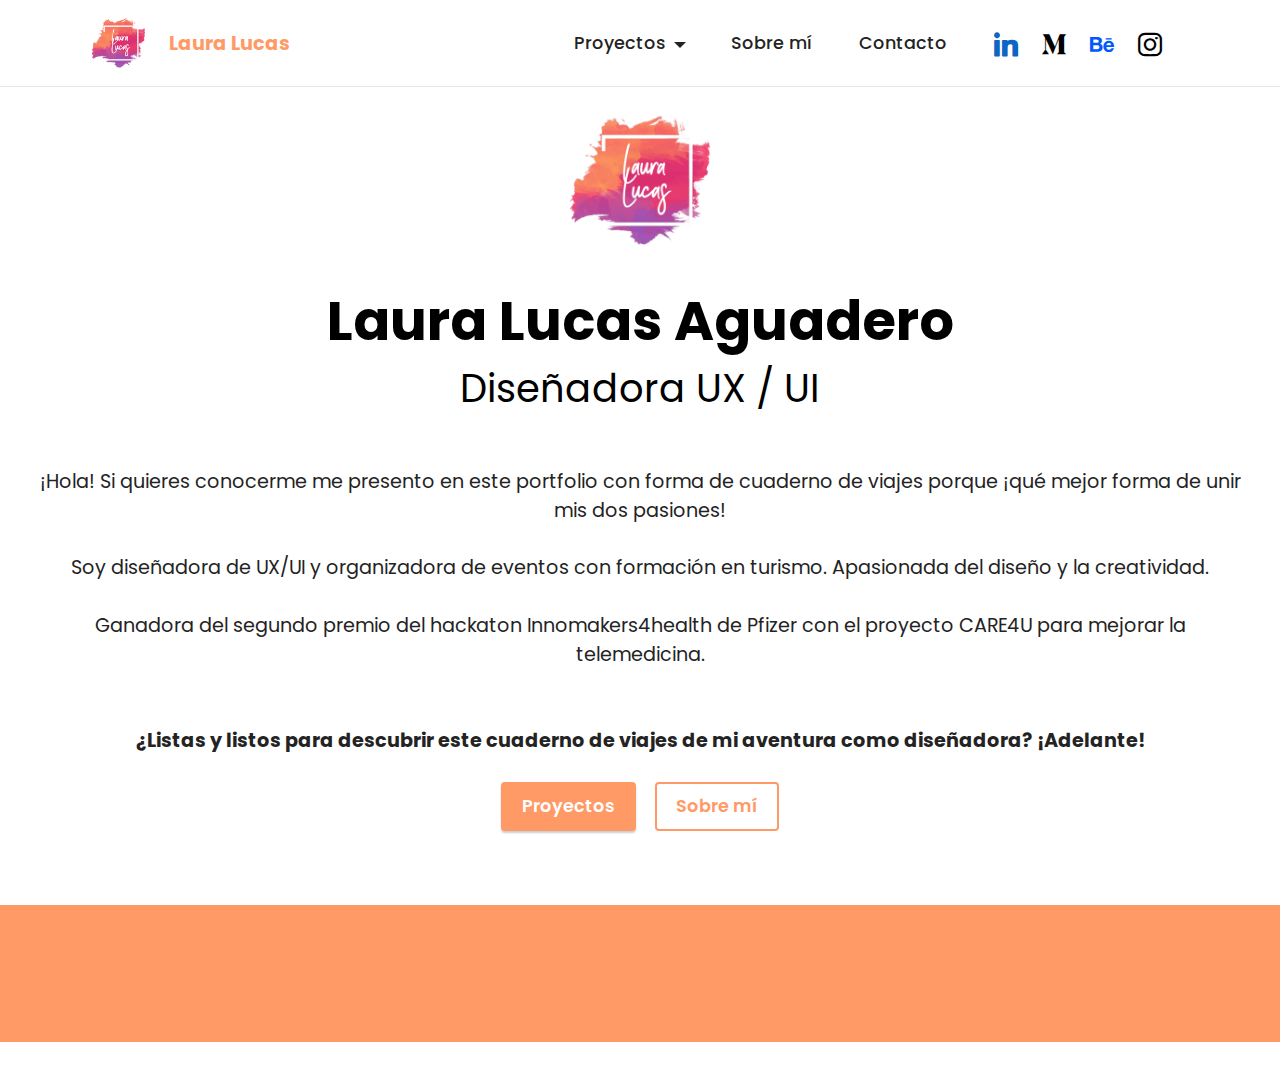
<file: index.html>
<!DOCTYPE html>
<html  >
<head>
  <!-- Site made with Mobirise Website Builder v5.4.1, https://mobirise.com -->
  <meta charset="UTF-8">
  <meta http-equiv="X-UA-Compatible" content="IE=edge">
  <meta name="generator" content="Mobirise v5.4.1, mobirise.com">
  <meta name="viewport" content="width=device-width, initial-scale=1, minimum-scale=1">
  <link rel="shortcut icon" href="assets/images/logo-121x121.png" type="image/x-icon">
  <meta name="description" content="">
  
  
  <title>Inicio</title>
  <link rel="stylesheet" href="assets/bootstrap/css/bootstrap.min.css">
  <link rel="stylesheet" href="assets/bootstrap/css/bootstrap-grid.min.css">
  <link rel="stylesheet" href="assets/bootstrap/css/bootstrap-reboot.min.css">
  <link rel="stylesheet" href="assets/animatecss/animate.css">
  <link rel="stylesheet" href="assets/dropdown/css/style.css">
  <link rel="stylesheet" href="assets/socicon/css/styles.css">
  <link rel="stylesheet" href="assets/theme/css/style.css">
  <link rel="preload" href="https://fonts.googleapis.com/css?family=Poppins:100,100i,200,200i,300,300i,400,400i,500,500i,600,600i,700,700i,800,800i,900,900i&display=swap" as="style" onload="this.onload=null;this.rel='stylesheet'">
  <noscript><link rel="stylesheet" href="https://fonts.googleapis.com/css?family=Poppins:100,100i,200,200i,300,300i,400,400i,500,500i,600,600i,700,700i,800,800i,900,900i&display=swap"></noscript>
  <link rel="preload" as="style" href="assets/mobirise/css/mbr-additional.css"><link rel="stylesheet" href="assets/mobirise/css/mbr-additional.css" type="text/css">
  
  
  
  
</head>
<body>
  
  <section data-bs-version="5.1" class="menu cid-s48OLK6784" once="menu" id="menu1-h">
    
    <nav class="navbar navbar-dropdown navbar-fixed-top navbar-expand-lg">
        <div class="container">
            <div class="navbar-brand">
                <span class="navbar-logo">
                    <a href="index.html">
                        <img src="assets/images/logo-121x121.png" alt="Logo" style="height: 4.4rem;">
                    </a>
                </span>
                <span class="navbar-caption-wrap"><a class="navbar-caption text-danger text-primary display-7" href="index.html">Laura Lucas</a></span>
            </div>
            <button class="navbar-toggler" type="button" data-toggle="collapse" data-bs-toggle="collapse" data-target="#navbarSupportedContent" data-bs-target="#navbarSupportedContent" aria-controls="navbarNavAltMarkup" aria-expanded="false" aria-label="Toggle navigation">
                <div class="hamburger">
                    <span></span>
                    <span></span>
                    <span></span>
                    <span></span>
                </div>
            </button>
            <div class="collapse navbar-collapse" id="navbarSupportedContent">
                <ul class="navbar-nav nav-dropdown nav-right" data-app-modern-menu="true"><li class="nav-item dropdown"><a class="nav-link link text-black text-primary dropdown-toggle display-4" href="#" data-bs-auto-close="outside" aria-expanded="false" data-toggle="dropdown-submenu" data-bs-toggle="dropdown">Proyectos</a><div class="dropdown-menu" aria-labelledby="dropdown-undefined"><a class="text-black text-primary dropdown-item display-4" href="page1.html" data-bs-auto-close="outside" aria-expanded="true">Ver todos</a><a class="text-black text-primary dropdown-item display-4" href="pvDesign.html" data-bs-auto-close="outside" aria-expanded="true">pvDesign</a><a class="text-black text-primary dropdown-item display-4" href="page9.html" data-bs-auto-close="outside" aria-expanded="true">OneTrade<br></a><a class="text-black text-primary dropdown-item display-4" href="page4.html" data-bs-auto-close="outside" aria-expanded="true">Uowe</a><a class="text-black text-primary dropdown-item display-4" href="page5.html" data-bs-auto-close="outside" aria-expanded="true">Care4U</a><a class="text-black text-primary dropdown-item display-4" href="page6.html" data-bs-auto-close="outside" aria-expanded="true">Festibuddy</a><a class="text-black text-primary dropdown-item display-4" href="page8.html" data-bs-auto-close="outside" aria-expanded="true">Nearby</a><a class="text-black text-primary dropdown-item display-4" href="page7.html" data-bs-auto-close="outside" aria-expanded="true">Meet2back</a></div></li><li class="nav-item"><a class="nav-link link text-black display-4" href="page2.html">Sobre mí</a></li><li class="nav-item"><a class="nav-link link text-black display-4" href="page3.html">Contacto</a></li></ul>
                <div class="icons-menu">
                    <a class="iconfont-wrapper" href="https://www.linkedin.com/in/laura-lucas-aguadero" target="_blank">
                        <span class="p-2 mbr-iconfont socicon-linkedin socicon" style="color: rgb(14, 101, 194); fill: rgb(14, 101, 194);"></span>
                    </a>
                    <a class="iconfont-wrapper" href="https://lauralucasaguadero.medium.com/" target="_blank">
                        <span class="p-2 mbr-iconfont socicon-medium socicon" style="color: rgb(0, 0, 0); fill: rgb(0, 0, 0);"></span>
                    </a>
                    <a class="iconfont-wrapper" href="https://www.behance.net/lauralucasa" target="_blank">
                        <span class="p-2 mbr-iconfont socicon-behance socicon" style="color: rgb(0, 88, 255); fill: rgb(0, 88, 255);"></span>
                    </a>
                    <a class="iconfont-wrapper" href="https://www.instagram.com/ux_ui_lauraluag/?hl=es" target="_blank">
                        <span class="p-2 mbr-iconfont socicon-instagram socicon"></span>
                    </a>
                </div>
                
            </div>
        </div>
    </nav>

</section>

<section data-bs-version="5.1" class="header1 cid-s48MCQYojq" id="header1-f">

    

    

    <div class="align-center container-fluid">
        <div class="row justify-content-center">
            <div class="col-12 col-lg-12">
                <h1 class="mbr-section-title mbr-fonts-style mb-3 display-1"><strong><br></strong><br><strong>Laura Lucas Aguadero</strong></h1>
                <h2 class="mbr-section-title mbr-fonts-style mb-3 display-2">Diseñadora UX / UI<br><br></h2>
                <p class="mbr-text mbr-fonts-style display-7">¡Hola! Si quieres conocerme me presento en este portfolio con forma de cuaderno de viajes porque ¡qué mejor forma de unir mis dos pasiones! <br><br>Soy diseñadora de UX/UI y organizadora de eventos con formación en turismo. Apasionada del diseño y la creatividad.<br><br>Ganadora del segundo premio del hackaton Innomakers4health de Pfizer con el proyecto CARE4U para mejorar la telemedicina.<br><br><br><strong>¿Listas y listos para descubrir este cuaderno de viajes de mi aventura como diseñadora? ¡Adelante!</strong><br></p>
                <div class="mbr-section-btn mt-3"><a class="btn btn-danger display-4" href="page1.html">Proyectos</a> <a class="btn btn-danger-outline display-4" href="page2.html">Sobre mí</a></div>
            </div>
        </div>
    </div>
</section>

<section data-bs-version="5.1" class="footer3 cid-s48P1Icc8J" once="footers" id="footer3-i">

    

    

    <div class="container">
        <div class="media-container-row align-center mbr-white">
            <div class="row row-links">
                <ul class="foot-menu">
                    
                    
                    
                    
                    
                <li class="foot-menu-item mbr-fonts-style display-7">Hecho con amor por Laura Lucas 💛</li></ul>
            </div>
            
            <div class="row row-copirayt">
                <p class="mbr-text mb-0 mbr-fonts-style mbr-white align-center display-7">
                    © Copyright 2020 Mobirise. All Rights Reserved.
                </p>
            </div>
        </div>
    </div>
</section><section style="background-color: #fff; font-family: -apple-system, BlinkMacSystemFont, 'Segoe UI', 'Roboto', 'Helvetica Neue', Arial, sans-serif; color:#aaa; font-size:12px; padding: 0; align-items: center; display: flex;"><a href="https://mobirise.site/t" style="flex: 1 1; height: 3rem; padding-left: 1rem;"></a><p style="flex: 0 0 auto; margin:0; padding-right:1rem;">This <a href="https://mobirise.site/e" style="color:#aaa;">page</a> was created with Mobirise</p></section><script src="assets/bootstrap/js/bootstrap.bundle.min.js"></script>  <script src="assets/smoothscroll/smooth-scroll.js"></script>  <script src="assets/ytplayer/index.js"></script>  <script src="assets/dropdown/js/navbar-dropdown.js"></script>  <script src="assets/theme/js/script.js"></script>  
  
  
 <div id="scrollToTop" class="scrollToTop mbr-arrow-up"><a style="text-align: center;"><i class="mbr-arrow-up-icon mbr-arrow-up-icon-cm cm-icon cm-icon-smallarrow-up"></i></a></div>
    <input name="animation" type="hidden">
  </body>
</html>
</file>
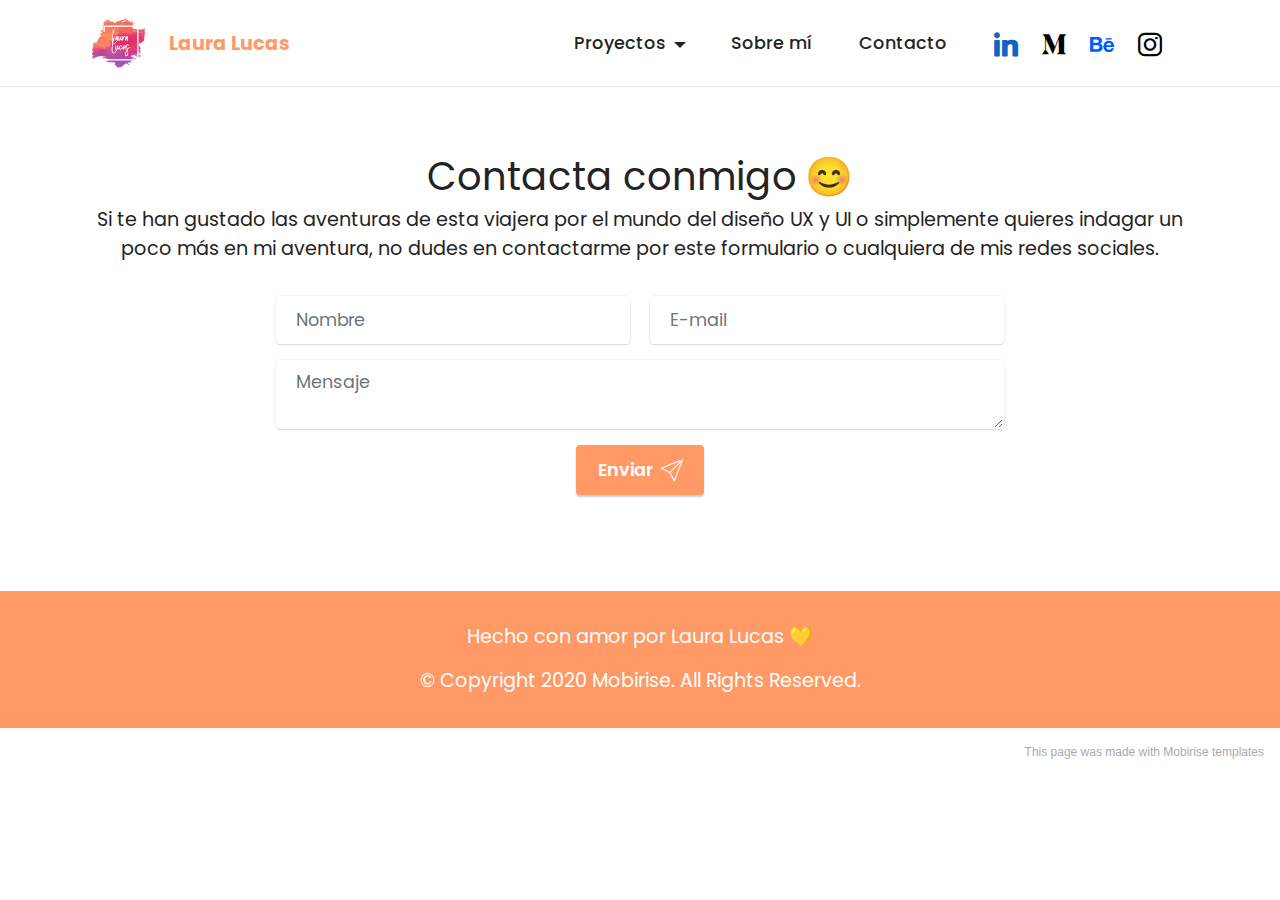
<file: OneTrade.html>
<!DOCTYPE html>
<html  >
<head>
  <!-- Site made with Mobirise Website Builder v5.4.1, https://mobirise.com -->
  <meta charset="UTF-8">
  <meta http-equiv="X-UA-Compatible" content="IE=edge">
  <meta name="generator" content="Mobirise v5.4.1, mobirise.com">
  <meta name="viewport" content="width=device-width, initial-scale=1, minimum-scale=1">
  <link rel="shortcut icon" href="assets/images/logo-121x121.png" type="image/x-icon">
  <meta name="description" content="">
  
  
  <title>Contacto</title>
  <link rel="stylesheet" href="assets/web/assets/mobirise-icons/mobirise-icons.css">
  <link rel="stylesheet" href="assets/bootstrap/css/bootstrap.min.css">
  <link rel="stylesheet" href="assets/bootstrap/css/bootstrap-grid.min.css">
  <link rel="stylesheet" href="assets/bootstrap/css/bootstrap-reboot.min.css">
  <link rel="stylesheet" href="assets/animatecss/animate.css">
  <link rel="stylesheet" href="assets/dropdown/css/style.css">
  <link rel="stylesheet" href="assets/socicon/css/styles.css">
  <link rel="stylesheet" href="assets/theme/css/style.css">
  <link rel="preload" href="https://fonts.googleapis.com/css?family=Poppins:100,100i,200,200i,300,300i,400,400i,500,500i,600,600i,700,700i,800,800i,900,900i&display=swap" as="style" onload="this.onload=null;this.rel='stylesheet'">
  <noscript><link rel="stylesheet" href="https://fonts.googleapis.com/css?family=Poppins:100,100i,200,200i,300,300i,400,400i,500,500i,600,600i,700,700i,800,800i,900,900i&display=swap"></noscript>
  <link rel="preload" as="style" href="assets/mobirise/css/mbr-additional.css"><link rel="stylesheet" href="assets/mobirise/css/mbr-additional.css" type="text/css">
  
  
  
  
</head>
<body>
  
  <section data-bs-version="5.1" class="menu cid-s48OLK6784" once="menu" id="menu1-o">
    
    <nav class="navbar navbar-dropdown navbar-fixed-top navbar-expand-lg">
        <div class="container">
            <div class="navbar-brand">
                <span class="navbar-logo">
                    <a href="index.html">
                        <img src="assets/images/logo-121x121.png" alt="Logo" style="height: 4.4rem;">
                    </a>
                </span>
                <span class="navbar-caption-wrap"><a class="navbar-caption text-danger text-primary display-7" href="index.html">Laura Lucas</a></span>
            </div>
            <button class="navbar-toggler" type="button" data-toggle="collapse" data-bs-toggle="collapse" data-target="#navbarSupportedContent" data-bs-target="#navbarSupportedContent" aria-controls="navbarNavAltMarkup" aria-expanded="false" aria-label="Toggle navigation">
                <div class="hamburger">
                    <span></span>
                    <span></span>
                    <span></span>
                    <span></span>
                </div>
            </button>
            <div class="collapse navbar-collapse" id="navbarSupportedContent">
                <ul class="navbar-nav nav-dropdown nav-right" data-app-modern-menu="true"><li class="nav-item dropdown"><a class="nav-link link text-black text-primary dropdown-toggle display-4" href="#" data-bs-auto-close="outside" aria-expanded="false" data-toggle="dropdown-submenu" data-bs-toggle="dropdown">Proyectos</a><div class="dropdown-menu" aria-labelledby="dropdown-undefined"><a class="text-black text-primary dropdown-item display-4" href="page1.html" data-bs-auto-close="outside" aria-expanded="true">Ver todos</a><a class="text-black text-primary dropdown-item display-4" href="pvDesign.html" data-bs-auto-close="outside" aria-expanded="true">pvDesign</a><a class="text-black text-primary dropdown-item display-4" href="page9.html" data-bs-auto-close="outside" aria-expanded="true">OneTrade<br></a><a class="text-black text-primary dropdown-item display-4" href="page4.html" data-bs-auto-close="outside" aria-expanded="true">Uowe</a><a class="text-black text-primary dropdown-item display-4" href="page5.html" data-bs-auto-close="outside" aria-expanded="true">Care4U</a><a class="text-black text-primary dropdown-item display-4" href="page6.html" data-bs-auto-close="outside" aria-expanded="true">Festibuddy</a><a class="text-black text-primary dropdown-item display-4" href="page8.html" data-bs-auto-close="outside" aria-expanded="true">Nearby</a><a class="text-black text-primary dropdown-item display-4" href="page7.html" data-bs-auto-close="outside" aria-expanded="true">Meet2back</a></div></li><li class="nav-item"><a class="nav-link link text-black display-4" href="page2.html">Sobre mí</a></li><li class="nav-item"><a class="nav-link link text-black display-4" href="page3.html">Contacto</a></li></ul>
                <div class="icons-menu">
                    <a class="iconfont-wrapper" href="https://www.linkedin.com/in/laura-lucas-aguadero" target="_blank">
                        <span class="p-2 mbr-iconfont socicon-linkedin socicon" style="color: rgb(14, 101, 194); fill: rgb(14, 101, 194);"></span>
                    </a>
                    <a class="iconfont-wrapper" href="https://lauralucasaguadero.medium.com/" target="_blank">
                        <span class="p-2 mbr-iconfont socicon-medium socicon" style="color: rgb(0, 0, 0); fill: rgb(0, 0, 0);"></span>
                    </a>
                    <a class="iconfont-wrapper" href="https://www.behance.net/lauralucasa" target="_blank">
                        <span class="p-2 mbr-iconfont socicon-behance socicon" style="color: rgb(0, 88, 255); fill: rgb(0, 88, 255);"></span>
                    </a>
                    <a class="iconfont-wrapper" href="https://www.instagram.com/ux_ui_lauraluag/?hl=es" target="_blank">
                        <span class="p-2 mbr-iconfont socicon-instagram socicon"></span>
                    </a>
                </div>
                
            </div>
        </div>
    </nav>

</section>

<section data-bs-version="5.1" class="form5 cid-sH11qBWHpJ" id="form5-11">
    
    
    <div class="container">
        <div class="mbr-section-head">
            <h3 class="mbr-section-title mbr-fonts-style align-center mb-0 display-2">
                Contacta conmigo<strong> 😊</strong></h3>
            <h4 class="mbr-section-subtitle mbr-fonts-style align-center mb-0 mt-2 display-7">Si te han gustado las aventuras de esta viajera por el mundo del diseño UX y UI o simplemente quieres indagar un poco más en mi aventura, no dudes en contactarme por este formulario o cualquiera de mis redes sociales.</h4>
        </div>
        <div class="row justify-content-center mt-4">
            <div class="col-lg-8 mx-auto mbr-form" data-form-type="formoid">
                <form action="https://mobirise.eu/" method="POST" class="mbr-form form-with-styler" data-form-title="Form Name"><input type="hidden" name="email" data-form-email="true" value="sGvQNl65PxkPVoaY2rRbYqDRHI75rUmv7I4lHemI0B2OAFXK+kJ3iDeUzQbDuBX2IYzDSHI6cg+YR206pGtU5mLAjV+/CQCxiJ3iH+YAuqrD0DY+6v9kewEqUfCRs2ru">
                    <div class="row">
                        <div hidden="hidden" data-form-alert="" class="alert alert-success col-12">Gracias por contactarme! Te contestaré veloz como un rayo ⚡️</div>
                        <div hidden="hidden" data-form-alert-danger="" class="alert alert-danger col-12">Oops...! some
                            problem!</div>
                    </div>
                    <div class="dragArea row">
                        <div class="col-md col-sm-12 form-group mb-3" data-for="name">
                            <input type="text" name="name" placeholder="Nombre" data-form-field="name" class="form-control" value="" id="name-form5-11">
                        </div>
                        <div class="col-md col-sm-12 form-group mb-3" data-for="email">
                            <input type="email" name="email" placeholder="E-mail" data-form-field="email" class="form-control" value="" id="email-form5-11">
                        </div>
                        
                        <div class="col-12 form-group mb-3" data-for="textarea">
                            <textarea name="textarea" placeholder="Mensaje" data-form-field="textarea" class="form-control" id="textarea-form5-11"></textarea>
                        </div>
                        <div class="col-lg-12 col-md-12 col-sm-12 align-center mbr-section-btn"><button type="submit" class="btn btn-danger display-4"><span class="mbri-paper-plane mbr-iconfont mbr-iconfont-btn"></span>Enviar</button></div>
                    </div>
                </form>
            </div>
        </div>
    </div>
</section>

<section data-bs-version="5.1" class="footer3 cid-s48P1Icc8J" once="footers" id="footer3-p">

    

    

    <div class="container">
        <div class="media-container-row align-center mbr-white">
            <div class="row row-links">
                <ul class="foot-menu">
                    
                    
                    
                    
                    
                <li class="foot-menu-item mbr-fonts-style display-7">Hecho con amor por Laura Lucas 💛</li></ul>
            </div>
            
            <div class="row row-copirayt">
                <p class="mbr-text mb-0 mbr-fonts-style mbr-white align-center display-7">
                    © Copyright 2020 Mobirise. All Rights Reserved.
                </p>
            </div>
        </div>
    </div>
</section><section style="background-color: #fff; font-family: -apple-system, BlinkMacSystemFont, 'Segoe UI', 'Roboto', 'Helvetica Neue', Arial, sans-serif; color:#aaa; font-size:12px; padding: 0; align-items: center; display: flex;"><a href="https://mobirise.site/f" style="flex: 1 1; height: 3rem; padding-left: 1rem;"></a><p style="flex: 0 0 auto; margin:0; padding-right:1rem;"><a href="https://mobirise.site/r" style="color:#aaa;">This page</a> was made with Mobirise templates</p></section><script src="assets/bootstrap/js/bootstrap.bundle.min.js"></script>  <script src="assets/smoothscroll/smooth-scroll.js"></script>  <script src="assets/ytplayer/index.js"></script>  <script src="assets/dropdown/js/navbar-dropdown.js"></script>  <script src="assets/theme/js/script.js"></script>  <script src="assets/formoid/formoid.min.js"></script>  
  
  
 <div id="scrollToTop" class="scrollToTop mbr-arrow-up"><a style="text-align: center;"><i class="mbr-arrow-up-icon mbr-arrow-up-icon-cm cm-icon cm-icon-smallarrow-up"></i></a></div>
    <input name="animation" type="hidden">
  </body>
</html>
</file>
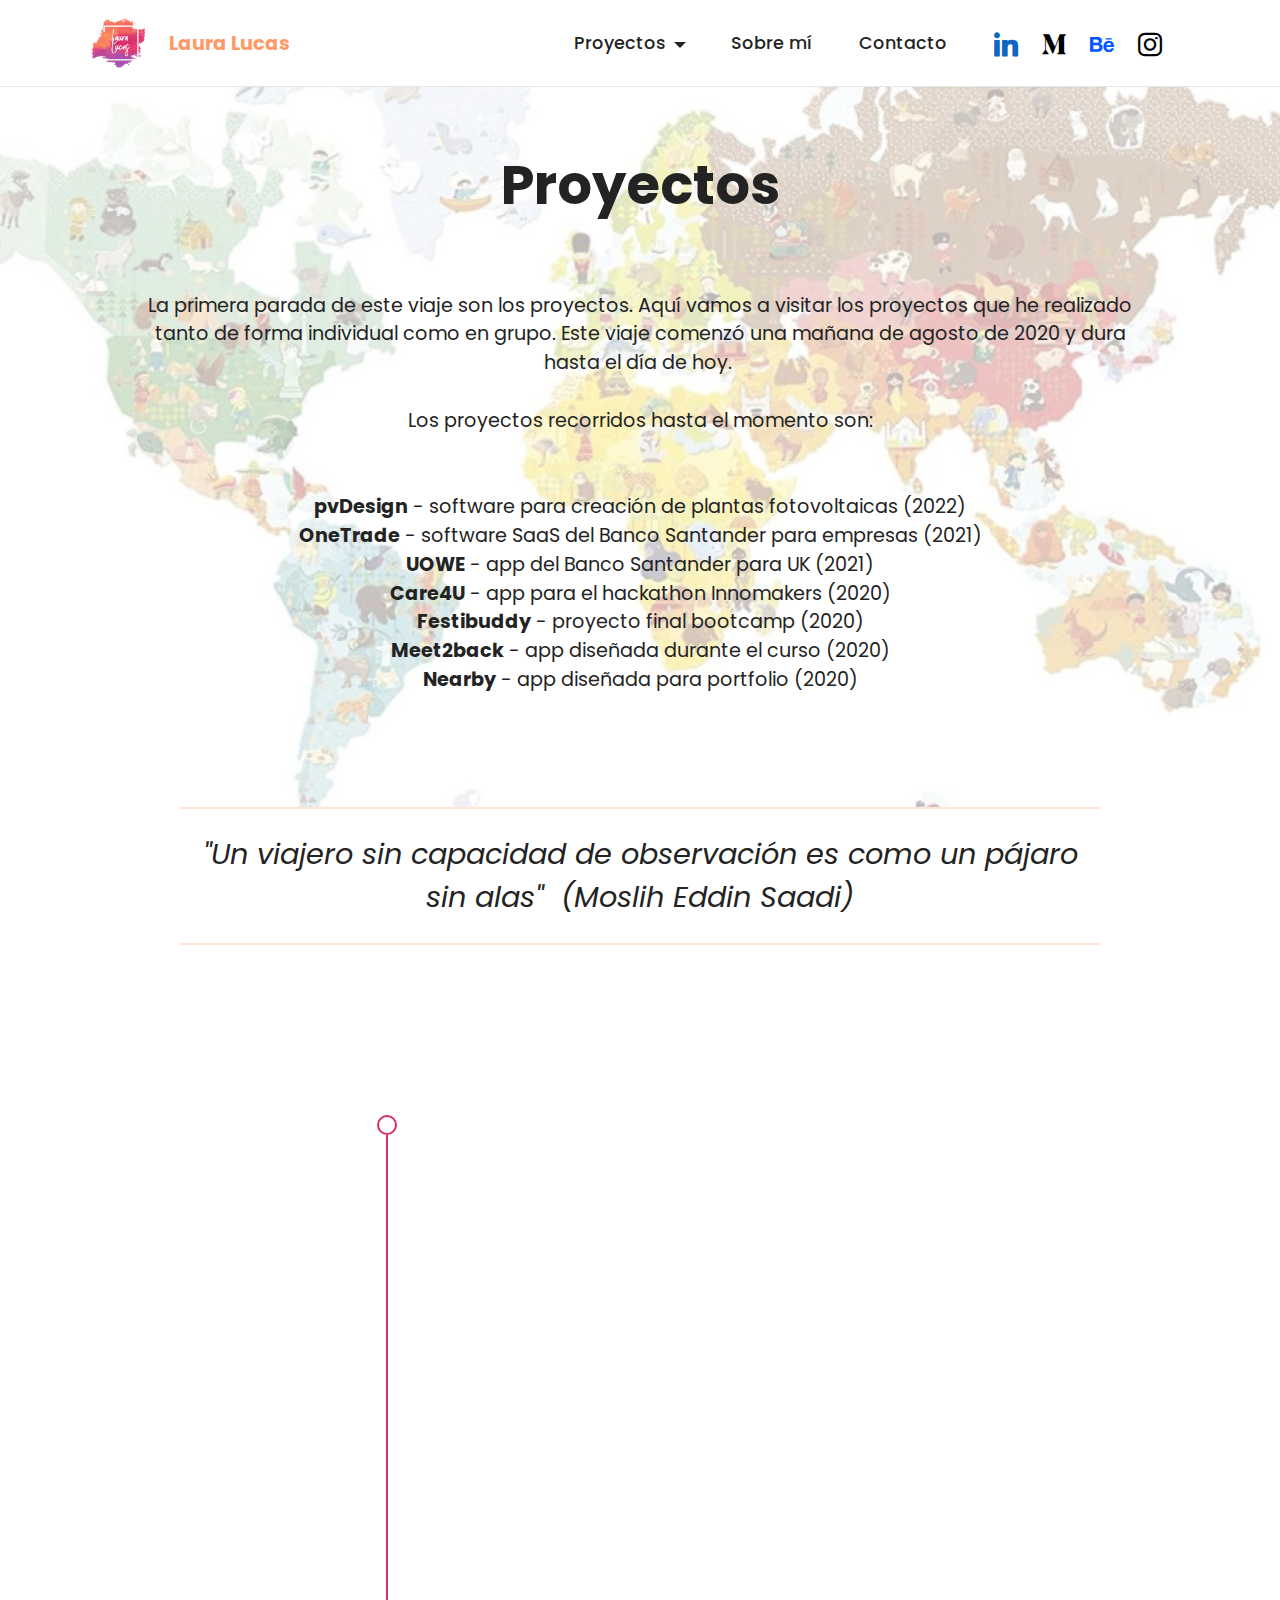
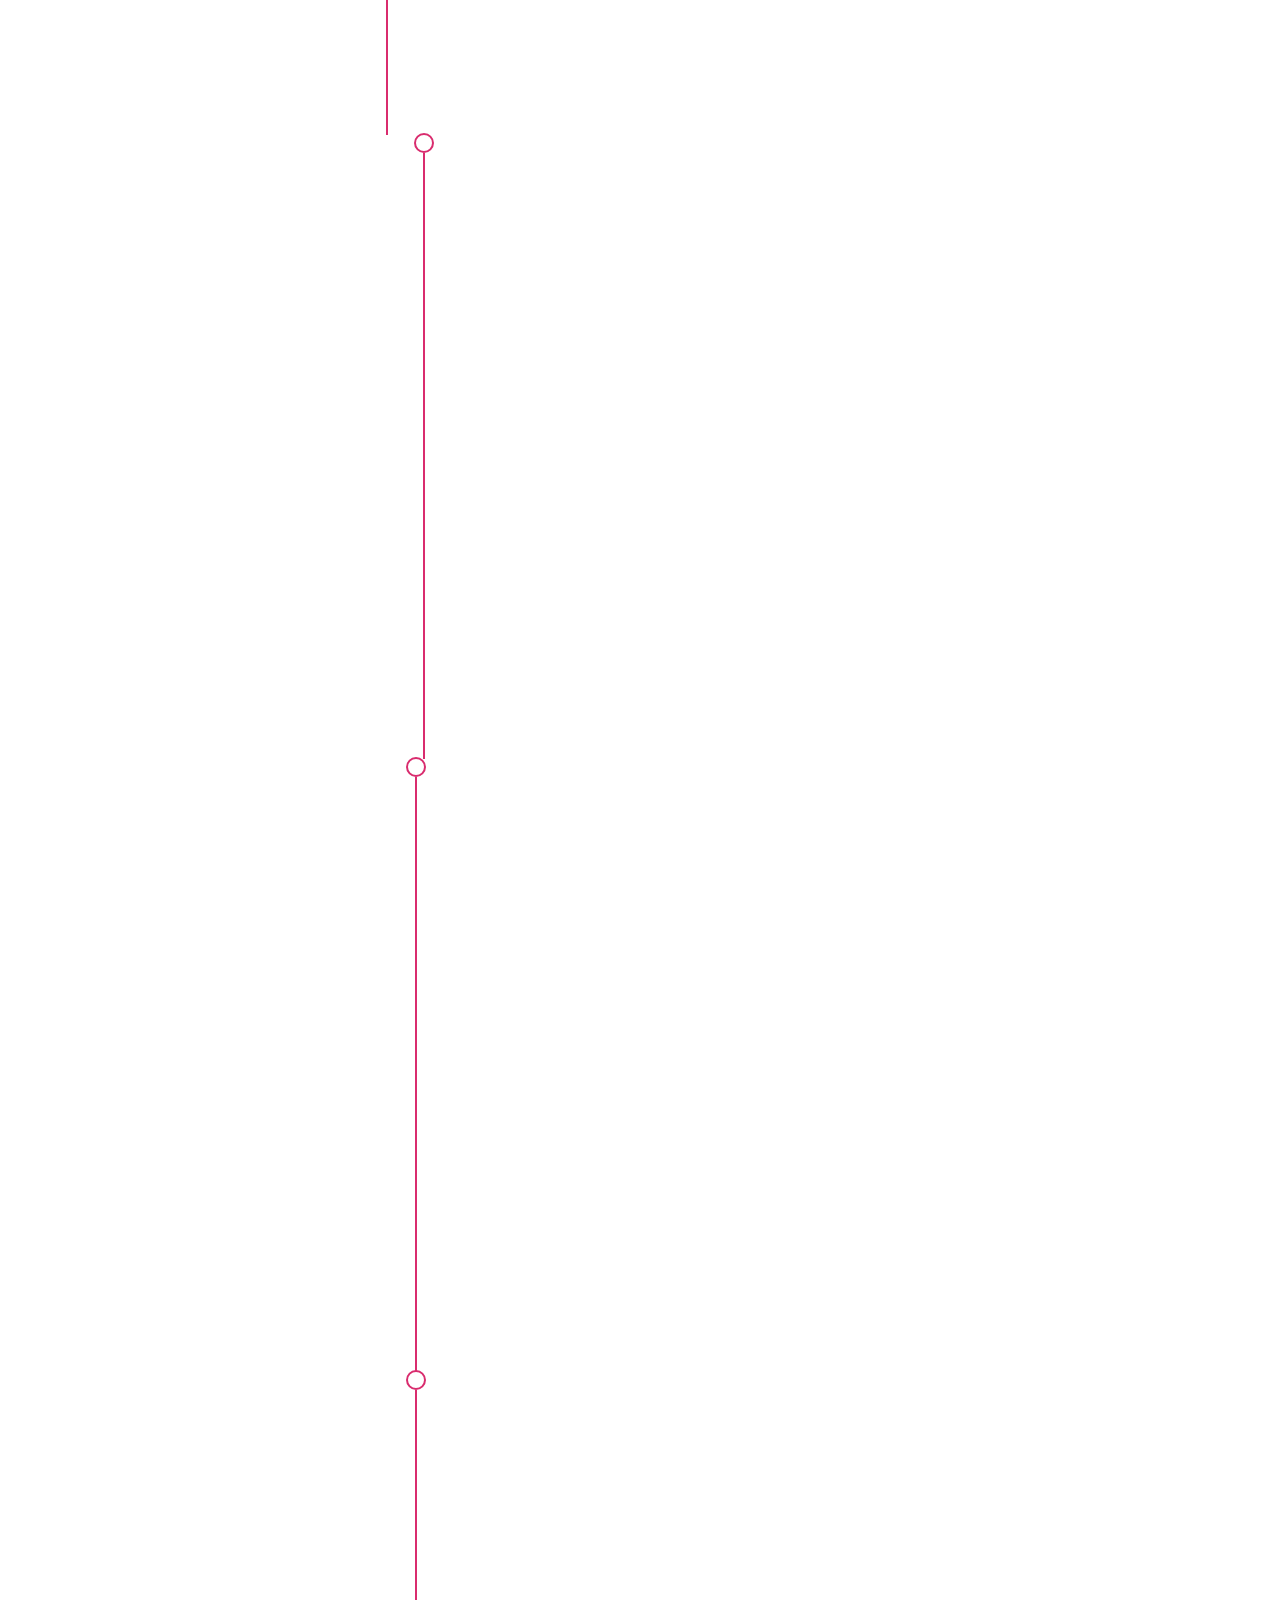
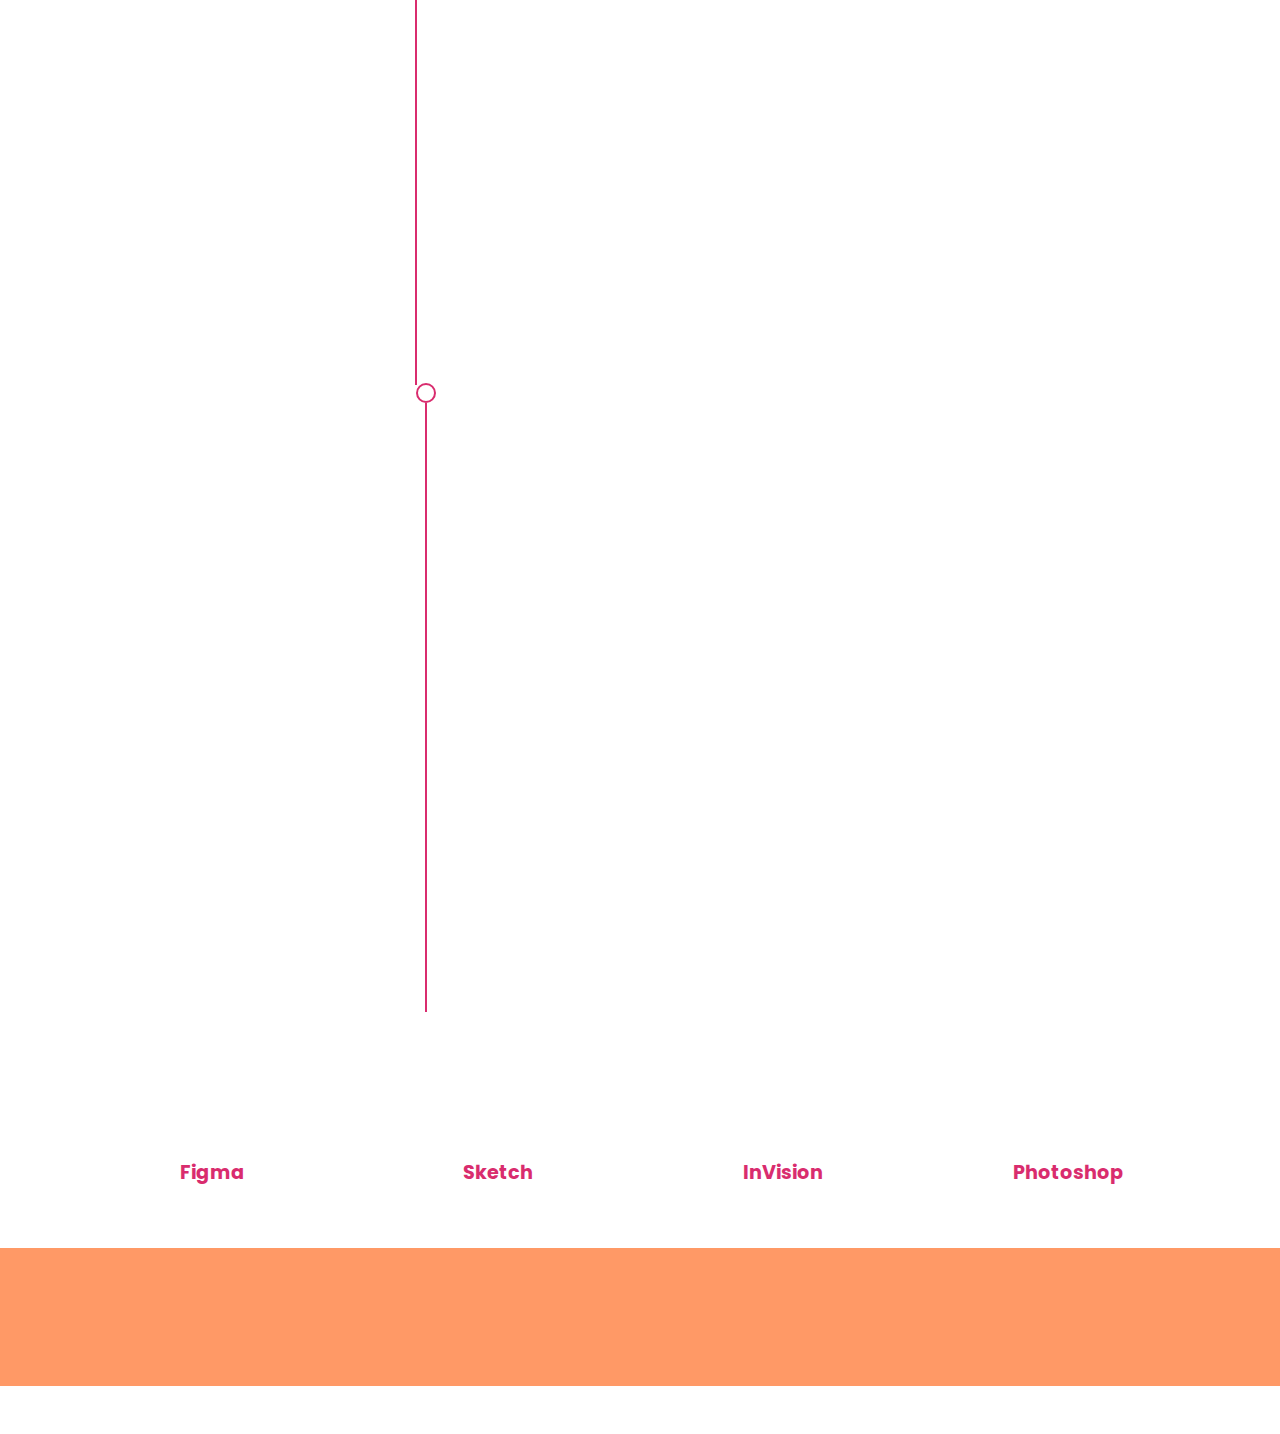
<file: page1.html>
<!DOCTYPE html>
<html  >
<head>
  <!-- Site made with Mobirise Website Builder v5.4.1, https://mobirise.com -->
  <meta charset="UTF-8">
  <meta http-equiv="X-UA-Compatible" content="IE=edge">
  <meta name="generator" content="Mobirise v5.4.1, mobirise.com">
  <meta name="viewport" content="width=device-width, initial-scale=1, minimum-scale=1">
  <link rel="shortcut icon" href="assets/images/logo-121x121.png" type="image/x-icon">
  <meta name="description" content="">
  
  
  <title>Proyectos</title>
  <link rel="stylesheet" href="assets/bootstrap/css/bootstrap.min.css">
  <link rel="stylesheet" href="assets/bootstrap/css/bootstrap-grid.min.css">
  <link rel="stylesheet" href="assets/bootstrap/css/bootstrap-reboot.min.css">
  <link rel="stylesheet" href="assets/animatecss/animate.css">
  <link rel="stylesheet" href="assets/dropdown/css/style.css">
  <link rel="stylesheet" href="assets/socicon/css/styles.css">
  <link rel="stylesheet" href="assets/theme/css/style.css">
  <link rel="preload" href="https://fonts.googleapis.com/css?family=Poppins:100,100i,200,200i,300,300i,400,400i,500,500i,600,600i,700,700i,800,800i,900,900i&display=swap" as="style" onload="this.onload=null;this.rel='stylesheet'">
  <noscript><link rel="stylesheet" href="https://fonts.googleapis.com/css?family=Poppins:100,100i,200,200i,300,300i,400,400i,500,500i,600,600i,700,700i,800,800i,900,900i&display=swap"></noscript>
  <link rel="preload" as="style" href="assets/mobirise/css/mbr-additional.css"><link rel="stylesheet" href="assets/mobirise/css/mbr-additional.css" type="text/css">
  
  
  
  
</head>
<body>
  
  <section data-bs-version="5.1" class="menu cid-s48OLK6784" once="menu" id="menu1-k">
    
    <nav class="navbar navbar-dropdown navbar-fixed-top navbar-expand-lg">
        <div class="container">
            <div class="navbar-brand">
                <span class="navbar-logo">
                    <a href="index.html">
                        <img src="assets/images/logo-121x121.png" alt="Logo" style="height: 4.4rem;">
                    </a>
                </span>
                <span class="navbar-caption-wrap"><a class="navbar-caption text-danger text-primary display-7" href="index.html">Laura Lucas</a></span>
            </div>
            <button class="navbar-toggler" type="button" data-toggle="collapse" data-bs-toggle="collapse" data-target="#navbarSupportedContent" data-bs-target="#navbarSupportedContent" aria-controls="navbarNavAltMarkup" aria-expanded="false" aria-label="Toggle navigation">
                <div class="hamburger">
                    <span></span>
                    <span></span>
                    <span></span>
                    <span></span>
                </div>
            </button>
            <div class="collapse navbar-collapse" id="navbarSupportedContent">
                <ul class="navbar-nav nav-dropdown nav-right" data-app-modern-menu="true"><li class="nav-item dropdown"><a class="nav-link link text-black text-primary dropdown-toggle display-4" href="#" data-bs-auto-close="outside" aria-expanded="false" data-toggle="dropdown-submenu" data-bs-toggle="dropdown">Proyectos</a><div class="dropdown-menu" aria-labelledby="dropdown-undefined"><a class="text-black text-primary dropdown-item display-4" href="page1.html" data-bs-auto-close="outside" aria-expanded="true">Ver todos</a><a class="text-black text-primary dropdown-item display-4" href="pvDesign.html" data-bs-auto-close="outside" aria-expanded="true">pvDesign</a><a class="text-black text-primary dropdown-item display-4" href="page9.html" data-bs-auto-close="outside" aria-expanded="true">OneTrade<br></a><a class="text-black text-primary dropdown-item display-4" href="page4.html" data-bs-auto-close="outside" aria-expanded="true">Uowe</a><a class="text-black text-primary dropdown-item display-4" href="page5.html" data-bs-auto-close="outside" aria-expanded="true">Care4U</a><a class="text-black text-primary dropdown-item display-4" href="page6.html" data-bs-auto-close="outside" aria-expanded="true">Festibuddy</a><a class="text-black text-primary dropdown-item display-4" href="page8.html" data-bs-auto-close="outside" aria-expanded="true">Nearby</a><a class="text-black text-primary dropdown-item display-4" href="page7.html" data-bs-auto-close="outside" aria-expanded="true">Meet2back</a></div></li><li class="nav-item"><a class="nav-link link text-black display-4" href="page2.html">Sobre mí</a></li><li class="nav-item"><a class="nav-link link text-black display-4" href="page3.html">Contacto</a></li></ul>
                <div class="icons-menu">
                    <a class="iconfont-wrapper" href="https://www.linkedin.com/in/laura-lucas-aguadero" target="_blank">
                        <span class="p-2 mbr-iconfont socicon-linkedin socicon" style="color: rgb(14, 101, 194); fill: rgb(14, 101, 194);"></span>
                    </a>
                    <a class="iconfont-wrapper" href="https://lauralucasaguadero.medium.com/" target="_blank">
                        <span class="p-2 mbr-iconfont socicon-medium socicon" style="color: rgb(0, 0, 0); fill: rgb(0, 0, 0);"></span>
                    </a>
                    <a class="iconfont-wrapper" href="https://www.behance.net/lauralucasa" target="_blank">
                        <span class="p-2 mbr-iconfont socicon-behance socicon" style="color: rgb(0, 88, 255); fill: rgb(0, 88, 255);"></span>
                    </a>
                    <a class="iconfont-wrapper" href="https://www.instagram.com/ux_ui_lauraluag/?hl=es" target="_blank">
                        <span class="p-2 mbr-iconfont socicon-instagram socicon"></span>
                    </a>
                </div>
                
            </div>
        </div>
    </nav>

</section>

<section data-bs-version="5.1" class="header13 cid-sH5VWbOp4P" id="header13-1w">

    

    <div class="mbr-overlay" style="opacity: 0.7; background-color: rgb(255, 255, 255);"></div>

    <div class="align-center container-fluid">
        <div class="row justify-content-center">
            <div class="col-12 col-lg-10">
                <h1 class="mbr-section-title mbr-fonts-style mb-3 display-1"><strong>Proyectos</strong><br><strong><br></strong></h1>
                
                <p class="mbr-text mbr-fonts-style mb-3 display-7">
                    La primera parada de este viaje son los proyectos. Aquí vamos a visitar los&nbsp;proyectos que he realizado tanto de forma individual como en grupo.&nbsp;Este viaje comenzó una mañana de agosto de 2020 y dura hasta el día de hoy.&nbsp;<br><br>Los proyectos recorridos hasta el momento son:<br><br><strong><br>pvDesign</strong> - software para creación de plantas fotovoltaicas (2022)<br><strong>OneTrade</strong> - software SaaS del Banco Santander para empresas (2021)<br><strong>UOWE</strong>  - app del Banco Santander para UK (2021)<br><strong>Care4U</strong> - app para el hackathon Innomakers (2020)<br><strong>Festibuddy</strong> - proyecto final bootcamp (2020)<br><strong>Meet2back</strong> - app diseñada durante el curso (2020)<br><strong>Nearby</strong> - app diseñada para portfolio (2020)<br></p>
                
                
            </div>
        </div>
    </div>
</section>

<section data-bs-version="5.1" class="content6 cid-sH5VE21n3R" id="content6-1v">
    
    <div class="container">
        <div class="row justify-content-center">
            <div class="col-md-12 col-lg-10">
                <hr class="line">
                <p class="mbr-text align-center mbr-fonts-style my-4 display-5"><em>"Un viajero sin capacidad de observación es como un pájaro sin alas"&nbsp; (Moslih Eddin Saadi)</em><br></p>
                <hr class="line">
            </div>
        </div>
    </div>
</section>

<section data-bs-version="5.1" class="timeline2 cid-sH5TXo6qxH" id="timeline2-1t">

    

    
    <div class="container">
        <div class="mbr-section-head">
            <h3 class="mbr-section-title mbr-fonts-style align-center mb-0 display-1">
                <strong>Viaje por mis proyectos</strong></h3>
            
        </div>
        <div class="timelines-container mt-4">
            <div class="row timeline-element separline mb-5">
                <div class="timeline-date-panel col-12 col-md-4">
                    <div class="time-line-date-content">
                        <h4 class="mbr-timeline-date mbr-fonts-style display-7">&nbsp;2021</h4>
                    </div>
                </div>
                <span class="iconBackground"></span>
                <div class="col-12 col-md-8">
                    <div class="timeline-text-content">
                        <h4 class="mbr-timeline-title mb-4 mbr-fonts-style display-2">
                            <strong>Uowe</strong><br><strong><br></strong></h4>
                        <div class="image-wrapper mb-4">
                            <a href="page4.html"><img src="assets/images/group-77-791x524.jpg" alt="Mobirise" title=""></a>
                        </div>
                        <p class="mbr-text mbr-fonts-style display-7">
                            Proyecto actual para el Banco Santander.</p>
                    </div>
                </div>
            </div>
            <div class="row timeline-element separline mb-5">
                <div class="timeline-date-panel col-12 col-md-4">
                    <div class="time-line-date-content">
                        <h4 class="mbr-timeline-date mbr-fonts-style display-7">
                            Noviembre 2020</h4>
                    </div>
                </div>
                <span class="iconBackground"></span>
                <div class="col-12 col-md-8">
                    <div class="timeline-text-content">
                        <h4 class="mbr-timeline-title mb-4 mbr-fonts-style display-2">
                            <strong>Care4U</strong></h4>
                        <div class="image-wrapper mb-4">
                            <a href="page5.html"><img src="assets/images/group-78-791x524.jpg" alt="Mobirise" title=""></a>
                        </div>
                        <p class="mbr-text mbr-fonts-style display-7">
                            2º premio en el hackathon Innomakers4health de Pfizer.</p>
                    </div>
                </div>
            </div>
            <div class="row timeline-element separline mb-5">
                <div class="timeline-date-panel col-12 col-md-4">
                    <div class="time-line-date-content">
                        <h4 class="mbr-timeline-date mbr-fonts-style display-7">
                            Octubre 2020</h4>
                    </div>
                </div>
                <span class="iconBackground"></span>
                <div class="col-12 col-md-8">
                    <div class="timeline-text-content">
                        <h4 class="mbr-timeline-title mb-4 mbr-fonts-style display-2">
                            <strong>Festibuddy</strong></h4>
                        <div class="image-wrapper mb-4">
                            <a href="page6.html"><img src="assets/images/group-102-791x524.jpg" alt="Mobirise" title=""></a>
                        </div>
                        <p class="mbr-text mbr-fonts-style display-7">
                            Proyecto final del bootcamp.</p>
                    </div>
                </div>
            </div>
            <div class="row timeline-element separline mb-5">
                <div class="timeline-date-panel col-12 col-md-4">
                    <div class="time-line-date-content">
                        <h4 class="mbr-timeline-date mbr-fonts-style display-7">
                            Octubre 2020</h4>
                    </div>
                </div>
                <span class="iconBackground"></span>
                <div class="col-12 col-md-8">
                    <div class="timeline-text-content">
                        <h4 class="mbr-timeline-title mb-4 mbr-fonts-style display-2">
                            <strong>Nearby</strong></h4>
                        <div class="image-wrapper mb-4">
                            <a href="page8.html"><img src="assets/images/image-94-791x524.jpg" alt="Mobirise" title=""></a>
                        </div>
                        <p class="mbr-text mbr-fonts-style display-7">
                            Proyecto realizado en el contexto de la pandemia.</p>
                    </div>
                </div>
            </div>
            <div class="row timeline-element separline mb-5">
                <div class="timeline-date-panel col-12 col-md-4">
                    <div class="time-line-date-content">
                        <h4 class="mbr-timeline-date mbr-fonts-style display-7">
                            Septiembre 2002</h4>
                    </div>
                </div>
                <span class="iconBackground"></span>
                <div class="col-12 col-md-8">
                    <div class="timeline-text-content">
                        <h4 class="mbr-timeline-title mb-4 mbr-fonts-style display-2">
                            <strong>Meet2back</strong></h4>
                        <div class="image-wrapper mb-4">
                            <a href="page7.html"><img src="assets/images/group-103-791x524.jpg" alt="Mobirise" title=""></a>
                        </div>
                        <p class="mbr-text mbr-fonts-style display-7">
                            App diseñada como proyecto social.</p>
                    </div>
                </div>
            </div>
            
            
            
            
            
            
            
        </div>
    </div>
</section>

<section data-bs-version="5.1" class="features23 cid-sH67iTgERB" id="features23-1x">

    

    
    <div class="container">
        <div class="card-wrapper">
            <div class="card-box align-left">
                <h4 class="mbr-section-title mbr-fonts-style display-2">Herramientas utilizadas</h4>
                
                
            </div>
        </div>
        <!-- col-12 col-md-6 col-lg-4 -->
        <div class="row justify-content-center content-row mt-4">
            <div class="card p-4 p-md-3 col-md-6 col-lg-3">
                <div class="card-box">
                    <div class="title">
                        <span class="num mbr-fonts-style display-7"><strong>Figma</strong></span>
                    </div>
                    
                    <p class="mbr-text card-text mbr-fonts-style display-7">
                        .
                    </p>
                </div>
            </div>
            <div class="card p-4 p-md-3 col-md-6 col-lg-3">
                <div class="card-box">
                    <div class="title">
                        <span class="num mbr-fonts-style display-7"><strong>Sketch</strong></span>
                    </div>
                    
                    <p class="mbr-text card-text mbr-fonts-style display-7">
                        .
                    </p>
                </div>
            </div>
            <div class="card p-4 p-md-3 col-md-6 col-lg-3">
                <div class="card-box">
                    <div class="title">
                        <span class="num mbr-fonts-style display-7"><strong>InVision</strong></span>
                    </div>
                    
                    <p class="mbr-text card-text mbr-fonts-style display-7">
                        .
                    </p>
                </div>
            </div>
            <div class="card p-4 p-md-3 col-md-6 col-lg-3">
                <div class="card-box">
                    <div class="title">
                        <span class="num mbr-fonts-style display-7"><strong>Photoshop</strong></span>
                    </div>
                    
                    <p class="mbr-text card-text mbr-fonts-style display-7">
                        .
                    </p>
                </div>
            </div>
            
            
            
            
        </div>
    </div>
</section>

<section data-bs-version="5.1" class="footer3 cid-sH0qcljfDZ" once="footers" id="footer3-s">

    

    

    <div class="container">
        <div class="media-container-row align-center mbr-white">
            <div class="row row-links">
                <ul class="foot-menu">
                    
                    
                    
                    
                    
                <li class="foot-menu-item mbr-fonts-style display-7">Hecho con amor por Laura Lucas 💛</li></ul>
            </div>
            
            <div class="row row-copirayt">
                <p class="mbr-text mb-0 mbr-fonts-style mbr-white align-center display-7">
                    © Copyright 2020 Mobirise. All Rights Reserved.
                </p>
            </div>
        </div>
    </div>
</section><section style="background-color: #fff; font-family: -apple-system, BlinkMacSystemFont, 'Segoe UI', 'Roboto', 'Helvetica Neue', Arial, sans-serif; color:#aaa; font-size:12px; padding: 0; align-items: center; display: flex;"><a href="https://mobirise.site/s" style="flex: 1 1; height: 3rem; padding-left: 1rem;"></a><p style="flex: 0 0 auto; margin:0; padding-right:1rem;">Created with Mobirise <a href="https://mobirise.site/u" style="color:#aaa;">website</a> theme</p></section><script src="assets/bootstrap/js/bootstrap.bundle.min.js"></script>  <script src="assets/smoothscroll/smooth-scroll.js"></script>  <script src="assets/ytplayer/index.js"></script>  <script src="assets/dropdown/js/navbar-dropdown.js"></script>  <script src="assets/theme/js/script.js"></script>  
  
  
 <div id="scrollToTop" class="scrollToTop mbr-arrow-up"><a style="text-align: center;"><i class="mbr-arrow-up-icon mbr-arrow-up-icon-cm cm-icon cm-icon-smallarrow-up"></i></a></div>
    <input name="animation" type="hidden">
  </body>
</html>
</file>
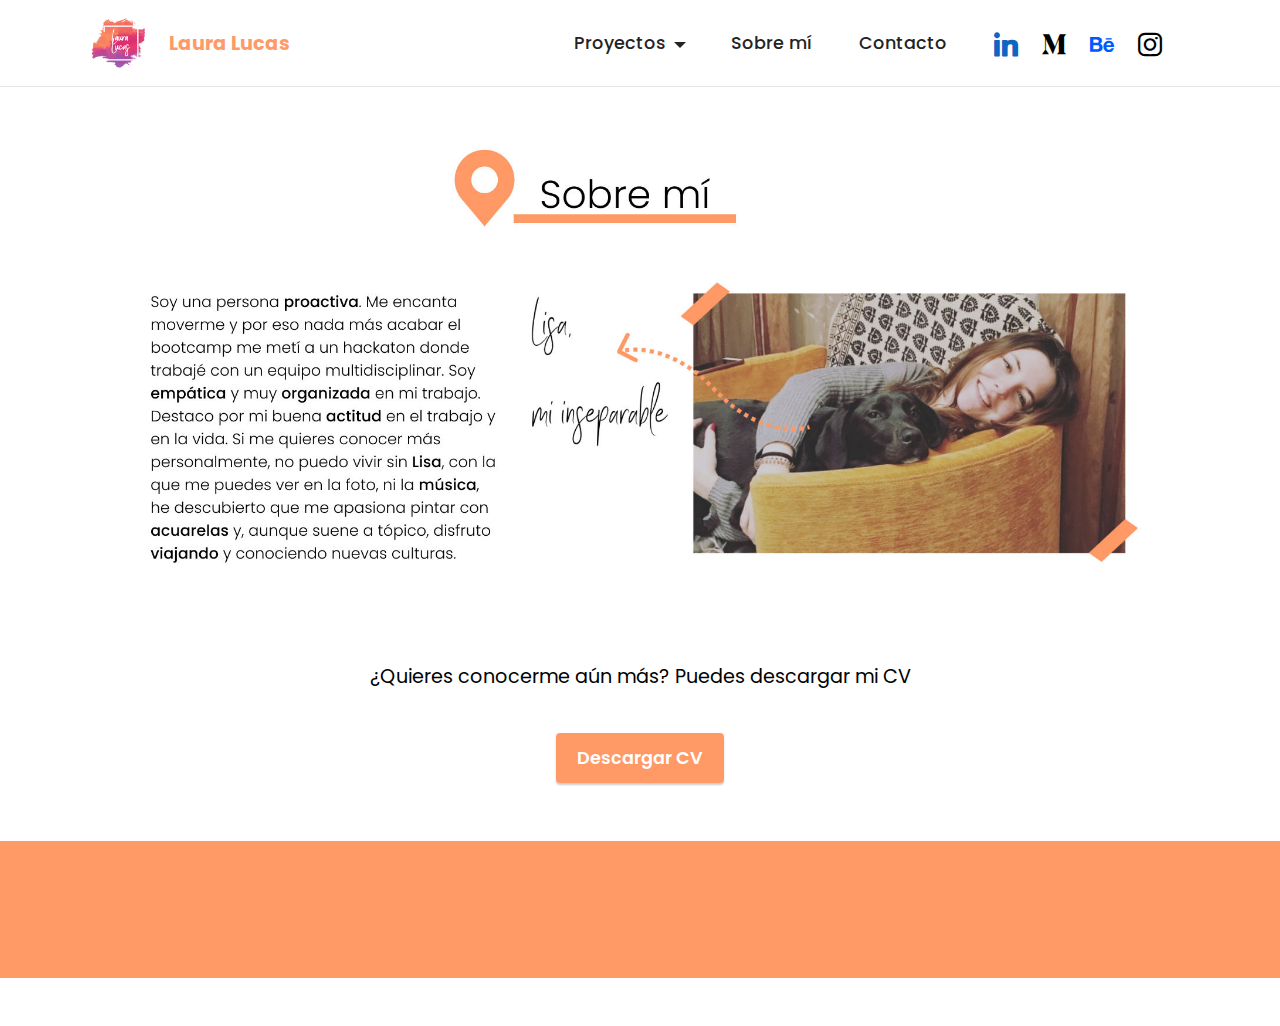
<file: page2.html>
<!DOCTYPE html>
<html  >
<head>
  <!-- Site made with Mobirise Website Builder v5.4.1, https://mobirise.com -->
  <meta charset="UTF-8">
  <meta http-equiv="X-UA-Compatible" content="IE=edge">
  <meta name="generator" content="Mobirise v5.4.1, mobirise.com">
  <meta name="viewport" content="width=device-width, initial-scale=1, minimum-scale=1">
  <link rel="shortcut icon" href="assets/images/logo-121x121.png" type="image/x-icon">
  <meta name="description" content="">
  
  
  <title>Sobre mí</title>
  <link rel="stylesheet" href="assets/bootstrap/css/bootstrap.min.css">
  <link rel="stylesheet" href="assets/bootstrap/css/bootstrap-grid.min.css">
  <link rel="stylesheet" href="assets/bootstrap/css/bootstrap-reboot.min.css">
  <link rel="stylesheet" href="assets/animatecss/animate.css">
  <link rel="stylesheet" href="assets/dropdown/css/style.css">
  <link rel="stylesheet" href="assets/socicon/css/styles.css">
  <link rel="stylesheet" href="assets/theme/css/style.css">
  <link rel="preload" href="https://fonts.googleapis.com/css?family=Poppins:100,100i,200,200i,300,300i,400,400i,500,500i,600,600i,700,700i,800,800i,900,900i&display=swap" as="style" onload="this.onload=null;this.rel='stylesheet'">
  <noscript><link rel="stylesheet" href="https://fonts.googleapis.com/css?family=Poppins:100,100i,200,200i,300,300i,400,400i,500,500i,600,600i,700,700i,800,800i,900,900i&display=swap"></noscript>
  <link rel="preload" as="style" href="assets/mobirise/css/mbr-additional.css"><link rel="stylesheet" href="assets/mobirise/css/mbr-additional.css" type="text/css">
  
  
  
  
</head>
<body>
  
  <section data-bs-version="5.1" class="menu cid-s48OLK6784" once="menu" id="menu1-m">
    
    <nav class="navbar navbar-dropdown navbar-fixed-top navbar-expand-lg">
        <div class="container">
            <div class="navbar-brand">
                <span class="navbar-logo">
                    <a href="index.html">
                        <img src="assets/images/logo-121x121.png" alt="Logo" style="height: 4.4rem;">
                    </a>
                </span>
                <span class="navbar-caption-wrap"><a class="navbar-caption text-danger text-primary display-7" href="index.html">Laura Lucas</a></span>
            </div>
            <button class="navbar-toggler" type="button" data-toggle="collapse" data-bs-toggle="collapse" data-target="#navbarSupportedContent" data-bs-target="#navbarSupportedContent" aria-controls="navbarNavAltMarkup" aria-expanded="false" aria-label="Toggle navigation">
                <div class="hamburger">
                    <span></span>
                    <span></span>
                    <span></span>
                    <span></span>
                </div>
            </button>
            <div class="collapse navbar-collapse" id="navbarSupportedContent">
                <ul class="navbar-nav nav-dropdown nav-right" data-app-modern-menu="true"><li class="nav-item dropdown"><a class="nav-link link text-black text-primary dropdown-toggle display-4" href="#" data-bs-auto-close="outside" aria-expanded="false" data-toggle="dropdown-submenu" data-bs-toggle="dropdown">Proyectos</a><div class="dropdown-menu" aria-labelledby="dropdown-undefined"><a class="text-black text-primary dropdown-item display-4" href="page1.html" data-bs-auto-close="outside" aria-expanded="true">Ver todos</a><a class="text-black text-primary dropdown-item display-4" href="pvDesign.html" data-bs-auto-close="outside" aria-expanded="true">pvDesign</a><a class="text-black text-primary dropdown-item display-4" href="page9.html" data-bs-auto-close="outside" aria-expanded="true">OneTrade<br></a><a class="text-black text-primary dropdown-item display-4" href="page4.html" data-bs-auto-close="outside" aria-expanded="true">Uowe</a><a class="text-black text-primary dropdown-item display-4" href="page5.html" data-bs-auto-close="outside" aria-expanded="true">Care4U</a><a class="text-black text-primary dropdown-item display-4" href="page6.html" data-bs-auto-close="outside" aria-expanded="true">Festibuddy</a><a class="text-black text-primary dropdown-item display-4" href="page8.html" data-bs-auto-close="outside" aria-expanded="true">Nearby</a><a class="text-black text-primary dropdown-item display-4" href="page7.html" data-bs-auto-close="outside" aria-expanded="true">Meet2back</a></div></li><li class="nav-item"><a class="nav-link link text-black display-4" href="page2.html">Sobre mí</a></li><li class="nav-item"><a class="nav-link link text-black display-4" href="page3.html">Contacto</a></li></ul>
                <div class="icons-menu">
                    <a class="iconfont-wrapper" href="https://www.linkedin.com/in/laura-lucas-aguadero" target="_blank">
                        <span class="p-2 mbr-iconfont socicon-linkedin socicon" style="color: rgb(14, 101, 194); fill: rgb(14, 101, 194);"></span>
                    </a>
                    <a class="iconfont-wrapper" href="https://lauralucasaguadero.medium.com/" target="_blank">
                        <span class="p-2 mbr-iconfont socicon-medium socicon" style="color: rgb(0, 0, 0); fill: rgb(0, 0, 0);"></span>
                    </a>
                    <a class="iconfont-wrapper" href="https://www.behance.net/lauralucasa" target="_blank">
                        <span class="p-2 mbr-iconfont socicon-behance socicon" style="color: rgb(0, 88, 255); fill: rgb(0, 88, 255);"></span>
                    </a>
                    <a class="iconfont-wrapper" href="https://www.instagram.com/ux_ui_lauraluag/?hl=es" target="_blank">
                        <span class="p-2 mbr-iconfont socicon-instagram socicon"></span>
                    </a>
                </div>
                
            </div>
        </div>
    </nav>

</section>

<section data-bs-version="5.1" class="image3 cid-sH1dr5FvWQ" id="image3-1s">
    

    

    <div class="container">
        <div class="row justify-content-center">
            <div class="col-12 col-lg-12">
                <div class="image-wrapper">
                    <img src="assets/images/group-71-1889x919.jpg" alt="Mobirise">
                    
                </div>
            </div>
        </div>
    </div>
</section>

<section data-bs-version="5.1" class="info1 cid-sH10srQekx" id="info1-y">
    
    
    <div class="align-center container">
        <div class="row justify-content-center">
            <div class="col-12 col-lg-8">
                <h3 class="mbr-section-title mb-4 mbr-fonts-style display-7">
                    ¿Quieres conocerme aún más? Puedes descargar mi CV</h3>
                
                <div class="mbr-section-btn"><a class="btn btn-danger display-4" href="https://drive.google.com/file/d/1XskXmtsydn3Df5a9gDYVr28ySUG8ptYS/view?usp=sharing" target="_blank">Descargar CV</a></div>
            </div>
        </div>
    </div>
</section>

<section data-bs-version="5.1" class="footer3 cid-sH6Up1DnZE" once="footers" id="footer3-1z">

    

    

    <div class="container">
        <div class="media-container-row align-center mbr-white">
            <div class="row row-links">
                <ul class="foot-menu">
                    
                    
                    
                    
                    
                <li class="foot-menu-item mbr-fonts-style display-7">Hecho con amor por Laura Lucas 💛</li></ul>
            </div>
            
            <div class="row row-copirayt">
                <p class="mbr-text mb-0 mbr-fonts-style mbr-white align-center display-7">
                    © Copyright 2020 Mobirise. All Rights Reserved.
                </p>
            </div>
        </div>
    </div>
</section><section style="background-color: #fff; font-family: -apple-system, BlinkMacSystemFont, 'Segoe UI', 'Roboto', 'Helvetica Neue', Arial, sans-serif; color:#aaa; font-size:12px; padding: 0; align-items: center; display: flex;"><a href="https://mobirise.site/i" style="flex: 1 1; height: 3rem; padding-left: 1rem;"></a><p style="flex: 0 0 auto; margin:0; padding-right:1rem;">Designed with <a href="https://mobirise.site/a" style="color:#aaa;">Mobirise</a></p></section><script src="assets/bootstrap/js/bootstrap.bundle.min.js"></script>  <script src="assets/smoothscroll/smooth-scroll.js"></script>  <script src="assets/ytplayer/index.js"></script>  <script src="assets/dropdown/js/navbar-dropdown.js"></script>  <script src="assets/theme/js/script.js"></script>  
  
  
 <div id="scrollToTop" class="scrollToTop mbr-arrow-up"><a style="text-align: center;"><i class="mbr-arrow-up-icon mbr-arrow-up-icon-cm cm-icon cm-icon-smallarrow-up"></i></a></div>
    <input name="animation" type="hidden">
  </body>
</html>
</file>
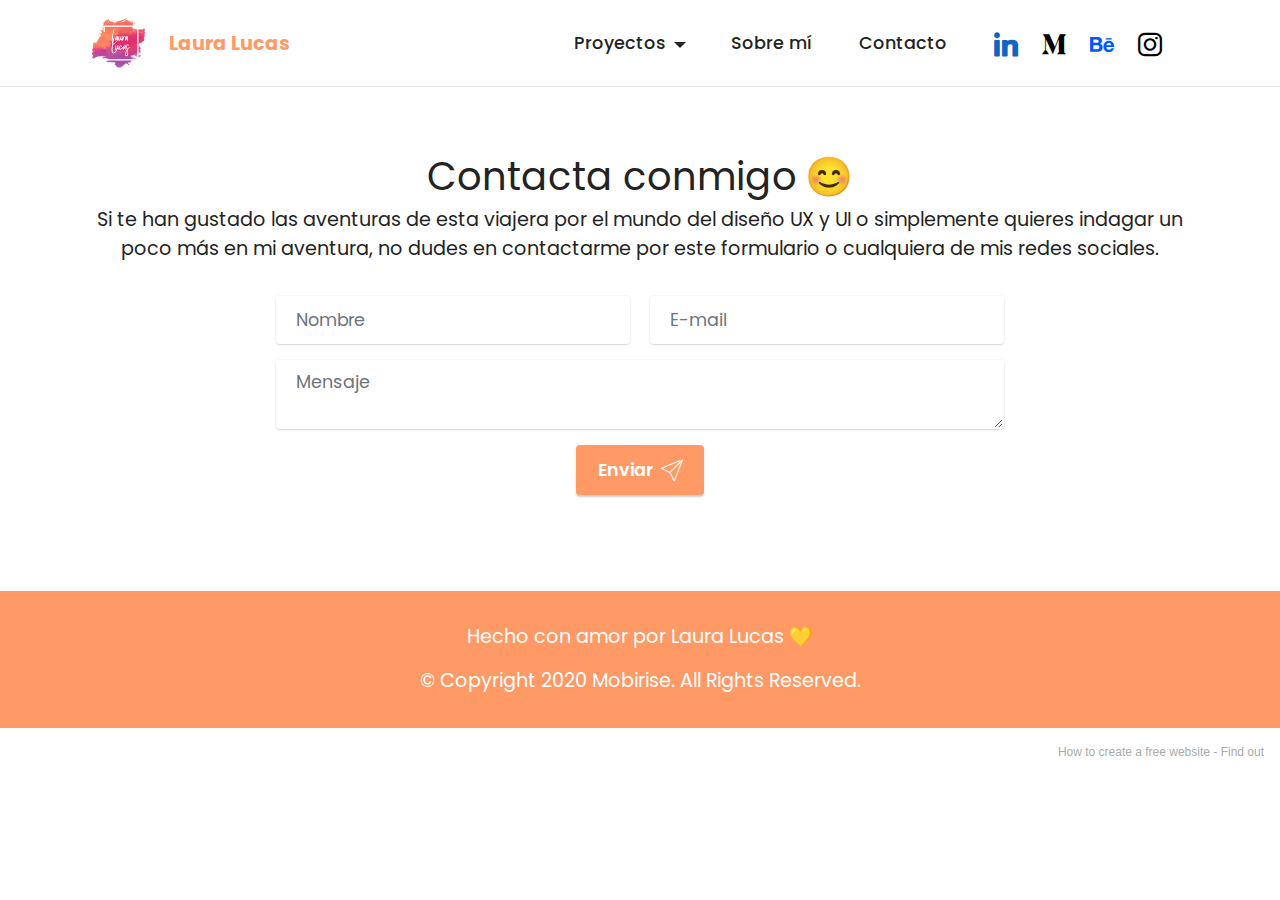
<file: page3.html>
<!DOCTYPE html>
<html  >
<head>
  <!-- Site made with Mobirise Website Builder v5.4.1, https://mobirise.com -->
  <meta charset="UTF-8">
  <meta http-equiv="X-UA-Compatible" content="IE=edge">
  <meta name="generator" content="Mobirise v5.4.1, mobirise.com">
  <meta name="viewport" content="width=device-width, initial-scale=1, minimum-scale=1">
  <link rel="shortcut icon" href="assets/images/logo-121x121.png" type="image/x-icon">
  <meta name="description" content="">
  
  
  <title>Contacto</title>
  <link rel="stylesheet" href="assets/web/assets/mobirise-icons/mobirise-icons.css">
  <link rel="stylesheet" href="assets/bootstrap/css/bootstrap.min.css">
  <link rel="stylesheet" href="assets/bootstrap/css/bootstrap-grid.min.css">
  <link rel="stylesheet" href="assets/bootstrap/css/bootstrap-reboot.min.css">
  <link rel="stylesheet" href="assets/animatecss/animate.css">
  <link rel="stylesheet" href="assets/dropdown/css/style.css">
  <link rel="stylesheet" href="assets/socicon/css/styles.css">
  <link rel="stylesheet" href="assets/theme/css/style.css">
  <link rel="preload" href="https://fonts.googleapis.com/css?family=Poppins:100,100i,200,200i,300,300i,400,400i,500,500i,600,600i,700,700i,800,800i,900,900i&display=swap" as="style" onload="this.onload=null;this.rel='stylesheet'">
  <noscript><link rel="stylesheet" href="https://fonts.googleapis.com/css?family=Poppins:100,100i,200,200i,300,300i,400,400i,500,500i,600,600i,700,700i,800,800i,900,900i&display=swap"></noscript>
  <link rel="preload" as="style" href="assets/mobirise/css/mbr-additional.css"><link rel="stylesheet" href="assets/mobirise/css/mbr-additional.css" type="text/css">
  
  
  
  
</head>
<body>
  
  <section data-bs-version="5.1" class="menu cid-s48OLK6784" once="menu" id="menu1-o">
    
    <nav class="navbar navbar-dropdown navbar-fixed-top navbar-expand-lg">
        <div class="container">
            <div class="navbar-brand">
                <span class="navbar-logo">
                    <a href="index.html">
                        <img src="assets/images/logo-121x121.png" alt="Logo" style="height: 4.4rem;">
                    </a>
                </span>
                <span class="navbar-caption-wrap"><a class="navbar-caption text-danger text-primary display-7" href="index.html">Laura Lucas</a></span>
            </div>
            <button class="navbar-toggler" type="button" data-toggle="collapse" data-bs-toggle="collapse" data-target="#navbarSupportedContent" data-bs-target="#navbarSupportedContent" aria-controls="navbarNavAltMarkup" aria-expanded="false" aria-label="Toggle navigation">
                <div class="hamburger">
                    <span></span>
                    <span></span>
                    <span></span>
                    <span></span>
                </div>
            </button>
            <div class="collapse navbar-collapse" id="navbarSupportedContent">
                <ul class="navbar-nav nav-dropdown nav-right" data-app-modern-menu="true"><li class="nav-item dropdown"><a class="nav-link link text-black text-primary dropdown-toggle display-4" href="#" data-bs-auto-close="outside" aria-expanded="false" data-toggle="dropdown-submenu" data-bs-toggle="dropdown">Proyectos</a><div class="dropdown-menu" aria-labelledby="dropdown-undefined"><a class="text-black text-primary dropdown-item display-4" href="page1.html" data-bs-auto-close="outside" aria-expanded="true">Ver todos</a><a class="text-black text-primary dropdown-item display-4" href="page4.html" data-bs-auto-close="outside" aria-expanded="true">Uowe</a><a class="text-black text-primary dropdown-item display-4" href="page5.html" data-bs-auto-close="outside" aria-expanded="true">Care4U</a><a class="text-black text-primary dropdown-item display-4" href="page6.html" data-bs-auto-close="outside" aria-expanded="true">Festibuddy</a><a class="text-black text-primary dropdown-item display-4" href="page8.html" data-bs-auto-close="outside" aria-expanded="true">Nearby</a><a class="text-black text-primary dropdown-item display-4" href="page7.html" data-bs-auto-close="outside" aria-expanded="true">Meet2back</a></div></li><li class="nav-item"><a class="nav-link link text-black display-4" href="page2.html">Sobre mí</a></li><li class="nav-item"><a class="nav-link link text-black display-4" href="page3.html">Contacto</a></li></ul>
                <div class="icons-menu">
                    <a class="iconfont-wrapper" href="https://www.linkedin.com/in/laura-lucas-aguadero" target="_blank">
                        <span class="p-2 mbr-iconfont socicon-linkedin socicon" style="color: rgb(14, 101, 194); fill: rgb(14, 101, 194);"></span>
                    </a>
                    <a class="iconfont-wrapper" href="https://lauralucasaguadero.medium.com/" target="_blank">
                        <span class="p-2 mbr-iconfont socicon-medium socicon" style="color: rgb(0, 0, 0); fill: rgb(0, 0, 0);"></span>
                    </a>
                    <a class="iconfont-wrapper" href="https://www.behance.net/lauralucasa" target="_blank">
                        <span class="p-2 mbr-iconfont socicon-behance socicon" style="color: rgb(0, 88, 255); fill: rgb(0, 88, 255);"></span>
                    </a>
                    <a class="iconfont-wrapper" href="https://www.instagram.com/ux_ui_lauraluag/?hl=es" target="_blank">
                        <span class="p-2 mbr-iconfont socicon-instagram socicon"></span>
                    </a>
                </div>
                
            </div>
        </div>
    </nav>

</section>

<section data-bs-version="5.1" class="form5 cid-sH11qBWHpJ" id="form5-11">
    
    
    <div class="container">
        <div class="mbr-section-head">
            <h3 class="mbr-section-title mbr-fonts-style align-center mb-0 display-2">
                Contacta conmigo<strong> 😊</strong></h3>
            <h4 class="mbr-section-subtitle mbr-fonts-style align-center mb-0 mt-2 display-7">Si te han gustado las aventuras de esta viajera por el mundo del diseño UX y UI o simplemente quieres indagar un poco más en mi aventura, no dudes en contactarme por este formulario o cualquiera de mis redes sociales.</h4>
        </div>
        <div class="row justify-content-center mt-4">
            <div class="col-lg-8 mx-auto mbr-form" data-form-type="formoid">
                <form action="https://mobirise.eu/" method="POST" class="mbr-form form-with-styler" data-form-title="Form Name"><input type="hidden" name="email" data-form-email="true" value="7TnRSdjElDmZtzPJHzmJQ956SFV4s9e0TTl5O446K3VcImjSvmQY6OqUannf+f/FoP4lcZEVlo22R470x5iPldTO7JBv6lxxVRO/323lunYAqEvhWO8nF04FYBo4LF7R">
                    <div class="row">
                        <div hidden="hidden" data-form-alert="" class="alert alert-success col-12">Gracias por contactarme! Te contestaré veloz como un rayo ⚡️</div>
                        <div hidden="hidden" data-form-alert-danger="" class="alert alert-danger col-12">Oops...! some
                            problem!</div>
                    </div>
                    <div class="dragArea row">
                        <div class="col-md col-sm-12 form-group mb-3" data-for="name">
                            <input type="text" name="name" placeholder="Nombre" data-form-field="name" class="form-control" value="" id="name-form5-11">
                        </div>
                        <div class="col-md col-sm-12 form-group mb-3" data-for="email">
                            <input type="email" name="email" placeholder="E-mail" data-form-field="email" class="form-control" value="" id="email-form5-11">
                        </div>
                        
                        <div class="col-12 form-group mb-3" data-for="textarea">
                            <textarea name="textarea" placeholder="Mensaje" data-form-field="textarea" class="form-control" id="textarea-form5-11"></textarea>
                        </div>
                        <div class="col-lg-12 col-md-12 col-sm-12 align-center mbr-section-btn"><button type="submit" class="btn btn-danger display-4"><span class="mbri-paper-plane mbr-iconfont mbr-iconfont-btn"></span>Enviar</button></div>
                    </div>
                </form>
            </div>
        </div>
    </div>
</section>

<section data-bs-version="5.1" class="footer3 cid-s48P1Icc8J" once="footers" id="footer3-p">

    

    

    <div class="container">
        <div class="media-container-row align-center mbr-white">
            <div class="row row-links">
                <ul class="foot-menu">
                    
                    
                    
                    
                    
                <li class="foot-menu-item mbr-fonts-style display-7">Hecho con amor por Laura Lucas 💛</li></ul>
            </div>
            
            <div class="row row-copirayt">
                <p class="mbr-text mb-0 mbr-fonts-style mbr-white align-center display-7">
                    © Copyright 2020 Mobirise. All Rights Reserved.
                </p>
            </div>
        </div>
    </div>
</section><section style="background-color: #fff; font-family: -apple-system, BlinkMacSystemFont, 'Segoe UI', 'Roboto', 'Helvetica Neue', Arial, sans-serif; color:#aaa; font-size:12px; padding: 0; align-items: center; display: flex;"><a href="https://mobirise.site/h" style="flex: 1 1; height: 3rem; padding-left: 1rem;"></a><p style="flex: 0 0 auto; margin:0; padding-right:1rem;">How to create a free website - <a href="https://mobirise.site/x" style="color:#aaa;">Find out</a></p></section><script src="assets/bootstrap/js/bootstrap.bundle.min.js"></script>  <script src="assets/smoothscroll/smooth-scroll.js"></script>  <script src="assets/ytplayer/index.js"></script>  <script src="assets/dropdown/js/navbar-dropdown.js"></script>  <script src="assets/theme/js/script.js"></script>  <script src="assets/formoid/formoid.min.js"></script>  
  
  
 <div id="scrollToTop" class="scrollToTop mbr-arrow-up"><a style="text-align: center;"><i class="mbr-arrow-up-icon mbr-arrow-up-icon-cm cm-icon cm-icon-smallarrow-up"></i></a></div>
    <input name="animation" type="hidden">
  </body>
</html>
</file>
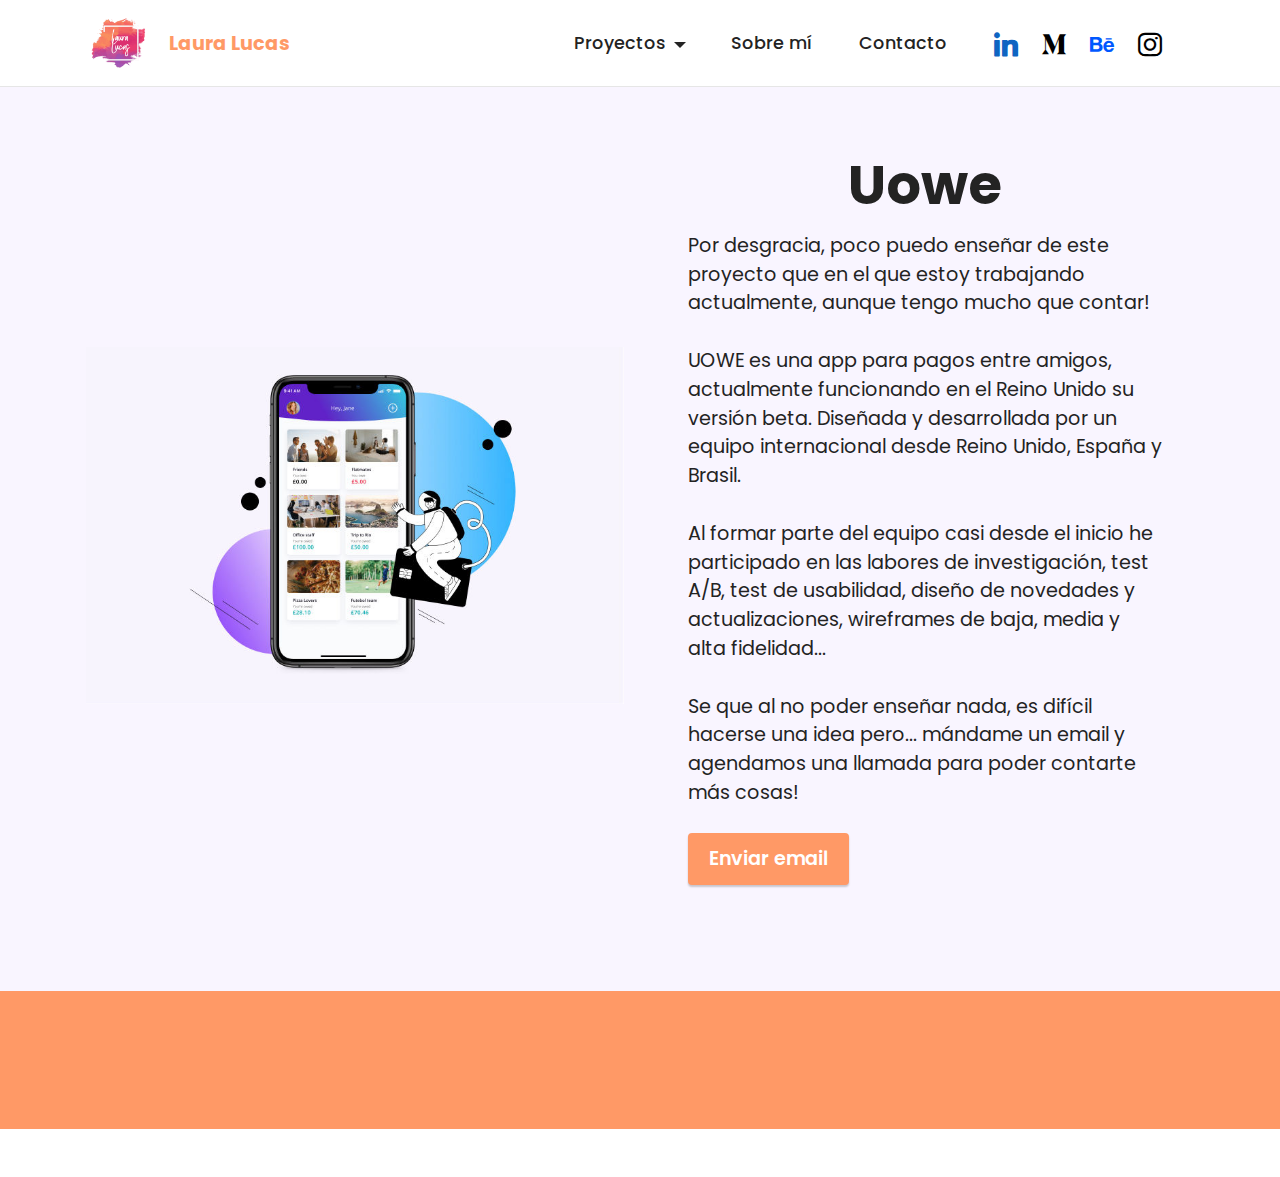
<file: page4.html>
<!DOCTYPE html>
<html  >
<head>
  <!-- Site made with Mobirise Website Builder v5.4.1, https://mobirise.com -->
  <meta charset="UTF-8">
  <meta http-equiv="X-UA-Compatible" content="IE=edge">
  <meta name="generator" content="Mobirise v5.4.1, mobirise.com">
  <meta name="viewport" content="width=device-width, initial-scale=1, minimum-scale=1">
  <link rel="shortcut icon" href="assets/images/logo-121x121.png" type="image/x-icon">
  <meta name="description" content="">
  
  
  <title>Uowe</title>
  <link rel="stylesheet" href="assets/bootstrap/css/bootstrap.min.css">
  <link rel="stylesheet" href="assets/bootstrap/css/bootstrap-grid.min.css">
  <link rel="stylesheet" href="assets/bootstrap/css/bootstrap-reboot.min.css">
  <link rel="stylesheet" href="assets/animatecss/animate.css">
  <link rel="stylesheet" href="assets/dropdown/css/style.css">
  <link rel="stylesheet" href="assets/socicon/css/styles.css">
  <link rel="stylesheet" href="assets/theme/css/style.css">
  <link rel="preload" href="https://fonts.googleapis.com/css?family=Poppins:100,100i,200,200i,300,300i,400,400i,500,500i,600,600i,700,700i,800,800i,900,900i&display=swap" as="style" onload="this.onload=null;this.rel='stylesheet'">
  <noscript><link rel="stylesheet" href="https://fonts.googleapis.com/css?family=Poppins:100,100i,200,200i,300,300i,400,400i,500,500i,600,600i,700,700i,800,800i,900,900i&display=swap"></noscript>
  <link rel="preload" as="style" href="assets/mobirise/css/mbr-additional.css"><link rel="stylesheet" href="assets/mobirise/css/mbr-additional.css" type="text/css">
  
  
  
  
</head>
<body>
  
  <section data-bs-version="5.1" class="menu cid-s48OLK6784" once="menu" id="menu1-14">
    
    <nav class="navbar navbar-dropdown navbar-fixed-top navbar-expand-lg">
        <div class="container">
            <div class="navbar-brand">
                <span class="navbar-logo">
                    <a href="index.html">
                        <img src="assets/images/logo-121x121.png" alt="Logo" style="height: 4.4rem;">
                    </a>
                </span>
                <span class="navbar-caption-wrap"><a class="navbar-caption text-danger text-primary display-7" href="index.html">Laura Lucas</a></span>
            </div>
            <button class="navbar-toggler" type="button" data-toggle="collapse" data-bs-toggle="collapse" data-target="#navbarSupportedContent" data-bs-target="#navbarSupportedContent" aria-controls="navbarNavAltMarkup" aria-expanded="false" aria-label="Toggle navigation">
                <div class="hamburger">
                    <span></span>
                    <span></span>
                    <span></span>
                    <span></span>
                </div>
            </button>
            <div class="collapse navbar-collapse" id="navbarSupportedContent">
                <ul class="navbar-nav nav-dropdown nav-right" data-app-modern-menu="true"><li class="nav-item dropdown"><a class="nav-link link text-black text-primary dropdown-toggle display-4" href="#" data-bs-auto-close="outside" aria-expanded="false" data-toggle="dropdown-submenu" data-bs-toggle="dropdown">Proyectos</a><div class="dropdown-menu" aria-labelledby="dropdown-undefined"><a class="text-black text-primary dropdown-item display-4" href="page1.html" data-bs-auto-close="outside" aria-expanded="true">Ver todos</a><a class="text-black text-primary dropdown-item display-4" href="page4.html" data-bs-auto-close="outside" aria-expanded="true">Uowe</a><a class="text-black text-primary dropdown-item display-4" href="page5.html" data-bs-auto-close="outside" aria-expanded="true">Care4U</a><a class="text-black text-primary dropdown-item display-4" href="page6.html" data-bs-auto-close="outside" aria-expanded="true">Festibuddy</a><a class="text-black text-primary dropdown-item display-4" href="page8.html" data-bs-auto-close="outside" aria-expanded="true">Nearby</a><a class="text-black text-primary dropdown-item display-4" href="page7.html" data-bs-auto-close="outside" aria-expanded="true">Meet2back</a></div></li><li class="nav-item"><a class="nav-link link text-black display-4" href="page2.html">Sobre mí</a></li><li class="nav-item"><a class="nav-link link text-black display-4" href="page3.html">Contacto</a></li></ul>
                <div class="icons-menu">
                    <a class="iconfont-wrapper" href="https://www.linkedin.com/in/laura-lucas-aguadero" target="_blank">
                        <span class="p-2 mbr-iconfont socicon-linkedin socicon" style="color: rgb(14, 101, 194); fill: rgb(14, 101, 194);"></span>
                    </a>
                    <a class="iconfont-wrapper" href="https://lauralucasaguadero.medium.com/" target="_blank">
                        <span class="p-2 mbr-iconfont socicon-medium socicon" style="color: rgb(0, 0, 0); fill: rgb(0, 0, 0);"></span>
                    </a>
                    <a class="iconfont-wrapper" href="https://www.behance.net/lauralucasa" target="_blank">
                        <span class="p-2 mbr-iconfont socicon-behance socicon" style="color: rgb(0, 88, 255); fill: rgb(0, 88, 255);"></span>
                    </a>
                    <a class="iconfont-wrapper" href="https://www.instagram.com/ux_ui_lauraluag/?hl=es" target="_blank">
                        <span class="p-2 mbr-iconfont socicon-instagram socicon"></span>
                    </a>
                </div>
                
            </div>
        </div>
    </nav>

</section>

<section data-bs-version="5.1" class="header11 cid-sH6VNzA6Yy" id="header11-20">

    

    

    <div class="container">
        <div class="row justify-content-center">
            <div class="col-12 col-md-6 image-wrapper">
                <img class="w-100" src="assets/images/group-77-791x524.jpg" alt="Mobirise">
            </div>
            <div class="col-12 col-md">
                <div class="text-wrapper text-center">
                    <h1 class="mbr-section-title mbr-fonts-style mb-3 display-1">
                        <strong>Uowe</strong></h1>
                    <p class="mbr-text mbr-fonts-style display-7">
                        Por desgracia, poco puedo enseñar de este proyecto que en el que estoy trabajando actualmente, aunque tengo mucho que contar!<br><br>UOWE es una app para pagos entre amigos, actualmente funcionando en el Reino Unido su versión beta. Diseñada y desarrollada por un equipo internacional desde Reino Unido, España y Brasil.<br><br>Al formar parte del equipo casi desde el inicio he participado en las labores de investigación, test A/B, test de usabilidad, diseño de novedades y actualizaciones, wireframes de baja, media y alta fidelidad...<br><br>Se que al no poder enseñar nada, es difícil hacerse una idea pero... mándame un email y agendamos una llamada para poder contarte más cosas!<br></p>
                    <div class="mbr-section-btn mt-3"><a class="btn btn-danger display-7" href="mailto:lauralucasaguadero@gmail.com">Enviar email</a></div>
                </div>
            </div>
        </div>
    </div>
</section>

<section data-bs-version="5.1" class="footer3 cid-sH0qcljfDZ" once="footers" id="footer3-13">

    

    

    <div class="container">
        <div class="media-container-row align-center mbr-white">
            <div class="row row-links">
                <ul class="foot-menu">
                    
                    
                    
                    
                    
                <li class="foot-menu-item mbr-fonts-style display-7">Hecho con amor por Laura Lucas 💛</li></ul>
            </div>
            
            <div class="row row-copirayt">
                <p class="mbr-text mb-0 mbr-fonts-style mbr-white align-center display-7">
                    © Copyright 2020 Mobirise. All Rights Reserved.
                </p>
            </div>
        </div>
    </div>
</section><section style="background-color: #fff; font-family: -apple-system, BlinkMacSystemFont, 'Segoe UI', 'Roboto', 'Helvetica Neue', Arial, sans-serif; color:#aaa; font-size:12px; padding: 0; align-items: center; display: flex;"><a href="https://mobirise.site/j" style="flex: 1 1; height: 3rem; padding-left: 1rem;"></a><p style="flex: 0 0 auto; margin:0; padding-right:1rem;">Mobirise free builder - <a href="https://mobirise.site/p" style="color:#aaa;">Go now</a></p></section><script src="assets/bootstrap/js/bootstrap.bundle.min.js"></script>  <script src="assets/smoothscroll/smooth-scroll.js"></script>  <script src="assets/ytplayer/index.js"></script>  <script src="assets/dropdown/js/navbar-dropdown.js"></script>  <script src="assets/theme/js/script.js"></script>  
  
  
 <div id="scrollToTop" class="scrollToTop mbr-arrow-up"><a style="text-align: center;"><i class="mbr-arrow-up-icon mbr-arrow-up-icon-cm cm-icon cm-icon-smallarrow-up"></i></a></div>
    <input name="animation" type="hidden">
  </body>
</html>
</file>
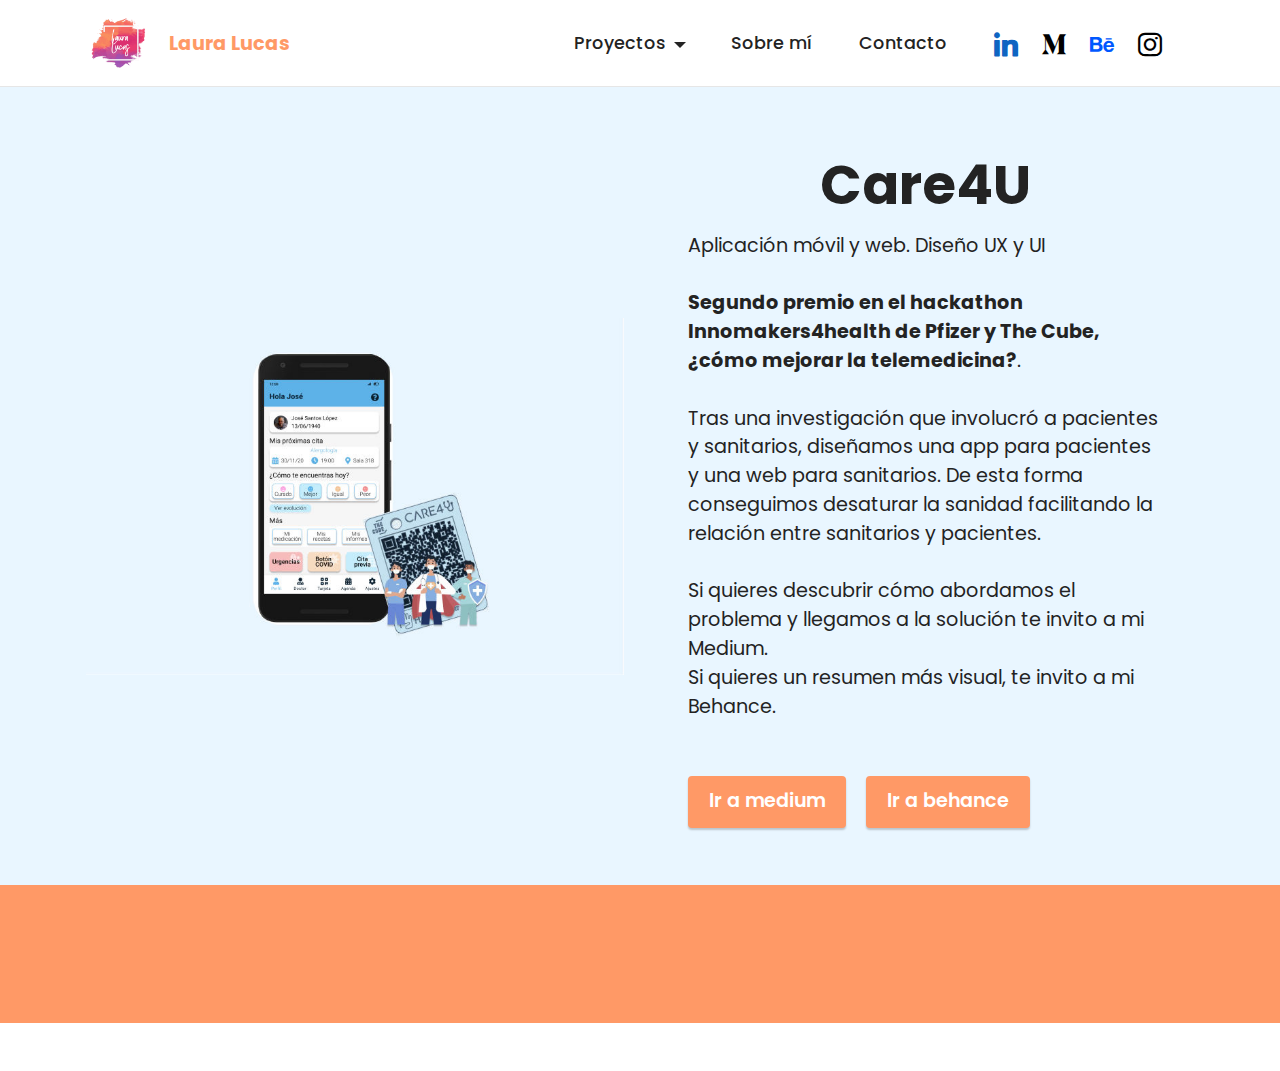
<file: page5.html>
<!DOCTYPE html>
<html  >
<head>
  <!-- Site made with Mobirise Website Builder v5.4.1, https://mobirise.com -->
  <meta charset="UTF-8">
  <meta http-equiv="X-UA-Compatible" content="IE=edge">
  <meta name="generator" content="Mobirise v5.4.1, mobirise.com">
  <meta name="viewport" content="width=device-width, initial-scale=1, minimum-scale=1">
  <link rel="shortcut icon" href="assets/images/logo-121x121.png" type="image/x-icon">
  <meta name="description" content="">
  
  
  <title>Care4U</title>
  <link rel="stylesheet" href="assets/bootstrap/css/bootstrap.min.css">
  <link rel="stylesheet" href="assets/bootstrap/css/bootstrap-grid.min.css">
  <link rel="stylesheet" href="assets/bootstrap/css/bootstrap-reboot.min.css">
  <link rel="stylesheet" href="assets/animatecss/animate.css">
  <link rel="stylesheet" href="assets/dropdown/css/style.css">
  <link rel="stylesheet" href="assets/socicon/css/styles.css">
  <link rel="stylesheet" href="assets/theme/css/style.css">
  <link rel="preload" href="https://fonts.googleapis.com/css?family=Poppins:100,100i,200,200i,300,300i,400,400i,500,500i,600,600i,700,700i,800,800i,900,900i&display=swap" as="style" onload="this.onload=null;this.rel='stylesheet'">
  <noscript><link rel="stylesheet" href="https://fonts.googleapis.com/css?family=Poppins:100,100i,200,200i,300,300i,400,400i,500,500i,600,600i,700,700i,800,800i,900,900i&display=swap"></noscript>
  <link rel="preload" as="style" href="assets/mobirise/css/mbr-additional.css"><link rel="stylesheet" href="assets/mobirise/css/mbr-additional.css" type="text/css">
  
  
  
  
</head>
<body>
  
  <section data-bs-version="5.1" class="menu cid-sH1biF2kSa" once="menu" id="menu1-1h">
    
    <nav class="navbar navbar-dropdown navbar-fixed-top navbar-expand-lg">
        <div class="container">
            <div class="navbar-brand">
                <span class="navbar-logo">
                    <a href="index.html">
                        <img src="assets/images/logo-121x121.png" alt="Logo" style="height: 4.4rem;">
                    </a>
                </span>
                <span class="navbar-caption-wrap"><a class="navbar-caption text-danger text-primary display-7" href="index.html">Laura Lucas</a></span>
            </div>
            <button class="navbar-toggler" type="button" data-toggle="collapse" data-bs-toggle="collapse" data-target="#navbarSupportedContent" data-bs-target="#navbarSupportedContent" aria-controls="navbarNavAltMarkup" aria-expanded="false" aria-label="Toggle navigation">
                <div class="hamburger">
                    <span></span>
                    <span></span>
                    <span></span>
                    <span></span>
                </div>
            </button>
            <div class="collapse navbar-collapse" id="navbarSupportedContent">
                <ul class="navbar-nav nav-dropdown nav-right" data-app-modern-menu="true"><li class="nav-item dropdown"><a class="nav-link link text-black text-primary dropdown-toggle display-4" href="#" data-bs-auto-close="outside" aria-expanded="false" data-toggle="dropdown-submenu" data-bs-toggle="dropdown">Proyectos</a><div class="dropdown-menu" aria-labelledby="dropdown-undefined"><a class="text-black text-primary dropdown-item display-4" href="page1.html" data-bs-auto-close="outside" aria-expanded="true">Ver todos</a><a class="text-black text-primary dropdown-item display-4" href="page4.html" data-bs-auto-close="outside" aria-expanded="true">Uowe</a><a class="text-black text-primary dropdown-item display-4" href="page5.html" data-bs-auto-close="outside" aria-expanded="true">Care4U</a><a class="text-black text-primary dropdown-item display-4" href="page6.html" data-bs-auto-close="outside" aria-expanded="true">Festibuddy</a><a class="text-black text-primary dropdown-item display-4" href="page8.html" data-bs-auto-close="outside" aria-expanded="true">Nearby</a><a class="text-black text-primary dropdown-item display-4" href="page7.html" data-bs-auto-close="outside" aria-expanded="true">Meet2back</a></div></li><li class="nav-item"><a class="nav-link link text-black display-4" href="page2.html">Sobre mí</a></li><li class="nav-item"><a class="nav-link link text-black display-4" href="page3.html">Contacto</a></li></ul>
                <div class="icons-menu">
                    <a class="iconfont-wrapper" href="https://www.linkedin.com/in/laura-lucas-aguadero" target="_blank">
                        <span class="p-2 mbr-iconfont socicon-linkedin socicon" style="color: rgb(14, 101, 194); fill: rgb(14, 101, 194);"></span>
                    </a>
                    <a class="iconfont-wrapper" href="https://lauralucasaguadero.medium.com/" target="_blank">
                        <span class="p-2 mbr-iconfont socicon-medium socicon" style="color: rgb(0, 0, 0); fill: rgb(0, 0, 0);"></span>
                    </a>
                    <a class="iconfont-wrapper" href="https://www.behance.net/lauralucasa" target="_blank">
                        <span class="p-2 mbr-iconfont socicon-behance socicon" style="color: rgb(0, 88, 255); fill: rgb(0, 88, 255);"></span>
                    </a>
                    <a class="iconfont-wrapper" href="https://www.instagram.com/ux_ui_lauraluag/?hl=es" target="_blank">
                        <span class="p-2 mbr-iconfont socicon-instagram socicon"></span>
                    </a>
                </div>
                
            </div>
        </div>
    </nav>

</section>

<section data-bs-version="5.1" class="header11 cid-sH6WQwQyK9" id="header11-21">

    

    

    <div class="container">
        <div class="row justify-content-center">
            <div class="col-12 col-md-6 image-wrapper">
                <img class="w-100" src="assets/images/group-78-791x524.jpg" alt="Mobirise">
            </div>
            <div class="col-12 col-md">
                <div class="text-wrapper text-center">
                    <h1 class="mbr-section-title mbr-fonts-style mb-3 display-1">
                        <strong>Care4U</strong></h1>
                    <p class="mbr-text mbr-fonts-style display-7">Aplicación móvil y web. Diseño UX y UI<br><br><strong>Segundo premio en el hackathon Innomakers4health de Pfizer y The Cube, ¿cómo mejorar la telemedicina?</strong>.<br><br>Tras una investigación que involucró a pacientes y sanitarios, diseñamos una app para pacientes y una web para sanitarios. De esta forma conseguimos desaturar la sanidad facilitando la relación entre sanitarios y pacientes.<br><br>Si quieres descubrir cómo abordamos el problema y llegamos a la solución te invito a mi Medium.<br>Si quieres un resumen más visual, te invito a mi Behance.<br>‍</p>
                    <div class="mbr-section-btn mt-3"><a class="btn btn-danger display-7" href="https://lauralucasaguadero.medium.com/" target="_blank">Ir a medium</a> <a class="btn btn-danger display-7" href="https://www.behance.net/lauralucasa" target="_blank">Ir a behance</a></div>
                </div>
            </div>
        </div>
    </div>
</section>

<section data-bs-version="5.1" class="footer3 cid-sH1biEHc5n" once="footers" id="footer3-1g">

    

    

    <div class="container">
        <div class="media-container-row align-center mbr-white">
            <div class="row row-links">
                <ul class="foot-menu">
                    
                    
                    
                    
                    
                <li class="foot-menu-item mbr-fonts-style display-7">Hecho con amor por Laura Lucas 💛</li></ul>
            </div>
            
            <div class="row row-copirayt">
                <p class="mbr-text mb-0 mbr-fonts-style mbr-white align-center display-7">
                    © Copyright 2020 Mobirise. All Rights Reserved.
                </p>
            </div>
        </div>
    </div>
</section><section style="background-color: #fff; font-family: -apple-system, BlinkMacSystemFont, 'Segoe UI', 'Roboto', 'Helvetica Neue', Arial, sans-serif; color:#aaa; font-size:12px; padding: 0; align-items: center; display: flex;"><a href="https://mobirise.site/x" style="flex: 1 1; height: 3rem; padding-left: 1rem;"></a><p style="flex: 0 0 auto; margin:0; padding-right:1rem;">Created with Mobirise - <a href="https://mobirise.site/l" style="color:#aaa;">Get more</a></p></section><script src="assets/bootstrap/js/bootstrap.bundle.min.js"></script>  <script src="assets/smoothscroll/smooth-scroll.js"></script>  <script src="assets/ytplayer/index.js"></script>  <script src="assets/dropdown/js/navbar-dropdown.js"></script>  <script src="assets/theme/js/script.js"></script>  
  
  
 <div id="scrollToTop" class="scrollToTop mbr-arrow-up"><a style="text-align: center;"><i class="mbr-arrow-up-icon mbr-arrow-up-icon-cm cm-icon cm-icon-smallarrow-up"></i></a></div>
    <input name="animation" type="hidden">
  </body>
</html>
</file>
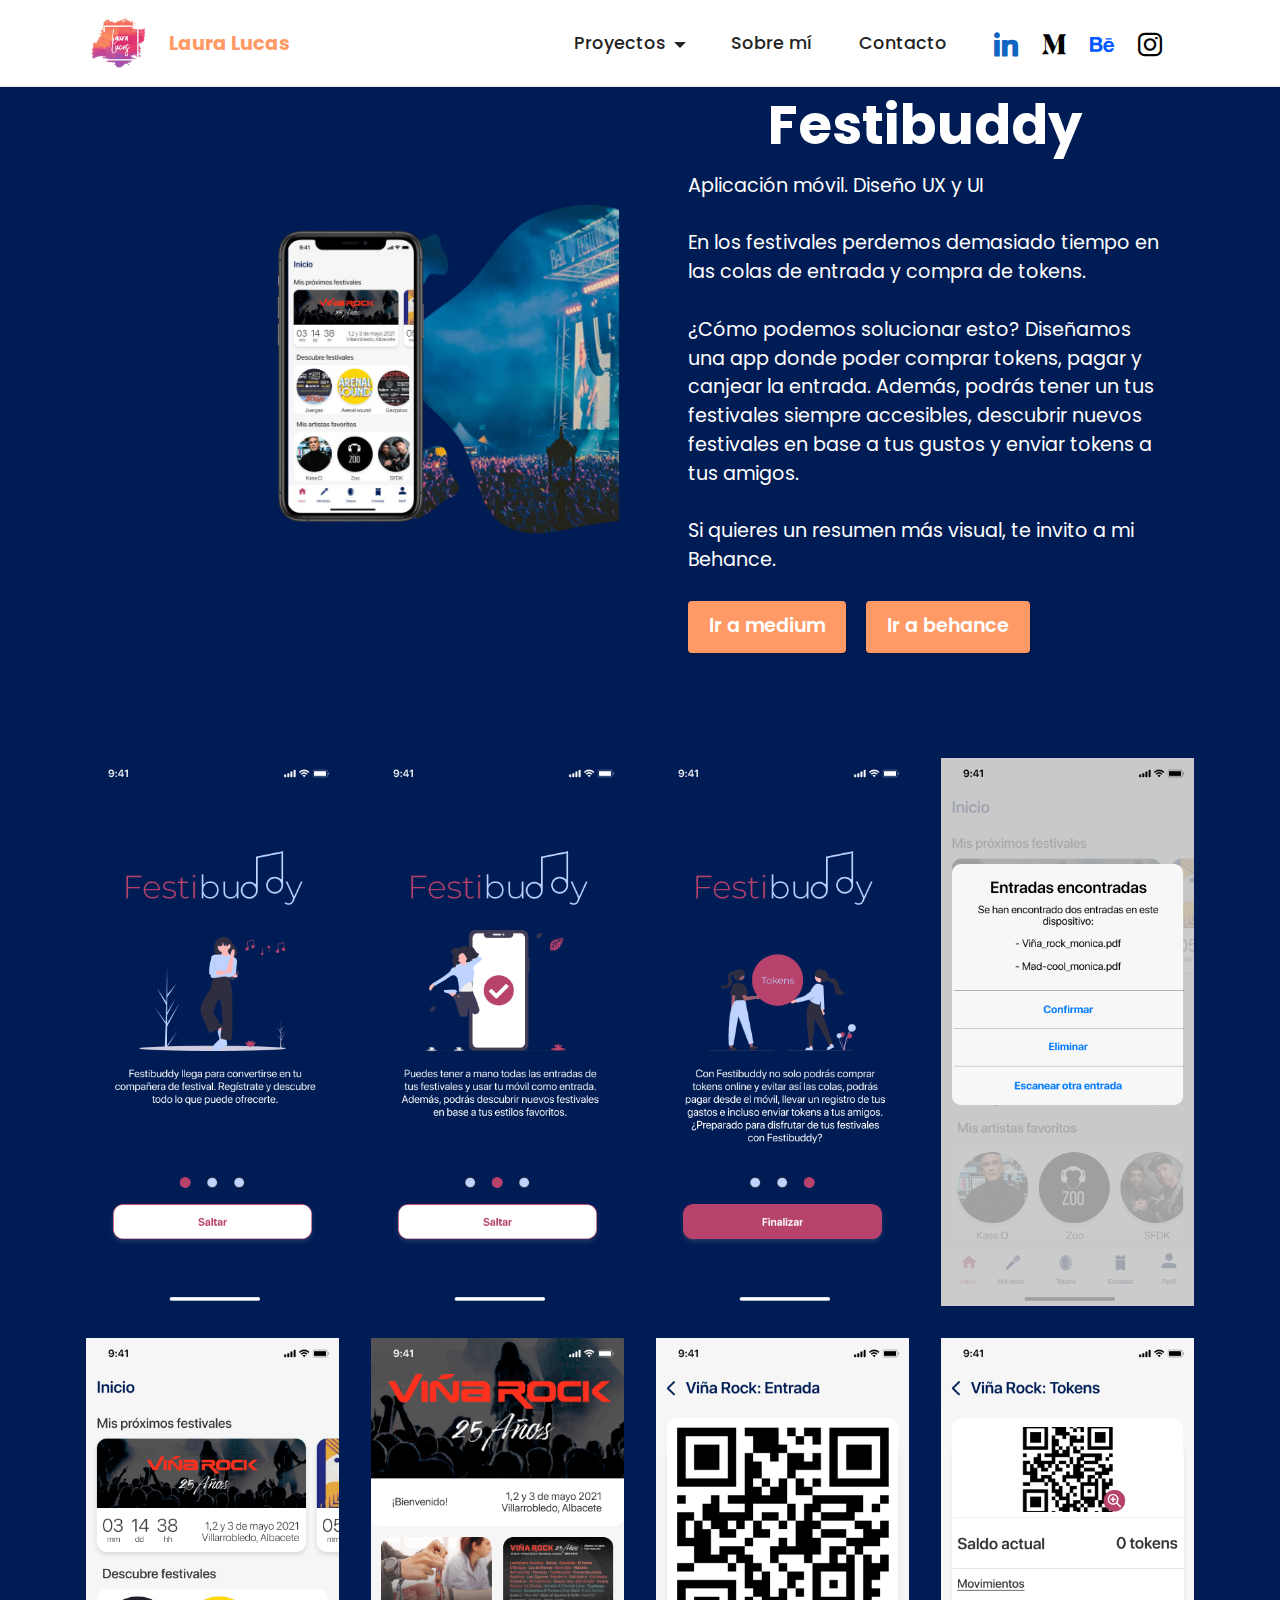
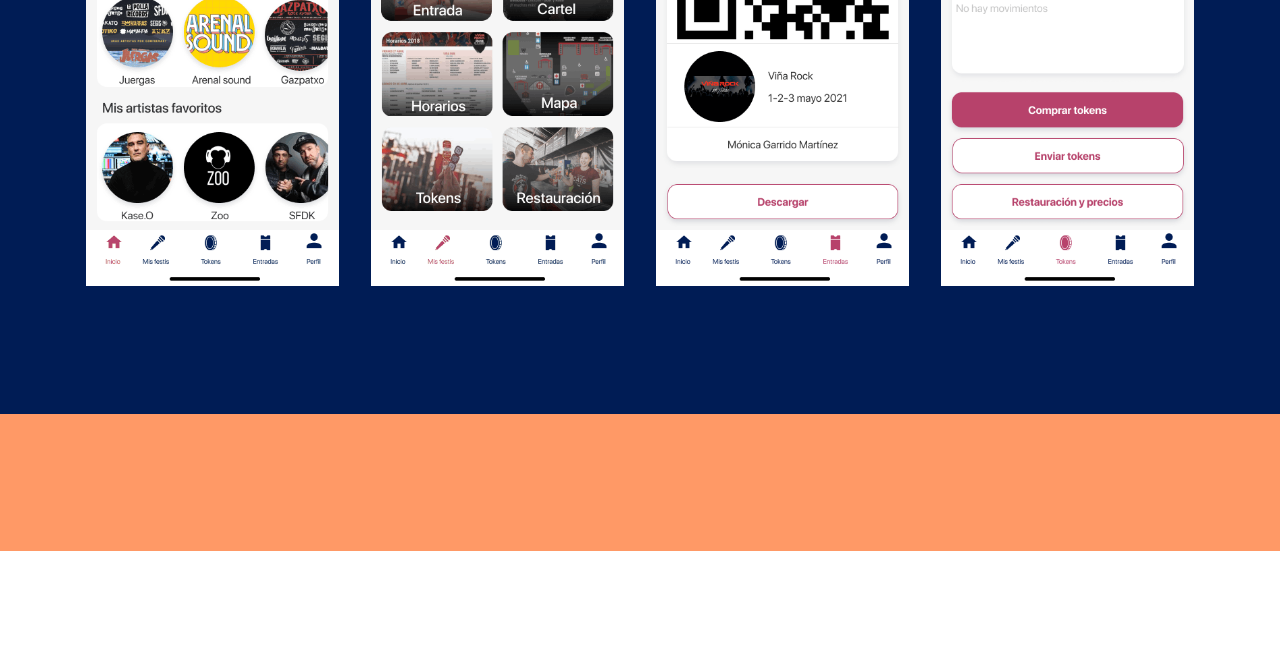
<file: page6.html>
<!DOCTYPE html>
<html  >
<head>
  <!-- Site made with Mobirise Website Builder v5.4.1, https://mobirise.com -->
  <meta charset="UTF-8">
  <meta http-equiv="X-UA-Compatible" content="IE=edge">
  <meta name="generator" content="Mobirise v5.4.1, mobirise.com">
  <meta name="viewport" content="width=device-width, initial-scale=1, minimum-scale=1">
  <link rel="shortcut icon" href="assets/images/logo-121x121.png" type="image/x-icon">
  <meta name="description" content="">
  
  
  <title>Festibuddy</title>
  <link rel="stylesheet" href="assets/web/assets/mobirise-icons2/mobirise2.css">
  <link rel="stylesheet" href="assets/bootstrap/css/bootstrap.min.css">
  <link rel="stylesheet" href="assets/bootstrap/css/bootstrap-grid.min.css">
  <link rel="stylesheet" href="assets/bootstrap/css/bootstrap-reboot.min.css">
  <link rel="stylesheet" href="assets/animatecss/animate.css">
  <link rel="stylesheet" href="assets/dropdown/css/style.css">
  <link rel="stylesheet" href="assets/socicon/css/styles.css">
  <link rel="stylesheet" href="assets/theme/css/style.css">
  <link rel="preload" href="https://fonts.googleapis.com/css?family=Poppins:100,100i,200,200i,300,300i,400,400i,500,500i,600,600i,700,700i,800,800i,900,900i&display=swap" as="style" onload="this.onload=null;this.rel='stylesheet'">
  <noscript><link rel="stylesheet" href="https://fonts.googleapis.com/css?family=Poppins:100,100i,200,200i,300,300i,400,400i,500,500i,600,600i,700,700i,800,800i,900,900i&display=swap"></noscript>
  <link rel="preload" as="style" href="assets/mobirise/css/mbr-additional.css"><link rel="stylesheet" href="assets/mobirise/css/mbr-additional.css" type="text/css">
  
  
  
  
</head>
<body>
  
  <section data-bs-version="5.1" class="header11 cid-sH6Xt6HvNv" id="header11-22">

    

    

    <div class="container">
        <div class="row justify-content-center">
            <div class="col-12 col-md-6 image-wrapper">
                <img class="w-100" src="assets/images/group-104-1256x837.jpg" alt="Mobirise">
            </div>
            <div class="col-12 col-md">
                <div class="text-wrapper text-center">
                    <h1 class="mbr-section-title mbr-fonts-style mb-3 display-1">
                        <strong>Festibuddy</strong></h1>
                    <p class="mbr-text mbr-fonts-style display-7">Aplicación móvil. Diseño UX y UI<br><br>En los festivales perdemos demasiado tiempo en las colas de entrada y compra de tokens.<br><br>¿Cómo podemos solucionar esto? Diseñamos una app donde poder comprar tokens, pagar y canjear la entrada. Además, podrás tener un tus festivales siempre accesibles, descubrir nuevos festivales en base a tus gustos y enviar tokens a tus amigos.<br><br>Si quieres un resumen más visual, te invito a mi Behance.</p>
                    <div class="mbr-section-btn mt-3"><a class="btn btn-danger display-7" href="https://lauralucasaguadero.medium.com/" target="_blank">Ir a medium</a> <a class="btn btn-danger display-7" href="https://www.behance.net/lauralucasa" target="_blank">Ir a behance</a></div>
                </div>
            </div>
        </div>
    </div>
</section>

<section data-bs-version="5.1" class="gallery6 mbr-gallery cid-sH728DXmVo" id="gallery6-27">
    

    

    <div class="container">
        
        <div class="row mbr-gallery mt-4">
            <div class="col-12 col-md-6 col-lg-3 item gallery-image">
                <div class="item-wrapper" data-toggle="modal" data-bs-toggle="modal" data-target="#t80y3rvEp3-modal" data-bs-target="#t80y3rvEp3-modal">
                    <img class="w-100" src="assets/images/00.01-onboarding-375x812.png" alt="" data-slide-to="0" data-bs-slide-to="0" data-target="#lb-t80y3rvEp3" data-bs-target="#lb-t80y3rvEp3">
                    <div class="icon-wrapper">
                        <span class="mobi-mbri mobi-mbri-search mbr-iconfont mbr-iconfont-btn"></span>
                    </div>
                </div>
                
            </div>
            <div class="col-12 col-md-6 col-lg-3 item gallery-image">
                <div class="item-wrapper" data-toggle="modal" data-bs-toggle="modal" data-target="#t80y3rvEp3-modal" data-bs-target="#t80y3rvEp3-modal">
                    <img class="w-100" src="assets/images/00.02-onboarding-375x812.png" alt="" data-slide-to="1" data-bs-slide-to="1" data-target="#lb-t80y3rvEp3" data-bs-target="#lb-t80y3rvEp3">
                    <div class="icon-wrapper">
                        <span class="mobi-mbri mobi-mbri-search mbr-iconfont mbr-iconfont-btn"></span>
                    </div>
                </div>
                
            </div>
            <div class="col-12 col-md-6 col-lg-3 item gallery-image">
                <div class="item-wrapper" data-toggle="modal" data-bs-toggle="modal" data-target="#t80y3rvEp3-modal" data-bs-target="#t80y3rvEp3-modal">
                    <img class="w-100" src="assets/images/00.03-onboarding-375x812.png" alt="" data-slide-to="2" data-bs-slide-to="2" data-target="#lb-t80y3rvEp3" data-bs-target="#lb-t80y3rvEp3">
                    <div class="icon-wrapper">
                        <span class="mobi-mbri mobi-mbri-search mbr-iconfont mbr-iconfont-btn"></span>
                    </div>
                </div>
                
            </div>
            <div class="col-12 col-md-6 col-lg-3 item gallery-image">
                <div class="item-wrapper" data-toggle="modal" data-bs-toggle="modal" data-target="#t80y3rvEp3-modal" data-bs-target="#t80y3rvEp3-modal">
                    <img class="w-100" src="assets/images/05.01-inicio-375x812.png" alt="" data-slide-to="3" data-bs-slide-to="3" data-target="#lb-t80y3rvEp3" data-bs-target="#lb-t80y3rvEp3">
                    <div class="icon-wrapper">
                        <span class="mobi-mbri mobi-mbri-search mbr-iconfont mbr-iconfont-btn"></span>
                    </div>
                </div>
                
            </div><div class="col-12 col-md-6 col-lg-3 item gallery-image">
                <div class="item-wrapper" data-toggle="modal" data-bs-toggle="modal" data-target="#t80y3rvEp3-modal" data-bs-target="#t80y3rvEp3-modal">
                    <img class="w-100" src="assets/images/05.02-inicio-375x812.png" alt="" data-slide-to="4" data-bs-slide-to="4" data-target="#lb-t80y3rvEp3" data-bs-target="#lb-t80y3rvEp3">
                    <div class="icon-wrapper">
                        <span class="mobi-mbri mobi-mbri-search mbr-iconfont mbr-iconfont-btn"></span>
                    </div>
                </div>
                
            </div><div class="col-12 col-md-6 col-lg-3 item gallery-image">
                <div class="item-wrapper" data-toggle="modal" data-bs-toggle="modal" data-target="#t80y3rvEp3-modal" data-bs-target="#t80y3rvEp3-modal">
                    <img class="w-100" src="assets/images/07.01-vina-375x812.png" alt="" data-slide-to="5" data-bs-slide-to="5" data-target="#lb-t80y3rvEp3" data-bs-target="#lb-t80y3rvEp3">
                    <div class="icon-wrapper">
                        <span class="mobi-mbri mobi-mbri-search mbr-iconfont mbr-iconfont-btn"></span>
                    </div>
                </div>
                
            </div><div class="col-12 col-md-6 col-lg-3 item gallery-image">
                <div class="item-wrapper" data-toggle="modal" data-bs-toggle="modal" data-target="#t80y3rvEp3-modal" data-bs-target="#t80y3rvEp3-modal">
                    <img class="w-100" src="assets/images/08.01-entrada-375x812.png" alt="" data-slide-to="6" data-bs-slide-to="6" data-target="#lb-t80y3rvEp3" data-bs-target="#lb-t80y3rvEp3">
                    <div class="icon-wrapper">
                        <span class="mobi-mbri mobi-mbri-search mbr-iconfont mbr-iconfont-btn"></span>
                    </div>
                </div>
                
            </div><div class="col-12 col-md-6 col-lg-3 item gallery-image">
                <div class="item-wrapper" data-toggle="modal" data-bs-toggle="modal" data-target="#t80y3rvEp3-modal" data-bs-target="#t80y3rvEp3-modal">
                    <img class="w-100" src="assets/images/10.01-tokens-375x812.png" alt="" data-slide-to="7" data-bs-slide-to="7" data-target="#lb-t80y3rvEp3" data-bs-target="#lb-t80y3rvEp3">
                    <div class="icon-wrapper">
                        <span class="mobi-mbri mobi-mbri-search mbr-iconfont mbr-iconfont-btn"></span>
                    </div>
                </div>
                
            </div>
        </div>

        <div class="modal mbr-slider" tabindex="-1" role="dialog" aria-hidden="true" id="t80y3rvEp3-modal">
            <div class="modal-dialog" role="document">
                <div class="modal-content">
                    <div class="modal-body">
                        <div class="carousel slide" id="lb-t80y3rvEp3" data-interval="5000" data-bs-interval="5000">
                            <div class="carousel-inner">
                                <div class="carousel-item active">
                                    <img class="d-block w-100" src="assets/images/00.01-onboarding-375x812.png" alt="">
                                </div>
                                <div class="carousel-item">
                                    <img class="d-block w-100" src="assets/images/00.02-onboarding-375x812.png" alt="">
                                </div>
                                <div class="carousel-item">
                                    <img class="d-block w-100" src="assets/images/00.03-onboarding-375x812.png" alt="">
                                </div>
                                <div class="carousel-item">
                                    <img class="d-block w-100" src="assets/images/05.01-inicio-375x812.png" alt="">
                                </div><div class="carousel-item">
                                    <img class="d-block w-100" src="assets/images/05.02-inicio-375x812.png" alt="">
                                </div><div class="carousel-item">
                                    <img class="d-block w-100" src="assets/images/07.01-vina-375x812.png" alt="">
                                </div><div class="carousel-item">
                                    <img class="d-block w-100" src="assets/images/08.01-entrada-375x812.png" alt="">
                                </div><div class="carousel-item">
                                    <img class="d-block w-100" src="assets/images/10.01-tokens-375x812.png" alt="">
                                </div>
                            </div>
                            <ol class="carousel-indicators">
                                <li data-slide-to="0" data-bs-slide-to="0" class="active" data-target="#lb-t80y3rvEp3" data-bs-target="#lb-t80y3rvEp3"></li>
                                <li data-slide-to="1" data-bs-slide-to="1" data-target="#lb-t80y3rvEp3" data-bs-target="#lb-t80y3rvEp3"></li>
                                <li data-slide-to="2" data-bs-slide-to="2" data-target="#lb-t80y3rvEp3" data-bs-target="#lb-t80y3rvEp3"></li>
                                <li data-slide-to="3" data-bs-slide-to="3" data-target="#lb-t80y3rvEp3" data-bs-target="#lb-t80y3rvEp3"></li><li data-slide-to="4" data-bs-slide-to="4" data-target="#lb-t80y3rvEp3" data-bs-target="#lb-t80y3rvEp3"></li><li data-slide-to="5" data-bs-slide-to="5" data-target="#lb-t80y3rvEp3" data-bs-target="#lb-t80y3rvEp3"></li><li data-slide-to="6" data-bs-slide-to="6" data-target="#lb-t80y3rvEp3" data-bs-target="#lb-t80y3rvEp3"></li><li data-slide-to="7" data-bs-slide-to="7" data-target="#lb-t80y3rvEp3" data-bs-target="#lb-t80y3rvEp3"></li>
                            </ol>
                            <a role="button" href="" class="close" data-dismiss="modal" data-bs-dismiss="modal" aria-label="Close">
                            </a>
                            <a class="carousel-control-prev carousel-control" role="button" data-slide="prev" data-bs-slide="prev" href="#lb-t80y3rvEp3">
                                <span class="mobi-mbri mobi-mbri-arrow-prev" aria-hidden="true"></span>
                                <span class="sr-only visually-hidden">Previous</span>
                            </a>
                            <a class="carousel-control-next carousel-control" role="button" data-slide="next" data-bs-slide="next" href="#lb-t80y3rvEp3">
                                <span class="mobi-mbri mobi-mbri-arrow-next" aria-hidden="true"></span>
                                <span class="sr-only visually-hidden">Next</span>
                            </a>
                        </div>
                    </div>
                </div>
            </div>
        </div>
    </div>
</section>

<section data-bs-version="5.1" class="footer3 cid-sH1brqwvDg" once="footers" id="footer3-1j">

    

    

    <div class="container">
        <div class="media-container-row align-center mbr-white">
            <div class="row row-links">
                <ul class="foot-menu">
                    
                    
                    
                    
                    
                <li class="foot-menu-item mbr-fonts-style display-7">Hecho con amor por Laura Lucas 💛</li></ul>
            </div>
            
            <div class="row row-copirayt">
                <p class="mbr-text mb-0 mbr-fonts-style mbr-white align-center display-7">
                    © Copyright 2020 Mobirise. All Rights Reserved.
                </p>
            </div>
        </div>
    </div>
</section>

<section data-bs-version="5.1" class="menu cid-sH1brqRZUg" once="menu" id="menu1-1k">
    
    <nav class="navbar navbar-dropdown navbar-fixed-top navbar-expand-lg">
        <div class="container">
            <div class="navbar-brand">
                <span class="navbar-logo">
                    <a href="index.html">
                        <img src="assets/images/logo-121x121.png" alt="Logo" style="height: 4.4rem;">
                    </a>
                </span>
                <span class="navbar-caption-wrap"><a class="navbar-caption text-danger text-primary display-7" href="index.html">Laura Lucas</a></span>
            </div>
            <button class="navbar-toggler" type="button" data-toggle="collapse" data-bs-toggle="collapse" data-target="#navbarSupportedContent" data-bs-target="#navbarSupportedContent" aria-controls="navbarNavAltMarkup" aria-expanded="false" aria-label="Toggle navigation">
                <div class="hamburger">
                    <span></span>
                    <span></span>
                    <span></span>
                    <span></span>
                </div>
            </button>
            <div class="collapse navbar-collapse" id="navbarSupportedContent">
                <ul class="navbar-nav nav-dropdown nav-right" data-app-modern-menu="true"><li class="nav-item dropdown"><a class="nav-link link text-black text-primary dropdown-toggle display-4" href="#" data-bs-auto-close="outside" aria-expanded="false" data-toggle="dropdown-submenu" data-bs-toggle="dropdown">Proyectos</a><div class="dropdown-menu" aria-labelledby="dropdown-undefined"><a class="text-black text-primary dropdown-item display-4" href="page1.html" data-bs-auto-close="outside" aria-expanded="true">Ver todos</a><a class="text-black text-primary dropdown-item display-4" href="pvDesign.html" data-bs-auto-close="outside" aria-expanded="true">pvDesign</a><a class="text-black text-primary dropdown-item display-4" href="page9.html" data-bs-auto-close="outside" aria-expanded="true">OneTrade<br></a><a class="text-black text-primary dropdown-item display-4" href="page4.html" data-bs-auto-close="outside" aria-expanded="true">Uowe</a><a class="text-black text-primary dropdown-item display-4" href="page5.html" data-bs-auto-close="outside" aria-expanded="true">Care4U</a><a class="text-black text-primary dropdown-item display-4" href="page6.html" data-bs-auto-close="outside" aria-expanded="true">Festibuddy</a><a class="text-black text-primary dropdown-item display-4" href="page8.html" data-bs-auto-close="outside" aria-expanded="true">Nearby</a><a class="text-black text-primary dropdown-item display-4" href="page7.html" data-bs-auto-close="outside" aria-expanded="true">Meet2back</a></div></li><li class="nav-item"><a class="nav-link link text-black display-4" href="page2.html">Sobre mí</a></li><li class="nav-item"><a class="nav-link link text-black display-4" href="page3.html">Contacto</a></li></ul>
                <div class="icons-menu">
                    <a class="iconfont-wrapper" href="https://www.linkedin.com/in/laura-lucas-aguadero" target="_blank">
                        <span class="p-2 mbr-iconfont socicon-linkedin socicon" style="color: rgb(14, 101, 194); fill: rgb(14, 101, 194);"></span>
                    </a>
                    <a class="iconfont-wrapper" href="https://lauralucasaguadero.medium.com/" target="_blank">
                        <span class="p-2 mbr-iconfont socicon-medium socicon" style="color: rgb(0, 0, 0); fill: rgb(0, 0, 0);"></span>
                    </a>
                    <a class="iconfont-wrapper" href="https://www.behance.net/lauralucasa" target="_blank">
                        <span class="p-2 mbr-iconfont socicon-behance socicon" style="color: rgb(0, 88, 255); fill: rgb(0, 88, 255);"></span>
                    </a>
                    <a class="iconfont-wrapper" href="https://www.instagram.com/ux_ui_lauraluag/?hl=es" target="_blank">
                        <span class="p-2 mbr-iconfont socicon-instagram socicon"></span>
                    </a>
                </div>
                
            </div>
        </div>
    </nav>

</section><section style="background-color: #fff; font-family: -apple-system, BlinkMacSystemFont, 'Segoe UI', 'Roboto', 'Helvetica Neue', Arial, sans-serif; color:#aaa; font-size:12px; padding: 0; align-items: center; display: flex;"><a href="https://mobirise.site/p" style="flex: 1 1; height: 3rem; padding-left: 1rem;"></a><p style="flex: 0 0 auto; margin:0; padding-right:1rem;">Design a free <a href="https://mobirise.site/y" style="color:#aaa;">web page</a> with Mobirise</p></section><script src="assets/bootstrap/js/bootstrap.bundle.min.js"></script>  <script src="assets/smoothscroll/smooth-scroll.js"></script>  <script src="assets/ytplayer/index.js"></script>  <script src="assets/dropdown/js/navbar-dropdown.js"></script>  <script src="assets/theme/js/script.js"></script>  
  
  
 <div id="scrollToTop" class="scrollToTop mbr-arrow-up"><a style="text-align: center;"><i class="mbr-arrow-up-icon mbr-arrow-up-icon-cm cm-icon cm-icon-smallarrow-up"></i></a></div>
    <input name="animation" type="hidden">
  </body>
</html>
</file>
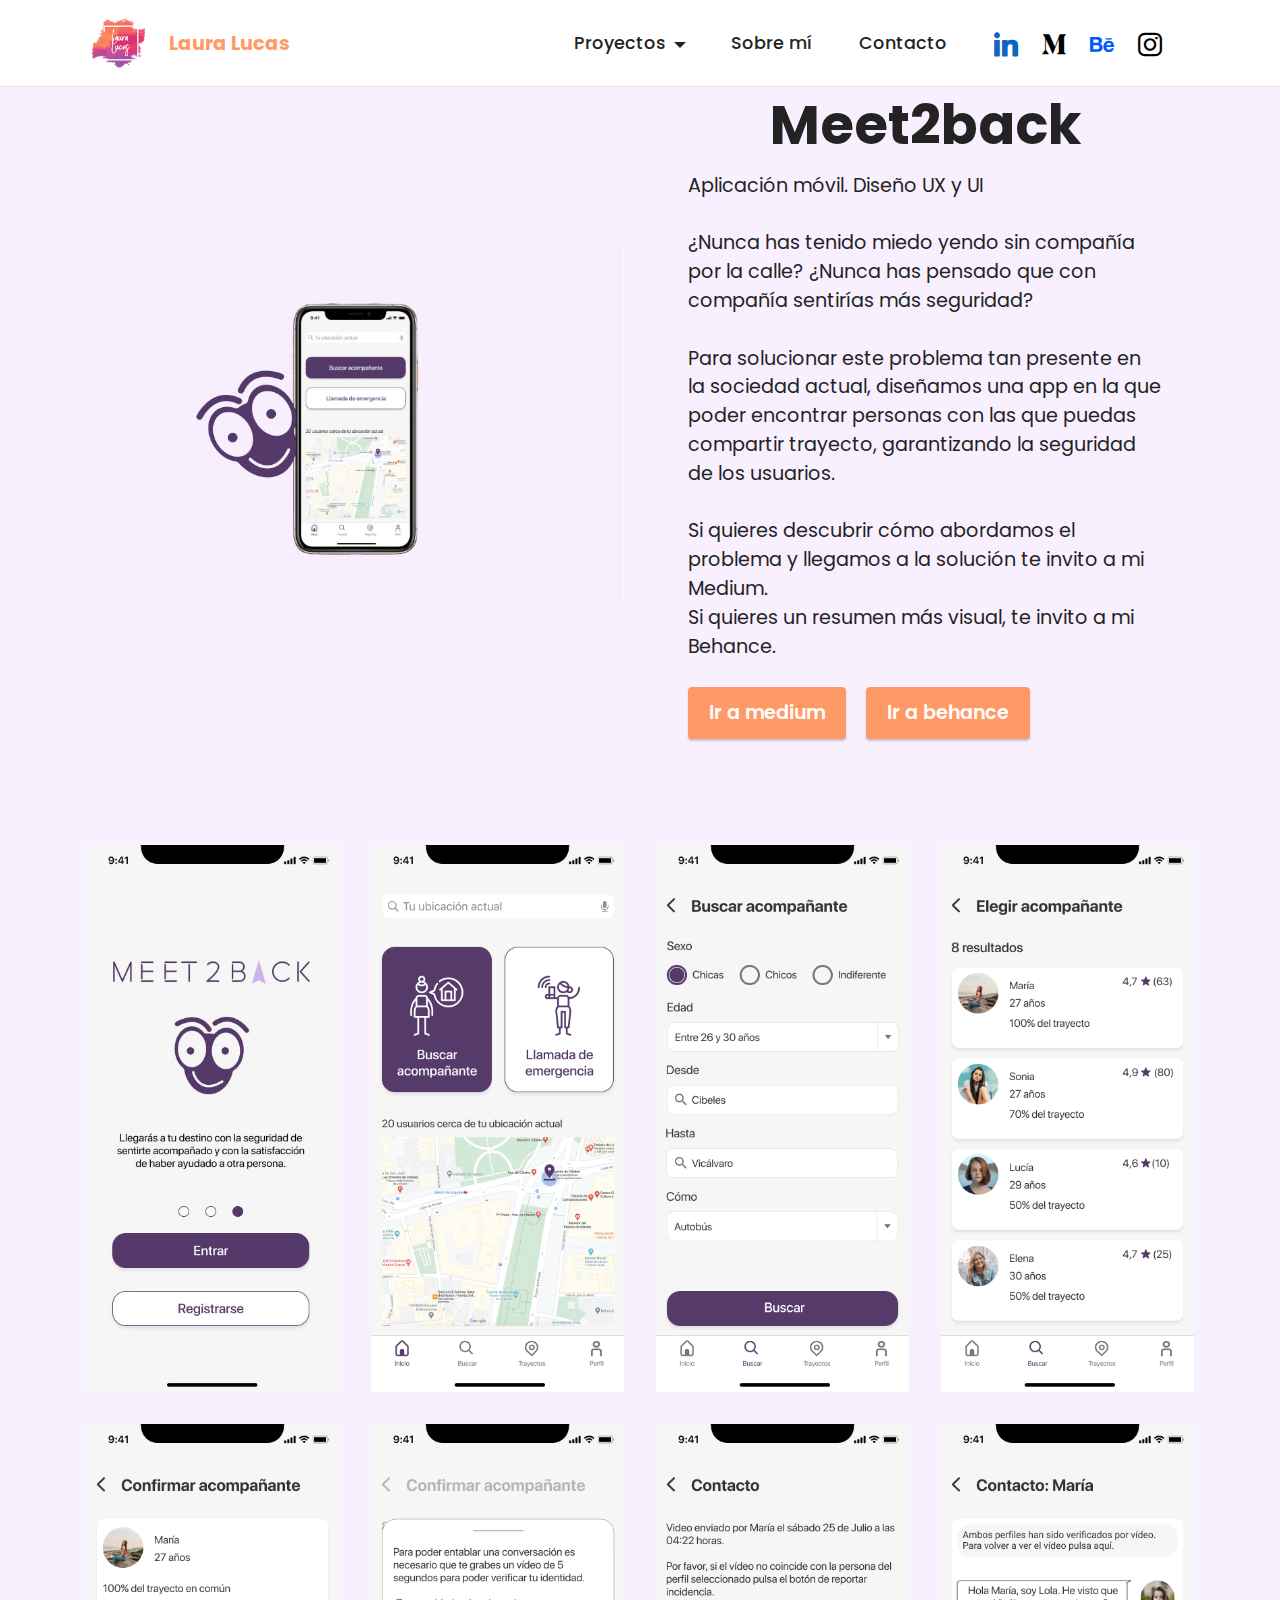
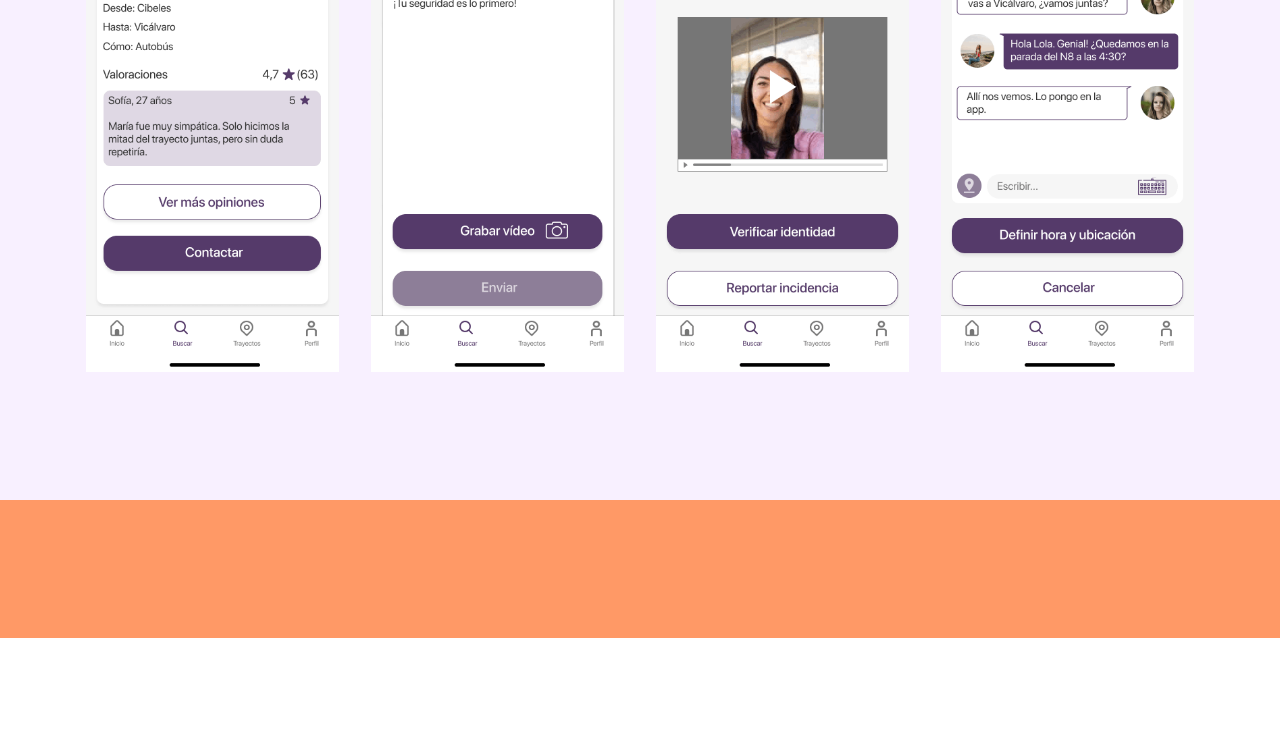
<file: page7.html>
<!DOCTYPE html>
<html  >
<head>
  <!-- Site made with Mobirise Website Builder v5.4.1, https://mobirise.com -->
  <meta charset="UTF-8">
  <meta http-equiv="X-UA-Compatible" content="IE=edge">
  <meta name="generator" content="Mobirise v5.4.1, mobirise.com">
  <meta name="viewport" content="width=device-width, initial-scale=1, minimum-scale=1">
  <link rel="shortcut icon" href="assets/images/logo-121x121.png" type="image/x-icon">
  <meta name="description" content="">
  
  
  <title>Meet2back</title>
  <link rel="stylesheet" href="assets/web/assets/mobirise-icons2/mobirise2.css">
  <link rel="stylesheet" href="assets/bootstrap/css/bootstrap.min.css">
  <link rel="stylesheet" href="assets/bootstrap/css/bootstrap-grid.min.css">
  <link rel="stylesheet" href="assets/bootstrap/css/bootstrap-reboot.min.css">
  <link rel="stylesheet" href="assets/animatecss/animate.css">
  <link rel="stylesheet" href="assets/dropdown/css/style.css">
  <link rel="stylesheet" href="assets/socicon/css/styles.css">
  <link rel="stylesheet" href="assets/theme/css/style.css">
  <link rel="preload" href="https://fonts.googleapis.com/css?family=Poppins:100,100i,200,200i,300,300i,400,400i,500,500i,600,600i,700,700i,800,800i,900,900i&display=swap" as="style" onload="this.onload=null;this.rel='stylesheet'">
  <noscript><link rel="stylesheet" href="https://fonts.googleapis.com/css?family=Poppins:100,100i,200,200i,300,300i,400,400i,500,500i,600,600i,700,700i,800,800i,900,900i&display=swap"></noscript>
  <link rel="preload" as="style" href="assets/mobirise/css/mbr-additional.css"><link rel="stylesheet" href="assets/mobirise/css/mbr-additional.css" type="text/css">
  
  
  
  
</head>
<body>
  
  <section data-bs-version="5.1" class="header11 cid-sH6Y964u6c" id="header11-23">

    

    

    <div class="container">
        <div class="row justify-content-center">
            <div class="col-12 col-md-6 image-wrapper">
                <img class="w-100" src="assets/images/group-103-791x524.jpg" alt="Mobirise">
            </div>
            <div class="col-12 col-md">
                <div class="text-wrapper text-center">
                    <h1 class="mbr-section-title mbr-fonts-style mb-3 display-1">
                        <strong>Meet2back</strong></h1>
                    <p class="mbr-text mbr-fonts-style display-7">Aplicación móvil. Diseño UX y UI<br><br>¿Nunca has tenido miedo yendo sin compañía por la calle? ¿Nunca has pensado que con compañía sentirías más seguridad?<br><br>Para solucionar este problema tan presente en la sociedad actual, diseñamos una app en la que poder encontrar personas con las que puedas compartir trayecto, garantizando la seguridad de los usuarios.<br><br>Si quieres descubrir cómo abordamos el problema y llegamos a la solución te invito a mi Medium.<br>Si quieres un resumen más visual, te invito a mi Behance.</p>
                    <div class="mbr-section-btn mt-3"><a class="btn btn-danger display-7" href="https://lauralucasaguadero.medium.com/" target="_blank">Ir a medium</a> <a class="btn btn-danger display-7" href="https://www.behance.net/lauralucasa" target="_blank">Ir a behance</a></div>
                </div>
            </div>
        </div>
    </div>
</section>

<section data-bs-version="5.1" class="gallery6 mbr-gallery cid-sH70GQj6Gf" id="gallery6-26">
    

    

    <div class="container">
        
        <div class="row mbr-gallery mt-4">
            <div class="col-12 col-md-6 col-lg-3 item gallery-image active">
                <div class="item-wrapper" data-toggle="modal" data-bs-toggle="modal" data-target="#t80y3vJJYp-modal" data-bs-target="#t80y3vJJYp-modal">
                    <img class="w-100" src="assets/images/00.3-onboarding-375x812.jpg" alt="" data-slide-to="0" data-bs-slide-to="0" data-target="#lb-t80y3vJJYp" data-bs-target="#lb-t80y3vJJYp">
                    <div class="icon-wrapper">
                        <span class="mobi-mbri mobi-mbri-search mbr-iconfont mbr-iconfont-btn"></span>
                    </div>
                </div>
                
            </div><div class="col-12 col-md-6 col-lg-3 item gallery-image">
                <div class="item-wrapper" data-toggle="modal" data-bs-toggle="modal" data-target="#t80y3vJJYp-modal" data-bs-target="#t80y3vJJYp-modal">
                    <img class="w-100" src="assets/images/05-home-375x812.png" alt="" data-slide-to="1" data-bs-slide-to="1" data-target="#lb-t80y3vJJYp" data-bs-target="#lb-t80y3vJJYp">
                    <div class="icon-wrapper">
                        <span class="mobi-mbri mobi-mbri-search mbr-iconfont mbr-iconfont-btn"></span>
                    </div>
                </div>
                
            </div>
            <div class="col-12 col-md-6 col-lg-3 item gallery-image">
                <div class="item-wrapper" data-toggle="modal" data-bs-toggle="modal" data-target="#t80y3vJJYp-modal" data-bs-target="#t80y3vJJYp-modal">
                    <img class="w-100" src="assets/images/06.06-buscar-375x812.png" alt="" data-slide-to="2" data-bs-slide-to="2" data-target="#lb-t80y3vJJYp" data-bs-target="#lb-t80y3vJJYp">
                    <div class="icon-wrapper">
                        <span class="mobi-mbri mobi-mbri-search mbr-iconfont mbr-iconfont-btn"></span>
                    </div>
                </div>
                
            </div>
            <div class="col-12 col-md-6 col-lg-3 item gallery-image">
                <div class="item-wrapper" data-toggle="modal" data-bs-toggle="modal" data-target="#t80y3vJJYp-modal" data-bs-target="#t80y3vJJYp-modal">
                    <img class="w-100" src="assets/images/07-elegir-375x812.png" alt="" data-slide-to="3" data-bs-slide-to="3" data-target="#lb-t80y3vJJYp" data-bs-target="#lb-t80y3vJJYp">
                    <div class="icon-wrapper">
                        <span class="mobi-mbri mobi-mbri-search mbr-iconfont mbr-iconfont-btn"></span>
                    </div>
                </div>
                
            </div>
            <div class="col-12 col-md-6 col-lg-3 item gallery-image">
                <div class="item-wrapper" data-toggle="modal" data-bs-toggle="modal" data-target="#t80y3vJJYp-modal" data-bs-target="#t80y3vJJYp-modal">
                    <img class="w-100" src="assets/images/08-confirmar-375x812.png" alt="" data-slide-to="4" data-bs-slide-to="4" data-target="#lb-t80y3vJJYp" data-bs-target="#lb-t80y3vJJYp">
                    <div class="icon-wrapper">
                        <span class="mobi-mbri mobi-mbri-search mbr-iconfont mbr-iconfont-btn"></span>
                    </div>
                </div>
                
            </div><div class="col-12 col-md-6 col-lg-3 item gallery-image">
                <div class="item-wrapper" data-toggle="modal" data-bs-toggle="modal" data-target="#t80y3vJJYp-modal" data-bs-target="#t80y3vJJYp-modal">
                    <img class="w-100" src="assets/images/08.01-confirmar-375x812.png" alt="" data-slide-to="5" data-bs-slide-to="5" data-target="#lb-t80y3vJJYp" data-bs-target="#lb-t80y3vJJYp">
                    <div class="icon-wrapper">
                        <span class="mobi-mbri mobi-mbri-search mbr-iconfont mbr-iconfont-btn"></span>
                    </div>
                </div>
                
            </div><div class="col-12 col-md-6 col-lg-3 item gallery-image">
                <div class="item-wrapper" data-toggle="modal" data-bs-toggle="modal" data-target="#t80y3vJJYp-modal" data-bs-target="#t80y3vJJYp-modal">
                    <img class="w-100" src="assets/images/09-contacto-375x812.png" alt="" data-slide-to="6" data-bs-slide-to="6" data-target="#lb-t80y3vJJYp" data-bs-target="#lb-t80y3vJJYp">
                    <div class="icon-wrapper">
                        <span class="mobi-mbri mobi-mbri-search mbr-iconfont mbr-iconfont-btn"></span>
                    </div>
                </div>
                
            </div><div class="col-12 col-md-6 col-lg-3 item gallery-image">
                <div class="item-wrapper" data-toggle="modal" data-bs-toggle="modal" data-target="#t80y3vJJYp-modal" data-bs-target="#t80y3vJJYp-modal">
                    <img class="w-100" src="assets/images/09.02-contacto-375x812.png" alt="" data-slide-to="7" data-bs-slide-to="7" data-target="#lb-t80y3vJJYp" data-bs-target="#lb-t80y3vJJYp">
                    <div class="icon-wrapper">
                        <span class="mobi-mbri mobi-mbri-search mbr-iconfont mbr-iconfont-btn"></span>
                    </div>
                </div>
                
            </div>
        </div>

        <div class="modal mbr-slider" tabindex="-1" role="dialog" aria-hidden="true" id="t80y3vJJYp-modal">
            <div class="modal-dialog" role="document">
                <div class="modal-content">
                    <div class="modal-body">
                        <div class="carousel slide" id="lb-t80y3vJJYp" data-interval="5000" data-bs-interval="5000">
                            <div class="carousel-inner">
                                <div class="carousel-item active">
                                    <img class="d-block w-100" src="assets/images/00.3-onboarding-375x812.jpg" alt="">
                                </div><div class="carousel-item">
                                    <img class="d-block w-100" src="assets/images/05-home-375x812.png" alt="">
                                </div>
                                <div class="carousel-item">
                                    <img class="d-block w-100" src="assets/images/06.06-buscar-375x812.png" alt="">
                                </div>
                                <div class="carousel-item">
                                    <img class="d-block w-100" src="assets/images/07-elegir-375x812.png" alt="">
                                </div>
                                <div class="carousel-item">
                                    <img class="d-block w-100" src="assets/images/08-confirmar-375x812.png" alt="">
                                </div><div class="carousel-item">
                                    <img class="d-block w-100" src="assets/images/08.01-confirmar-375x812.png" alt="">
                                </div><div class="carousel-item">
                                    <img class="d-block w-100" src="assets/images/09-contacto-375x812.png" alt="">
                                </div><div class="carousel-item">
                                    <img class="d-block w-100" src="assets/images/09.02-contacto-375x812.png" alt="">
                                </div>
                            </div>
                            <ol class="carousel-indicators">
                                <li data-slide-to="0" data-bs-slide-to="0" class="active" data-target="#lb-t80y3vJJYp" data-bs-target="#lb-t80y3vJJYp"></li><li data-slide-to="1" data-bs-slide-to="1" class="" data-target="#lb-t80y3vJJYp" data-bs-target="#lb-t80y3vJJYp"></li>
                                <li data-slide-to="2" data-bs-slide-to="2" data-target="#lb-t80y3vJJYp" data-bs-target="#lb-t80y3vJJYp"></li>
                                <li data-slide-to="3" data-bs-slide-to="3" data-target="#lb-t80y3vJJYp" data-bs-target="#lb-t80y3vJJYp"></li>
                                <li data-slide-to="4" data-bs-slide-to="4" data-target="#lb-t80y3vJJYp" data-bs-target="#lb-t80y3vJJYp"></li><li data-slide-to="5" data-bs-slide-to="5" data-target="#lb-t80y3vJJYp" data-bs-target="#lb-t80y3vJJYp"></li><li data-slide-to="6" data-bs-slide-to="6" data-target="#lb-t80y3vJJYp" data-bs-target="#lb-t80y3vJJYp"></li><li data-slide-to="7" data-bs-slide-to="7" data-target="#lb-t80y3vJJYp" data-bs-target="#lb-t80y3vJJYp"></li>
                            </ol>
                            <a role="button" href="" class="close" data-dismiss="modal" data-bs-dismiss="modal" aria-label="Close">
                            </a>
                            <a class="carousel-control-prev carousel-control" role="button" data-slide="prev" data-bs-slide="prev" href="#lb-t80y3vJJYp">
                                <span class="mobi-mbri mobi-mbri-arrow-prev" aria-hidden="true"></span>
                                <span class="sr-only visually-hidden">Previous</span>
                            </a>
                            <a class="carousel-control-next carousel-control" role="button" data-slide="next" data-bs-slide="next" href="#lb-t80y3vJJYp">
                                <span class="mobi-mbri mobi-mbri-arrow-next" aria-hidden="true"></span>
                                <span class="sr-only visually-hidden">Next</span>
                            </a>
                        </div>
                    </div>
                </div>
            </div>
        </div>
    </div>
</section>

<section data-bs-version="5.1" class="footer3 cid-sH1bytJ04F" once="footers" id="footer3-1m">

    

    

    <div class="container">
        <div class="media-container-row align-center mbr-white">
            <div class="row row-links">
                <ul class="foot-menu">
                    
                    
                    
                    
                    
                <li class="foot-menu-item mbr-fonts-style display-7">Hecho con amor por Laura Lucas 💛</li></ul>
            </div>
            
            <div class="row row-copirayt">
                <p class="mbr-text mb-0 mbr-fonts-style mbr-white align-center display-7">
                    © Copyright 2020 Mobirise. All Rights Reserved.
                </p>
            </div>
        </div>
    </div>
</section>

<section data-bs-version="5.1" class="menu cid-sH1byu5XPp" once="menu" id="menu1-1n">
    
    <nav class="navbar navbar-dropdown navbar-fixed-top navbar-expand-lg">
        <div class="container">
            <div class="navbar-brand">
                <span class="navbar-logo">
                    <a href="index.html">
                        <img src="assets/images/logo-121x121.png" alt="Logo" style="height: 4.4rem;">
                    </a>
                </span>
                <span class="navbar-caption-wrap"><a class="navbar-caption text-danger text-primary display-7" href="index.html">Laura Lucas</a></span>
            </div>
            <button class="navbar-toggler" type="button" data-toggle="collapse" data-bs-toggle="collapse" data-target="#navbarSupportedContent" data-bs-target="#navbarSupportedContent" aria-controls="navbarNavAltMarkup" aria-expanded="false" aria-label="Toggle navigation">
                <div class="hamburger">
                    <span></span>
                    <span></span>
                    <span></span>
                    <span></span>
                </div>
            </button>
            <div class="collapse navbar-collapse" id="navbarSupportedContent">
                <ul class="navbar-nav nav-dropdown nav-right" data-app-modern-menu="true"><li class="nav-item dropdown"><a class="nav-link link text-black text-primary dropdown-toggle display-4" href="#" data-bs-auto-close="outside" aria-expanded="false" data-toggle="dropdown-submenu" data-bs-toggle="dropdown">Proyectos</a><div class="dropdown-menu" aria-labelledby="dropdown-undefined"><a class="text-black text-primary dropdown-item display-4" href="page1.html" data-bs-auto-close="outside" aria-expanded="true">Ver todos</a><a class="text-black text-primary dropdown-item display-4" href="pvDesign.html" data-bs-auto-close="outside" aria-expanded="true">pvDesign</a><a class="text-black text-primary dropdown-item display-4" href="page9.html" data-bs-auto-close="outside" aria-expanded="true">OneTrade<br></a><a class="text-black text-primary dropdown-item display-4" href="page4.html" data-bs-auto-close="outside" aria-expanded="true">Uowe</a><a class="text-black text-primary dropdown-item display-4" href="page5.html" data-bs-auto-close="outside" aria-expanded="true">Care4U</a><a class="text-black text-primary dropdown-item display-4" href="page6.html" data-bs-auto-close="outside" aria-expanded="true">Festibuddy</a><a class="text-black text-primary dropdown-item display-4" href="page8.html" data-bs-auto-close="outside" aria-expanded="true">Nearby</a><a class="text-black text-primary dropdown-item display-4" href="page7.html" data-bs-auto-close="outside" aria-expanded="true">Meet2back</a></div></li><li class="nav-item"><a class="nav-link link text-black display-4" href="page2.html">Sobre mí</a></li><li class="nav-item"><a class="nav-link link text-black display-4" href="page3.html">Contacto</a></li></ul>
                <div class="icons-menu">
                    <a class="iconfont-wrapper" href="https://www.linkedin.com/in/laura-lucas-aguadero" target="_blank">
                        <span class="p-2 mbr-iconfont socicon-linkedin socicon" style="color: rgb(14, 101, 194); fill: rgb(14, 101, 194);"></span>
                    </a>
                    <a class="iconfont-wrapper" href="https://lauralucasaguadero.medium.com/" target="_blank">
                        <span class="p-2 mbr-iconfont socicon-medium socicon" style="color: rgb(0, 0, 0); fill: rgb(0, 0, 0);"></span>
                    </a>
                    <a class="iconfont-wrapper" href="https://www.behance.net/lauralucasa" target="_blank">
                        <span class="p-2 mbr-iconfont socicon-behance socicon" style="color: rgb(0, 88, 255); fill: rgb(0, 88, 255);"></span>
                    </a>
                    <a class="iconfont-wrapper" href="https://www.instagram.com/ux_ui_lauraluag/?hl=es" target="_blank">
                        <span class="p-2 mbr-iconfont socicon-instagram socicon"></span>
                    </a>
                </div>
                
            </div>
        </div>
    </nav>

</section><section style="background-color: #fff; font-family: -apple-system, BlinkMacSystemFont, 'Segoe UI', 'Roboto', 'Helvetica Neue', Arial, sans-serif; color:#aaa; font-size:12px; padding: 0; align-items: center; display: flex;"><a href="https://mobirise.site/w" style="flex: 1 1; height: 3rem; padding-left: 1rem;"></a><p style="flex: 0 0 auto; margin:0; padding-right:1rem;">How to create a free site - <a href="https://mobirise.site/x" style="color:#aaa;">More here</a></p></section><script src="assets/bootstrap/js/bootstrap.bundle.min.js"></script>  <script src="assets/smoothscroll/smooth-scroll.js"></script>  <script src="assets/ytplayer/index.js"></script>  <script src="assets/dropdown/js/navbar-dropdown.js"></script>  <script src="assets/theme/js/script.js"></script>  
  
  
 <div id="scrollToTop" class="scrollToTop mbr-arrow-up"><a style="text-align: center;"><i class="mbr-arrow-up-icon mbr-arrow-up-icon-cm cm-icon cm-icon-smallarrow-up"></i></a></div>
    <input name="animation" type="hidden">
  </body>
</html>
</file>
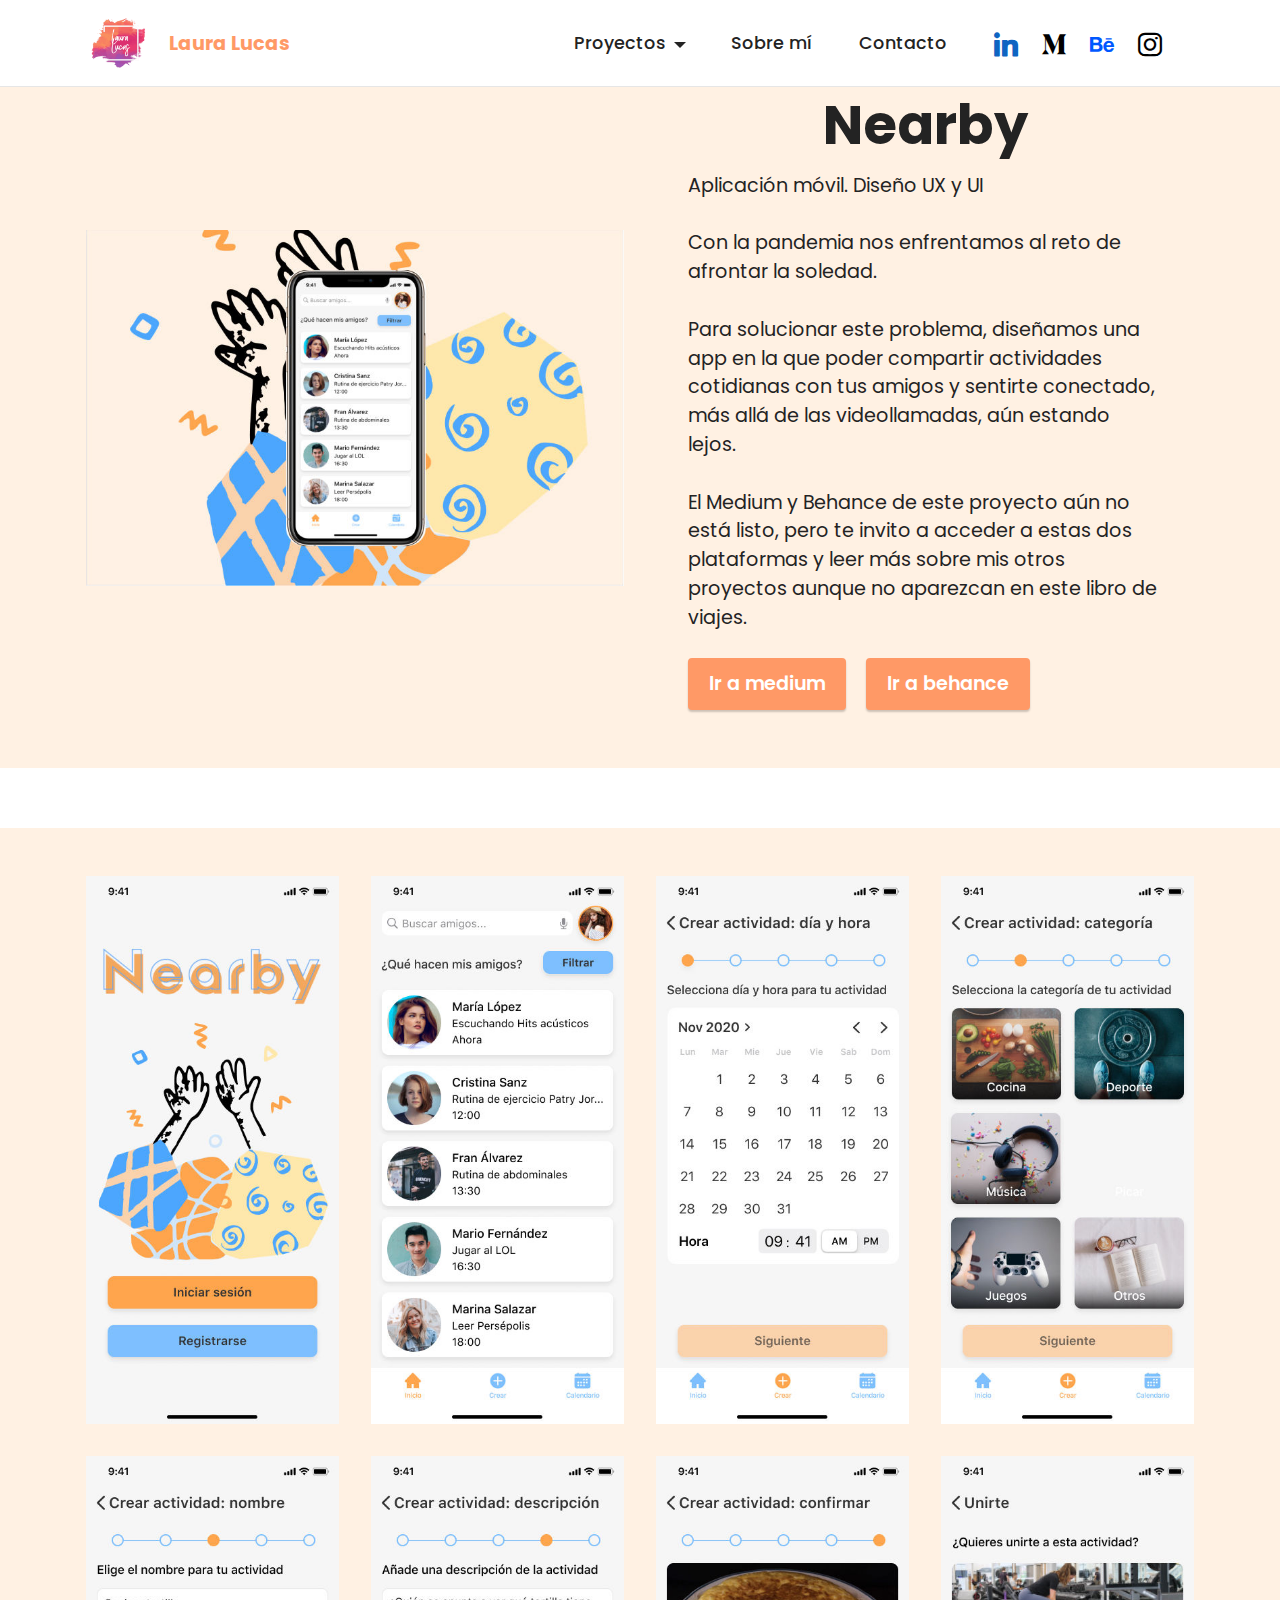
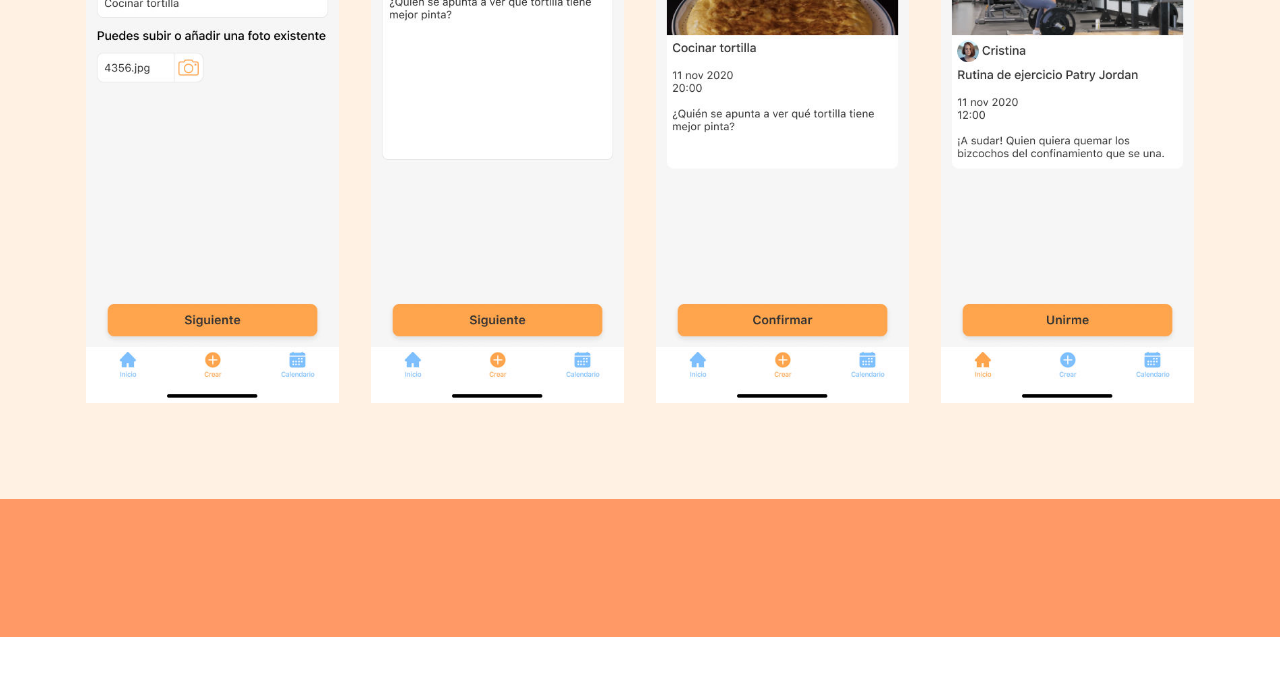
<file: page8.html>
<!DOCTYPE html>
<html  >
<head>
  <!-- Site made with Mobirise Website Builder v5.4.1, https://mobirise.com -->
  <meta charset="UTF-8">
  <meta http-equiv="X-UA-Compatible" content="IE=edge">
  <meta name="generator" content="Mobirise v5.4.1, mobirise.com">
  <meta name="viewport" content="width=device-width, initial-scale=1, minimum-scale=1">
  <link rel="shortcut icon" href="assets/images/logo-121x121.png" type="image/x-icon">
  <meta name="description" content="">
  
  
  <title>Nearby</title>
  <link rel="stylesheet" href="assets/web/assets/mobirise-icons2/mobirise2.css">
  <link rel="stylesheet" href="assets/bootstrap/css/bootstrap.min.css">
  <link rel="stylesheet" href="assets/bootstrap/css/bootstrap-grid.min.css">
  <link rel="stylesheet" href="assets/bootstrap/css/bootstrap-reboot.min.css">
  <link rel="stylesheet" href="assets/animatecss/animate.css">
  <link rel="stylesheet" href="assets/dropdown/css/style.css">
  <link rel="stylesheet" href="assets/socicon/css/styles.css">
  <link rel="stylesheet" href="assets/theme/css/style.css">
  <link rel="preload" href="https://fonts.googleapis.com/css?family=Poppins:100,100i,200,200i,300,300i,400,400i,500,500i,600,600i,700,700i,800,800i,900,900i&display=swap" as="style" onload="this.onload=null;this.rel='stylesheet'">
  <noscript><link rel="stylesheet" href="https://fonts.googleapis.com/css?family=Poppins:100,100i,200,200i,300,300i,400,400i,500,500i,600,600i,700,700i,800,800i,900,900i&display=swap"></noscript>
  <link rel="preload" as="style" href="assets/mobirise/css/mbr-additional.css"><link rel="stylesheet" href="assets/mobirise/css/mbr-additional.css" type="text/css">
  
  
  
  
</head>
<body>
  
  <section data-bs-version="5.1" class="header11 cid-sH6YqMOr1S" id="header11-24">

    

    

    <div class="container">
        <div class="row justify-content-center">
            <div class="col-12 col-md-6 image-wrapper">
                <img class="w-100" src="assets/images/image-94-791x524.jpg" alt="Mobirise">
            </div>
            <div class="col-12 col-md">
                <div class="text-wrapper text-center">
                    <h1 class="mbr-section-title mbr-fonts-style mb-3 display-1">
                        <strong>Nearby</strong></h1>
                    <p class="mbr-text mbr-fonts-style display-7">Aplicación móvil. Diseño UX y UI<br><br>Con la pandemia nos enfrentamos al reto de afrontar la soledad.<br><br>Para solucionar este problema, diseñamos una app en la que poder compartir actividades cotidianas con tus amigos y sentirte conectado, más allá de las videollamadas, aún estando lejos.<br><br>El Medium y Behance de este proyecto aún no está listo, pero te invito a acceder a estas dos plataformas y leer más sobre mis otros proyectos aunque no aparezcan en este libro de viajes.</p>
                    <div class="mbr-section-btn mt-3"><a class="btn btn-danger display-7" href="https://lauralucasaguadero.medium.com/" target="_blank">Ir a medium</a> <a class="btn btn-danger display-7" href="https://www.behance.net/lauralucasa" target="_blank">Ir a behance</a></div>
                </div>
            </div>
        </div>
    </div>
</section>

<section data-bs-version="5.1" class="menu cid-sH1bF4mOWc" once="menu" id="menu1-1q">
    
    <nav class="navbar navbar-dropdown navbar-fixed-top navbar-expand-lg">
        <div class="container">
            <div class="navbar-brand">
                <span class="navbar-logo">
                    <a href="index.html">
                        <img src="assets/images/logo-121x121.png" alt="Logo" style="height: 4.4rem;">
                    </a>
                </span>
                <span class="navbar-caption-wrap"><a class="navbar-caption text-danger text-primary display-7" href="index.html">Laura Lucas</a></span>
            </div>
            <button class="navbar-toggler" type="button" data-toggle="collapse" data-bs-toggle="collapse" data-target="#navbarSupportedContent" data-bs-target="#navbarSupportedContent" aria-controls="navbarNavAltMarkup" aria-expanded="false" aria-label="Toggle navigation">
                <div class="hamburger">
                    <span></span>
                    <span></span>
                    <span></span>
                    <span></span>
                </div>
            </button>
            <div class="collapse navbar-collapse" id="navbarSupportedContent">
                <ul class="navbar-nav nav-dropdown nav-right" data-app-modern-menu="true"><li class="nav-item dropdown"><a class="nav-link link text-black text-primary dropdown-toggle display-4" href="#" data-bs-auto-close="outside" aria-expanded="false" data-toggle="dropdown-submenu" data-bs-toggle="dropdown">Proyectos</a><div class="dropdown-menu" aria-labelledby="dropdown-undefined"><a class="text-black text-primary dropdown-item display-4" href="page1.html" data-bs-auto-close="outside" aria-expanded="true">Ver todos</a><a class="text-black text-primary dropdown-item display-4" href="pvDesign.html" data-bs-auto-close="outside" aria-expanded="true">pvDesign</a><a class="text-black text-primary dropdown-item display-4" href="page9.html" data-bs-auto-close="outside" aria-expanded="true">OneTrade<br></a><a class="text-black text-primary dropdown-item display-4" href="page4.html" data-bs-auto-close="outside" aria-expanded="true">Uowe</a><a class="text-black text-primary dropdown-item display-4" href="page5.html" data-bs-auto-close="outside" aria-expanded="true">Care4U</a><a class="text-black text-primary dropdown-item display-4" href="page6.html" data-bs-auto-close="outside" aria-expanded="true">Festibuddy</a><a class="text-black text-primary dropdown-item display-4" href="page8.html" data-bs-auto-close="outside" aria-expanded="true">Nearby</a><a class="text-black text-primary dropdown-item display-4" href="page7.html" data-bs-auto-close="outside" aria-expanded="true">Meet2back</a></div></li><li class="nav-item"><a class="nav-link link text-black display-4" href="page2.html">Sobre mí</a></li><li class="nav-item"><a class="nav-link link text-black display-4" href="page3.html">Contacto</a></li></ul>
                <div class="icons-menu">
                    <a class="iconfont-wrapper" href="https://www.linkedin.com/in/laura-lucas-aguadero" target="_blank">
                        <span class="p-2 mbr-iconfont socicon-linkedin socicon" style="color: rgb(14, 101, 194); fill: rgb(14, 101, 194);"></span>
                    </a>
                    <a class="iconfont-wrapper" href="https://lauralucasaguadero.medium.com/" target="_blank">
                        <span class="p-2 mbr-iconfont socicon-medium socicon" style="color: rgb(0, 0, 0); fill: rgb(0, 0, 0);"></span>
                    </a>
                    <a class="iconfont-wrapper" href="https://www.behance.net/lauralucasa" target="_blank">
                        <span class="p-2 mbr-iconfont socicon-behance socicon" style="color: rgb(0, 88, 255); fill: rgb(0, 88, 255);"></span>
                    </a>
                    <a class="iconfont-wrapper" href="https://www.instagram.com/ux_ui_lauraluag/?hl=es" target="_blank">
                        <span class="p-2 mbr-iconfont socicon-instagram socicon"></span>
                    </a>
                </div>
                
            </div>
        </div>
    </nav>

</section>

<section data-bs-version="5.1" class="gallery6 mbr-gallery cid-sH6ZwVO6ZD" id="gallery6-25">
    

    

    <div class="container">
        
        <div class="row mbr-gallery mt-4">
            <div class="col-12 col-md-6 col-lg-3 item gallery-image">
                <div class="item-wrapper" data-toggle="modal" data-bs-toggle="modal" data-target="#t80y3EW979-modal" data-bs-target="#t80y3EW979-modal">
                    <img class="w-100" src="assets/images/0.0-registro-375x812.jpg" alt="" data-slide-to="0" data-bs-slide-to="0" data-target="#lb-t80y3EW979" data-bs-target="#lb-t80y3EW979">
                    <div class="icon-wrapper">
                        <span class="mobi-mbri mobi-mbri-search mbr-iconfont mbr-iconfont-btn"></span>
                    </div>
                </div>
                
            </div>
            <div class="col-12 col-md-6 col-lg-3 item gallery-image">
                <div class="item-wrapper" data-toggle="modal" data-bs-toggle="modal" data-target="#t80y3EW979-modal" data-bs-target="#t80y3EW979-modal">
                    <img class="w-100" src="assets/images/1.0-inicio-375x812.jpg" alt="" data-slide-to="1" data-bs-slide-to="1" data-target="#lb-t80y3EW979" data-bs-target="#lb-t80y3EW979">
                    <div class="icon-wrapper">
                        <span class="mobi-mbri mobi-mbri-search mbr-iconfont mbr-iconfont-btn"></span>
                    </div>
                </div>
                
            </div>
            <div class="col-12 col-md-6 col-lg-3 item gallery-image">
                <div class="item-wrapper" data-toggle="modal" data-bs-toggle="modal" data-target="#t80y3EW979-modal" data-bs-target="#t80y3EW979-modal">
                    <img class="w-100" src="assets/images/2.1-crear-375x812.jpg" alt="" data-slide-to="2" data-bs-slide-to="2" data-target="#lb-t80y3EW979" data-bs-target="#lb-t80y3EW979">
                    <div class="icon-wrapper">
                        <span class="mobi-mbri mobi-mbri-search mbr-iconfont mbr-iconfont-btn"></span>
                    </div>
                </div>
                
            </div>
            <div class="col-12 col-md-6 col-lg-3 item gallery-image">
                <div class="item-wrapper" data-toggle="modal" data-bs-toggle="modal" data-target="#t80y3EW979-modal" data-bs-target="#t80y3EW979-modal">
                    <img class="w-100" src="assets/images/2.3-crear-375x812.jpg" alt="" data-slide-to="3" data-bs-slide-to="3" data-target="#lb-t80y3EW979" data-bs-target="#lb-t80y3EW979">
                    <div class="icon-wrapper">
                        <span class="mobi-mbri mobi-mbri-search mbr-iconfont mbr-iconfont-btn"></span>
                    </div>
                </div>
                
            </div><div class="col-12 col-md-6 col-lg-3 item gallery-image">
                <div class="item-wrapper" data-toggle="modal" data-bs-toggle="modal" data-target="#t80y3EW979-modal" data-bs-target="#t80y3EW979-modal">
                    <img class="w-100" src="assets/images/2.6-crear-375x812.jpg" alt="" data-slide-to="4" data-bs-slide-to="4" data-target="#lb-t80y3EW979" data-bs-target="#lb-t80y3EW979">
                    <div class="icon-wrapper">
                        <span class="mobi-mbri mobi-mbri-search mbr-iconfont mbr-iconfont-btn"></span>
                    </div>
                </div>
                
            </div><div class="col-12 col-md-6 col-lg-3 item gallery-image">
                <div class="item-wrapper" data-toggle="modal" data-bs-toggle="modal" data-target="#t80y3EW979-modal" data-bs-target="#t80y3EW979-modal">
                    <img class="w-100" src="assets/images/2.8-crear-375x812.jpg" alt="" data-slide-to="5" data-bs-slide-to="5" data-target="#lb-t80y3EW979" data-bs-target="#lb-t80y3EW979">
                    <div class="icon-wrapper">
                        <span class="mobi-mbri mobi-mbri-search mbr-iconfont mbr-iconfont-btn"></span>
                    </div>
                </div>
                
            </div><div class="col-12 col-md-6 col-lg-3 item gallery-image">
                <div class="item-wrapper" data-toggle="modal" data-bs-toggle="modal" data-target="#t80y3EW979-modal" data-bs-target="#t80y3EW979-modal">
                    <img class="w-100" src="assets/images/2.9-crear-375x812.jpg" alt="" data-slide-to="6" data-bs-slide-to="6" data-target="#lb-t80y3EW979" data-bs-target="#lb-t80y3EW979">
                    <div class="icon-wrapper">
                        <span class="mobi-mbri mobi-mbri-search mbr-iconfont mbr-iconfont-btn"></span>
                    </div>
                </div>
                
            </div><div class="col-12 col-md-6 col-lg-3 item gallery-image">
                <div class="item-wrapper" data-toggle="modal" data-bs-toggle="modal" data-target="#t80y3EW979-modal" data-bs-target="#t80y3EW979-modal">
                    <img class="w-100" src="assets/images/3.3-inicio-375x812.jpg" alt="" data-slide-to="7" data-bs-slide-to="7" data-target="#lb-t80y3EW979" data-bs-target="#lb-t80y3EW979">
                    <div class="icon-wrapper">
                        <span class="mobi-mbri mobi-mbri-search mbr-iconfont mbr-iconfont-btn"></span>
                    </div>
                </div>
                
            </div>
        </div>

        <div class="modal mbr-slider" tabindex="-1" role="dialog" aria-hidden="true" id="t80y3EW979-modal">
            <div class="modal-dialog" role="document">
                <div class="modal-content">
                    <div class="modal-body">
                        <div class="carousel slide" id="lb-t80y3EW979" data-interval="5000" data-bs-interval="5000">
                            <div class="carousel-inner">
                                <div class="carousel-item active">
                                    <img class="d-block w-100" src="assets/images/0.0-registro-375x812.jpg" alt="">
                                </div>
                                <div class="carousel-item">
                                    <img class="d-block w-100" src="assets/images/1.0-inicio-375x812.jpg" alt="">
                                </div>
                                <div class="carousel-item">
                                    <img class="d-block w-100" src="assets/images/2.1-crear-375x812.jpg" alt="">
                                </div>
                                <div class="carousel-item">
                                    <img class="d-block w-100" src="assets/images/2.3-crear-375x812.jpg" alt="">
                                </div><div class="carousel-item">
                                    <img class="d-block w-100" src="assets/images/2.6-crear-375x812.jpg" alt="">
                                </div><div class="carousel-item">
                                    <img class="d-block w-100" src="assets/images/2.8-crear-375x812.jpg" alt="">
                                </div><div class="carousel-item">
                                    <img class="d-block w-100" src="assets/images/2.9-crear-375x812.jpg" alt="">
                                </div><div class="carousel-item">
                                    <img class="d-block w-100" src="assets/images/3.3-inicio-375x812.jpg" alt="">
                                </div>
                            </div>
                            <ol class="carousel-indicators">
                                <li data-slide-to="0" data-bs-slide-to="0" class="active" data-target="#lb-t80y3EW979" data-bs-target="#lb-t80y3EW979"></li>
                                <li data-slide-to="1" data-bs-slide-to="1" data-target="#lb-t80y3EW979" data-bs-target="#lb-t80y3EW979"></li>
                                <li data-slide-to="2" data-bs-slide-to="2" data-target="#lb-t80y3EW979" data-bs-target="#lb-t80y3EW979"></li>
                                <li data-slide-to="3" data-bs-slide-to="3" data-target="#lb-t80y3EW979" data-bs-target="#lb-t80y3EW979"></li><li data-slide-to="4" data-bs-slide-to="4" data-target="#lb-t80y3EW979" data-bs-target="#lb-t80y3EW979"></li><li data-slide-to="5" data-bs-slide-to="5" data-target="#lb-t80y3EW979" data-bs-target="#lb-t80y3EW979"></li><li data-slide-to="6" data-bs-slide-to="6" data-target="#lb-t80y3EW979" data-bs-target="#lb-t80y3EW979"></li><li data-slide-to="7" data-bs-slide-to="7" data-target="#lb-t80y3EW979" data-bs-target="#lb-t80y3EW979"></li>
                            </ol>
                            <a role="button" href="" class="close" data-dismiss="modal" data-bs-dismiss="modal" aria-label="Close">
                            </a>
                            <a class="carousel-control-prev carousel-control" role="button" data-slide="prev" data-bs-slide="prev" href="#lb-t80y3EW979">
                                <span class="mobi-mbri mobi-mbri-arrow-prev" aria-hidden="true"></span>
                                <span class="sr-only visually-hidden">Previous</span>
                            </a>
                            <a class="carousel-control-next carousel-control" role="button" data-slide="next" data-bs-slide="next" href="#lb-t80y3EW979">
                                <span class="mobi-mbri mobi-mbri-arrow-next" aria-hidden="true"></span>
                                <span class="sr-only visually-hidden">Next</span>
                            </a>
                        </div>
                    </div>
                </div>
            </div>
        </div>
    </div>
</section>

<section data-bs-version="5.1" class="footer3 cid-sH1bF41yti" once="footers" id="footer3-1p">

    

    

    <div class="container">
        <div class="media-container-row align-center mbr-white">
            <div class="row row-links">
                <ul class="foot-menu">
                    
                    
                    
                    
                    
                <li class="foot-menu-item mbr-fonts-style display-7">Hecho con amor por Laura Lucas 💛</li></ul>
            </div>
            
            <div class="row row-copirayt">
                <p class="mbr-text mb-0 mbr-fonts-style mbr-white align-center display-7">
                    © Copyright 2020 Mobirise. All Rights Reserved.
                </p>
            </div>
        </div>
    </div>
</section><section style="background-color: #fff; font-family: -apple-system, BlinkMacSystemFont, 'Segoe UI', 'Roboto', 'Helvetica Neue', Arial, sans-serif; color:#aaa; font-size:12px; padding: 0; align-items: center; display: flex;"><a href="https://mobirise.site/b" style="flex: 1 1; height: 3rem; padding-left: 1rem;"></a><p style="flex: 0 0 auto; margin:0; padding-right:1rem;">Designed with Mobirise <a href="https://mobirise.site/u" style="color:#aaa;">web</a> theme</p></section><script src="assets/bootstrap/js/bootstrap.bundle.min.js"></script>  <script src="assets/smoothscroll/smooth-scroll.js"></script>  <script src="assets/ytplayer/index.js"></script>  <script src="assets/dropdown/js/navbar-dropdown.js"></script>  <script src="assets/theme/js/script.js"></script>  
  
  
 <div id="scrollToTop" class="scrollToTop mbr-arrow-up"><a style="text-align: center;"><i class="mbr-arrow-up-icon mbr-arrow-up-icon-cm cm-icon cm-icon-smallarrow-up"></i></a></div>
    <input name="animation" type="hidden">
  </body>
</html>
</file>
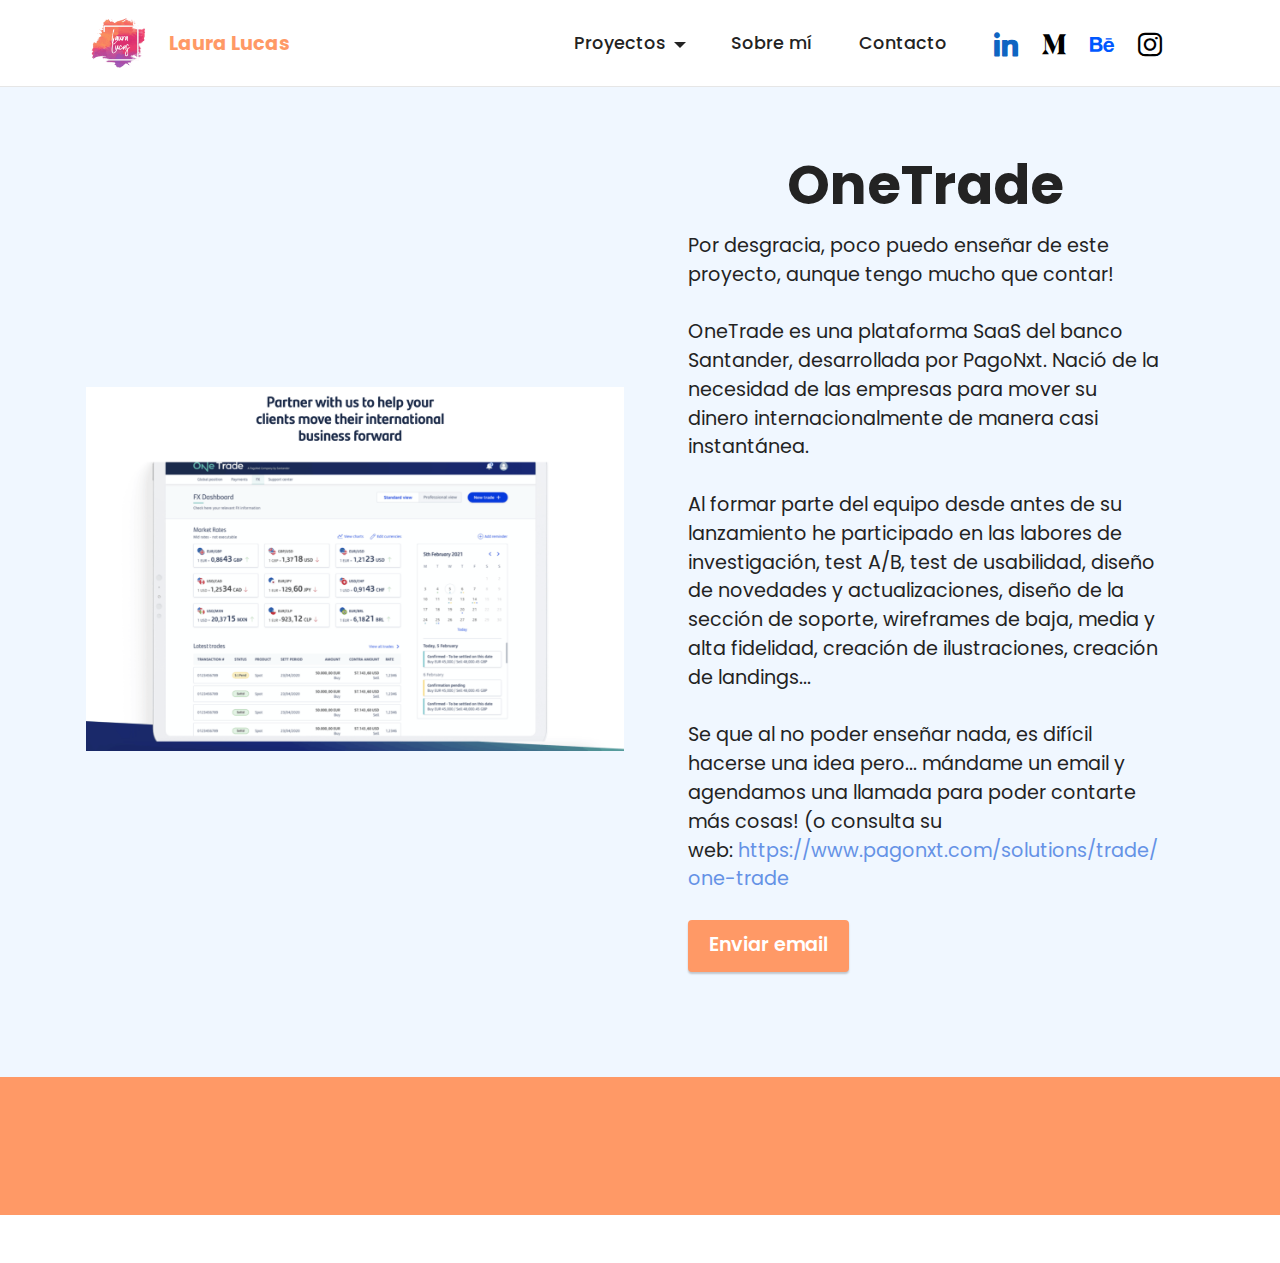
<file: page9.html>
<!DOCTYPE html>
<html  >
<head>
  <!-- Site made with Mobirise Website Builder v5.4.1, https://mobirise.com -->
  <meta charset="UTF-8">
  <meta http-equiv="X-UA-Compatible" content="IE=edge">
  <meta name="generator" content="Mobirise v5.4.1, mobirise.com">
  <meta name="viewport" content="width=device-width, initial-scale=1, minimum-scale=1">
  <link rel="shortcut icon" href="assets/images/logo-121x121.png" type="image/x-icon">
  <meta name="description" content="">
  
  
  <title>OneTrade</title>
  <link rel="stylesheet" href="assets/bootstrap/css/bootstrap.min.css">
  <link rel="stylesheet" href="assets/bootstrap/css/bootstrap-grid.min.css">
  <link rel="stylesheet" href="assets/bootstrap/css/bootstrap-reboot.min.css">
  <link rel="stylesheet" href="assets/animatecss/animate.css">
  <link rel="stylesheet" href="assets/dropdown/css/style.css">
  <link rel="stylesheet" href="assets/socicon/css/styles.css">
  <link rel="stylesheet" href="assets/theme/css/style.css">
  <link rel="preload" href="https://fonts.googleapis.com/css?family=Poppins:100,100i,200,200i,300,300i,400,400i,500,500i,600,600i,700,700i,800,800i,900,900i&display=swap" as="style" onload="this.onload=null;this.rel='stylesheet'">
  <noscript><link rel="stylesheet" href="https://fonts.googleapis.com/css?family=Poppins:100,100i,200,200i,300,300i,400,400i,500,500i,600,600i,700,700i,800,800i,900,900i&display=swap"></noscript>
  <link rel="preload" as="style" href="assets/mobirise/css/mbr-additional.css"><link rel="stylesheet" href="assets/mobirise/css/mbr-additional.css" type="text/css">
  
  
  
  
</head>
<body>
  
  <section data-bs-version="5.1" class="menu cid-t80v9am0Pf" once="menu" id="menu1-2d">
    
    <nav class="navbar navbar-dropdown navbar-fixed-top navbar-expand-lg">
        <div class="container">
            <div class="navbar-brand">
                <span class="navbar-logo">
                    <a href="index.html">
                        <img src="assets/images/logo-121x121.png" alt="Logo" style="height: 4.4rem;">
                    </a>
                </span>
                <span class="navbar-caption-wrap"><a class="navbar-caption text-danger text-primary display-7" href="index.html">Laura Lucas</a></span>
            </div>
            <button class="navbar-toggler" type="button" data-toggle="collapse" data-bs-toggle="collapse" data-target="#navbarSupportedContent" data-bs-target="#navbarSupportedContent" aria-controls="navbarNavAltMarkup" aria-expanded="false" aria-label="Toggle navigation">
                <div class="hamburger">
                    <span></span>
                    <span></span>
                    <span></span>
                    <span></span>
                </div>
            </button>
            <div class="collapse navbar-collapse" id="navbarSupportedContent">
                <ul class="navbar-nav nav-dropdown nav-right" data-app-modern-menu="true"><li class="nav-item dropdown"><a class="nav-link link text-black text-primary dropdown-toggle display-4" href="#" data-bs-auto-close="outside" aria-expanded="false" data-toggle="dropdown-submenu" data-bs-toggle="dropdown">Proyectos</a><div class="dropdown-menu" aria-labelledby="dropdown-undefined"><a class="text-black text-primary dropdown-item display-4" href="page1.html" data-bs-auto-close="outside" aria-expanded="true">Ver todos</a><a class="text-black text-primary dropdown-item display-4" href="pvDesign.html" data-bs-auto-close="outside" aria-expanded="true">pvDesign</a><a class="text-black text-primary dropdown-item display-4" href="page9.html" data-bs-auto-close="outside" aria-expanded="true">OneTrade<br></a><a class="text-black text-primary dropdown-item display-4" href="page4.html" data-bs-auto-close="outside" aria-expanded="true">Uowe</a><a class="text-black text-primary dropdown-item display-4" href="page5.html" data-bs-auto-close="outside" aria-expanded="true">Care4U</a><a class="text-black text-primary dropdown-item display-4" href="page6.html" data-bs-auto-close="outside" aria-expanded="true">Festibuddy</a><a class="text-black text-primary dropdown-item display-4" href="page8.html" data-bs-auto-close="outside" aria-expanded="true">Nearby</a><a class="text-black text-primary dropdown-item display-4" href="page7.html" data-bs-auto-close="outside" aria-expanded="true">Meet2back</a></div></li><li class="nav-item"><a class="nav-link link text-black display-4" href="page2.html">Sobre mí</a></li><li class="nav-item"><a class="nav-link link text-black display-4" href="page3.html">Contacto</a></li></ul>
                <div class="icons-menu">
                    <a class="iconfont-wrapper" href="https://www.linkedin.com/in/laura-lucas-aguadero" target="_blank">
                        <span class="p-2 mbr-iconfont socicon-linkedin socicon" style="color: rgb(14, 101, 194); fill: rgb(14, 101, 194);"></span>
                    </a>
                    <a class="iconfont-wrapper" href="https://lauralucasaguadero.medium.com/" target="_blank">
                        <span class="p-2 mbr-iconfont socicon-medium socicon" style="color: rgb(0, 0, 0); fill: rgb(0, 0, 0);"></span>
                    </a>
                    <a class="iconfont-wrapper" href="https://www.behance.net/lauralucasa" target="_blank">
                        <span class="p-2 mbr-iconfont socicon-behance socicon" style="color: rgb(0, 88, 255); fill: rgb(0, 88, 255);"></span>
                    </a>
                    <a class="iconfont-wrapper" href="https://www.instagram.com/ux_ui_lauraluag/?hl=es" target="_blank">
                        <span class="p-2 mbr-iconfont socicon-instagram socicon"></span>
                    </a>
                </div>
                
            </div>
        </div>
    </nav>

</section>

<section data-bs-version="5.1" class="header11 cid-t80v99Nbd4" id="header11-2b">

    

    

    <div class="container">
        <div class="row justify-content-center">
            <div class="col-12 col-md-6 image-wrapper">
                <img class="w-100" src="assets/images/captura-de-pantalla-2022-06-06-a-las-21.23.31-1256x849.png" alt="Mobirise">
            </div>
            <div class="col-12 col-md">
                <div class="text-wrapper text-center">
                    <h1 class="mbr-section-title mbr-fonts-style mb-3 display-1">
                        <strong>OneTrade</strong></h1>
                    <p class="mbr-text mbr-fonts-style display-7">
                        Por desgracia, poco puedo enseñar de este proyecto, aunque tengo mucho que contar!<br><br>OneTrade es una plataforma SaaS del banco Santander, desarrollada por PagoNxt. Nació de la necesidad de las empresas para mover su dinero internacionalmente de manera casi instantánea.<br><br>Al formar parte del equipo desde antes de su lanzamiento he participado en las labores de investigación, test A/B, test de usabilidad, diseño de novedades y actualizaciones, diseño de la sección de soporte, wireframes de baja, media y alta fidelidad, creación de ilustraciones, creación de landings...<br><br>Se que al no poder enseñar nada, es difícil hacerse una idea pero... mándame un email y agendamos una llamada para poder contarte más cosas! (o consulta su web:&nbsp;<a href="https://www.pagonxt.com/solutions/trade/one-trade" class="text-primary" target="_blank">https://www.pagonxt.com/solutions/trade/one-trade</a><br></p>
                    <div class="mbr-section-btn mt-3"><a class="btn btn-danger display-7" href="mailto:lauralucasaguadero@gmail.com">Enviar email</a></div>
                </div>
            </div>
        </div>
    </div>
</section>

<section data-bs-version="5.1" class="footer3 cid-t80v9a8MFD" once="footers" id="footer3-2c">

    

    

    <div class="container">
        <div class="media-container-row align-center mbr-white">
            <div class="row row-links">
                <ul class="foot-menu">
                    
                    
                    
                    
                    
                <li class="foot-menu-item mbr-fonts-style display-7">Hecho con amor por Laura Lucas 💛</li></ul>
            </div>
            
            <div class="row row-copirayt">
                <p class="mbr-text mb-0 mbr-fonts-style mbr-white align-center display-7">
                    © Copyright 2020 Mobirise. All Rights Reserved.
                </p>
            </div>
        </div>
    </div>
</section><section style="background-color: #fff; font-family: -apple-system, BlinkMacSystemFont, 'Segoe UI', 'Roboto', 'Helvetica Neue', Arial, sans-serif; color:#aaa; font-size:12px; padding: 0; align-items: center; display: flex;"><a href="https://mobirise.site/x" style="flex: 1 1; height: 3rem; padding-left: 1rem;"></a><p style="flex: 0 0 auto; margin:0; padding-right:1rem;">Designed with Mobirise - <a href="https://mobirise.site/k" style="color:#aaa;">Click now</a></p></section><script src="assets/bootstrap/js/bootstrap.bundle.min.js"></script>  <script src="assets/smoothscroll/smooth-scroll.js"></script>  <script src="assets/ytplayer/index.js"></script>  <script src="assets/dropdown/js/navbar-dropdown.js"></script>  <script src="assets/theme/js/script.js"></script>  
  
  
 <div id="scrollToTop" class="scrollToTop mbr-arrow-up"><a style="text-align: center;"><i class="mbr-arrow-up-icon mbr-arrow-up-icon-cm cm-icon cm-icon-smallarrow-up"></i></a></div>
    <input name="animation" type="hidden">
  </body>
</html>
</file>
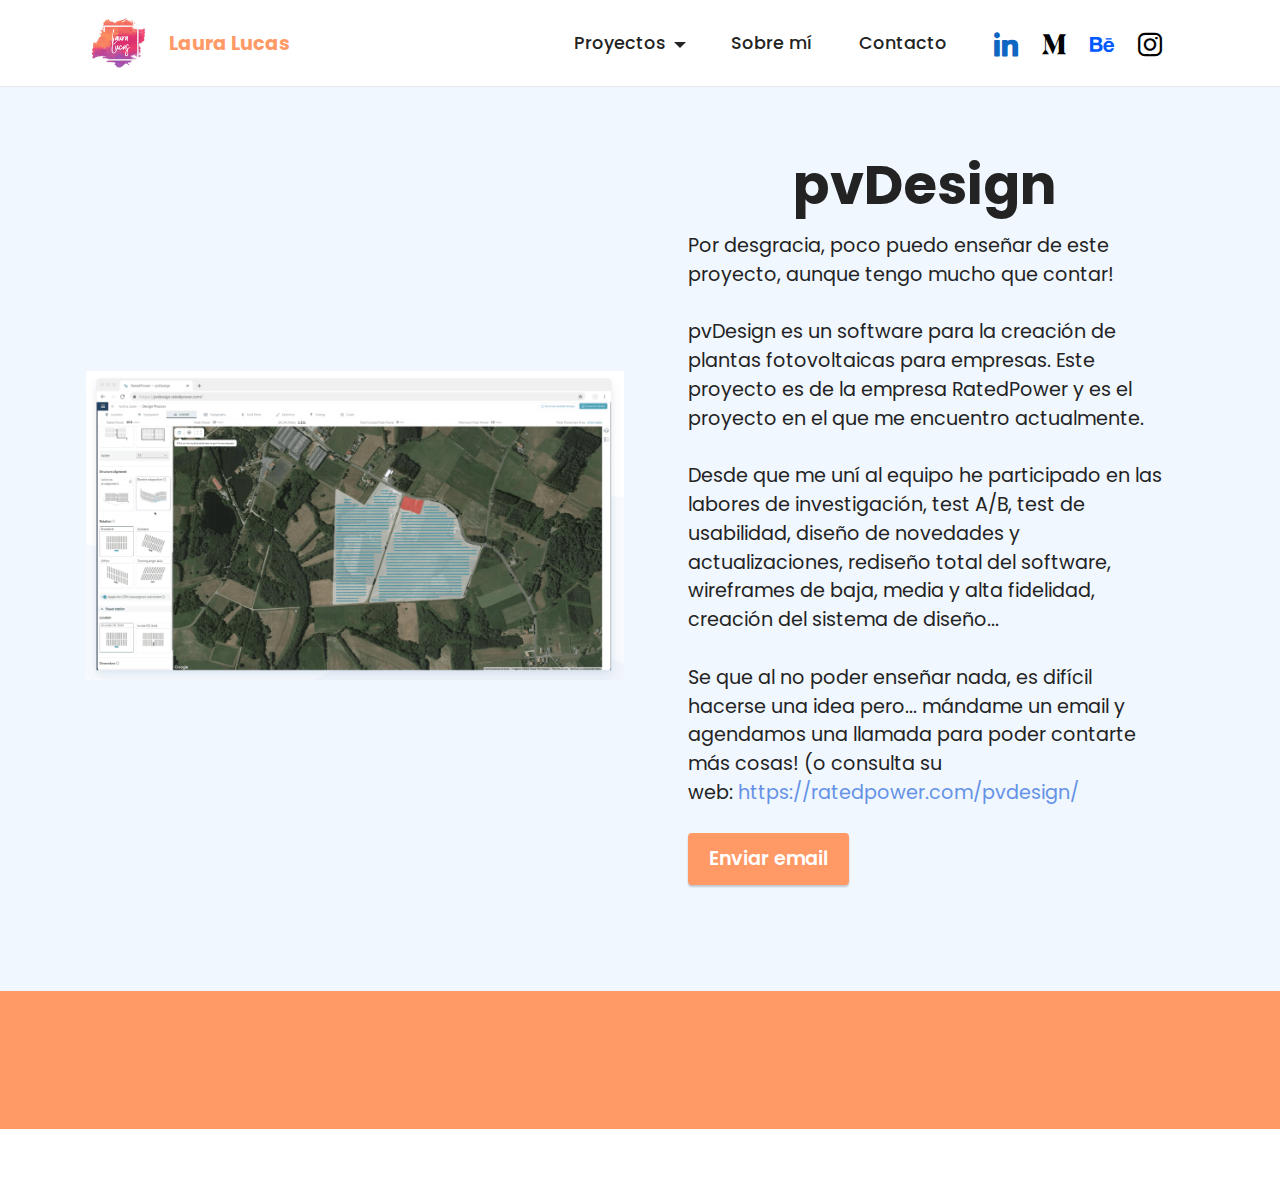
<file: pvDesign.html>
<!DOCTYPE html>
<html  >
<head>
  <!-- Site made with Mobirise Website Builder v5.4.1, https://mobirise.com -->
  <meta charset="UTF-8">
  <meta http-equiv="X-UA-Compatible" content="IE=edge">
  <meta name="generator" content="Mobirise v5.4.1, mobirise.com">
  <meta name="viewport" content="width=device-width, initial-scale=1, minimum-scale=1">
  <link rel="shortcut icon" href="assets/images/logo-121x121.png" type="image/x-icon">
  <meta name="description" content="">
  
  
  <title>pvDesign</title>
  <link rel="stylesheet" href="assets/bootstrap/css/bootstrap.min.css">
  <link rel="stylesheet" href="assets/bootstrap/css/bootstrap-grid.min.css">
  <link rel="stylesheet" href="assets/bootstrap/css/bootstrap-reboot.min.css">
  <link rel="stylesheet" href="assets/animatecss/animate.css">
  <link rel="stylesheet" href="assets/dropdown/css/style.css">
  <link rel="stylesheet" href="assets/socicon/css/styles.css">
  <link rel="stylesheet" href="assets/theme/css/style.css">
  <link rel="preload" href="https://fonts.googleapis.com/css?family=Poppins:100,100i,200,200i,300,300i,400,400i,500,500i,600,600i,700,700i,800,800i,900,900i&display=swap" as="style" onload="this.onload=null;this.rel='stylesheet'">
  <noscript><link rel="stylesheet" href="https://fonts.googleapis.com/css?family=Poppins:100,100i,200,200i,300,300i,400,400i,500,500i,600,600i,700,700i,800,800i,900,900i&display=swap"></noscript>
  <link rel="preload" as="style" href="assets/mobirise/css/mbr-additional.css"><link rel="stylesheet" href="assets/mobirise/css/mbr-additional.css" type="text/css">
  
  
  
  
</head>
<body>
  
  <section data-bs-version="5.1" class="menu cid-t80wCE0t1g" once="menu" id="menu1-2g">
    
    <nav class="navbar navbar-dropdown navbar-fixed-top navbar-expand-lg">
        <div class="container">
            <div class="navbar-brand">
                <span class="navbar-logo">
                    <a href="index.html">
                        <img src="assets/images/logo-121x121.png" alt="Logo" style="height: 4.4rem;">
                    </a>
                </span>
                <span class="navbar-caption-wrap"><a class="navbar-caption text-danger text-primary display-7" href="index.html">Laura Lucas</a></span>
            </div>
            <button class="navbar-toggler" type="button" data-toggle="collapse" data-bs-toggle="collapse" data-target="#navbarSupportedContent" data-bs-target="#navbarSupportedContent" aria-controls="navbarNavAltMarkup" aria-expanded="false" aria-label="Toggle navigation">
                <div class="hamburger">
                    <span></span>
                    <span></span>
                    <span></span>
                    <span></span>
                </div>
            </button>
            <div class="collapse navbar-collapse" id="navbarSupportedContent">
                <ul class="navbar-nav nav-dropdown nav-right" data-app-modern-menu="true"><li class="nav-item dropdown"><a class="nav-link link text-black text-primary dropdown-toggle display-4" href="#" data-bs-auto-close="outside" aria-expanded="false" data-toggle="dropdown-submenu" data-bs-toggle="dropdown">Proyectos</a><div class="dropdown-menu" aria-labelledby="dropdown-undefined"><a class="text-black text-primary dropdown-item display-4" href="page1.html" data-bs-auto-close="outside" aria-expanded="true">Ver todos</a><a class="text-black text-primary dropdown-item display-4" href="pvDesign.html" data-bs-auto-close="outside" aria-expanded="true">pvDesign</a><a class="text-black text-primary dropdown-item display-4" href="page9.html" data-bs-auto-close="outside" aria-expanded="true">OneTrade<br></a><a class="text-black text-primary dropdown-item display-4" href="page4.html" data-bs-auto-close="outside" aria-expanded="true">Uowe</a><a class="text-black text-primary dropdown-item display-4" href="page5.html" data-bs-auto-close="outside" aria-expanded="true">Care4U</a><a class="text-black text-primary dropdown-item display-4" href="page6.html" data-bs-auto-close="outside" aria-expanded="true">Festibuddy</a><a class="text-black text-primary dropdown-item display-4" href="page8.html" data-bs-auto-close="outside" aria-expanded="true">Nearby</a><a class="text-black text-primary dropdown-item display-4" href="page7.html" data-bs-auto-close="outside" aria-expanded="true">Meet2back</a></div></li><li class="nav-item"><a class="nav-link link text-black display-4" href="page2.html">Sobre mí</a></li><li class="nav-item"><a class="nav-link link text-black display-4" href="page3.html">Contacto</a></li></ul>
                <div class="icons-menu">
                    <a class="iconfont-wrapper" href="https://www.linkedin.com/in/laura-lucas-aguadero" target="_blank">
                        <span class="p-2 mbr-iconfont socicon-linkedin socicon" style="color: rgb(14, 101, 194); fill: rgb(14, 101, 194);"></span>
                    </a>
                    <a class="iconfont-wrapper" href="https://lauralucasaguadero.medium.com/" target="_blank">
                        <span class="p-2 mbr-iconfont socicon-medium socicon" style="color: rgb(0, 0, 0); fill: rgb(0, 0, 0);"></span>
                    </a>
                    <a class="iconfont-wrapper" href="https://www.behance.net/lauralucasa" target="_blank">
                        <span class="p-2 mbr-iconfont socicon-behance socicon" style="color: rgb(0, 88, 255); fill: rgb(0, 88, 255);"></span>
                    </a>
                    <a class="iconfont-wrapper" href="https://www.instagram.com/ux_ui_lauraluag/?hl=es" target="_blank">
                        <span class="p-2 mbr-iconfont socicon-instagram socicon"></span>
                    </a>
                </div>
                
            </div>
        </div>
    </nav>

</section>

<section data-bs-version="5.1" class="header11 cid-t80wCDbUpO" id="header11-2e">

    

    

    <div class="container">
        <div class="row justify-content-center">
            <div class="col-12 col-md-6 image-wrapper">
                <img class="w-100" src="assets/images/captura-de-pantalla-2022-06-06-a-las-21.29.50-1256x721.png" alt="Mobirise">
            </div>
            <div class="col-12 col-md">
                <div class="text-wrapper text-center">
                    <h1 class="mbr-section-title mbr-fonts-style mb-3 display-1">
                        <strong>pvDesign</strong></h1>
                    <p class="mbr-text mbr-fonts-style display-7">
                        Por desgracia, poco puedo enseñar de este proyecto, aunque tengo mucho que contar!<br><br>pvDesign es un software para la creación de plantas fotovoltaicas para empresas. Este proyecto es de la empresa RatedPower y es el proyecto en el que me encuentro actualmente.<br><br>Desde que me uní al equipo he participado en las labores de investigación, test A/B, test de usabilidad, diseño de novedades y actualizaciones, rediseño total del software, wireframes de baja, media y alta fidelidad, creación del sistema de diseño...<br><br>Se que al no poder enseñar nada, es difícil hacerse una idea pero... mándame un email y agendamos una llamada para poder contarte más cosas! (o consulta su web:&nbsp;<a href="https://ratedpower.com/pvdesign/" class="text-primary" target="_blank">https://ratedpower.com/pvdesign/</a><br></p>
                    <div class="mbr-section-btn mt-3"><a class="btn btn-danger display-7" href="mailto:lauralucasaguadero@gmail.com">Enviar email</a></div>
                </div>
            </div>
        </div>
    </div>
</section>

<section data-bs-version="5.1" class="footer3 cid-t80wCDFCqr" once="footers" id="footer3-2f">

    

    

    <div class="container">
        <div class="media-container-row align-center mbr-white">
            <div class="row row-links">
                <ul class="foot-menu">
                    
                    
                    
                    
                    
                <li class="foot-menu-item mbr-fonts-style display-7">Hecho con amor por Laura Lucas 💛</li></ul>
            </div>
            
            <div class="row row-copirayt">
                <p class="mbr-text mb-0 mbr-fonts-style mbr-white align-center display-7">
                    © Copyright 2020 Mobirise. All Rights Reserved.
                </p>
            </div>
        </div>
    </div>
</section><section style="background-color: #fff; font-family: -apple-system, BlinkMacSystemFont, 'Segoe UI', 'Roboto', 'Helvetica Neue', Arial, sans-serif; color:#aaa; font-size:12px; padding: 0; align-items: center; display: flex;"><a href="https://mobirise.site/h" style="flex: 1 1; height: 3rem; padding-left: 1rem;"></a><p style="flex: 0 0 auto; margin:0; padding-right:1rem;">Created with <a href="https://mobirise.site/b" style="color:#aaa;">Mobirise</a> themes</p></section><script src="assets/bootstrap/js/bootstrap.bundle.min.js"></script>  <script src="assets/smoothscroll/smooth-scroll.js"></script>  <script src="assets/ytplayer/index.js"></script>  <script src="assets/dropdown/js/navbar-dropdown.js"></script>  <script src="assets/theme/js/script.js"></script>  
  
  
 <div id="scrollToTop" class="scrollToTop mbr-arrow-up"><a style="text-align: center;"><i class="mbr-arrow-up-icon mbr-arrow-up-icon-cm cm-icon cm-icon-smallarrow-up"></i></a></div>
    <input name="animation" type="hidden">
  </body>
</html>
</file>
<file: assets/dropdown/css/style.css>
.navbar-dropdown {
  left: 0;
  padding: 0;
  position: absolute;
  right: 0;
  top: 0;
  transition: all 0.45s ease;
  z-index: 1030;
  background: #282828; }
  .navbar-dropdown .navbar-logo {
    margin-right: 0.8rem;
    transition: margin 0.3s ease-in-out;
    vertical-align: middle; }
    .navbar-dropdown .navbar-logo img {
      height: 3.125rem;
      transition: all 0.3s ease-in-out; }
    .navbar-dropdown .navbar-logo.mbr-iconfont {
      font-size: 3.125rem;
      line-height: 3.125rem; }
  .navbar-dropdown .navbar-caption {
    font-weight: 700;
    white-space: normal;
    vertical-align: -4px;
    line-height: 3.125rem !important; }
    .navbar-dropdown .navbar-caption, .navbar-dropdown .navbar-caption:hover {
      color: inherit;
      text-decoration: none; }
  .navbar-dropdown .mbr-iconfont + .navbar-caption {
    vertical-align: -1px; }
  .navbar-dropdown.navbar-fixed-top {
    position: fixed; }
  .navbar-dropdown .navbar-brand span {
    vertical-align: -4px; }
  .navbar-dropdown.bg-color.transparent {
    background: none; }
  .navbar-dropdown.navbar-short .navbar-brand {
    padding: 0.625rem 0; }
    .navbar-dropdown.navbar-short .navbar-brand span {
      vertical-align: -1px; }
  .navbar-dropdown.navbar-short .navbar-caption {
    line-height: 2.375rem !important;
    vertical-align: -2px; }
  .navbar-dropdown.navbar-short .navbar-logo {
    margin-right: 0.5rem; }
    .navbar-dropdown.navbar-short .navbar-logo img {
      height: 2.375rem; }
    .navbar-dropdown.navbar-short .navbar-logo.mbr-iconfont {
      font-size: 2.375rem;
      line-height: 2.375rem; }
  .navbar-dropdown.navbar-short .mbr-table-cell {
    height: 3.625rem; }
  .navbar-dropdown .navbar-close {
    left: 0.6875rem;
    position: fixed;
    top: 0.75rem;
    z-index: 1000; }
  .navbar-dropdown .hamburger-icon {
    content: "";
    display: inline-block;
    vertical-align: middle;
    width: 16px;
    -webkit-box-shadow: 0 -6px 0 1px #282828,0 0 0 1px #282828,0 6px 0 1px #282828;
    -moz-box-shadow: 0 -6px 0 1px #282828,0 0 0 1px #282828,0 6px 0 1px #282828;
    box-shadow: 0 -6px 0 1px #282828,0 0 0 1px #282828,0 6px 0 1px #282828; }

.dropdown-menu .dropdown-toggle[data-toggle="dropdown-submenu"]::after {
  border-bottom: 0.35em solid transparent;
  border-left: 0.35em solid;
  border-right: 0;
  border-top: 0.35em solid transparent;
  margin-left: 0.3rem; }

.dropdown-menu .dropdown-item:focus {
  outline: 0; }

.nav-dropdown {
  font-size: 0.75rem;
  font-weight: 500;
  height: auto !important; }
  .nav-dropdown .nav-btn {
    padding-left: 1rem; }
  .nav-dropdown .link {
    margin: .667em 1.667em;
    font-weight: 500;
    padding: 0;
    transition: color .2s ease-in-out; }
    .nav-dropdown .link.dropdown-toggle {
      margin-right: 2.583em; }
      .nav-dropdown .link.dropdown-toggle::after {
        margin-left: .25rem;
        border-top: 0.35em solid;
        border-right: 0.35em solid transparent;
        border-left: 0.35em solid transparent;
        border-bottom: 0; }
      .nav-dropdown .link.dropdown-toggle[aria-expanded="true"] {
        margin: 0;
        padding: 0.667em 3.263em  0.667em 1.667em; }
  .nav-dropdown .link::after,
  .nav-dropdown .dropdown-item::after {
    color: inherit; }
  .nav-dropdown .btn {
    font-size: 0.75rem;
    font-weight: 700;
    letter-spacing: 0;
    margin-bottom: 0;
    padding-left: 1.25rem;
    padding-right: 1.25rem; }
  .nav-dropdown .dropdown-menu {
    border-radius: 0;
    border: 0;
    left: 0;
    margin: 0;
    padding-bottom: 1.25rem;
    padding-top: 1.25rem;
    position: relative; }
  .nav-dropdown .dropdown-submenu {
    margin-left: 0.125rem;
    top: 0; }
  .nav-dropdown .dropdown-item {
    font-weight: 500;
    line-height: 2;
    padding: 0.3846em 4.615em 0.3846em 1.5385em;
    position: relative;
    transition: color .2s ease-in-out, background-color .2s ease-in-out; }
    .nav-dropdown .dropdown-item::after {
      margin-top: -0.3077em;
      position: absolute;
      right: 1.1538em;
      top: 50%; }
    .nav-dropdown .dropdown-item:focus, .nav-dropdown .dropdown-item:hover {
      background: none; }

@media (max-width: 767px) {
  .nav-dropdown.navbar-toggleable-sm {
    bottom: 0;
    display: none;
    left: 0;
    overflow-x: hidden;
    position: fixed;
    top: 0;
    transform: translateX(-100%);
    -ms-transform: translateX(-100%);
    -webkit-transform: translateX(-100%);
    width: 18.75rem;
    z-index: 999; } }
.nav-dropdown.navbar-toggleable-xl {
  bottom: 0;
  display: none;
  left: 0;
  overflow-x: hidden;
  position: fixed;
  top: 0;
  transform: translateX(-100%);
  -ms-transform: translateX(-100%);
  -webkit-transform: translateX(-100%);
  width: 18.75rem;
  z-index: 999; }

.nav-dropdown-sm {
  display: block !important;
  overflow-x: hidden;
  overflow: auto;
  padding-top: 3.875rem; }
  .nav-dropdown-sm::after {
    content: "";
    display: block;
    height: 3rem;
    width: 100%; }
  .nav-dropdown-sm.collapse.in ~ .navbar-close {
    display: block !important; }
  .nav-dropdown-sm.collapsing, .nav-dropdown-sm.collapse.in {
    transform: translateX(0);
    -ms-transform: translateX(0);
    -webkit-transform: translateX(0);
    transition: all 0.25s ease-out;
    -webkit-transition: all 0.25s ease-out;
    background: #282828; }
  .nav-dropdown-sm.collapsing[aria-expanded="false"] {
    transform: translateX(-100%);
    -ms-transform: translateX(-100%);
    -webkit-transform: translateX(-100%); }
  .nav-dropdown-sm .nav-item {
    display: block;
    margin-left: 0 !important;
    padding-left: 0; }
  .nav-dropdown-sm .link,
  .nav-dropdown-sm .dropdown-item {
    border-top: 1px dotted rgba(255, 255, 255, 0.1);
    font-size: 0.8125rem;
    line-height: 1.6;
    margin: 0 !important;
    padding: 0.875rem 2.4rem 0.875rem 1.5625rem !important;
    position: relative;
    white-space: normal; }
    .nav-dropdown-sm .link:focus, .nav-dropdown-sm .link:hover,
    .nav-dropdown-sm .dropdown-item:focus,
    .nav-dropdown-sm .dropdown-item:hover {
      background: rgba(0, 0, 0, 0.2) !important;
      color: #c0a375; }
  .nav-dropdown-sm .nav-btn {
    position: relative;
    padding: 1.5625rem 1.5625rem 0 1.5625rem; }
    .nav-dropdown-sm .nav-btn::before {
      border-top: 1px dotted rgba(255, 255, 255, 0.1);
      content: "";
      left: 0;
      position: absolute;
      top: 0;
      width: 100%; }
    .nav-dropdown-sm .nav-btn + .nav-btn {
      padding-top: 0.625rem; }
      .nav-dropdown-sm .nav-btn + .nav-btn::before {
        display: none; }
  .nav-dropdown-sm .btn {
    padding: 0.625rem 0; }
  .nav-dropdown-sm .dropdown-toggle[data-toggle="dropdown-submenu"]::after {
    margin-left: .25rem;
    border-top: 0.35em solid;
    border-right: 0.35em solid transparent;
    border-left: 0.35em solid transparent;
    border-bottom: 0; }
  .nav-dropdown-sm .dropdown-toggle[data-toggle="dropdown-submenu"][aria-expanded="true"]::after {
    border-top: 0;
    border-right: 0.35em solid transparent;
    border-left: 0.35em solid transparent;
    border-bottom: 0.35em solid; }
  .nav-dropdown-sm .dropdown-menu {
    margin: 0;
    padding: 0;
    position: relative;
    top: 0;
    left: 0;
    width: 100%;
    border: 0;
    float: none;
    border-radius: 0;
    background: none; }
  .nav-dropdown-sm .dropdown-submenu {
    left: 100%;
    margin-left: 0.125rem;
    margin-top: -1.25rem;
    top: 0; }

.navbar-toggleable-sm .nav-dropdown .dropdown-menu {
  position: absolute; }

.navbar-toggleable-sm .nav-dropdown .dropdown-submenu {
  left: 100%;
  margin-left: 0.125rem;
  margin-top: -1.25rem;
  top: 0; }

.navbar-toggleable-sm.opened .nav-dropdown .dropdown-menu {
  position: relative; }

.navbar-toggleable-sm.opened .nav-dropdown .dropdown-submenu {
  left: 0;
  margin-left: 00rem;
  margin-top: 0rem;
  top: 0; }

.is-builder .nav-dropdown.collapsing {
  transition: none !important; }
</file>
<file: assets/socicon/css/styles.css>
@charset "UTF-8";

@font-face {
  font-family: 'Socicon';
  src:  url('../fonts/socicon.eot');
  src:  url('../fonts/socicon.eot?#iefix') format('embedded-opentype'),
    url('../fonts/socicon.woff2') format('woff2'),
    url('../fonts/socicon.ttf') format('truetype'),
    url('../fonts/socicon.woff') format('woff'),
    url('../fonts/socicon.svg#socicon') format('svg');
  font-weight: normal;
  font-style: normal;
  font-display: swap;
}

[data-icon]:before {
  font-family: "socicon" !important;
  content: attr(data-icon);
  font-style: normal !important;
  font-weight: normal !important;
  font-variant: normal !important;
  text-transform: none !important;
  speak: none;
  line-height: 1;
  -webkit-font-smoothing: antialiased;
  -moz-osx-font-smoothing: grayscale;
}

[class^="socicon-"], [class*=" socicon-"] {
  /* use !important to prevent issues with browser extensions that change fonts */
  font-family: 'Socicon' !important;
  speak: none;
  font-style: normal;
  font-weight: normal;
  font-variant: normal;
  text-transform: none;
  line-height: 1;

  /* Better Font Rendering =========== */
  -webkit-font-smoothing: antialiased;
  -moz-osx-font-smoothing: grayscale;
}

.socicon-eitaa:before {
  content: "\e97c";
}
.socicon-soroush:before {
  content: "\e97d";
}
.socicon-bale:before {
  content: "\e97e";
}
.socicon-zazzle:before {
  content: "\e97b";
}
.socicon-society6:before {
  content: "\e97a";
}
.socicon-redbubble:before {
  content: "\e979";
}
.socicon-avvo:before {
  content: "\e978";
}
.socicon-stitcher:before {
  content: "\e977";
}
.socicon-googlehangouts:before {
  content: "\e974";
}
.socicon-dlive:before {
  content: "\e975";
}
.socicon-vsco:before {
  content: "\e976";
}
.socicon-flipboard:before {
  content: "\e973";
}
.socicon-ubuntu:before {
  content: "\e958";
}
.socicon-artstation:before {
  content: "\e959";
}
.socicon-invision:before {
  content: "\e95a";
}
.socicon-torial:before {
  content: "\e95b";
}
.socicon-collectorz:before {
  content: "\e95c";
}
.socicon-seenthis:before {
  content: "\e95d";
}
.socicon-googleplaymusic:before {
  content: "\e95e";
}
.socicon-debian:before {
  content: "\e95f";
}
.socicon-filmfreeway:before {
  content: "\e960";
}
.socicon-gnome:before {
  content: "\e961";
}
.socicon-itchio:before {
  content: "\e962";
}
.socicon-jamendo:before {
  content: "\e963";
}
.socicon-mix:before {
  content: "\e964";
}
.socicon-sharepoint:before {
  content: "\e965";
}
.socicon-tinder:before {
  content: "\e966";
}
.socicon-windguru:before {
  content: "\e967";
}
.socicon-cdbaby:before {
  content: "\e968";
}
.socicon-elementaryos:before {
  content: "\e969";
}
.socicon-stage32:before {
  content: "\e96a";
}
.socicon-tiktok:before {
  content: "\e96b";
}
.socicon-gitter:before {
  content: "\e96c";
}
.socicon-letterboxd:before {
  content: "\e96d";
}
.socicon-threema:before {
  content: "\e96e";
}
.socicon-splice:before {
  content: "\e96f";
}
.socicon-metapop:before {
  content: "\e970";
}
.socicon-naver:before {
  content: "\e971";
}
.socicon-remote:before {
  content: "\e972";
}
.socicon-internet:before {
  content: "\e957";
}
.socicon-moddb:before {
  content: "\e94b";
}
.socicon-indiedb:before {
  content: "\e94c";
}
.socicon-traxsource:before {
  content: "\e94d";
}
.socicon-gamefor:before {
  content: "\e94e";
}
.socicon-pixiv:before {
  content: "\e94f";
}
.socicon-myanimelist:before {
  content: "\e950";
}
.socicon-blackberry:before {
  content: "\e951";
}
.socicon-wickr:before {
  content: "\e952";
}
.socicon-spip:before {
  content: "\e953";
}
.socicon-napster:before {
  content: "\e954";
}
.socicon-beatport:before {
  content: "\e955";
}
.socicon-hackerone:before {
  content: "\e956";
}
.socicon-hackernews:before {
  content: "\e946";
}
.socicon-smashwords:before {
  content: "\e947";
}
.socicon-kobo:before {
  content: "\e948";
}
.socicon-bookbub:before {
  content: "\e949";
}
.socicon-mailru:before {
  content: "\e94a";
}
.socicon-gitlab:before {
  content: "\e945";
}
.socicon-instructables:before {
  content: "\e944";
}
.socicon-portfolio:before {
  content: "\e943";
}
.socicon-codered:before {
  content: "\e940";
}
.socicon-origin:before {
  content: "\e941";
}
.socicon-nextdoor:before {
  content: "\e942";
}
.socicon-udemy:before {
  content: "\e93f";
}
.socicon-livemaster:before {
  content: "\e93e";
}
.socicon-crunchbase:before {
  content: "\e93b";
}
.socicon-homefy:before {
  content: "\e93c";
}
.socicon-calendly:before {
  content: "\e93d";
}
.socicon-realtor:before {
  content: "\e90f";
}
.socicon-tidal:before {
  content: "\e910";
}
.socicon-qobuz:before {
  content: "\e911";
}
.socicon-natgeo:before {
  content: "\e912";
}
.socicon-mastodon:before {
  content: "\e913";
}
.socicon-unsplash:before {
  content: "\e914";
}
.socicon-homeadvisor:before {
  content: "\e915";
}
.socicon-angieslist:before {
  content: "\e916";
}
.socicon-codepen:before {
  content: "\e917";
}
.socicon-slack:before {
  content: "\e918";
}
.socicon-openaigym:before {
  content: "\e919";
}
.socicon-logmein:before {
  content: "\e91a";
}
.socicon-fiverr:before {
  content: "\e91b";
}
.socicon-gotomeeting:before {
  content: "\e91c";
}
.socicon-aliexpress:before {
  content: "\e91d";
}
.socicon-guru:before {
  content: "\e91e";
}
.socicon-appstore:before {
  content: "\e91f";
}
.socicon-homes:before {
  content: "\e920";
}
.socicon-zoom:before {
  content: "\e921";
}
.socicon-alibaba:before {
  content: "\e922";
}
.socicon-craigslist:before {
  content: "\e923";
}
.socicon-wix:before {
  content: "\e924";
}
.socicon-redfin:before {
  content: "\e925";
}
.socicon-googlecalendar:before {
  content: "\e926";
}
.socicon-shopify:before {
  content: "\e927";
}
.socicon-freelancer:before {
  content: "\e928";
}
.socicon-seedrs:before {
  content: "\e929";
}
.socicon-bing:before {
  content: "\e92a";
}
.socicon-doodle:before {
  content: "\e92b";
}
.socicon-bonanza:before {
  content: "\e92c";
}
.socicon-squarespace:before {
  content: "\e92d";
}
.socicon-toptal:before {
  content: "\e92e";
}
.socicon-gust:before {
  content: "\e92f";
}
.socicon-ask:before {
  content: "\e930";
}
.socicon-trulia:before {
  content: "\e931";
}
.socicon-loomly:before {
  content: "\e932";
}
.socicon-ghost:before {
  content: "\e933";
}
.socicon-upwork:before {
  content: "\e934";
}
.socicon-fundable:before {
  content: "\e935";
}
.socicon-booking:before {
  content: "\e936";
}
.socicon-googlemaps:before {
  content: "\e937";
}
.socicon-zillow:before {
  content: "\e938";
}
.socicon-niconico:before {
  content: "\e939";
}
.socicon-toneden:before {
  content: "\e93a";
}
.socicon-augment:before {
  content: "\e908";
}
.socicon-bitbucket:before {
  content: "\e909";
}
.socicon-fyuse:before {
  content: "\e90a";
}
.socicon-yt-gaming:before {
  content: "\e90b";
}
.socicon-sketchfab:before {
  content: "\e90c";
}
.socicon-mobcrush:before {
  content: "\e90d";
}
.socicon-microsoft:before {
  content: "\e90e";
}
.socicon-pandora:before {
  content: "\e907";
}
.socicon-messenger:before {
  content: "\e906";
}
.socicon-gamewisp:before {
  content: "\e905";
}
.socicon-bloglovin:before {
  content: "\e904";
}
.socicon-tunein:before {
  content: "\e903";
}
.socicon-gamejolt:before {
  content: "\e901";
}
.socicon-trello:before {
  content: "\e902";
}
.socicon-spreadshirt:before {
  content: "\e900";
}
.socicon-500px:before {
  content: "\e000";
}
.socicon-8tracks:before {
  content: "\e001";
}
.socicon-airbnb:before {
  content: "\e002";
}
.socicon-alliance:before {
  content: "\e003";
}
.socicon-amazon:before {
  content: "\e004";
}
.socicon-amplement:before {
  content: "\e005";
}
.socicon-android:before {
  content: "\e006";
}
.socicon-angellist:before {
  content: "\e007";
}
.socicon-apple:before {
  content: "\e008";
}
.socicon-appnet:before {
  content: "\e009";
}
.socicon-baidu:before {
  content: "\e00a";
}
.socicon-bandcamp:before {
  content: "\e00b";
}
.socicon-battlenet:before {
  content: "\e00c";
}
.socicon-mixer:before {
  content: "\e00d";
}
.socicon-bebee:before {
  content: "\e00e";
}
.socicon-bebo:before {
  content: "\e00f";
}
.socicon-behance:before {
  content: "\e010";
}
.socicon-blizzard:before {
  content: "\e011";
}
.socicon-blogger:before {
  content: "\e012";
}
.socicon-buffer:before {
  content: "\e013";
}
.socicon-chrome:before {
  content: "\e014";
}
.socicon-coderwall:before {
  content: "\e015";
}
.socicon-curse:before {
  content: "\e016";
}
.socicon-dailymotion:before {
  content: "\e017";
}
.socicon-deezer:before {
  content: "\e018";
}
.socicon-delicious:before {
  content: "\e019";
}
.socicon-deviantart:before {
  content: "\e01a";
}
.socicon-diablo:before {
  content: "\e01b";
}
.socicon-digg:before {
  content: "\e01c";
}
.socicon-discord:before {
  content: "\e01d";
}
.socicon-disqus:before {
  content: "\e01e";
}
.socicon-douban:before {
  content: "\e01f";
}
.socicon-draugiem:before {
  content: "\e020";
}
.socicon-dribbble:before {
  content: "\e021";
}
.socicon-drupal:before {
  content: "\e022";
}
.socicon-ebay:before {
  content: "\e023";
}
.socicon-ello:before {
  content: "\e024";
}
.socicon-endomodo:before {
  content: "\e025";
}
.socicon-envato:before {
  content: "\e026";
}
.socicon-etsy:before {
  content: "\e027";
}
.socicon-facebook:before {
  content: "\e028";
}
.socicon-feedburner:before {
  content: "\e029";
}
.socicon-filmweb:before {
  content: "\e02a";
}
.socicon-firefox:before {
  content: "\e02b";
}
.socicon-flattr:before {
  content: "\e02c";
}
.socicon-flickr:before {
  content: "\e02d";
}
.socicon-formulr:before {
  content: "\e02e";
}
.socicon-forrst:before {
  content: "\e02f";
}
.socicon-foursquare:before {
  content: "\e030";
}
.socicon-friendfeed:before {
  content: "\e031";
}
.socicon-github:before {
  content: "\e032";
}
.socicon-goodreads:before {
  content: "\e033";
}
.socicon-google:before {
  content: "\e034";
}
.socicon-googlescholar:before {
  content: "\e035";
}
.socicon-googlegroups:before {
  content: "\e036";
}
.socicon-googlephotos:before {
  content: "\e037";
}
.socicon-googleplus:before {
  content: "\e038";
}
.socicon-grooveshark:before {
  content: "\e039";
}
.socicon-hackerrank:before {
  content: "\e03a";
}
.socicon-hearthstone:before {
  content: "\e03b";
}
.socicon-hellocoton:before {
  content: "\e03c";
}
.socicon-heroes:before {
  content: "\e03d";
}
.socicon-smashcast:before {
  content: "\e03e";
}
.socicon-horde:before {
  content: "\e03f";
}
.socicon-houzz:before {
  content: "\e040";
}
.socicon-icq:before {
  content: "\e041";
}
.socicon-identica:before {
  content: "\e042";
}
.socicon-imdb:before {
  content: "\e043";
}
.socicon-instagram:before {
  content: "\e044";
}
.socicon-issuu:before {
  content: "\e045";
}
.socicon-istock:before {
  content: "\e046";
}
.socicon-itunes:before {
  content: "\e047";
}
.socicon-keybase:before {
  content: "\e048";
}
.socicon-lanyrd:before {
  content: "\e049";
}
.socicon-lastfm:before {
  content: "\e04a";
}
.socicon-line:before {
  content: "\e04b";
}
.socicon-linkedin:before {
  content: "\e04c";
}
.socicon-livejournal:before {
  content: "\e04d";
}
.socicon-lyft:before {
  content: "\e04e";
}
.socicon-macos:before {
  content: "\e04f";
}
.socicon-mail:before {
  content: "\e050";
}
.socicon-medium:before {
  content: "\e051";
}
.socicon-meetup:before {
  content: "\e052";
}
.socicon-mixcloud:before {
  content: "\e053";
}
.socicon-modelmayhem:before {
  content: "\e054";
}
.socicon-mumble:before {
  content: "\e055";
}
.socicon-myspace:before {
  content: "\e056";
}
.socicon-newsvine:before {
  content: "\e057";
}
.socicon-nintendo:before {
  content: "\e058";
}
.socicon-npm:before {
  content: "\e059";
}
.socicon-odnoklassniki:before {
  content: "\e05a";
}
.socicon-openid:before {
  content: "\e05b";
}
.socicon-opera:before {
  content: "\e05c";
}
.socicon-outlook:before {
  content: "\e05d";
}
.socicon-overwatch:before {
  content: "\e05e";
}
.socicon-patreon:before {
  content: "\e05f";
}
.socicon-paypal:before {
  content: "\e060";
}
.socicon-periscope:before {
  content: "\e061";
}
.socicon-persona:before {
  content: "\e062";
}
.socicon-pinterest:before {
  content: "\e063";
}
.socicon-play:before {
  content: "\e064";
}
.socicon-player:before {
  content: "\e065";
}
.socicon-playstation:before {
  content: "\e066";
}
.socicon-pocket:before {
  content: "\e067";
}
.socicon-qq:before {
  content: "\e068";
}
.socicon-quora:before {
  content: "\e069";
}
.socicon-raidcall:before {
  content: "\e06a";
}
.socicon-ravelry:before {
  content: "\e06b";
}
.socicon-reddit:before {
  content: "\e06c";
}
.socicon-renren:before {
  content: "\e06d";
}
.socicon-researchgate:before {
  content: "\e06e";
}
.socicon-residentadvisor:before {
  content: "\e06f";
}
.socicon-reverbnation:before {
  content: "\e070";
}
.socicon-rss:before {
  content: "\e071";
}
.socicon-sharethis:before {
  content: "\e072";
}
.socicon-skype:before {
  content: "\e073";
}
.socicon-slideshare:before {
  content: "\e074";
}
.socicon-smugmug:before {
  content: "\e075";
}
.socicon-snapchat:before {
  content: "\e076";
}
.socicon-songkick:before {
  content: "\e077";
}
.socicon-soundcloud:before {
  content: "\e078";
}
.socicon-spotify:before {
  content: "\e079";
}
.socicon-stackexchange:before {
  content: "\e07a";
}
.socicon-stackoverflow:before {
  content: "\e07b";
}
.socicon-starcraft:before {
  content: "\e07c";
}
.socicon-stayfriends:before {
  content: "\e07d";
}
.socicon-steam:before {
  content: "\e07e";
}
.socicon-storehouse:before {
  content: "\e07f";
}
.socicon-strava:before {
  content: "\e080";
}
.socicon-streamjar:before {
  content: "\e081";
}
.socicon-stumbleupon:before {
  content: "\e082";
}
.socicon-swarm:before {
  content: "\e083";
}
.socicon-teamspeak:before {
  content: "\e084";
}
.socicon-teamviewer:before {
  content: "\e085";
}
.socicon-technorati:before {
  content: "\e086";
}
.socicon-telegram:before {
  content: "\e087";
}
.socicon-tripadvisor:before {
  content: "\e088";
}
.socicon-tripit:before {
  content: "\e089";
}
.socicon-triplej:before {
  content: "\e08a";
}
.socicon-tumblr:before {
  content: "\e08b";
}
.socicon-twitch:before {
  content: "\e08c";
}
.socicon-twitter:before {
  content: "\e08d";
}
.socicon-uber:before {
  content: "\e08e";
}
.socicon-ventrilo:before {
  content: "\e08f";
}
.socicon-viadeo:before {
  content: "\e090";
}
.socicon-viber:before {
  content: "\e091";
}
.socicon-viewbug:before {
  content: "\e092";
}
.socicon-vimeo:before {
  content: "\e093";
}
.socicon-vine:before {
  content: "\e094";
}
.socicon-vkontakte:before {
  content: "\e095";
}
.socicon-warcraft:before {
  content: "\e096";
}
.socicon-wechat:before {
  content: "\e097";
}
.socicon-weibo:before {
  content: "\e098";
}
.socicon-whatsapp:before {
  content: "\e099";
}
.socicon-wikipedia:before {
  content: "\e09a";
}
.socicon-windows:before {
  content: "\e09b";
}
.socicon-wordpress:before {
  content: "\e09c";
}
.socicon-wykop:before {
  content: "\e09d";
}
.socicon-xbox:before {
  content: "\e09e";
}
.socicon-xing:before {
  content: "\e09f";
}
.socicon-yahoo:before {
  content: "\e0a0";
}
.socicon-yammer:before {
  content: "\e0a1";
}
.socicon-yandex:before {
  content: "\e0a2";
}
.socicon-yelp:before {
  content: "\e0a3";
}
.socicon-younow:before {
  content: "\e0a4";
}
.socicon-youtube:before {
  content: "\e0a5";
}
.socicon-zapier:before {
  content: "\e0a6";
}
.socicon-zerply:before {
  content: "\e0a7";
}
.socicon-zomato:before {
  content: "\e0a8";
}
.socicon-zynga:before {
  content: "\e0a9";
}
</file>
<file: assets/theme/css/style.css>
@charset "UTF-8";
section {
  background-color: #ffffff;
}

body {
  font-style: normal;
  line-height: 1.5;
  font-weight: 400;
  color: #232323;
  position: relative;
}

button {
  background-color: transparent;
  border-color: transparent;
}

section,
.container,
.container-fluid {
  position: relative;
  word-wrap: break-word;
}

a.mbr-iconfont:hover {
  text-decoration: none;
}

.article .lead p,
.article .lead ul,
.article .lead ol,
.article .lead pre,
.article .lead blockquote {
  margin-bottom: 0;
}

a {
  font-style: normal;
  font-weight: 400;
  cursor: pointer;
}
a, a:hover {
  text-decoration: none;
}

.mbr-section-title {
  font-style: normal;
  line-height: 1.3;
}

.mbr-section-subtitle {
  line-height: 1.3;
}

.mbr-text {
  font-style: normal;
  line-height: 1.7;
}

h1,
h2,
h3,
h4,
h5,
h6,
.display-1,
.display-2,
.display-4,
.display-5,
.display-7,
span,
p,
a {
  line-height: 1;
  word-break: break-word;
  word-wrap: break-word;
  font-weight: 400;
}

b,
strong {
  font-weight: bold;
}

input:-webkit-autofill, input:-webkit-autofill:hover, input:-webkit-autofill:focus, input:-webkit-autofill:active {
  transition-delay: 9999s;
  -webkit-transition-property: background-color, color;
  transition-property: background-color, color;
}

textarea[type=hidden] {
  display: none;
}

section {
  background-position: 50% 50%;
  background-repeat: no-repeat;
  background-size: cover;
}
section .mbr-background-video,
section .mbr-background-video-preview {
  position: absolute;
  bottom: 0;
  left: 0;
  right: 0;
  top: 0;
}

.hidden {
  visibility: hidden;
}

.mbr-z-index20 {
  z-index: 20;
}

/*! Base colors */
.mbr-white {
  color: #ffffff;
}

.mbr-black {
  color: #111111;
}

.mbr-bg-white {
  background-color: #ffffff;
}

.mbr-bg-black {
  background-color: #000000;
}

/*! Text-aligns */
.align-left {
  text-align: left;
}

.align-center {
  text-align: center;
}

.align-right {
  text-align: right;
}

/*! Font-weight  */
.mbr-light {
  font-weight: 300;
}

.mbr-regular {
  font-weight: 400;
}

.mbr-semibold {
  font-weight: 500;
}

.mbr-bold {
  font-weight: 700;
}

/*! Media  */
.media-content {
  flex-basis: 100%;
}

.media-container-row {
  display: flex;
  flex-direction: row;
  flex-wrap: wrap;
  justify-content: center;
  align-content: center;
  align-items: start;
}
.media-container-row .media-size-item {
  width: 400px;
}

.media-container-column {
  display: flex;
  flex-direction: column;
  flex-wrap: wrap;
  justify-content: center;
  align-content: center;
  align-items: stretch;
}
.media-container-column > * {
  width: 100%;
}

@media (min-width: 992px) {
  .media-container-row {
    flex-wrap: nowrap;
  }
}
figure {
  margin-bottom: 0;
  overflow: hidden;
}

figure[mbr-media-size] {
  transition: width 0.1s;
}

img,
iframe {
  display: block;
  width: 100%;
}

.card {
  background-color: transparent;
  border: none;
}

.card-box {
  width: 100%;
}

.card-img {
  text-align: center;
  flex-shrink: 0;
  -webkit-flex-shrink: 0;
}

.media {
  max-width: 100%;
  margin: 0 auto;
}

.mbr-figure {
  align-self: center;
}

.media-container > div {
  max-width: 100%;
}

.mbr-figure img,
.card-img img {
  width: 100%;
}

@media (max-width: 991px) {
  .media-size-item {
    width: auto !important;
  }

  .media {
    width: auto;
  }

  .mbr-figure {
    width: 100% !important;
  }
}
/*! Buttons */
.mbr-section-btn {
  margin-left: -0.6rem;
  margin-right: -0.6rem;
  font-size: 0;
}

.btn {
  font-weight: 600;
  border-width: 1px;
  font-style: normal;
  margin: 0.6rem 0.6rem;
  white-space: normal;
  transition: all 0.2s ease-in-out;
  display: inline-flex;
  align-items: center;
  justify-content: center;
  word-break: break-word;
}

.btn-sm {
  font-weight: 600;
  letter-spacing: 0px;
  transition: all 0.3s ease-in-out;
}

.btn-md {
  font-weight: 600;
  letter-spacing: 0px;
  transition: all 0.3s ease-in-out;
}

.btn-lg {
  font-weight: 600;
  letter-spacing: 0px;
  transition: all 0.3s ease-in-out;
}

.btn-form {
  margin: 0;
}
.btn-form:hover {
  cursor: pointer;
}

nav .mbr-section-btn {
  margin-left: 0rem;
  margin-right: 0rem;
}

/*! Btn icon margin */
.btn .mbr-iconfont,
.btn.btn-sm .mbr-iconfont {
  order: 1;
  cursor: pointer;
  margin-left: 0.5rem;
  vertical-align: sub;
}

.btn.btn-md .mbr-iconfont,
.btn.btn-md .mbr-iconfont {
  margin-left: 0.8rem;
}

.mbr-regular {
  font-weight: 400;
}

.mbr-semibold {
  font-weight: 500;
}

.mbr-bold {
  font-weight: 700;
}

[type=submit] {
  -webkit-appearance: none;
}

/*! Full-screen */
.mbr-fullscreen .mbr-overlay {
  min-height: 100vh;
}

.mbr-fullscreen {
  display: flex;
  display: -moz-flex;
  display: -ms-flex;
  display: -o-flex;
  align-items: center;
  min-height: 100vh;
  padding-top: 3rem;
  padding-bottom: 3rem;
}

/*! Map */
.map {
  height: 25rem;
  position: relative;
}
.map iframe {
  width: 100%;
  height: 100%;
}

/*! Scroll to top arrow */
.mbr-arrow-up {
  bottom: 25px;
  right: 90px;
  position: fixed;
  text-align: right;
  z-index: 5000;
  color: #ffffff;
  font-size: 22px;
}

.mbr-arrow-up a {
  background: rgba(0, 0, 0, 0.2);
  border-radius: 50%;
  color: #fff;
  display: inline-block;
  height: 60px;
  width: 60px;
  border: 2px solid #fff;
  outline-style: none !important;
  position: relative;
  text-decoration: none;
  transition: all 0.3s ease-in-out;
  cursor: pointer;
  text-align: center;
}
.mbr-arrow-up a:hover {
  background-color: rgba(0, 0, 0, 0.4);
}
.mbr-arrow-up a i {
  line-height: 60px;
}

.mbr-arrow-up-icon {
  display: block;
  color: #fff;
}

.mbr-arrow-up-icon::before {
  content: "›";
  display: inline-block;
  font-family: serif;
  font-size: 22px;
  line-height: 1;
  font-style: normal;
  position: relative;
  top: 6px;
  left: -4px;
  transform: rotate(-90deg);
}

/*! Arrow Down */
.mbr-arrow {
  position: absolute;
  bottom: 45px;
  left: 50%;
  width: 60px;
  height: 60px;
  cursor: pointer;
  background-color: rgba(80, 80, 80, 0.5);
  border-radius: 50%;
  transform: translateX(-50%);
}
@media (max-width: 767px) {
  .mbr-arrow {
    display: none;
  }
}
.mbr-arrow > a {
  display: inline-block;
  text-decoration: none;
  outline-style: none;
  -webkit-animation: arrowdown 1.7s ease-in-out infinite;
          animation: arrowdown 1.7s ease-in-out infinite;
  color: #ffffff;
}
.mbr-arrow > a > i {
  position: absolute;
  top: -2px;
  left: 15px;
  font-size: 2rem;
}

#scrollToTop a i::before {
  content: "";
  position: absolute;
  display: block;
  border-bottom: 2.5px solid #fff;
  border-left: 2.5px solid #fff;
  width: 27.8%;
  height: 27.8%;
  left: 50%;
  top: 51%;
  transform: translateY(-30%) translateX(-50%) rotate(135deg);
}

@keyframes arrowdown {
  0% {
    transform: translateY(0px);
  }
  50% {
    transform: translateY(-5px);
  }
  100% {
    transform: translateY(0px);
  }
}
@-webkit-keyframes arrowdown {
  0% {
    transform: translateY(0px);
  }
  50% {
    transform: translateY(-5px);
  }
  100% {
    transform: translateY(0px);
  }
}
@media (max-width: 500px) {
  .mbr-arrow-up {
    left: 0;
    right: 0;
    text-align: center;
  }
}
/*Gradients animation*/
@keyframes gradient-animation {
  from {
    background-position: 0% 100%;
    -webkit-animation-timing-function: ease-in-out;
            animation-timing-function: ease-in-out;
  }
  to {
    background-position: 100% 0%;
    -webkit-animation-timing-function: ease-in-out;
            animation-timing-function: ease-in-out;
  }
}
@-webkit-keyframes gradient-animation {
  from {
    background-position: 0% 100%;
    -webkit-animation-timing-function: ease-in-out;
            animation-timing-function: ease-in-out;
  }
  to {
    background-position: 100% 0%;
    -webkit-animation-timing-function: ease-in-out;
            animation-timing-function: ease-in-out;
  }
}
.bg-gradient {
  background-size: 200% 200%;
  animation: gradient-animation 5s infinite alternate;
  -webkit-animation: gradient-animation 5s infinite alternate;
}

.menu .navbar-brand {
  display: -webkit-flex;
}
.menu .navbar-brand span {
  display: flex;
  display: -webkit-flex;
}
.menu .navbar-brand .navbar-caption-wrap {
  display: -webkit-flex;
}
.menu .navbar-brand .navbar-logo img {
  display: -webkit-flex;
  width: auto;
}
@media (min-width: 768px) and (max-width: 991px) {
  .menu .navbar-toggleable-sm .navbar-nav {
    display: -ms-flexbox;
  }
}
@media (max-width: 991px) {
  .menu .navbar-collapse {
    max-height: 93.5vh;
  }
  .menu .navbar-collapse.show {
    overflow: auto;
  }
}
@media (min-width: 992px) {
  .menu .navbar-nav.nav-dropdown {
    display: -webkit-flex;
  }
  .menu .navbar-toggleable-sm .navbar-collapse {
    display: -webkit-flex !important;
  }
  .menu .collapsed .navbar-collapse {
    max-height: 93.5vh;
  }
  .menu .collapsed .navbar-collapse.show {
    overflow: auto;
  }
}
@media (max-width: 767px) {
  .menu .navbar-collapse {
    max-height: 80vh;
  }
}

.nav-link .mbr-iconfont {
  margin-right: 0.5rem;
}

.navbar {
  display: -webkit-flex;
  -webkit-flex-wrap: wrap;
  -webkit-align-items: center;
  -webkit-justify-content: space-between;
}

.navbar-collapse {
  -webkit-flex-basis: 100%;
  -webkit-flex-grow: 1;
  -webkit-align-items: center;
}

.nav-dropdown .link {
  padding: 0.667em 1.667em !important;
  margin: 0 !important;
}

.nav {
  display: -webkit-flex;
  -webkit-flex-wrap: wrap;
}

.row {
  display: -webkit-flex;
  -webkit-flex-wrap: wrap;
}

.justify-content-center {
  -webkit-justify-content: center;
}

.form-inline {
  display: -webkit-flex;
}

.card-wrapper {
  -webkit-flex: 1;
}

.carousel-control {
  z-index: 10;
  display: -webkit-flex;
}

.carousel-controls {
  display: -webkit-flex;
}

.media {
  display: -webkit-flex;
}

.form-group:focus {
  outline: none;
}

.jq-selectbox__select {
  padding: 7px 0;
  position: relative;
}

.jq-selectbox__dropdown {
  overflow: hidden;
  border-radius: 10px;
  position: absolute;
  top: 100%;
  left: 0 !important;
  width: 100% !important;
}

.jq-selectbox__trigger-arrow {
  right: 0;
  transform: translateY(-50%);
}

.jq-selectbox li {
  padding: 1.07em 0.5em;
}

input[type=range] {
  padding-left: 0 !important;
  padding-right: 0 !important;
}

.modal-dialog,
.modal-content {
  height: 100%;
}

.modal-dialog .carousel-inner {
  height: calc(100vh - 1.75rem);
}
@media (max-width: 575px) {
  .modal-dialog .carousel-inner {
    height: calc(100vh - 1rem);
  }
}

.carousel-item {
  text-align: center;
}

.carousel-item img {
  margin: auto;
}

.navbar-toggler {
  align-self: flex-start;
  padding: 0.25rem 0.75rem;
  font-size: 1.25rem;
  line-height: 1;
  background: transparent;
  border: 1px solid transparent;
  border-radius: 0.25rem;
}

.navbar-toggler:focus,
.navbar-toggler:hover {
  text-decoration: none;
  box-shadow: none;
}

.navbar-toggler-icon {
  display: inline-block;
  width: 1.5em;
  height: 1.5em;
  vertical-align: middle;
  content: "";
  background: no-repeat center center;
  background-size: 100% 100%;
}

.navbar-toggler-left {
  position: absolute;
  left: 1rem;
}

.navbar-toggler-right {
  position: absolute;
  right: 1rem;
}

.card-img {
  width: auto;
}

.menu .navbar.collapsed:not(.beta-menu) {
  flex-direction: column;
}

.carousel-item.active,
.carousel-item-next,
.carousel-item-prev {
  display: flex;
}

.note-air-layout .dropup .dropdown-menu,
.note-air-layout .navbar-fixed-bottom .dropdown .dropdown-menu {
  bottom: initial !important;
}

html,
body {
  height: auto;
  min-height: 100vh;
}

.dropup .dropdown-toggle::after {
  display: none;
}

.form-asterisk {
  font-family: initial;
  position: absolute;
  top: -2px;
  font-weight: normal;
}

.form-control-label {
  position: relative;
  cursor: pointer;
  margin-bottom: 0.357em;
  padding: 0;
}

.alert {
  color: #ffffff;
  border-radius: 0;
  border: 0;
  font-size: 1.1rem;
  line-height: 1.5;
  margin-bottom: 1.875rem;
  padding: 1.25rem;
  position: relative;
  text-align: center;
}
.alert.alert-form::after {
  background-color: inherit;
  bottom: -7px;
  content: "";
  display: block;
  height: 14px;
  left: 50%;
  margin-left: -7px;
  position: absolute;
  transform: rotate(45deg);
  width: 14px;
}

.form-control {
  background-color: #ffffff;
  background-clip: border-box;
  color: #232323;
  line-height: 1rem !important;
  height: auto;
  padding: 0.6rem 1.2rem;
  transition: border-color 0.25s ease 0s;
  border: 1px solid transparent !important;
  border-radius: 4px;
  box-shadow: rgba(0, 0, 0, 0.07) 0px 1px 1px 0px, rgba(0, 0, 0, 0.07) 0px 1px 3px 0px, rgba(0, 0, 0, 0.03) 0px 0px 0px 1px;
}
.form-active .form-control:invalid {
  border-color: red;
}

form .row {
  margin-left: -0.6rem;
  margin-right: -0.6rem;
}
form .row [class*=col] {
  padding-left: 0.6rem;
  padding-right: 0.6rem;
}

form .mbr-section-btn {
  margin: 0;
  padding-left: 0.6rem;
  padding-right: 0.6rem;
}

form .btn {
  display: flex;
  padding: 0.6rem 1.2rem;
  margin: 0;
}

form .form-check-input {
  margin-top: 0.5;
}

textarea.form-control {
  line-height: 1.5rem !important;
}

.form-group {
  margin-bottom: 1.2rem;
}

.form-control,
form .btn {
  min-height: 48px;
}

.gdpr-block label span.textGDPR input[name=gdpr] {
  top: 7px;
}

.form-control:focus {
  box-shadow: none;
}

:focus {
  outline: none;
}

.mbr-overlay {
  background-color: #000;
  bottom: 0;
  left: 0;
  opacity: 0.5;
  position: absolute;
  right: 0;
  top: 0;
  z-index: 0;
  pointer-events: none;
}

blockquote {
  font-style: italic;
  padding: 3rem;
  font-size: 1.09rem;
  position: relative;
  border-left: 3px solid;
}

ul,
ol,
pre,
blockquote {
  margin-bottom: 2.3125rem;
}

.mt-4 {
  margin-top: 2rem !important;
}

.mb-4 {
  margin-bottom: 2rem !important;
}

@media (min-width: 992px) {
  .container {
    padding-left: 16px;
    padding-right: 16px;
  }

  .row {
    margin-left: -16px;
    margin-right: -16px;
  }
  .row > [class*=col] {
    padding-left: 16px;
    padding-right: 16px;
  }
}
@media (min-width: 768px) {
  .container-fluid {
    padding-left: 32px;
    padding-right: 32px;
  }
}
@media (min-width: 768px) and (max-width: 991px) {
  .mbr-container {
    padding-left: 32px;
    padding-right: 32px;
  }
}
@media (max-width: 767px) {
  .mbr-container {
    padding-left: 16px;
    padding-right: 16px;
  }
}
.card-wrapper,
.item-wrapper {
  overflow: hidden;
}

.app-video-wrapper > img {
  opacity: 1;
}

.item {
  position: relative;
}

.dropdown-menu .dropdown-menu {
  left: 100%;
}

.dropdown-item + .dropdown-menu {
  display: none;
}

.dropdown-item:hover + .dropdown-menu,
.dropdown-menu:hover {
  display: block;
}.engine {
	position: absolute;
	text-indent: -2400px;
	text-align: center;
	padding: 0;
	top: 0;
	left: -2400px;
}
</file>
<file: assets/mobirise/css/mbr-additional.css>
.btn {
  border-width: 2px;
}
body {
  font-family: Jost;
}
.display-1 {
  font-family: 'Poppins', sans-serif;
  font-size: 3.4rem;
  line-height: 1.1;
}
.display-1 > .mbr-iconfont {
  font-size: 4.25rem;
}
.display-2 {
  font-family: 'Poppins', sans-serif;
  font-size: 2.4rem;
  line-height: 1.1;
}
.display-2 > .mbr-iconfont {
  font-size: 3rem;
}
.display-4 {
  font-family: 'Poppins', sans-serif;
  font-size: 1.1rem;
  line-height: 1.5;
}
.display-4 > .mbr-iconfont {
  font-size: 1.375rem;
}
.display-5 {
  font-family: 'Poppins', sans-serif;
  font-size: 1.8rem;
  line-height: 1.5;
}
.display-5 > .mbr-iconfont {
  font-size: 2.25rem;
}
.display-7 {
  font-family: 'Poppins', sans-serif;
  font-size: 1.2rem;
  line-height: 1.5;
}
.display-7 > .mbr-iconfont {
  font-size: 1.5rem;
}
/* ---- Fluid typography for mobile devices ---- */
/* 1.4 - font scale ratio ( bootstrap == 1.42857 ) */
/* 100vw - current viewport width */
/* (48 - 20)  48 == 48rem == 768px, 20 == 20rem == 320px(minimal supported viewport) */
/* 0.65 - min scale variable, may vary */
@media (max-width: 992px) {
  .display-1 {
    font-size: 2.72rem;
  }
}
@media (max-width: 768px) {
  .display-1 {
    font-size: 2.38rem;
    font-size: calc( 1.8399999999999999rem + (3.4 - 1.8399999999999999) * ((100vw - 20rem) / (48 - 20)));
    line-height: calc( 1.1 * (1.8399999999999999rem + (3.4 - 1.8399999999999999) * ((100vw - 20rem) / (48 - 20))));
  }
  .display-2 {
    font-size: 1.92rem;
    font-size: calc( 1.49rem + (2.4 - 1.49) * ((100vw - 20rem) / (48 - 20)));
    line-height: calc( 1.3 * (1.49rem + (2.4 - 1.49) * ((100vw - 20rem) / (48 - 20))));
  }
  .display-4 {
    font-size: 0.88rem;
    font-size: calc( 1.0350000000000001rem + (1.1 - 1.0350000000000001) * ((100vw - 20rem) / (48 - 20)));
    line-height: calc( 1.4 * (1.0350000000000001rem + (1.1 - 1.0350000000000001) * ((100vw - 20rem) / (48 - 20))));
  }
  .display-5 {
    font-size: 1.44rem;
    font-size: calc( 1.28rem + (1.8 - 1.28) * ((100vw - 20rem) / (48 - 20)));
    line-height: calc( 1.4 * (1.28rem + (1.8 - 1.28) * ((100vw - 20rem) / (48 - 20))));
  }
  .display-7 {
    font-size: 0.96rem;
    font-size: calc( 1.07rem + (1.2 - 1.07) * ((100vw - 20rem) / (48 - 20)));
    line-height: calc( 1.4 * (1.07rem + (1.2 - 1.07) * ((100vw - 20rem) / (48 - 20))));
  }
}
/* Buttons */
.btn {
  padding: 0.6rem 1.2rem;
  border-radius: 4px;
}
.btn-sm {
  padding: 0.6rem 1.2rem;
  border-radius: 4px;
}
.btn-md {
  padding: 0.6rem 1.2rem;
  border-radius: 4px;
}
.btn-lg {
  padding: 1rem 2.6rem;
  border-radius: 4px;
}
.bg-primary {
  background-color: #6592e6 !important;
}
.bg-success {
  background-color: #40b0bf !important;
}
.bg-info {
  background-color: #47b5ed !important;
}
.bg-warning {
  background-color: #ffe161 !important;
}
.bg-danger {
  background-color: #ff9966 !important;
}
.btn-primary,
.btn-primary:active {
  background-color: #6592e6 !important;
  border-color: #6592e6 !important;
  color: #ffffff !important;
  box-shadow: 0 2px 2px 0 rgba(0, 0, 0, 0.2);
}
.btn-primary:hover,
.btn-primary:focus,
.btn-primary.focus,
.btn-primary.active {
  color: #ffffff !important;
  background-color: #2260d2 !important;
  border-color: #2260d2 !important;
  box-shadow: 0 2px 5px 0 rgba(0, 0, 0, 0.2);
}
.btn-primary.disabled,
.btn-primary:disabled {
  color: #ffffff !important;
  background-color: #2260d2 !important;
  border-color: #2260d2 !important;
}
.btn-secondary,
.btn-secondary:active {
  background-color: #ff6666 !important;
  border-color: #ff6666 !important;
  color: #ffffff !important;
  box-shadow: 0 2px 2px 0 rgba(0, 0, 0, 0.2);
}
.btn-secondary:hover,
.btn-secondary:focus,
.btn-secondary.focus,
.btn-secondary.active {
  color: #ffffff !important;
  background-color: #ff0f0f !important;
  border-color: #ff0f0f !important;
  box-shadow: 0 2px 5px 0 rgba(0, 0, 0, 0.2);
}
.btn-secondary.disabled,
.btn-secondary:disabled {
  color: #ffffff !important;
  background-color: #ff0f0f !important;
  border-color: #ff0f0f !important;
}
.btn-info,
.btn-info:active {
  background-color: #47b5ed !important;
  border-color: #47b5ed !important;
  color: #ffffff !important;
  box-shadow: 0 2px 2px 0 rgba(0, 0, 0, 0.2);
}
.btn-info:hover,
.btn-info:focus,
.btn-info.focus,
.btn-info.active {
  color: #ffffff !important;
  background-color: #148cca !important;
  border-color: #148cca !important;
  box-shadow: 0 2px 5px 0 rgba(0, 0, 0, 0.2);
}
.btn-info.disabled,
.btn-info:disabled {
  color: #ffffff !important;
  background-color: #148cca !important;
  border-color: #148cca !important;
}
.btn-success,
.btn-success:active {
  background-color: #40b0bf !important;
  border-color: #40b0bf !important;
  color: #ffffff !important;
  box-shadow: 0 2px 2px 0 rgba(0, 0, 0, 0.2);
}
.btn-success:hover,
.btn-success:focus,
.btn-success.focus,
.btn-success.active {
  color: #ffffff !important;
  background-color: #2a747e !important;
  border-color: #2a747e !important;
  box-shadow: 0 2px 5px 0 rgba(0, 0, 0, 0.2);
}
.btn-success.disabled,
.btn-success:disabled {
  color: #ffffff !important;
  background-color: #2a747e !important;
  border-color: #2a747e !important;
}
.btn-warning,
.btn-warning:active {
  background-color: #ffe161 !important;
  border-color: #ffe161 !important;
  color: #614f00 !important;
  box-shadow: 0 2px 2px 0 rgba(0, 0, 0, 0.2);
}
.btn-warning:hover,
.btn-warning:focus,
.btn-warning.focus,
.btn-warning.active {
  color: #0a0800 !important;
  background-color: #ffd10a !important;
  border-color: #ffd10a !important;
  box-shadow: 0 2px 5px 0 rgba(0, 0, 0, 0.2);
}
.btn-warning.disabled,
.btn-warning:disabled {
  color: #614f00 !important;
  background-color: #ffd10a !important;
  border-color: #ffd10a !important;
}
.btn-danger,
.btn-danger:active {
  background-color: #ff9966 !important;
  border-color: #ff9966 !important;
  color: #ffffff !important;
  box-shadow: 0 2px 2px 0 rgba(0, 0, 0, 0.2);
}
.btn-danger:hover,
.btn-danger:focus,
.btn-danger.focus,
.btn-danger.active {
  color: #ffffff !important;
  background-color: #ff5f0f !important;
  border-color: #ff5f0f !important;
  box-shadow: 0 2px 5px 0 rgba(0, 0, 0, 0.2);
}
.btn-danger.disabled,
.btn-danger:disabled {
  color: #ffffff !important;
  background-color: #ff5f0f !important;
  border-color: #ff5f0f !important;
}
.btn-white,
.btn-white:active {
  background-color: #fafafa !important;
  border-color: #fafafa !important;
  color: #7a7a7a !important;
  box-shadow: 0 2px 2px 0 rgba(0, 0, 0, 0.2);
}
.btn-white:hover,
.btn-white:focus,
.btn-white.focus,
.btn-white.active {
  color: #4f4f4f !important;
  background-color: #cfcfcf !important;
  border-color: #cfcfcf !important;
  box-shadow: 0 2px 5px 0 rgba(0, 0, 0, 0.2);
}
.btn-white.disabled,
.btn-white:disabled {
  color: #7a7a7a !important;
  background-color: #cfcfcf !important;
  border-color: #cfcfcf !important;
}
.btn-black,
.btn-black:active {
  background-color: #232323 !important;
  border-color: #232323 !important;
  color: #ffffff !important;
  box-shadow: 0 2px 2px 0 rgba(0, 0, 0, 0.2);
}
.btn-black:hover,
.btn-black:focus,
.btn-black.focus,
.btn-black.active {
  color: #ffffff !important;
  background-color: #000000 !important;
  border-color: #000000 !important;
  box-shadow: 0 2px 5px 0 rgba(0, 0, 0, 0.2);
}
.btn-black.disabled,
.btn-black:disabled {
  color: #ffffff !important;
  background-color: #000000 !important;
  border-color: #000000 !important;
}
.btn-primary-outline,
.btn-primary-outline:active {
  background-color: transparent !important;
  border-color: #6592e6;
  color: #6592e6;
}
.btn-primary-outline:hover,
.btn-primary-outline:focus,
.btn-primary-outline.focus,
.btn-primary-outline.active {
  color: #2260d2 !important;
  background-color: transparent!important;
  border-color: #2260d2 !important;
  box-shadow: none!important;
}
.btn-primary-outline.disabled,
.btn-primary-outline:disabled {
  color: #ffffff !important;
  background-color: #6592e6 !important;
  border-color: #6592e6 !important;
}
.btn-secondary-outline,
.btn-secondary-outline:active {
  background-color: transparent !important;
  border-color: #ff6666;
  color: #ff6666;
}
.btn-secondary-outline:hover,
.btn-secondary-outline:focus,
.btn-secondary-outline.focus,
.btn-secondary-outline.active {
  color: #ff0f0f !important;
  background-color: transparent!important;
  border-color: #ff0f0f !important;
  box-shadow: none!important;
}
.btn-secondary-outline.disabled,
.btn-secondary-outline:disabled {
  color: #ffffff !important;
  background-color: #ff6666 !important;
  border-color: #ff6666 !important;
}
.btn-info-outline,
.btn-info-outline:active {
  background-color: transparent !important;
  border-color: #47b5ed;
  color: #47b5ed;
}
.btn-info-outline:hover,
.btn-info-outline:focus,
.btn-info-outline.focus,
.btn-info-outline.active {
  color: #148cca !important;
  background-color: transparent!important;
  border-color: #148cca !important;
  box-shadow: none!important;
}
.btn-info-outline.disabled,
.btn-info-outline:disabled {
  color: #ffffff !important;
  background-color: #47b5ed !important;
  border-color: #47b5ed !important;
}
.btn-success-outline,
.btn-success-outline:active {
  background-color: transparent !important;
  border-color: #40b0bf;
  color: #40b0bf;
}
.btn-success-outline:hover,
.btn-success-outline:focus,
.btn-success-outline.focus,
.btn-success-outline.active {
  color: #2a747e !important;
  background-color: transparent!important;
  border-color: #2a747e !important;
  box-shadow: none!important;
}
.btn-success-outline.disabled,
.btn-success-outline:disabled {
  color: #ffffff !important;
  background-color: #40b0bf !important;
  border-color: #40b0bf !important;
}
.btn-warning-outline,
.btn-warning-outline:active {
  background-color: transparent !important;
  border-color: #ffe161;
  color: #ffe161;
}
.btn-warning-outline:hover,
.btn-warning-outline:focus,
.btn-warning-outline.focus,
.btn-warning-outline.active {
  color: #ffd10a !important;
  background-color: transparent!important;
  border-color: #ffd10a !important;
  box-shadow: none!important;
}
.btn-warning-outline.disabled,
.btn-warning-outline:disabled {
  color: #614f00 !important;
  background-color: #ffe161 !important;
  border-color: #ffe161 !important;
}
.btn-danger-outline,
.btn-danger-outline:active {
  background-color: transparent !important;
  border-color: #ff9966;
  color: #ff9966;
}
.btn-danger-outline:hover,
.btn-danger-outline:focus,
.btn-danger-outline.focus,
.btn-danger-outline.active {
  color: #ff5f0f !important;
  background-color: transparent!important;
  border-color: #ff5f0f !important;
  box-shadow: none!important;
}
.btn-danger-outline.disabled,
.btn-danger-outline:disabled {
  color: #ffffff !important;
  background-color: #ff9966 !important;
  border-color: #ff9966 !important;
}
.btn-black-outline,
.btn-black-outline:active {
  background-color: transparent !important;
  border-color: #232323;
  color: #232323;
}
.btn-black-outline:hover,
.btn-black-outline:focus,
.btn-black-outline.focus,
.btn-black-outline.active {
  color: #000000 !important;
  background-color: transparent!important;
  border-color: #000000 !important;
  box-shadow: none!important;
}
.btn-black-outline.disabled,
.btn-black-outline:disabled {
  color: #ffffff !important;
  background-color: #232323 !important;
  border-color: #232323 !important;
}
.btn-white-outline,
.btn-white-outline:active {
  background-color: transparent !important;
  border-color: #fafafa;
  color: #fafafa;
}
.btn-white-outline:hover,
.btn-white-outline:focus,
.btn-white-outline.focus,
.btn-white-outline.active {
  color: #cfcfcf !important;
  background-color: transparent!important;
  border-color: #cfcfcf !important;
  box-shadow: none!important;
}
.btn-white-outline.disabled,
.btn-white-outline:disabled {
  color: #7a7a7a !important;
  background-color: #fafafa !important;
  border-color: #fafafa !important;
}
.text-primary {
  color: #6592e6 !important;
}
.text-secondary {
  color: #ff6666 !important;
}
.text-success {
  color: #40b0bf !important;
}
.text-info {
  color: #47b5ed !important;
}
.text-warning {
  color: #ffe161 !important;
}
.text-danger {
  color: #ff9966 !important;
}
.text-white {
  color: #fafafa !important;
}
.text-black {
  color: #232323 !important;
}
a.text-primary:hover,
a.text-primary:focus,
a.text-primary.active {
  color: #205ac5 !important;
}
a.text-secondary:hover,
a.text-secondary:focus,
a.text-secondary.active {
  color: #ff0000 !important;
}
a.text-success:hover,
a.text-success:focus,
a.text-success.active {
  color: #266a73 !important;
}
a.text-info:hover,
a.text-info:focus,
a.text-info.active {
  color: #1283bc !important;
}
a.text-warning:hover,
a.text-warning:focus,
a.text-warning.active {
  color: #facb00 !important;
}
a.text-danger:hover,
a.text-danger:focus,
a.text-danger.active {
  color: #ff5500 !important;
}
a.text-white:hover,
a.text-white:focus,
a.text-white.active {
  color: #c7c7c7 !important;
}
a.text-black:hover,
a.text-black:focus,
a.text-black.active {
  color: #000000 !important;
}
a[class*="text-"]:not(.nav-link):not(.dropdown-item):not([role]):not(.navbar-caption) {
  position: relative;
  background-image: transparent;
  background-size: 10000px 2px;
  background-repeat: no-repeat;
  background-position: 0px 1.2em;
  background-position: -10000px 1.2em;
}
a[class*="text-"]:not(.nav-link):not(.dropdown-item):not([role]):not(.navbar-caption):hover {
  transition: background-position 2s ease-in-out;
  background-image: linear-gradient(currentColor 50%, currentColor 50%);
  background-position: 0px 1.2em;
}
.nav-tabs .nav-link.active {
  color: #6592e6;
}
.nav-tabs .nav-link:not(.active) {
  color: #232323;
}
.alert-success {
  background-color: #70c770;
}
.alert-info {
  background-color: #47b5ed;
}
.alert-warning {
  background-color: #ffe161;
}
.alert-danger {
  background-color: #ff9966;
}
.mbr-gallery-filter li.active .btn {
  background-color: #6592e6;
  border-color: #6592e6;
  color: #ffffff;
}
.mbr-gallery-filter li.active .btn:focus {
  box-shadow: none;
}
a,
a:hover {
  color: #6592e6;
}
.mbr-plan-header.bg-primary .mbr-plan-subtitle,
.mbr-plan-header.bg-primary .mbr-plan-price-desc {
  color: #ffffff;
}
.mbr-plan-header.bg-success .mbr-plan-subtitle,
.mbr-plan-header.bg-success .mbr-plan-price-desc {
  color: #a0d8df;
}
.mbr-plan-header.bg-info .mbr-plan-subtitle,
.mbr-plan-header.bg-info .mbr-plan-price-desc {
  color: #ffffff;
}
.mbr-plan-header.bg-warning .mbr-plan-subtitle,
.mbr-plan-header.bg-warning .mbr-plan-price-desc {
  color: #ffffff;
}
.mbr-plan-header.bg-danger .mbr-plan-subtitle,
.mbr-plan-header.bg-danger .mbr-plan-price-desc {
  color: #ffffff;
}
/* Scroll to top button*/
.form-control {
  font-family: 'Poppins', sans-serif;
  font-size: 1.1rem;
  line-height: 1.5;
  font-weight: 400;
}
.form-control > .mbr-iconfont {
  font-size: 1.375rem;
}
.form-control:hover,
.form-control:focus {
  box-shadow: rgba(0, 0, 0, 0.07) 0px 1px 1px 0px, rgba(0, 0, 0, 0.07) 0px 1px 3px 0px, rgba(0, 0, 0, 0.03) 0px 0px 0px 1px;
  border-color: #6592e6 !important;
}
.form-control:-webkit-input-placeholder {
  font-family: 'Poppins', sans-serif;
  font-size: 1.1rem;
  line-height: 1.5;
  font-weight: 400;
}
.form-control:-webkit-input-placeholder > .mbr-iconfont {
  font-size: 1.375rem;
}
blockquote {
  border-color: #6592e6;
}
/* Forms */
.jq-selectbox li:hover,
.jq-selectbox li.selected {
  background-color: #6592e6;
  color: #ffffff;
}
.jq-number__spin {
  transition: 0.25s ease;
}
.jq-number__spin:hover {
  border-color: #6592e6;
}
.jq-selectbox .jq-selectbox__trigger-arrow,
.jq-number__spin.minus:after,
.jq-number__spin.plus:after {
  transition: 0.4s;
  border-top-color: #353535;
  border-bottom-color: #353535;
}
.jq-selectbox:hover .jq-selectbox__trigger-arrow,
.jq-number__spin.minus:hover:after,
.jq-number__spin.plus:hover:after {
  border-top-color: #6592e6;
  border-bottom-color: #6592e6;
}
.xdsoft_datetimepicker .xdsoft_calendar td.xdsoft_default,
.xdsoft_datetimepicker .xdsoft_calendar td.xdsoft_current,
.xdsoft_datetimepicker .xdsoft_timepicker .xdsoft_time_box > div > div.xdsoft_current {
  color: #ffffff !important;
  background-color: #6592e6 !important;
  box-shadow: none !important;
}
.xdsoft_datetimepicker .xdsoft_calendar td:hover,
.xdsoft_datetimepicker .xdsoft_timepicker .xdsoft_time_box > div > div:hover {
  color: #000000 !important;
  background: #ff6666 !important;
  box-shadow: none !important;
}
.lazy-bg {
  background-image: none !important;
}
.lazy-placeholder:not(section),
.lazy-none {
  display: block;
  position: relative;
  padding-bottom: 56.25%;
  width: 100%;
  height: auto;
}
iframe.lazy-placeholder,
.lazy-placeholder:after {
  content: '';
  position: absolute;
  width: 200px;
  height: 200px;
  background: transparent no-repeat center;
  background-size: contain;
  top: 50%;
  left: 50%;
  transform: translateX(-50%) translateY(-50%);
  background-image: url("data:image/svg+xml;charset=UTF-8,%3csvg width='32' height='32' viewBox='0 0 64 64' xmlns='http://www.w3.org/2000/svg' stroke='%236592e6' %3e%3cg fill='none' fill-rule='evenodd'%3e%3cg transform='translate(16 16)' stroke-width='2'%3e%3ccircle stroke-opacity='.5' cx='16' cy='16' r='16'/%3e%3cpath d='M32 16c0-9.94-8.06-16-16-16'%3e%3canimateTransform attributeName='transform' type='rotate' from='0 16 16' to='360 16 16' dur='1s' repeatCount='indefinite'/%3e%3c/path%3e%3c/g%3e%3c/g%3e%3c/svg%3e");
}
section.lazy-placeholder:after {
  opacity: 0.5;
}
body {
  overflow-x: hidden;
}
a {
  transition: color 0.6s;
}
.cid-s48MCQYojq {
  padding-top: 7rem;
  padding-bottom: 4rem;
  background-image: url("../../../assets/images/group-76-1930x909.png");
}
.cid-s48MCQYojq .mbr-section-title {
  text-align: center;
  color: #000000;
}
.cid-s48MCQYojq .mbr-text,
.cid-s48MCQYojq .mbr-section-btn {
  color: #232323;
  text-align: center;
}
@media (max-width: 991px) {
  .cid-s48MCQYojq .mbr-section-title,
  .cid-s48MCQYojq .mbr-section-btn,
  .cid-s48MCQYojq .mbr-text {
    text-align: center;
  }
}
.cid-s48OLK6784 {
  z-index: 1000;
  width: 100%;
  position: relative;
  min-height: 60px;
}
.cid-s48OLK6784 nav.navbar {
  position: fixed;
}
.cid-s48OLK6784 .dropdown-item:before {
  font-family: Moririse2 !important;
  content: '\e966';
  display: inline-block;
  width: 0;
  position: absolute;
  left: 1rem;
  top: 0.5rem;
  margin-right: 0.5rem;
  line-height: 1;
  font-size: inherit;
  vertical-align: middle;
  text-align: center;
  overflow: hidden;
  transform: scale(0, 1);
  transition: all 0.25s ease-in-out;
}
.cid-s48OLK6784 .dropdown-menu {
  padding: 0;
}
.cid-s48OLK6784 .dropdown-item {
  border-bottom: 1px solid #e6e6e6;
}
.cid-s48OLK6784 .dropdown-item:hover,
.cid-s48OLK6784 .dropdown-item:focus {
  background: #6592e6 !important;
  color: white !important;
}
.cid-s48OLK6784 .nav-dropdown .link {
  padding: 0 0.3em !important;
  margin: .667em 1em !important;
}
.cid-s48OLK6784 .nav-dropdown .link.dropdown-toggle::after {
  margin-left: 0.5rem;
  margin-top: 0.2rem;
}
.cid-s48OLK6784 .nav-link {
  position: relative;
}
.cid-s48OLK6784 .container {
  display: flex;
  margin: auto;
}
.cid-s48OLK6784 .iconfont-wrapper {
  color: #000000 !important;
  font-size: 1.5rem;
  padding-right: .5rem;
}
.cid-s48OLK6784 .navbar-caption {
  padding-right: 4rem;
}
.cid-s48OLK6784 .dropdown-menu,
.cid-s48OLK6784 .navbar.opened {
  background: #ffffff !important;
}
.cid-s48OLK6784 .nav-item:focus,
.cid-s48OLK6784 .nav-link:focus {
  outline: none;
}
.cid-s48OLK6784 .dropdown .dropdown-menu .dropdown-item {
  width: auto;
  transition: all 0.25s ease-in-out;
}
.cid-s48OLK6784 .dropdown .dropdown-menu .dropdown-item::after {
  right: 0.5rem;
}
.cid-s48OLK6784 .dropdown .dropdown-menu .dropdown-item .mbr-iconfont {
  margin-left: -1.8rem;
  padding-right: 1rem;
  font-size: inherit;
}
.cid-s48OLK6784 .dropdown .dropdown-menu .dropdown-item .mbr-iconfont:before {
  display: inline-block;
  transform: scale(1, 1);
  transition: all 0.25s ease-in-out;
}
.cid-s48OLK6784 .collapsed .dropdown-menu .dropdown-item:before {
  display: none;
}
.cid-s48OLK6784 .collapsed .dropdown .dropdown-menu .dropdown-item {
  padding: 0.235em 1.5em 0.235em 1.5em !important;
  transition: none;
  margin: 0 !important;
}
.cid-s48OLK6784 .navbar {
  min-height: 77px;
  transition: all .3s;
  border-bottom: 1px solid transparent;
  background: #ffffff;
}
.cid-s48OLK6784 .navbar:not(.navbar-short) {
  border-bottom: 1px solid #e6e6e6;
}
.cid-s48OLK6784 .navbar.opened {
  transition: all .3s;
}
.cid-s48OLK6784 .navbar .dropdown-item {
  padding: .5rem 1.8rem;
}
.cid-s48OLK6784 .navbar .navbar-logo img {
  width: auto;
}
.cid-s48OLK6784 .navbar .navbar-collapse {
  justify-content: flex-end;
  z-index: 1;
}
.cid-s48OLK6784 .navbar.collapsed .nav-item .nav-link::before {
  display: none;
}
.cid-s48OLK6784 .navbar.collapsed.opened .dropdown-menu {
  top: 0;
}
@media (min-width: 992px) {
  .cid-s48OLK6784 .navbar.collapsed.opened:not(.navbar-short) .navbar-collapse {
    max-height: calc(98.5vh - 4.4rem);
  }
}
.cid-s48OLK6784 .navbar.collapsed .dropdown-menu .dropdown-submenu {
  left: 0 !important;
}
.cid-s48OLK6784 .navbar.collapsed .dropdown-menu .dropdown-item:after {
  right: auto;
}
.cid-s48OLK6784 .navbar.collapsed .dropdown-menu .dropdown-toggle[data-toggle="dropdown-submenu"]:after {
  margin-left: 0.5rem;
  margin-top: 0.2rem;
  border-top: 0.35em solid;
  border-right: 0.35em solid transparent;
  border-left: 0.35em solid transparent;
  border-bottom: 0;
  top: 55%;
}
.cid-s48OLK6784 .navbar.collapsed ul.navbar-nav li {
  margin: auto;
}
.cid-s48OLK6784 .navbar.collapsed .dropdown-menu .dropdown-item {
  padding: .25rem 1.5rem;
  text-align: center;
}
.cid-s48OLK6784 .navbar.collapsed .icons-menu {
  padding-left: 0;
  padding-right: 0;
  padding-top: .5rem;
  padding-bottom: .5rem;
}
@media (max-width: 991px) {
  .cid-s48OLK6784 .navbar .nav-item .nav-link::before {
    display: none;
  }
  .cid-s48OLK6784 .navbar.opened .dropdown-menu {
    top: 0;
  }
  .cid-s48OLK6784 .navbar .dropdown-menu .dropdown-submenu {
    left: 0 !important;
  }
  .cid-s48OLK6784 .navbar .dropdown-menu .dropdown-item:after {
    right: auto;
  }
  .cid-s48OLK6784 .navbar .dropdown-menu .dropdown-toggle[data-toggle="dropdown-submenu"]:after {
    margin-left: 0.5rem;
    margin-top: 0.2rem;
    border-top: 0.35em solid;
    border-right: 0.35em solid transparent;
    border-left: 0.35em solid transparent;
    border-bottom: 0;
    top: 55%;
  }
  .cid-s48OLK6784 .navbar .navbar-logo img {
    height: 3.8rem !important;
  }
  .cid-s48OLK6784 .navbar ul.navbar-nav li {
    margin: auto;
  }
  .cid-s48OLK6784 .navbar .dropdown-menu .dropdown-item {
    padding: .25rem 1.5rem !important;
    text-align: center;
  }
  .cid-s48OLK6784 .navbar .navbar-brand {
    flex-shrink: initial;
    flex-basis: auto;
    word-break: break-word;
    padding-right: 2rem;
  }
  .cid-s48OLK6784 .navbar .navbar-toggler {
    flex-basis: auto;
  }
  .cid-s48OLK6784 .navbar .icons-menu {
    padding-left: 0;
    padding-top: .5rem;
    padding-bottom: .5rem;
  }
}
.cid-s48OLK6784 .navbar.navbar-short {
  min-height: 60px;
}
.cid-s48OLK6784 .navbar.navbar-short .navbar-logo img {
  height: 3rem !important;
}
.cid-s48OLK6784 .navbar.navbar-short .navbar-brand {
  padding: 0;
}
.cid-s48OLK6784 .navbar-brand {
  flex-shrink: 0;
  align-items: center;
  margin-right: 0;
  padding: 0;
  transition: all .3s;
  word-break: break-word;
  z-index: 1;
}
.cid-s48OLK6784 .navbar-brand .navbar-caption {
  line-height: inherit !important;
}
.cid-s48OLK6784 .navbar-brand .navbar-logo a {
  outline: none;
}
.cid-s48OLK6784 .dropdown-item.active,
.cid-s48OLK6784 .dropdown-item:active {
  background-color: transparent;
}
.cid-s48OLK6784 .navbar-expand-lg .navbar-nav .nav-link {
  padding: 0;
}
.cid-s48OLK6784 .nav-dropdown .link.dropdown-toggle {
  margin-right: 1.667em;
}
.cid-s48OLK6784 .nav-dropdown .link.dropdown-toggle[aria-expanded="true"] {
  margin-right: 0;
  padding: 0.667em 1.667em;
}
.cid-s48OLK6784 .navbar.navbar-expand-lg .dropdown .dropdown-menu {
  background: #ffffff;
}
.cid-s48OLK6784 .navbar.navbar-expand-lg .dropdown .dropdown-menu .dropdown-submenu {
  margin: 0;
  left: 100%;
}
.cid-s48OLK6784 .navbar .dropdown.open > .dropdown-menu {
  display: block;
}
.cid-s48OLK6784 ul.navbar-nav {
  flex-wrap: wrap;
}
.cid-s48OLK6784 .navbar-buttons {
  text-align: center;
  min-width: 170px;
}
.cid-s48OLK6784 button.navbar-toggler {
  outline: none;
  width: 31px;
  height: 20px;
  cursor: pointer;
  transition: all .2s;
  position: relative;
  align-self: center;
}
.cid-s48OLK6784 button.navbar-toggler .hamburger span {
  position: absolute;
  right: 0;
  width: 30px;
  height: 2px;
  border-right: 5px;
  background-color: currentColor;
}
.cid-s48OLK6784 button.navbar-toggler .hamburger span:nth-child(1) {
  top: 0;
  transition: all .2s;
}
.cid-s48OLK6784 button.navbar-toggler .hamburger span:nth-child(2) {
  top: 8px;
  transition: all .15s;
}
.cid-s48OLK6784 button.navbar-toggler .hamburger span:nth-child(3) {
  top: 8px;
  transition: all .15s;
}
.cid-s48OLK6784 button.navbar-toggler .hamburger span:nth-child(4) {
  top: 16px;
  transition: all .2s;
}
.cid-s48OLK6784 nav.opened .hamburger span:nth-child(1) {
  top: 8px;
  width: 0;
  opacity: 0;
  right: 50%;
  transition: all .2s;
}
.cid-s48OLK6784 nav.opened .hamburger span:nth-child(2) {
  transform: rotate(45deg);
  transition: all .25s;
}
.cid-s48OLK6784 nav.opened .hamburger span:nth-child(3) {
  transform: rotate(-45deg);
  transition: all .25s;
}
.cid-s48OLK6784 nav.opened .hamburger span:nth-child(4) {
  top: 8px;
  width: 0;
  opacity: 0;
  right: 50%;
  transition: all .2s;
}
.cid-s48OLK6784 .navbar-dropdown {
  padding: .5rem 1rem;
  position: fixed;
}
.cid-s48OLK6784 a.nav-link {
  display: flex;
  align-items: center;
  justify-content: center;
}
.cid-s48OLK6784 .icons-menu {
  flex-wrap: nowrap;
  display: flex;
  justify-content: center;
  padding-left: 1rem;
  padding-right: 1rem;
  padding-top: 0.3rem;
  text-align: center;
}
@media screen and (-ms-high-contrast: active), (-ms-high-contrast: none) {
  .cid-s48OLK6784 .navbar {
    height: 77px;
  }
  .cid-s48OLK6784 .navbar.opened {
    height: auto;
  }
  .cid-s48OLK6784 .nav-item .nav-link:hover::before {
    width: 175%;
    max-width: calc(100% + 2rem);
    left: -1rem;
  }
}
.cid-s48P1Icc8J {
  padding-top: 2rem;
  padding-bottom: 2rem;
  background-color: #fff0b0;
}
.cid-s48P1Icc8J .row-links {
  width: 100%;
  justify-content: center;
}
.cid-s48P1Icc8J .social-row {
  width: 100%;
  justify-content: center;
}
.cid-s48P1Icc8J .media-container-row {
  flex-direction: column;
  justify-content: center;
  align-items: center;
}
.cid-s48P1Icc8J .media-container-row .foot-menu {
  list-style: none;
  display: flex;
  justify-content: center;
  flex-wrap: wrap;
  padding: 0;
  margin-bottom: 0;
}
.cid-s48P1Icc8J .media-container-row .foot-menu li {
  padding: 0 1rem 1rem 1rem;
}
.cid-s48P1Icc8J .media-container-row .foot-menu li p {
  margin: 0;
}
.cid-s48P1Icc8J .media-container-row .social-list {
  padding-left: 0;
  margin-bottom: 0;
  list-style: none;
  display: flex;
  flex-wrap: wrap;
  justify-content: flex-end;
}
.cid-s48P1Icc8J .media-container-row .social-list .mbr-iconfont-social {
  font-size: 1.5rem;
  color: #ffffff;
}
.cid-s48P1Icc8J .media-container-row .social-list .soc-item {
  margin: 0 .5rem;
}
.cid-s48P1Icc8J .media-container-row .social-list a {
  margin: 0;
  opacity: .5;
  transition: .2s linear;
}
.cid-s48P1Icc8J .media-container-row .social-list a:hover {
  opacity: 1;
}
@media (max-width: 767px) {
  .cid-s48P1Icc8J .media-container-row .social-list {
    -webkit-justify-content: center;
    justify-content: center;
  }
}
.cid-s48P1Icc8J .media-container-row .row-copirayt {
  word-break: break-word;
  width: 100%;
}
.cid-s48P1Icc8J .media-container-row .row-copirayt p {
  width: 100%;
}
.cid-s48P1Icc8J foot-menu-item {
  color: #ec6f34;
}
.cid-sH5VWbOp4P {
  padding-top: 6rem;
  padding-bottom: 6rem;
  background-image: url("../../../assets/images/image-68-1266x894.jpg");
}
.cid-sH5VWbOp4P .social-row .soc-item {
  display: inline-block;
  text-align: center;
  margin-bottom: 1rem;
  margin-right: .7rem;
}
.cid-sH5VWbOp4P .social-row .soc-item .mbr-iconfont {
  font-size: 32px;
  border-radius: 50%;
  padding: 0.6rem;
  border: 2px solid #232323;
  transition: all 0.3s;
  color: #232323;
}
.cid-sH5VWbOp4P .social-row .soc-item .mbr-iconfont:hover {
  background-color: #232323;
  color: #ffffff;
}
.cid-sH5VE21n3R {
  padding-top: 0rem;
  padding-bottom: 0rem;
  background-color: #ffffff;
}
.cid-sH5VE21n3R .line {
  background-color: #ff9966;
  align: center;
  height: 2px;
  margin: 0 auto;
}
.cid-sH5TXo6qxH {
  padding-top: 3rem;
  padding-bottom: 5rem;
  background-color: #ffffff;
}
.cid-sH5TXo6qxH .timelines-container {
  display: flex;
  flex-wrap: wrap;
}
.cid-sH5TXo6qxH .timeline-element {
  position: relative;
}
.cid-sH5TXo6qxH .image-wrapper img {
  width: 100%;
  object-fit: cover;
}
.cid-sH5TXo6qxH .iconBackground {
  position: absolute;
  left: 33.33%;
  width: 20px;
  height: 20px;
  border-radius: 50%;
  border: 2px solid #d92c6e;
  top: 30px;
  margin-left: -9px;
  padding: 0;
}
.cid-sH5TXo6qxH .separline:before {
  top: 50px;
  bottom: 0;
  position: absolute;
  content: "";
  width: 2px;
  background-color: #d92c6e;
  left: 33.33%;
  height: calc(100% + 30px);
}
@media (max-width: 767px) {
  .cid-sH5TXo6qxH .iconBackground {
    left: 15px !important;
  }
  .cid-sH5TXo6qxH .separline:before {
    left: 15px !important;
  }
}
.cid-sH5TXo6qxH .mbr-section-title,
.cid-sH5TXo6qxH .mbr-section-subtitle {
  text-align: center;
}
@media (max-width: 767px) {
  .cid-sH5TXo6qxH .time-line-date-content {
    margin-left: 1rem;
  }
  .cid-sH5TXo6qxH .time-line-date-content .mbr-timeline-date {
    text-align: center;
  }
}
@media (min-width: 768px) {
  .cid-sH5TXo6qxH .time-line-date-content {
    margin-right: 1rem;
  }
  .cid-sH5TXo6qxH .time-line-date-content .mbr-timeline-date {
    text-align: right;
  }
}
.cid-sH5TXo6qxH .timeline-text-content {
  margin-left: 2rem;
}
.cid-sH5TXo6qxH .reverseTimeline {
  display: flex;
  flex-direction: column-reverse;
}
.cid-sH5TXo6qxH .mbr-timeline-date {
  text-align: right;
}
.cid-sH5TXo6qxH .mbr-timeline-title {
  color: #ff9966;
}
.cid-sH67iTgERB {
  padding-top: 0rem;
  padding-bottom: 1rem;
  background-color: #ffffff;
}
.cid-sH67iTgERB .mbr-text {
  color: #767676;
}
.cid-sH67iTgERB .mbr-section-subtitle {
  color: #767676;
}
.cid-sH67iTgERB .title .num {
  width: 100%;
  display: block;
}
.cid-sH67iTgERB .title .card-title {
  z-index: 1;
}
.cid-sH67iTgERB .num {
  color: #d92c6e;
}
@media (max-width: 767px) {
  .cid-sH67iTgERB * {
    text-align: center !important;
  }
  .cid-sH67iTgERB .content-column {
    margin-bottom: 2rem;
  }
}
.cid-sH67iTgERB .mbr-section-title,
.cid-sH67iTgERB .card-box {
  text-align: center;
}
.cid-sH67iTgERB .card-text {
  color: #ffffff;
}
.cid-sH0qcljfDZ {
  padding-top: 2rem;
  padding-bottom: 2rem;
  background-color: #ff9966;
}
.cid-sH0qcljfDZ .row-links {
  width: 100%;
  justify-content: center;
}
.cid-sH0qcljfDZ .social-row {
  width: 100%;
  justify-content: center;
}
.cid-sH0qcljfDZ .media-container-row {
  flex-direction: column;
  justify-content: center;
  align-items: center;
}
.cid-sH0qcljfDZ .media-container-row .foot-menu {
  list-style: none;
  display: flex;
  justify-content: center;
  flex-wrap: wrap;
  padding: 0;
  margin-bottom: 0;
}
.cid-sH0qcljfDZ .media-container-row .foot-menu li {
  padding: 0 1rem 1rem 1rem;
}
.cid-sH0qcljfDZ .media-container-row .foot-menu li p {
  margin: 0;
}
.cid-sH0qcljfDZ .media-container-row .social-list {
  padding-left: 0;
  margin-bottom: 0;
  list-style: none;
  display: flex;
  flex-wrap: wrap;
  justify-content: flex-end;
}
.cid-sH0qcljfDZ .media-container-row .social-list .mbr-iconfont-social {
  font-size: 1.5rem;
  color: #ffffff;
}
.cid-sH0qcljfDZ .media-container-row .social-list .soc-item {
  margin: 0 .5rem;
}
.cid-sH0qcljfDZ .media-container-row .social-list a {
  margin: 0;
  opacity: .5;
  transition: .2s linear;
}
.cid-sH0qcljfDZ .media-container-row .social-list a:hover {
  opacity: 1;
}
@media (max-width: 767px) {
  .cid-sH0qcljfDZ .media-container-row .social-list {
    -webkit-justify-content: center;
    justify-content: center;
  }
}
.cid-sH0qcljfDZ .media-container-row .row-copirayt {
  word-break: break-word;
  width: 100%;
}
.cid-sH0qcljfDZ .media-container-row .row-copirayt p {
  width: 100%;
}
.cid-s48OLK6784 {
  z-index: 1000;
  width: 100%;
  position: relative;
  min-height: 60px;
}
.cid-s48OLK6784 nav.navbar {
  position: fixed;
}
.cid-s48OLK6784 .dropdown-item:before {
  font-family: Moririse2 !important;
  content: '\e966';
  display: inline-block;
  width: 0;
  position: absolute;
  left: 1rem;
  top: 0.5rem;
  margin-right: 0.5rem;
  line-height: 1;
  font-size: inherit;
  vertical-align: middle;
  text-align: center;
  overflow: hidden;
  transform: scale(0, 1);
  transition: all 0.25s ease-in-out;
}
.cid-s48OLK6784 .dropdown-menu {
  padding: 0;
}
.cid-s48OLK6784 .dropdown-item {
  border-bottom: 1px solid #e6e6e6;
}
.cid-s48OLK6784 .dropdown-item:hover,
.cid-s48OLK6784 .dropdown-item:focus {
  background: #6592e6 !important;
  color: white !important;
}
.cid-s48OLK6784 .nav-dropdown .link {
  padding: 0 0.3em !important;
  margin: .667em 1em !important;
}
.cid-s48OLK6784 .nav-dropdown .link.dropdown-toggle::after {
  margin-left: 0.5rem;
  margin-top: 0.2rem;
}
.cid-s48OLK6784 .nav-link {
  position: relative;
}
.cid-s48OLK6784 .container {
  display: flex;
  margin: auto;
}
.cid-s48OLK6784 .iconfont-wrapper {
  color: #000000 !important;
  font-size: 1.5rem;
  padding-right: .5rem;
}
.cid-s48OLK6784 .navbar-caption {
  padding-right: 4rem;
}
.cid-s48OLK6784 .dropdown-menu,
.cid-s48OLK6784 .navbar.opened {
  background: #ffffff !important;
}
.cid-s48OLK6784 .nav-item:focus,
.cid-s48OLK6784 .nav-link:focus {
  outline: none;
}
.cid-s48OLK6784 .dropdown .dropdown-menu .dropdown-item {
  width: auto;
  transition: all 0.25s ease-in-out;
}
.cid-s48OLK6784 .dropdown .dropdown-menu .dropdown-item::after {
  right: 0.5rem;
}
.cid-s48OLK6784 .dropdown .dropdown-menu .dropdown-item .mbr-iconfont {
  margin-left: -1.8rem;
  padding-right: 1rem;
  font-size: inherit;
}
.cid-s48OLK6784 .dropdown .dropdown-menu .dropdown-item .mbr-iconfont:before {
  display: inline-block;
  transform: scale(1, 1);
  transition: all 0.25s ease-in-out;
}
.cid-s48OLK6784 .collapsed .dropdown-menu .dropdown-item:before {
  display: none;
}
.cid-s48OLK6784 .collapsed .dropdown .dropdown-menu .dropdown-item {
  padding: 0.235em 1.5em 0.235em 1.5em !important;
  transition: none;
  margin: 0 !important;
}
.cid-s48OLK6784 .navbar {
  min-height: 77px;
  transition: all .3s;
  border-bottom: 1px solid transparent;
  background: #ffffff;
}
.cid-s48OLK6784 .navbar:not(.navbar-short) {
  border-bottom: 1px solid #e6e6e6;
}
.cid-s48OLK6784 .navbar.opened {
  transition: all .3s;
}
.cid-s48OLK6784 .navbar .dropdown-item {
  padding: .5rem 1.8rem;
}
.cid-s48OLK6784 .navbar .navbar-logo img {
  width: auto;
}
.cid-s48OLK6784 .navbar .navbar-collapse {
  justify-content: flex-end;
  z-index: 1;
}
.cid-s48OLK6784 .navbar.collapsed .nav-item .nav-link::before {
  display: none;
}
.cid-s48OLK6784 .navbar.collapsed.opened .dropdown-menu {
  top: 0;
}
@media (min-width: 992px) {
  .cid-s48OLK6784 .navbar.collapsed.opened:not(.navbar-short) .navbar-collapse {
    max-height: calc(98.5vh - 4.4rem);
  }
}
.cid-s48OLK6784 .navbar.collapsed .dropdown-menu .dropdown-submenu {
  left: 0 !important;
}
.cid-s48OLK6784 .navbar.collapsed .dropdown-menu .dropdown-item:after {
  right: auto;
}
.cid-s48OLK6784 .navbar.collapsed .dropdown-menu .dropdown-toggle[data-toggle="dropdown-submenu"]:after {
  margin-left: 0.5rem;
  margin-top: 0.2rem;
  border-top: 0.35em solid;
  border-right: 0.35em solid transparent;
  border-left: 0.35em solid transparent;
  border-bottom: 0;
  top: 55%;
}
.cid-s48OLK6784 .navbar.collapsed ul.navbar-nav li {
  margin: auto;
}
.cid-s48OLK6784 .navbar.collapsed .dropdown-menu .dropdown-item {
  padding: .25rem 1.5rem;
  text-align: center;
}
.cid-s48OLK6784 .navbar.collapsed .icons-menu {
  padding-left: 0;
  padding-right: 0;
  padding-top: .5rem;
  padding-bottom: .5rem;
}
@media (max-width: 991px) {
  .cid-s48OLK6784 .navbar .nav-item .nav-link::before {
    display: none;
  }
  .cid-s48OLK6784 .navbar.opened .dropdown-menu {
    top: 0;
  }
  .cid-s48OLK6784 .navbar .dropdown-menu .dropdown-submenu {
    left: 0 !important;
  }
  .cid-s48OLK6784 .navbar .dropdown-menu .dropdown-item:after {
    right: auto;
  }
  .cid-s48OLK6784 .navbar .dropdown-menu .dropdown-toggle[data-toggle="dropdown-submenu"]:after {
    margin-left: 0.5rem;
    margin-top: 0.2rem;
    border-top: 0.35em solid;
    border-right: 0.35em solid transparent;
    border-left: 0.35em solid transparent;
    border-bottom: 0;
    top: 55%;
  }
  .cid-s48OLK6784 .navbar .navbar-logo img {
    height: 3.8rem !important;
  }
  .cid-s48OLK6784 .navbar ul.navbar-nav li {
    margin: auto;
  }
  .cid-s48OLK6784 .navbar .dropdown-menu .dropdown-item {
    padding: .25rem 1.5rem !important;
    text-align: center;
  }
  .cid-s48OLK6784 .navbar .navbar-brand {
    flex-shrink: initial;
    flex-basis: auto;
    word-break: break-word;
    padding-right: 2rem;
  }
  .cid-s48OLK6784 .navbar .navbar-toggler {
    flex-basis: auto;
  }
  .cid-s48OLK6784 .navbar .icons-menu {
    padding-left: 0;
    padding-top: .5rem;
    padding-bottom: .5rem;
  }
}
.cid-s48OLK6784 .navbar.navbar-short {
  min-height: 60px;
}
.cid-s48OLK6784 .navbar.navbar-short .navbar-logo img {
  height: 3rem !important;
}
.cid-s48OLK6784 .navbar.navbar-short .navbar-brand {
  padding: 0;
}
.cid-s48OLK6784 .navbar-brand {
  flex-shrink: 0;
  align-items: center;
  margin-right: 0;
  padding: 0;
  transition: all .3s;
  word-break: break-word;
  z-index: 1;
}
.cid-s48OLK6784 .navbar-brand .navbar-caption {
  line-height: inherit !important;
}
.cid-s48OLK6784 .navbar-brand .navbar-logo a {
  outline: none;
}
.cid-s48OLK6784 .dropdown-item.active,
.cid-s48OLK6784 .dropdown-item:active {
  background-color: transparent;
}
.cid-s48OLK6784 .navbar-expand-lg .navbar-nav .nav-link {
  padding: 0;
}
.cid-s48OLK6784 .nav-dropdown .link.dropdown-toggle {
  margin-right: 1.667em;
}
.cid-s48OLK6784 .nav-dropdown .link.dropdown-toggle[aria-expanded="true"] {
  margin-right: 0;
  padding: 0.667em 1.667em;
}
.cid-s48OLK6784 .navbar.navbar-expand-lg .dropdown .dropdown-menu {
  background: #ffffff;
}
.cid-s48OLK6784 .navbar.navbar-expand-lg .dropdown .dropdown-menu .dropdown-submenu {
  margin: 0;
  left: 100%;
}
.cid-s48OLK6784 .navbar .dropdown.open > .dropdown-menu {
  display: block;
}
.cid-s48OLK6784 ul.navbar-nav {
  flex-wrap: wrap;
}
.cid-s48OLK6784 .navbar-buttons {
  text-align: center;
  min-width: 170px;
}
.cid-s48OLK6784 button.navbar-toggler {
  outline: none;
  width: 31px;
  height: 20px;
  cursor: pointer;
  transition: all .2s;
  position: relative;
  align-self: center;
}
.cid-s48OLK6784 button.navbar-toggler .hamburger span {
  position: absolute;
  right: 0;
  width: 30px;
  height: 2px;
  border-right: 5px;
  background-color: currentColor;
}
.cid-s48OLK6784 button.navbar-toggler .hamburger span:nth-child(1) {
  top: 0;
  transition: all .2s;
}
.cid-s48OLK6784 button.navbar-toggler .hamburger span:nth-child(2) {
  top: 8px;
  transition: all .15s;
}
.cid-s48OLK6784 button.navbar-toggler .hamburger span:nth-child(3) {
  top: 8px;
  transition: all .15s;
}
.cid-s48OLK6784 button.navbar-toggler .hamburger span:nth-child(4) {
  top: 16px;
  transition: all .2s;
}
.cid-s48OLK6784 nav.opened .hamburger span:nth-child(1) {
  top: 8px;
  width: 0;
  opacity: 0;
  right: 50%;
  transition: all .2s;
}
.cid-s48OLK6784 nav.opened .hamburger span:nth-child(2) {
  transform: rotate(45deg);
  transition: all .25s;
}
.cid-s48OLK6784 nav.opened .hamburger span:nth-child(3) {
  transform: rotate(-45deg);
  transition: all .25s;
}
.cid-s48OLK6784 nav.opened .hamburger span:nth-child(4) {
  top: 8px;
  width: 0;
  opacity: 0;
  right: 50%;
  transition: all .2s;
}
.cid-s48OLK6784 .navbar-dropdown {
  padding: .5rem 1rem;
  position: fixed;
}
.cid-s48OLK6784 a.nav-link {
  display: flex;
  align-items: center;
  justify-content: center;
}
.cid-s48OLK6784 .icons-menu {
  flex-wrap: nowrap;
  display: flex;
  justify-content: center;
  padding-left: 1rem;
  padding-right: 1rem;
  padding-top: 0.3rem;
  text-align: center;
}
@media screen and (-ms-high-contrast: active), (-ms-high-contrast: none) {
  .cid-s48OLK6784 .navbar {
    height: 77px;
  }
  .cid-s48OLK6784 .navbar.opened {
    height: auto;
  }
  .cid-s48OLK6784 .nav-item .nav-link:hover::before {
    width: 175%;
    max-width: calc(100% + 2rem);
    left: -1rem;
  }
}
.cid-s48OLK6784 {
  z-index: 1000;
  width: 100%;
  position: relative;
  min-height: 60px;
}
.cid-s48OLK6784 nav.navbar {
  position: fixed;
}
.cid-s48OLK6784 .dropdown-item:before {
  font-family: Moririse2 !important;
  content: '\e966';
  display: inline-block;
  width: 0;
  position: absolute;
  left: 1rem;
  top: 0.5rem;
  margin-right: 0.5rem;
  line-height: 1;
  font-size: inherit;
  vertical-align: middle;
  text-align: center;
  overflow: hidden;
  transform: scale(0, 1);
  transition: all 0.25s ease-in-out;
}
.cid-s48OLK6784 .dropdown-menu {
  padding: 0;
}
.cid-s48OLK6784 .dropdown-item {
  border-bottom: 1px solid #e6e6e6;
}
.cid-s48OLK6784 .dropdown-item:hover,
.cid-s48OLK6784 .dropdown-item:focus {
  background: #6592e6 !important;
  color: white !important;
}
.cid-s48OLK6784 .nav-dropdown .link {
  padding: 0 0.3em !important;
  margin: .667em 1em !important;
}
.cid-s48OLK6784 .nav-dropdown .link.dropdown-toggle::after {
  margin-left: 0.5rem;
  margin-top: 0.2rem;
}
.cid-s48OLK6784 .nav-link {
  position: relative;
}
.cid-s48OLK6784 .container {
  display: flex;
  margin: auto;
}
.cid-s48OLK6784 .iconfont-wrapper {
  color: #000000 !important;
  font-size: 1.5rem;
  padding-right: .5rem;
}
.cid-s48OLK6784 .navbar-caption {
  padding-right: 4rem;
}
.cid-s48OLK6784 .dropdown-menu,
.cid-s48OLK6784 .navbar.opened {
  background: #ffffff !important;
}
.cid-s48OLK6784 .nav-item:focus,
.cid-s48OLK6784 .nav-link:focus {
  outline: none;
}
.cid-s48OLK6784 .dropdown .dropdown-menu .dropdown-item {
  width: auto;
  transition: all 0.25s ease-in-out;
}
.cid-s48OLK6784 .dropdown .dropdown-menu .dropdown-item::after {
  right: 0.5rem;
}
.cid-s48OLK6784 .dropdown .dropdown-menu .dropdown-item .mbr-iconfont {
  margin-left: -1.8rem;
  padding-right: 1rem;
  font-size: inherit;
}
.cid-s48OLK6784 .dropdown .dropdown-menu .dropdown-item .mbr-iconfont:before {
  display: inline-block;
  transform: scale(1, 1);
  transition: all 0.25s ease-in-out;
}
.cid-s48OLK6784 .collapsed .dropdown-menu .dropdown-item:before {
  display: none;
}
.cid-s48OLK6784 .collapsed .dropdown .dropdown-menu .dropdown-item {
  padding: 0.235em 1.5em 0.235em 1.5em !important;
  transition: none;
  margin: 0 !important;
}
.cid-s48OLK6784 .navbar {
  min-height: 77px;
  transition: all .3s;
  border-bottom: 1px solid transparent;
  background: #ffffff;
}
.cid-s48OLK6784 .navbar:not(.navbar-short) {
  border-bottom: 1px solid #e6e6e6;
}
.cid-s48OLK6784 .navbar.opened {
  transition: all .3s;
}
.cid-s48OLK6784 .navbar .dropdown-item {
  padding: .5rem 1.8rem;
}
.cid-s48OLK6784 .navbar .navbar-logo img {
  width: auto;
}
.cid-s48OLK6784 .navbar .navbar-collapse {
  justify-content: flex-end;
  z-index: 1;
}
.cid-s48OLK6784 .navbar.collapsed .nav-item .nav-link::before {
  display: none;
}
.cid-s48OLK6784 .navbar.collapsed.opened .dropdown-menu {
  top: 0;
}
@media (min-width: 992px) {
  .cid-s48OLK6784 .navbar.collapsed.opened:not(.navbar-short) .navbar-collapse {
    max-height: calc(98.5vh - 4.4rem);
  }
}
.cid-s48OLK6784 .navbar.collapsed .dropdown-menu .dropdown-submenu {
  left: 0 !important;
}
.cid-s48OLK6784 .navbar.collapsed .dropdown-menu .dropdown-item:after {
  right: auto;
}
.cid-s48OLK6784 .navbar.collapsed .dropdown-menu .dropdown-toggle[data-toggle="dropdown-submenu"]:after {
  margin-left: 0.5rem;
  margin-top: 0.2rem;
  border-top: 0.35em solid;
  border-right: 0.35em solid transparent;
  border-left: 0.35em solid transparent;
  border-bottom: 0;
  top: 55%;
}
.cid-s48OLK6784 .navbar.collapsed ul.navbar-nav li {
  margin: auto;
}
.cid-s48OLK6784 .navbar.collapsed .dropdown-menu .dropdown-item {
  padding: .25rem 1.5rem;
  text-align: center;
}
.cid-s48OLK6784 .navbar.collapsed .icons-menu {
  padding-left: 0;
  padding-right: 0;
  padding-top: .5rem;
  padding-bottom: .5rem;
}
@media (max-width: 991px) {
  .cid-s48OLK6784 .navbar .nav-item .nav-link::before {
    display: none;
  }
  .cid-s48OLK6784 .navbar.opened .dropdown-menu {
    top: 0;
  }
  .cid-s48OLK6784 .navbar .dropdown-menu .dropdown-submenu {
    left: 0 !important;
  }
  .cid-s48OLK6784 .navbar .dropdown-menu .dropdown-item:after {
    right: auto;
  }
  .cid-s48OLK6784 .navbar .dropdown-menu .dropdown-toggle[data-toggle="dropdown-submenu"]:after {
    margin-left: 0.5rem;
    margin-top: 0.2rem;
    border-top: 0.35em solid;
    border-right: 0.35em solid transparent;
    border-left: 0.35em solid transparent;
    border-bottom: 0;
    top: 55%;
  }
  .cid-s48OLK6784 .navbar .navbar-logo img {
    height: 3.8rem !important;
  }
  .cid-s48OLK6784 .navbar ul.navbar-nav li {
    margin: auto;
  }
  .cid-s48OLK6784 .navbar .dropdown-menu .dropdown-item {
    padding: .25rem 1.5rem !important;
    text-align: center;
  }
  .cid-s48OLK6784 .navbar .navbar-brand {
    flex-shrink: initial;
    flex-basis: auto;
    word-break: break-word;
    padding-right: 2rem;
  }
  .cid-s48OLK6784 .navbar .navbar-toggler {
    flex-basis: auto;
  }
  .cid-s48OLK6784 .navbar .icons-menu {
    padding-left: 0;
    padding-top: .5rem;
    padding-bottom: .5rem;
  }
}
.cid-s48OLK6784 .navbar.navbar-short {
  min-height: 60px;
}
.cid-s48OLK6784 .navbar.navbar-short .navbar-logo img {
  height: 3rem !important;
}
.cid-s48OLK6784 .navbar.navbar-short .navbar-brand {
  padding: 0;
}
.cid-s48OLK6784 .navbar-brand {
  flex-shrink: 0;
  align-items: center;
  margin-right: 0;
  padding: 0;
  transition: all .3s;
  word-break: break-word;
  z-index: 1;
}
.cid-s48OLK6784 .navbar-brand .navbar-caption {
  line-height: inherit !important;
}
.cid-s48OLK6784 .navbar-brand .navbar-logo a {
  outline: none;
}
.cid-s48OLK6784 .dropdown-item.active,
.cid-s48OLK6784 .dropdown-item:active {
  background-color: transparent;
}
.cid-s48OLK6784 .navbar-expand-lg .navbar-nav .nav-link {
  padding: 0;
}
.cid-s48OLK6784 .nav-dropdown .link.dropdown-toggle {
  margin-right: 1.667em;
}
.cid-s48OLK6784 .nav-dropdown .link.dropdown-toggle[aria-expanded="true"] {
  margin-right: 0;
  padding: 0.667em 1.667em;
}
.cid-s48OLK6784 .navbar.navbar-expand-lg .dropdown .dropdown-menu {
  background: #ffffff;
}
.cid-s48OLK6784 .navbar.navbar-expand-lg .dropdown .dropdown-menu .dropdown-submenu {
  margin: 0;
  left: 100%;
}
.cid-s48OLK6784 .navbar .dropdown.open > .dropdown-menu {
  display: block;
}
.cid-s48OLK6784 ul.navbar-nav {
  flex-wrap: wrap;
}
.cid-s48OLK6784 .navbar-buttons {
  text-align: center;
  min-width: 170px;
}
.cid-s48OLK6784 button.navbar-toggler {
  outline: none;
  width: 31px;
  height: 20px;
  cursor: pointer;
  transition: all .2s;
  position: relative;
  align-self: center;
}
.cid-s48OLK6784 button.navbar-toggler .hamburger span {
  position: absolute;
  right: 0;
  width: 30px;
  height: 2px;
  border-right: 5px;
  background-color: currentColor;
}
.cid-s48OLK6784 button.navbar-toggler .hamburger span:nth-child(1) {
  top: 0;
  transition: all .2s;
}
.cid-s48OLK6784 button.navbar-toggler .hamburger span:nth-child(2) {
  top: 8px;
  transition: all .15s;
}
.cid-s48OLK6784 button.navbar-toggler .hamburger span:nth-child(3) {
  top: 8px;
  transition: all .15s;
}
.cid-s48OLK6784 button.navbar-toggler .hamburger span:nth-child(4) {
  top: 16px;
  transition: all .2s;
}
.cid-s48OLK6784 nav.opened .hamburger span:nth-child(1) {
  top: 8px;
  width: 0;
  opacity: 0;
  right: 50%;
  transition: all .2s;
}
.cid-s48OLK6784 nav.opened .hamburger span:nth-child(2) {
  transform: rotate(45deg);
  transition: all .25s;
}
.cid-s48OLK6784 nav.opened .hamburger span:nth-child(3) {
  transform: rotate(-45deg);
  transition: all .25s;
}
.cid-s48OLK6784 nav.opened .hamburger span:nth-child(4) {
  top: 8px;
  width: 0;
  opacity: 0;
  right: 50%;
  transition: all .2s;
}
.cid-s48OLK6784 .navbar-dropdown {
  padding: .5rem 1rem;
  position: fixed;
}
.cid-s48OLK6784 a.nav-link {
  display: flex;
  align-items: center;
  justify-content: center;
}
.cid-s48OLK6784 .icons-menu {
  flex-wrap: nowrap;
  display: flex;
  justify-content: center;
  padding-left: 1rem;
  padding-right: 1rem;
  padding-top: 0.3rem;
  text-align: center;
}
@media screen and (-ms-high-contrast: active), (-ms-high-contrast: none) {
  .cid-s48OLK6784 .navbar {
    height: 77px;
  }
  .cid-s48OLK6784 .navbar.opened {
    height: auto;
  }
  .cid-s48OLK6784 .nav-item .nav-link:hover::before {
    width: 175%;
    max-width: calc(100% + 2rem);
    left: -1rem;
  }
}
.cid-sH1dr5FvWQ {
  padding-top: 4rem;
  padding-bottom: 0rem;
  background-color: #ffffff;
}
@media (max-width: 991px) {
  .cid-sH1dr5FvWQ .image-wrapper {
    margin-bottom: 1rem;
  }
}
.cid-sH1dr5FvWQ .row {
  flex-direction: row-reverse;
}
.cid-sH1dr5FvWQ img {
  width: 100%;
}
.cid-sH10srQekx {
  padding-top: 0rem;
  padding-bottom: 3rem;
  background-color: #ffffff;
}
.cid-sH10srQekx .mbr-section-title {
  color: #000000;
}
.cid-sH6Up1DnZE {
  padding-top: 2rem;
  padding-bottom: 2rem;
  background-color: #ff9966;
}
.cid-sH6Up1DnZE .row-links {
  width: 100%;
  justify-content: center;
}
.cid-sH6Up1DnZE .social-row {
  width: 100%;
  justify-content: center;
}
.cid-sH6Up1DnZE .media-container-row {
  flex-direction: column;
  justify-content: center;
  align-items: center;
}
.cid-sH6Up1DnZE .media-container-row .foot-menu {
  list-style: none;
  display: flex;
  justify-content: center;
  flex-wrap: wrap;
  padding: 0;
  margin-bottom: 0;
}
.cid-sH6Up1DnZE .media-container-row .foot-menu li {
  padding: 0 1rem 1rem 1rem;
}
.cid-sH6Up1DnZE .media-container-row .foot-menu li p {
  margin: 0;
}
.cid-sH6Up1DnZE .media-container-row .social-list {
  padding-left: 0;
  margin-bottom: 0;
  list-style: none;
  display: flex;
  flex-wrap: wrap;
  justify-content: flex-end;
}
.cid-sH6Up1DnZE .media-container-row .social-list .mbr-iconfont-social {
  font-size: 1.5rem;
  color: #ffffff;
}
.cid-sH6Up1DnZE .media-container-row .social-list .soc-item {
  margin: 0 .5rem;
}
.cid-sH6Up1DnZE .media-container-row .social-list a {
  margin: 0;
  opacity: .5;
  transition: .2s linear;
}
.cid-sH6Up1DnZE .media-container-row .social-list a:hover {
  opacity: 1;
}
@media (max-width: 767px) {
  .cid-sH6Up1DnZE .media-container-row .social-list {
    -webkit-justify-content: center;
    justify-content: center;
  }
}
.cid-sH6Up1DnZE .media-container-row .row-copirayt {
  word-break: break-word;
  width: 100%;
}
.cid-sH6Up1DnZE .media-container-row .row-copirayt p {
  width: 100%;
}
.cid-sH6VNzA6Yy {
  padding-top: 6rem;
  padding-bottom: 6rem;
  background-color: #f9f5ff;
}
.cid-sH6VNzA6Yy .row {
  align-items: center;
}
@media (max-width: 991px) {
  .cid-sH6VNzA6Yy .image-wrapper {
    padding: 1rem;
  }
}
@media (min-width: 992px) {
  .cid-sH6VNzA6Yy .text-wrapper {
    padding: 0 2rem;
  }
}
.cid-sH6VNzA6Yy .mbr-text,
.cid-sH6VNzA6Yy .mbr-section-btn {
  text-align: left;
}
.cid-sH0qcljfDZ {
  padding-top: 2rem;
  padding-bottom: 2rem;
  background-color: #ff9966;
}
.cid-sH0qcljfDZ .row-links {
  width: 100%;
  justify-content: center;
}
.cid-sH0qcljfDZ .social-row {
  width: 100%;
  justify-content: center;
}
.cid-sH0qcljfDZ .media-container-row {
  flex-direction: column;
  justify-content: center;
  align-items: center;
}
.cid-sH0qcljfDZ .media-container-row .foot-menu {
  list-style: none;
  display: flex;
  justify-content: center;
  flex-wrap: wrap;
  padding: 0;
  margin-bottom: 0;
}
.cid-sH0qcljfDZ .media-container-row .foot-menu li {
  padding: 0 1rem 1rem 1rem;
}
.cid-sH0qcljfDZ .media-container-row .foot-menu li p {
  margin: 0;
}
.cid-sH0qcljfDZ .media-container-row .social-list {
  padding-left: 0;
  margin-bottom: 0;
  list-style: none;
  display: flex;
  flex-wrap: wrap;
  justify-content: flex-end;
}
.cid-sH0qcljfDZ .media-container-row .social-list .mbr-iconfont-social {
  font-size: 1.5rem;
  color: #ffffff;
}
.cid-sH0qcljfDZ .media-container-row .social-list .soc-item {
  margin: 0 .5rem;
}
.cid-sH0qcljfDZ .media-container-row .social-list a {
  margin: 0;
  opacity: .5;
  transition: .2s linear;
}
.cid-sH0qcljfDZ .media-container-row .social-list a:hover {
  opacity: 1;
}
@media (max-width: 767px) {
  .cid-sH0qcljfDZ .media-container-row .social-list {
    -webkit-justify-content: center;
    justify-content: center;
  }
}
.cid-sH0qcljfDZ .media-container-row .row-copirayt {
  word-break: break-word;
  width: 100%;
}
.cid-sH0qcljfDZ .media-container-row .row-copirayt p {
  width: 100%;
}
.cid-s48OLK6784 {
  z-index: 1000;
  width: 100%;
  position: relative;
  min-height: 60px;
}
.cid-s48OLK6784 nav.navbar {
  position: fixed;
}
.cid-s48OLK6784 .dropdown-item:before {
  font-family: Moririse2 !important;
  content: '\e966';
  display: inline-block;
  width: 0;
  position: absolute;
  left: 1rem;
  top: 0.5rem;
  margin-right: 0.5rem;
  line-height: 1;
  font-size: inherit;
  vertical-align: middle;
  text-align: center;
  overflow: hidden;
  transform: scale(0, 1);
  transition: all 0.25s ease-in-out;
}
.cid-s48OLK6784 .dropdown-menu {
  padding: 0;
}
.cid-s48OLK6784 .dropdown-item {
  border-bottom: 1px solid #e6e6e6;
}
.cid-s48OLK6784 .dropdown-item:hover,
.cid-s48OLK6784 .dropdown-item:focus {
  background: #6592e6 !important;
  color: white !important;
}
.cid-s48OLK6784 .nav-dropdown .link {
  padding: 0 0.3em !important;
  margin: .667em 1em !important;
}
.cid-s48OLK6784 .nav-dropdown .link.dropdown-toggle::after {
  margin-left: 0.5rem;
  margin-top: 0.2rem;
}
.cid-s48OLK6784 .nav-link {
  position: relative;
}
.cid-s48OLK6784 .container {
  display: flex;
  margin: auto;
}
.cid-s48OLK6784 .iconfont-wrapper {
  color: #000000 !important;
  font-size: 1.5rem;
  padding-right: .5rem;
}
.cid-s48OLK6784 .navbar-caption {
  padding-right: 4rem;
}
.cid-s48OLK6784 .dropdown-menu,
.cid-s48OLK6784 .navbar.opened {
  background: #ffffff !important;
}
.cid-s48OLK6784 .nav-item:focus,
.cid-s48OLK6784 .nav-link:focus {
  outline: none;
}
.cid-s48OLK6784 .dropdown .dropdown-menu .dropdown-item {
  width: auto;
  transition: all 0.25s ease-in-out;
}
.cid-s48OLK6784 .dropdown .dropdown-menu .dropdown-item::after {
  right: 0.5rem;
}
.cid-s48OLK6784 .dropdown .dropdown-menu .dropdown-item .mbr-iconfont {
  margin-left: -1.8rem;
  padding-right: 1rem;
  font-size: inherit;
}
.cid-s48OLK6784 .dropdown .dropdown-menu .dropdown-item .mbr-iconfont:before {
  display: inline-block;
  transform: scale(1, 1);
  transition: all 0.25s ease-in-out;
}
.cid-s48OLK6784 .collapsed .dropdown-menu .dropdown-item:before {
  display: none;
}
.cid-s48OLK6784 .collapsed .dropdown .dropdown-menu .dropdown-item {
  padding: 0.235em 1.5em 0.235em 1.5em !important;
  transition: none;
  margin: 0 !important;
}
.cid-s48OLK6784 .navbar {
  min-height: 77px;
  transition: all .3s;
  border-bottom: 1px solid transparent;
  background: #ffffff;
}
.cid-s48OLK6784 .navbar:not(.navbar-short) {
  border-bottom: 1px solid #e6e6e6;
}
.cid-s48OLK6784 .navbar.opened {
  transition: all .3s;
}
.cid-s48OLK6784 .navbar .dropdown-item {
  padding: .5rem 1.8rem;
}
.cid-s48OLK6784 .navbar .navbar-logo img {
  width: auto;
}
.cid-s48OLK6784 .navbar .navbar-collapse {
  justify-content: flex-end;
  z-index: 1;
}
.cid-s48OLK6784 .navbar.collapsed .nav-item .nav-link::before {
  display: none;
}
.cid-s48OLK6784 .navbar.collapsed.opened .dropdown-menu {
  top: 0;
}
@media (min-width: 992px) {
  .cid-s48OLK6784 .navbar.collapsed.opened:not(.navbar-short) .navbar-collapse {
    max-height: calc(98.5vh - 4.4rem);
  }
}
.cid-s48OLK6784 .navbar.collapsed .dropdown-menu .dropdown-submenu {
  left: 0 !important;
}
.cid-s48OLK6784 .navbar.collapsed .dropdown-menu .dropdown-item:after {
  right: auto;
}
.cid-s48OLK6784 .navbar.collapsed .dropdown-menu .dropdown-toggle[data-toggle="dropdown-submenu"]:after {
  margin-left: 0.5rem;
  margin-top: 0.2rem;
  border-top: 0.35em solid;
  border-right: 0.35em solid transparent;
  border-left: 0.35em solid transparent;
  border-bottom: 0;
  top: 55%;
}
.cid-s48OLK6784 .navbar.collapsed ul.navbar-nav li {
  margin: auto;
}
.cid-s48OLK6784 .navbar.collapsed .dropdown-menu .dropdown-item {
  padding: .25rem 1.5rem;
  text-align: center;
}
.cid-s48OLK6784 .navbar.collapsed .icons-menu {
  padding-left: 0;
  padding-right: 0;
  padding-top: .5rem;
  padding-bottom: .5rem;
}
@media (max-width: 991px) {
  .cid-s48OLK6784 .navbar .nav-item .nav-link::before {
    display: none;
  }
  .cid-s48OLK6784 .navbar.opened .dropdown-menu {
    top: 0;
  }
  .cid-s48OLK6784 .navbar .dropdown-menu .dropdown-submenu {
    left: 0 !important;
  }
  .cid-s48OLK6784 .navbar .dropdown-menu .dropdown-item:after {
    right: auto;
  }
  .cid-s48OLK6784 .navbar .dropdown-menu .dropdown-toggle[data-toggle="dropdown-submenu"]:after {
    margin-left: 0.5rem;
    margin-top: 0.2rem;
    border-top: 0.35em solid;
    border-right: 0.35em solid transparent;
    border-left: 0.35em solid transparent;
    border-bottom: 0;
    top: 55%;
  }
  .cid-s48OLK6784 .navbar .navbar-logo img {
    height: 3.8rem !important;
  }
  .cid-s48OLK6784 .navbar ul.navbar-nav li {
    margin: auto;
  }
  .cid-s48OLK6784 .navbar .dropdown-menu .dropdown-item {
    padding: .25rem 1.5rem !important;
    text-align: center;
  }
  .cid-s48OLK6784 .navbar .navbar-brand {
    flex-shrink: initial;
    flex-basis: auto;
    word-break: break-word;
    padding-right: 2rem;
  }
  .cid-s48OLK6784 .navbar .navbar-toggler {
    flex-basis: auto;
  }
  .cid-s48OLK6784 .navbar .icons-menu {
    padding-left: 0;
    padding-top: .5rem;
    padding-bottom: .5rem;
  }
}
.cid-s48OLK6784 .navbar.navbar-short {
  min-height: 60px;
}
.cid-s48OLK6784 .navbar.navbar-short .navbar-logo img {
  height: 3rem !important;
}
.cid-s48OLK6784 .navbar.navbar-short .navbar-brand {
  padding: 0;
}
.cid-s48OLK6784 .navbar-brand {
  flex-shrink: 0;
  align-items: center;
  margin-right: 0;
  padding: 0;
  transition: all .3s;
  word-break: break-word;
  z-index: 1;
}
.cid-s48OLK6784 .navbar-brand .navbar-caption {
  line-height: inherit !important;
}
.cid-s48OLK6784 .navbar-brand .navbar-logo a {
  outline: none;
}
.cid-s48OLK6784 .dropdown-item.active,
.cid-s48OLK6784 .dropdown-item:active {
  background-color: transparent;
}
.cid-s48OLK6784 .navbar-expand-lg .navbar-nav .nav-link {
  padding: 0;
}
.cid-s48OLK6784 .nav-dropdown .link.dropdown-toggle {
  margin-right: 1.667em;
}
.cid-s48OLK6784 .nav-dropdown .link.dropdown-toggle[aria-expanded="true"] {
  margin-right: 0;
  padding: 0.667em 1.667em;
}
.cid-s48OLK6784 .navbar.navbar-expand-lg .dropdown .dropdown-menu {
  background: #ffffff;
}
.cid-s48OLK6784 .navbar.navbar-expand-lg .dropdown .dropdown-menu .dropdown-submenu {
  margin: 0;
  left: 100%;
}
.cid-s48OLK6784 .navbar .dropdown.open > .dropdown-menu {
  display: block;
}
.cid-s48OLK6784 ul.navbar-nav {
  flex-wrap: wrap;
}
.cid-s48OLK6784 .navbar-buttons {
  text-align: center;
  min-width: 170px;
}
.cid-s48OLK6784 button.navbar-toggler {
  outline: none;
  width: 31px;
  height: 20px;
  cursor: pointer;
  transition: all .2s;
  position: relative;
  align-self: center;
}
.cid-s48OLK6784 button.navbar-toggler .hamburger span {
  position: absolute;
  right: 0;
  width: 30px;
  height: 2px;
  border-right: 5px;
  background-color: currentColor;
}
.cid-s48OLK6784 button.navbar-toggler .hamburger span:nth-child(1) {
  top: 0;
  transition: all .2s;
}
.cid-s48OLK6784 button.navbar-toggler .hamburger span:nth-child(2) {
  top: 8px;
  transition: all .15s;
}
.cid-s48OLK6784 button.navbar-toggler .hamburger span:nth-child(3) {
  top: 8px;
  transition: all .15s;
}
.cid-s48OLK6784 button.navbar-toggler .hamburger span:nth-child(4) {
  top: 16px;
  transition: all .2s;
}
.cid-s48OLK6784 nav.opened .hamburger span:nth-child(1) {
  top: 8px;
  width: 0;
  opacity: 0;
  right: 50%;
  transition: all .2s;
}
.cid-s48OLK6784 nav.opened .hamburger span:nth-child(2) {
  transform: rotate(45deg);
  transition: all .25s;
}
.cid-s48OLK6784 nav.opened .hamburger span:nth-child(3) {
  transform: rotate(-45deg);
  transition: all .25s;
}
.cid-s48OLK6784 nav.opened .hamburger span:nth-child(4) {
  top: 8px;
  width: 0;
  opacity: 0;
  right: 50%;
  transition: all .2s;
}
.cid-s48OLK6784 .navbar-dropdown {
  padding: .5rem 1rem;
  position: fixed;
}
.cid-s48OLK6784 a.nav-link {
  display: flex;
  align-items: center;
  justify-content: center;
}
.cid-s48OLK6784 .icons-menu {
  flex-wrap: nowrap;
  display: flex;
  justify-content: center;
  padding-left: 1rem;
  padding-right: 1rem;
  padding-top: 0.3rem;
  text-align: center;
}
@media screen and (-ms-high-contrast: active), (-ms-high-contrast: none) {
  .cid-s48OLK6784 .navbar {
    height: 77px;
  }
  .cid-s48OLK6784 .navbar.opened {
    height: auto;
  }
  .cid-s48OLK6784 .nav-item .nav-link:hover::before {
    width: 175%;
    max-width: calc(100% + 2rem);
    left: -1rem;
  }
}
.cid-sH6WQwQyK9 {
  padding-top: 6rem;
  padding-bottom: 3rem;
  background-color: #e9f6ff;
}
.cid-sH6WQwQyK9 .row {
  align-items: center;
}
@media (max-width: 991px) {
  .cid-sH6WQwQyK9 .image-wrapper {
    padding: 1rem;
  }
}
@media (min-width: 992px) {
  .cid-sH6WQwQyK9 .text-wrapper {
    padding: 0 2rem;
  }
}
.cid-sH6WQwQyK9 .mbr-text,
.cid-sH6WQwQyK9 .mbr-section-btn {
  text-align: left;
}
.cid-sH1biEHc5n {
  padding-top: 2rem;
  padding-bottom: 2rem;
  background-color: #ff9966;
}
.cid-sH1biEHc5n .row-links {
  width: 100%;
  justify-content: center;
}
.cid-sH1biEHc5n .social-row {
  width: 100%;
  justify-content: center;
}
.cid-sH1biEHc5n .media-container-row {
  flex-direction: column;
  justify-content: center;
  align-items: center;
}
.cid-sH1biEHc5n .media-container-row .foot-menu {
  list-style: none;
  display: flex;
  justify-content: center;
  flex-wrap: wrap;
  padding: 0;
  margin-bottom: 0;
}
.cid-sH1biEHc5n .media-container-row .foot-menu li {
  padding: 0 1rem 1rem 1rem;
}
.cid-sH1biEHc5n .media-container-row .foot-menu li p {
  margin: 0;
}
.cid-sH1biEHc5n .media-container-row .social-list {
  padding-left: 0;
  margin-bottom: 0;
  list-style: none;
  display: flex;
  flex-wrap: wrap;
  justify-content: flex-end;
}
.cid-sH1biEHc5n .media-container-row .social-list .mbr-iconfont-social {
  font-size: 1.5rem;
  color: #ffffff;
}
.cid-sH1biEHc5n .media-container-row .social-list .soc-item {
  margin: 0 .5rem;
}
.cid-sH1biEHc5n .media-container-row .social-list a {
  margin: 0;
  opacity: .5;
  transition: .2s linear;
}
.cid-sH1biEHc5n .media-container-row .social-list a:hover {
  opacity: 1;
}
@media (max-width: 767px) {
  .cid-sH1biEHc5n .media-container-row .social-list {
    -webkit-justify-content: center;
    justify-content: center;
  }
}
.cid-sH1biEHc5n .media-container-row .row-copirayt {
  word-break: break-word;
  width: 100%;
}
.cid-sH1biEHc5n .media-container-row .row-copirayt p {
  width: 100%;
}
.cid-sH1biF2kSa {
  z-index: 1000;
  width: 100%;
  position: relative;
  min-height: 60px;
}
.cid-sH1biF2kSa nav.navbar {
  position: fixed;
}
.cid-sH1biF2kSa .dropdown-item:before {
  font-family: Moririse2 !important;
  content: '\e966';
  display: inline-block;
  width: 0;
  position: absolute;
  left: 1rem;
  top: 0.5rem;
  margin-right: 0.5rem;
  line-height: 1;
  font-size: inherit;
  vertical-align: middle;
  text-align: center;
  overflow: hidden;
  transform: scale(0, 1);
  transition: all 0.25s ease-in-out;
}
.cid-sH1biF2kSa .dropdown-menu {
  padding: 0;
}
.cid-sH1biF2kSa .dropdown-item {
  border-bottom: 1px solid #e6e6e6;
}
.cid-sH1biF2kSa .dropdown-item:hover,
.cid-sH1biF2kSa .dropdown-item:focus {
  background: #6592e6 !important;
  color: white !important;
}
.cid-sH1biF2kSa .nav-dropdown .link {
  padding: 0 0.3em !important;
  margin: .667em 1em !important;
}
.cid-sH1biF2kSa .nav-dropdown .link.dropdown-toggle::after {
  margin-left: 0.5rem;
  margin-top: 0.2rem;
}
.cid-sH1biF2kSa .nav-link {
  position: relative;
}
.cid-sH1biF2kSa .container {
  display: flex;
  margin: auto;
}
.cid-sH1biF2kSa .iconfont-wrapper {
  color: #000000 !important;
  font-size: 1.5rem;
  padding-right: .5rem;
}
.cid-sH1biF2kSa .navbar-caption {
  padding-right: 4rem;
}
.cid-sH1biF2kSa .dropdown-menu,
.cid-sH1biF2kSa .navbar.opened {
  background: #ffffff !important;
}
.cid-sH1biF2kSa .nav-item:focus,
.cid-sH1biF2kSa .nav-link:focus {
  outline: none;
}
.cid-sH1biF2kSa .dropdown .dropdown-menu .dropdown-item {
  width: auto;
  transition: all 0.25s ease-in-out;
}
.cid-sH1biF2kSa .dropdown .dropdown-menu .dropdown-item::after {
  right: 0.5rem;
}
.cid-sH1biF2kSa .dropdown .dropdown-menu .dropdown-item .mbr-iconfont {
  margin-left: -1.8rem;
  padding-right: 1rem;
  font-size: inherit;
}
.cid-sH1biF2kSa .dropdown .dropdown-menu .dropdown-item .mbr-iconfont:before {
  display: inline-block;
  transform: scale(1, 1);
  transition: all 0.25s ease-in-out;
}
.cid-sH1biF2kSa .collapsed .dropdown-menu .dropdown-item:before {
  display: none;
}
.cid-sH1biF2kSa .collapsed .dropdown .dropdown-menu .dropdown-item {
  padding: 0.235em 1.5em 0.235em 1.5em !important;
  transition: none;
  margin: 0 !important;
}
.cid-sH1biF2kSa .navbar {
  min-height: 77px;
  transition: all .3s;
  border-bottom: 1px solid transparent;
  background: #ffffff;
}
.cid-sH1biF2kSa .navbar:not(.navbar-short) {
  border-bottom: 1px solid #e6e6e6;
}
.cid-sH1biF2kSa .navbar.opened {
  transition: all .3s;
}
.cid-sH1biF2kSa .navbar .dropdown-item {
  padding: .5rem 1.8rem;
}
.cid-sH1biF2kSa .navbar .navbar-logo img {
  width: auto;
}
.cid-sH1biF2kSa .navbar .navbar-collapse {
  justify-content: flex-end;
  z-index: 1;
}
.cid-sH1biF2kSa .navbar.collapsed .nav-item .nav-link::before {
  display: none;
}
.cid-sH1biF2kSa .navbar.collapsed.opened .dropdown-menu {
  top: 0;
}
@media (min-width: 992px) {
  .cid-sH1biF2kSa .navbar.collapsed.opened:not(.navbar-short) .navbar-collapse {
    max-height: calc(98.5vh - 4.4rem);
  }
}
.cid-sH1biF2kSa .navbar.collapsed .dropdown-menu .dropdown-submenu {
  left: 0 !important;
}
.cid-sH1biF2kSa .navbar.collapsed .dropdown-menu .dropdown-item:after {
  right: auto;
}
.cid-sH1biF2kSa .navbar.collapsed .dropdown-menu .dropdown-toggle[data-toggle="dropdown-submenu"]:after {
  margin-left: 0.5rem;
  margin-top: 0.2rem;
  border-top: 0.35em solid;
  border-right: 0.35em solid transparent;
  border-left: 0.35em solid transparent;
  border-bottom: 0;
  top: 55%;
}
.cid-sH1biF2kSa .navbar.collapsed ul.navbar-nav li {
  margin: auto;
}
.cid-sH1biF2kSa .navbar.collapsed .dropdown-menu .dropdown-item {
  padding: .25rem 1.5rem;
  text-align: center;
}
.cid-sH1biF2kSa .navbar.collapsed .icons-menu {
  padding-left: 0;
  padding-right: 0;
  padding-top: .5rem;
  padding-bottom: .5rem;
}
@media (max-width: 991px) {
  .cid-sH1biF2kSa .navbar .nav-item .nav-link::before {
    display: none;
  }
  .cid-sH1biF2kSa .navbar.opened .dropdown-menu {
    top: 0;
  }
  .cid-sH1biF2kSa .navbar .dropdown-menu .dropdown-submenu {
    left: 0 !important;
  }
  .cid-sH1biF2kSa .navbar .dropdown-menu .dropdown-item:after {
    right: auto;
  }
  .cid-sH1biF2kSa .navbar .dropdown-menu .dropdown-toggle[data-toggle="dropdown-submenu"]:after {
    margin-left: 0.5rem;
    margin-top: 0.2rem;
    border-top: 0.35em solid;
    border-right: 0.35em solid transparent;
    border-left: 0.35em solid transparent;
    border-bottom: 0;
    top: 55%;
  }
  .cid-sH1biF2kSa .navbar .navbar-logo img {
    height: 3.8rem !important;
  }
  .cid-sH1biF2kSa .navbar ul.navbar-nav li {
    margin: auto;
  }
  .cid-sH1biF2kSa .navbar .dropdown-menu .dropdown-item {
    padding: .25rem 1.5rem !important;
    text-align: center;
  }
  .cid-sH1biF2kSa .navbar .navbar-brand {
    flex-shrink: initial;
    flex-basis: auto;
    word-break: break-word;
    padding-right: 2rem;
  }
  .cid-sH1biF2kSa .navbar .navbar-toggler {
    flex-basis: auto;
  }
  .cid-sH1biF2kSa .navbar .icons-menu {
    padding-left: 0;
    padding-top: .5rem;
    padding-bottom: .5rem;
  }
}
.cid-sH1biF2kSa .navbar.navbar-short {
  min-height: 60px;
}
.cid-sH1biF2kSa .navbar.navbar-short .navbar-logo img {
  height: 3rem !important;
}
.cid-sH1biF2kSa .navbar.navbar-short .navbar-brand {
  padding: 0;
}
.cid-sH1biF2kSa .navbar-brand {
  flex-shrink: 0;
  align-items: center;
  margin-right: 0;
  padding: 0;
  transition: all .3s;
  word-break: break-word;
  z-index: 1;
}
.cid-sH1biF2kSa .navbar-brand .navbar-caption {
  line-height: inherit !important;
}
.cid-sH1biF2kSa .navbar-brand .navbar-logo a {
  outline: none;
}
.cid-sH1biF2kSa .dropdown-item.active,
.cid-sH1biF2kSa .dropdown-item:active {
  background-color: transparent;
}
.cid-sH1biF2kSa .navbar-expand-lg .navbar-nav .nav-link {
  padding: 0;
}
.cid-sH1biF2kSa .nav-dropdown .link.dropdown-toggle {
  margin-right: 1.667em;
}
.cid-sH1biF2kSa .nav-dropdown .link.dropdown-toggle[aria-expanded="true"] {
  margin-right: 0;
  padding: 0.667em 1.667em;
}
.cid-sH1biF2kSa .navbar.navbar-expand-lg .dropdown .dropdown-menu {
  background: #ffffff;
}
.cid-sH1biF2kSa .navbar.navbar-expand-lg .dropdown .dropdown-menu .dropdown-submenu {
  margin: 0;
  left: 100%;
}
.cid-sH1biF2kSa .navbar .dropdown.open > .dropdown-menu {
  display: block;
}
.cid-sH1biF2kSa ul.navbar-nav {
  flex-wrap: wrap;
}
.cid-sH1biF2kSa .navbar-buttons {
  text-align: center;
  min-width: 170px;
}
.cid-sH1biF2kSa button.navbar-toggler {
  outline: none;
  width: 31px;
  height: 20px;
  cursor: pointer;
  transition: all .2s;
  position: relative;
  align-self: center;
}
.cid-sH1biF2kSa button.navbar-toggler .hamburger span {
  position: absolute;
  right: 0;
  width: 30px;
  height: 2px;
  border-right: 5px;
  background-color: currentColor;
}
.cid-sH1biF2kSa button.navbar-toggler .hamburger span:nth-child(1) {
  top: 0;
  transition: all .2s;
}
.cid-sH1biF2kSa button.navbar-toggler .hamburger span:nth-child(2) {
  top: 8px;
  transition: all .15s;
}
.cid-sH1biF2kSa button.navbar-toggler .hamburger span:nth-child(3) {
  top: 8px;
  transition: all .15s;
}
.cid-sH1biF2kSa button.navbar-toggler .hamburger span:nth-child(4) {
  top: 16px;
  transition: all .2s;
}
.cid-sH1biF2kSa nav.opened .hamburger span:nth-child(1) {
  top: 8px;
  width: 0;
  opacity: 0;
  right: 50%;
  transition: all .2s;
}
.cid-sH1biF2kSa nav.opened .hamburger span:nth-child(2) {
  transform: rotate(45deg);
  transition: all .25s;
}
.cid-sH1biF2kSa nav.opened .hamburger span:nth-child(3) {
  transform: rotate(-45deg);
  transition: all .25s;
}
.cid-sH1biF2kSa nav.opened .hamburger span:nth-child(4) {
  top: 8px;
  width: 0;
  opacity: 0;
  right: 50%;
  transition: all .2s;
}
.cid-sH1biF2kSa .navbar-dropdown {
  padding: .5rem 1rem;
  position: fixed;
}
.cid-sH1biF2kSa a.nav-link {
  display: flex;
  align-items: center;
  justify-content: center;
}
.cid-sH1biF2kSa .icons-menu {
  flex-wrap: nowrap;
  display: flex;
  justify-content: center;
  padding-left: 1rem;
  padding-right: 1rem;
  padding-top: 0.3rem;
  text-align: center;
}
@media screen and (-ms-high-contrast: active), (-ms-high-contrast: none) {
  .cid-sH1biF2kSa .navbar {
    height: 77px;
  }
  .cid-sH1biF2kSa .navbar.opened {
    height: auto;
  }
  .cid-sH1biF2kSa .nav-item .nav-link:hover::before {
    width: 175%;
    max-width: calc(100% + 2rem);
    left: -1rem;
  }
}
.cid-sH6Xt6HvNv {
  padding-top: 6rem;
  padding-bottom: 3rem;
  background-color: #001c55;
}
.cid-sH6Xt6HvNv .row {
  align-items: center;
}
@media (max-width: 991px) {
  .cid-sH6Xt6HvNv .image-wrapper {
    padding: 1rem;
  }
}
@media (min-width: 992px) {
  .cid-sH6Xt6HvNv .text-wrapper {
    padding: 0 2rem;
  }
}
.cid-sH6Xt6HvNv .mbr-section-title {
  color: #ffffff;
  text-align: center;
}
.cid-sH6Xt6HvNv .mbr-text,
.cid-sH6Xt6HvNv .mbr-section-btn {
  color: #ffffff;
  text-align: left;
}
.cid-sH728DXmVo {
  padding-top: 1rem;
  padding-bottom: 6rem;
  background-color: #001c55;
}
.cid-sH728DXmVo .item {
  padding-bottom: 2rem;
}
.cid-sH728DXmVo .item-wrapper {
  height: 100%;
  position: relative;
}
.cid-sH728DXmVo .item-wrapper img {
  height: 100%;
  object-fit: cover;
}
.cid-sH728DXmVo .item-wrapper .icon-wrapper {
  pointer-events: none;
  position: absolute;
  width: 60px;
  height: 60px;
  font-size: 22px;
  left: 50%;
  top: 50%;
  display: flex;
  align-items: center;
  justify-content: center;
  border: 2px solid #ffffff;
  border-radius: 50%;
  opacity: 0;
  color: #ffffff;
  transform: translateX(-50%) translateY(-50%);
  background-color: #1b1b1b;
  transition: 0.2s;
}
.cid-sH728DXmVo .item-wrapper:hover .icon-wrapper {
  opacity: 0.7;
}
.cid-sH728DXmVo .carousel-control,
.cid-sH728DXmVo .close {
  background: #1b1b1b;
}
.cid-sH728DXmVo .carousel-control-prev {
  margin-left: 2.5rem;
}
.cid-sH728DXmVo .carousel-control-prev span {
  margin-right: 5px;
}
.cid-sH728DXmVo .carousel-control-next {
  margin-right: 2.5rem;
}
.cid-sH728DXmVo .carousel-control-next span {
  margin-left: 5px;
}
.cid-sH728DXmVo .close {
  position: fixed;
  opacity: 0.5;
  font-size: 22px;
  font-weight: 300;
  width: 60px;
  height: 60px;
  border-radius: 50%;
  color: #fff;
  top: 2.5rem;
  right: 2.5rem;
  border: 2px solid #fff;
  text-shadow: none;
  z-index: 5;
  transition: opacity 0.3s ease;
  font-family: 'Moririse2';
  align-items: center;
  justify-content: center;
  display: flex;
}
.cid-sH728DXmVo .close::before {
  content: '\e91a';
}
.cid-sH728DXmVo .close:hover {
  opacity: 1;
  background: #000;
  color: #fff;
}
.cid-sH728DXmVo .carousel-control {
  display: flex;
  top: 50%;
  width: 60px;
  height: 60px;
  margin-top: -1.5rem;
  font-size: 22px;
  background-color: rgba(0, 0, 0, 0.5);
  border: 2px solid #fff;
  border-radius: 50%;
  transition: all 0.3s;
}
.cid-sH728DXmVo .carousel-control.carousel-control-prev {
  left: 0;
  margin-left: 2.5rem;
}
.cid-sH728DXmVo .carousel-control.carousel-control-next {
  right: 0;
  margin-right: 2.5rem;
}
@media (max-width: 767px) {
  .cid-sH728DXmVo .carousel-control {
    top: auto;
    bottom: 1rem;
  }
}
.cid-sH728DXmVo .carousel-indicators {
  position: absolute;
  bottom: 0;
  margin-bottom: 3px;
}
.cid-sH728DXmVo .carousel-indicators li {
  max-width: 15px;
  height: 15px;
  width: 15px;
  max-height: 15px;
  margin: 3px;
  background-color: rgba(0, 0, 0, 0.5);
  border: 2px solid #fff;
  border-radius: 50%;
  opacity: 0.5;
  transition: all 0.3s;
}
.cid-sH728DXmVo .carousel-indicators li.active,
.cid-sH728DXmVo .carousel-indicators li:hover {
  opacity: 0.9;
}
.cid-sH728DXmVo .carousel-indicators li::after,
.cid-sH728DXmVo .carousel-indicators li::before {
  content: none;
}
.cid-sH728DXmVo .carousel-indicators.ie-fix {
  left: 50%;
  display: block;
  width: 60%;
  margin-left: -30%;
  text-align: center;
}
@media (max-width: 768px) {
  .cid-sH728DXmVo .carousel-indicators {
    display: none !important;
  }
}
@media (max-width: 991px) {
  .cid-sH728DXmVo .carousel-indicators {
    margin-bottom: 3.625rem !important;
    padding-left: 2.5rem;
    padding-right: 2.5rem;
  }
}
@media (max-width: 767px) {
  .cid-sH728DXmVo .carousel-indicators {
    display: none;
  }
}
.cid-sH728DXmVo .carousel-inner {
  display: flex;
  align-items: center;
}
.cid-sH728DXmVo .carousel-inner > .active {
  display: block;
}
.cid-sH728DXmVo .carousel-control.left {
  left: 0;
  margin-left: 2.5rem;
}
.cid-sH728DXmVo .carousel-control.right {
  right: 0;
  margin-right: 2.5rem;
}
.cid-sH728DXmVo .carousel-control:hover {
  background: #1b1b1b;
  color: #fff;
  opacity: 1;
}
@media (max-width: 768px) {
  .cid-sH728DXmVo .carousel-control,
  .cid-sH728DXmVo .carousel-indicators,
  .cid-sH728DXmVo .modal .close {
    position: fixed;
  }
}
@media (max-width: 767px) {
  .cid-sH728DXmVo .mbr-slider .carousel-control {
    top: auto;
    bottom: 20px;
  }
  .cid-sH728DXmVo .mbr-slider > .container .carousel-control {
    margin-bottom: 0;
  }
}
.cid-sH728DXmVo .carousel-indicators .active,
.cid-sH728DXmVo .carousel-indicators li {
  width: 7px;
  height: 7px;
  margin: 3px;
  background: #000000;
  opacity: 0.5;
  border: 4px solid #000000;
}
.cid-sH728DXmVo .carousel-indicators .active {
  background: #fff;
}
.cid-sH728DXmVo .carousel-indicators li {
  max-width: 15px;
  max-height: 15px;
  border-radius: 50%;
}
.cid-sH728DXmVo .modal {
  padding-left: 0 !important;
  position: fixed;
  overflow: hidden;
  padding-right: 0 !important;
}
.cid-sH728DXmVo .modal-dialog {
  margin: 0 auto;
  max-width: 100%;
  padding-left: 1rem;
  padding-right: 1rem;
}
.cid-sH728DXmVo .modal-content {
  border-radius: 0;
  border: none;
  background: transparent;
}
.cid-sH728DXmVo .modal-body {
  padding: 0;
  display: flex;
  align-items: center;
}
.cid-sH728DXmVo .modal-body img {
  width: 100%;
  object-fit: contain;
  max-height: calc(100vh - 1.75rem);
}
.cid-sH728DXmVo .carousel {
  width: 100%;
}
.cid-sH728DXmVo .modal-backdrop.in {
  opacity: 0.8;
}
.cid-sH728DXmVo .modal.fade .modal-dialog {
  transition: margin-top 0.3s ease-out;
}
.cid-sH728DXmVo .modal.fade .modal-dialog,
.cid-sH728DXmVo .modal.in .modal-dialog {
  transform: none;
}
.cid-sH728DXmVo .mbr-gallery .item-wrapper {
  cursor: pointer;
}
.cid-sH728DXmVo H6 {
  text-align: center;
}
.cid-sH1brqwvDg {
  padding-top: 2rem;
  padding-bottom: 2rem;
  background-color: #ff9966;
}
.cid-sH1brqwvDg .row-links {
  width: 100%;
  justify-content: center;
}
.cid-sH1brqwvDg .social-row {
  width: 100%;
  justify-content: center;
}
.cid-sH1brqwvDg .media-container-row {
  flex-direction: column;
  justify-content: center;
  align-items: center;
}
.cid-sH1brqwvDg .media-container-row .foot-menu {
  list-style: none;
  display: flex;
  justify-content: center;
  flex-wrap: wrap;
  padding: 0;
  margin-bottom: 0;
}
.cid-sH1brqwvDg .media-container-row .foot-menu li {
  padding: 0 1rem 1rem 1rem;
}
.cid-sH1brqwvDg .media-container-row .foot-menu li p {
  margin: 0;
}
.cid-sH1brqwvDg .media-container-row .social-list {
  padding-left: 0;
  margin-bottom: 0;
  list-style: none;
  display: flex;
  flex-wrap: wrap;
  justify-content: flex-end;
}
.cid-sH1brqwvDg .media-container-row .social-list .mbr-iconfont-social {
  font-size: 1.5rem;
  color: #ffffff;
}
.cid-sH1brqwvDg .media-container-row .social-list .soc-item {
  margin: 0 .5rem;
}
.cid-sH1brqwvDg .media-container-row .social-list a {
  margin: 0;
  opacity: .5;
  transition: .2s linear;
}
.cid-sH1brqwvDg .media-container-row .social-list a:hover {
  opacity: 1;
}
@media (max-width: 767px) {
  .cid-sH1brqwvDg .media-container-row .social-list {
    -webkit-justify-content: center;
    justify-content: center;
  }
}
.cid-sH1brqwvDg .media-container-row .row-copirayt {
  word-break: break-word;
  width: 100%;
}
.cid-sH1brqwvDg .media-container-row .row-copirayt p {
  width: 100%;
}
.cid-sH1brqRZUg {
  z-index: 1000;
  width: 100%;
  position: relative;
  min-height: 60px;
}
.cid-sH1brqRZUg nav.navbar {
  position: fixed;
}
.cid-sH1brqRZUg .dropdown-item:before {
  font-family: Moririse2 !important;
  content: '\e966';
  display: inline-block;
  width: 0;
  position: absolute;
  left: 1rem;
  top: 0.5rem;
  margin-right: 0.5rem;
  line-height: 1;
  font-size: inherit;
  vertical-align: middle;
  text-align: center;
  overflow: hidden;
  transform: scale(0, 1);
  transition: all 0.25s ease-in-out;
}
.cid-sH1brqRZUg .dropdown-menu {
  padding: 0;
}
.cid-sH1brqRZUg .dropdown-item {
  border-bottom: 1px solid #e6e6e6;
}
.cid-sH1brqRZUg .dropdown-item:hover,
.cid-sH1brqRZUg .dropdown-item:focus {
  background: #6592e6 !important;
  color: white !important;
}
.cid-sH1brqRZUg .nav-dropdown .link {
  padding: 0 0.3em !important;
  margin: .667em 1em !important;
}
.cid-sH1brqRZUg .nav-dropdown .link.dropdown-toggle::after {
  margin-left: 0.5rem;
  margin-top: 0.2rem;
}
.cid-sH1brqRZUg .nav-link {
  position: relative;
}
.cid-sH1brqRZUg .container {
  display: flex;
  margin: auto;
}
.cid-sH1brqRZUg .iconfont-wrapper {
  color: #000000 !important;
  font-size: 1.5rem;
  padding-right: .5rem;
}
.cid-sH1brqRZUg .navbar-caption {
  padding-right: 4rem;
}
.cid-sH1brqRZUg .dropdown-menu,
.cid-sH1brqRZUg .navbar.opened {
  background: #ffffff !important;
}
.cid-sH1brqRZUg .nav-item:focus,
.cid-sH1brqRZUg .nav-link:focus {
  outline: none;
}
.cid-sH1brqRZUg .dropdown .dropdown-menu .dropdown-item {
  width: auto;
  transition: all 0.25s ease-in-out;
}
.cid-sH1brqRZUg .dropdown .dropdown-menu .dropdown-item::after {
  right: 0.5rem;
}
.cid-sH1brqRZUg .dropdown .dropdown-menu .dropdown-item .mbr-iconfont {
  margin-left: -1.8rem;
  padding-right: 1rem;
  font-size: inherit;
}
.cid-sH1brqRZUg .dropdown .dropdown-menu .dropdown-item .mbr-iconfont:before {
  display: inline-block;
  transform: scale(1, 1);
  transition: all 0.25s ease-in-out;
}
.cid-sH1brqRZUg .collapsed .dropdown-menu .dropdown-item:before {
  display: none;
}
.cid-sH1brqRZUg .collapsed .dropdown .dropdown-menu .dropdown-item {
  padding: 0.235em 1.5em 0.235em 1.5em !important;
  transition: none;
  margin: 0 !important;
}
.cid-sH1brqRZUg .navbar {
  min-height: 77px;
  transition: all .3s;
  border-bottom: 1px solid transparent;
  background: #ffffff;
}
.cid-sH1brqRZUg .navbar:not(.navbar-short) {
  border-bottom: 1px solid #e6e6e6;
}
.cid-sH1brqRZUg .navbar.opened {
  transition: all .3s;
}
.cid-sH1brqRZUg .navbar .dropdown-item {
  padding: .5rem 1.8rem;
}
.cid-sH1brqRZUg .navbar .navbar-logo img {
  width: auto;
}
.cid-sH1brqRZUg .navbar .navbar-collapse {
  justify-content: flex-end;
  z-index: 1;
}
.cid-sH1brqRZUg .navbar.collapsed .nav-item .nav-link::before {
  display: none;
}
.cid-sH1brqRZUg .navbar.collapsed.opened .dropdown-menu {
  top: 0;
}
@media (min-width: 992px) {
  .cid-sH1brqRZUg .navbar.collapsed.opened:not(.navbar-short) .navbar-collapse {
    max-height: calc(98.5vh - 4.4rem);
  }
}
.cid-sH1brqRZUg .navbar.collapsed .dropdown-menu .dropdown-submenu {
  left: 0 !important;
}
.cid-sH1brqRZUg .navbar.collapsed .dropdown-menu .dropdown-item:after {
  right: auto;
}
.cid-sH1brqRZUg .navbar.collapsed .dropdown-menu .dropdown-toggle[data-toggle="dropdown-submenu"]:after {
  margin-left: 0.5rem;
  margin-top: 0.2rem;
  border-top: 0.35em solid;
  border-right: 0.35em solid transparent;
  border-left: 0.35em solid transparent;
  border-bottom: 0;
  top: 55%;
}
.cid-sH1brqRZUg .navbar.collapsed ul.navbar-nav li {
  margin: auto;
}
.cid-sH1brqRZUg .navbar.collapsed .dropdown-menu .dropdown-item {
  padding: .25rem 1.5rem;
  text-align: center;
}
.cid-sH1brqRZUg .navbar.collapsed .icons-menu {
  padding-left: 0;
  padding-right: 0;
  padding-top: .5rem;
  padding-bottom: .5rem;
}
@media (max-width: 991px) {
  .cid-sH1brqRZUg .navbar .nav-item .nav-link::before {
    display: none;
  }
  .cid-sH1brqRZUg .navbar.opened .dropdown-menu {
    top: 0;
  }
  .cid-sH1brqRZUg .navbar .dropdown-menu .dropdown-submenu {
    left: 0 !important;
  }
  .cid-sH1brqRZUg .navbar .dropdown-menu .dropdown-item:after {
    right: auto;
  }
  .cid-sH1brqRZUg .navbar .dropdown-menu .dropdown-toggle[data-toggle="dropdown-submenu"]:after {
    margin-left: 0.5rem;
    margin-top: 0.2rem;
    border-top: 0.35em solid;
    border-right: 0.35em solid transparent;
    border-left: 0.35em solid transparent;
    border-bottom: 0;
    top: 55%;
  }
  .cid-sH1brqRZUg .navbar .navbar-logo img {
    height: 3.8rem !important;
  }
  .cid-sH1brqRZUg .navbar ul.navbar-nav li {
    margin: auto;
  }
  .cid-sH1brqRZUg .navbar .dropdown-menu .dropdown-item {
    padding: .25rem 1.5rem !important;
    text-align: center;
  }
  .cid-sH1brqRZUg .navbar .navbar-brand {
    flex-shrink: initial;
    flex-basis: auto;
    word-break: break-word;
    padding-right: 2rem;
  }
  .cid-sH1brqRZUg .navbar .navbar-toggler {
    flex-basis: auto;
  }
  .cid-sH1brqRZUg .navbar .icons-menu {
    padding-left: 0;
    padding-top: .5rem;
    padding-bottom: .5rem;
  }
}
.cid-sH1brqRZUg .navbar.navbar-short {
  min-height: 60px;
}
.cid-sH1brqRZUg .navbar.navbar-short .navbar-logo img {
  height: 3rem !important;
}
.cid-sH1brqRZUg .navbar.navbar-short .navbar-brand {
  padding: 0;
}
.cid-sH1brqRZUg .navbar-brand {
  flex-shrink: 0;
  align-items: center;
  margin-right: 0;
  padding: 0;
  transition: all .3s;
  word-break: break-word;
  z-index: 1;
}
.cid-sH1brqRZUg .navbar-brand .navbar-caption {
  line-height: inherit !important;
}
.cid-sH1brqRZUg .navbar-brand .navbar-logo a {
  outline: none;
}
.cid-sH1brqRZUg .dropdown-item.active,
.cid-sH1brqRZUg .dropdown-item:active {
  background-color: transparent;
}
.cid-sH1brqRZUg .navbar-expand-lg .navbar-nav .nav-link {
  padding: 0;
}
.cid-sH1brqRZUg .nav-dropdown .link.dropdown-toggle {
  margin-right: 1.667em;
}
.cid-sH1brqRZUg .nav-dropdown .link.dropdown-toggle[aria-expanded="true"] {
  margin-right: 0;
  padding: 0.667em 1.667em;
}
.cid-sH1brqRZUg .navbar.navbar-expand-lg .dropdown .dropdown-menu {
  background: #ffffff;
}
.cid-sH1brqRZUg .navbar.navbar-expand-lg .dropdown .dropdown-menu .dropdown-submenu {
  margin: 0;
  left: 100%;
}
.cid-sH1brqRZUg .navbar .dropdown.open > .dropdown-menu {
  display: block;
}
.cid-sH1brqRZUg ul.navbar-nav {
  flex-wrap: wrap;
}
.cid-sH1brqRZUg .navbar-buttons {
  text-align: center;
  min-width: 170px;
}
.cid-sH1brqRZUg button.navbar-toggler {
  outline: none;
  width: 31px;
  height: 20px;
  cursor: pointer;
  transition: all .2s;
  position: relative;
  align-self: center;
}
.cid-sH1brqRZUg button.navbar-toggler .hamburger span {
  position: absolute;
  right: 0;
  width: 30px;
  height: 2px;
  border-right: 5px;
  background-color: currentColor;
}
.cid-sH1brqRZUg button.navbar-toggler .hamburger span:nth-child(1) {
  top: 0;
  transition: all .2s;
}
.cid-sH1brqRZUg button.navbar-toggler .hamburger span:nth-child(2) {
  top: 8px;
  transition: all .15s;
}
.cid-sH1brqRZUg button.navbar-toggler .hamburger span:nth-child(3) {
  top: 8px;
  transition: all .15s;
}
.cid-sH1brqRZUg button.navbar-toggler .hamburger span:nth-child(4) {
  top: 16px;
  transition: all .2s;
}
.cid-sH1brqRZUg nav.opened .hamburger span:nth-child(1) {
  top: 8px;
  width: 0;
  opacity: 0;
  right: 50%;
  transition: all .2s;
}
.cid-sH1brqRZUg nav.opened .hamburger span:nth-child(2) {
  transform: rotate(45deg);
  transition: all .25s;
}
.cid-sH1brqRZUg nav.opened .hamburger span:nth-child(3) {
  transform: rotate(-45deg);
  transition: all .25s;
}
.cid-sH1brqRZUg nav.opened .hamburger span:nth-child(4) {
  top: 8px;
  width: 0;
  opacity: 0;
  right: 50%;
  transition: all .2s;
}
.cid-sH1brqRZUg .navbar-dropdown {
  padding: .5rem 1rem;
  position: fixed;
}
.cid-sH1brqRZUg a.nav-link {
  display: flex;
  align-items: center;
  justify-content: center;
}
.cid-sH1brqRZUg .icons-menu {
  flex-wrap: nowrap;
  display: flex;
  justify-content: center;
  padding-left: 1rem;
  padding-right: 1rem;
  padding-top: 0.3rem;
  text-align: center;
}
@media screen and (-ms-high-contrast: active), (-ms-high-contrast: none) {
  .cid-sH1brqRZUg .navbar {
    height: 77px;
  }
  .cid-sH1brqRZUg .navbar.opened {
    height: auto;
  }
  .cid-sH1brqRZUg .nav-item .nav-link:hover::before {
    width: 175%;
    max-width: calc(100% + 2rem);
    left: -1rem;
  }
}
.cid-sH6Y964u6c {
  padding-top: 6rem;
  padding-bottom: 3rem;
  background-color: #f8f0ff;
}
.cid-sH6Y964u6c .row {
  align-items: center;
}
@media (max-width: 991px) {
  .cid-sH6Y964u6c .image-wrapper {
    padding: 1rem;
  }
}
@media (min-width: 992px) {
  .cid-sH6Y964u6c .text-wrapper {
    padding: 0 2rem;
  }
}
.cid-sH6Y964u6c .mbr-text,
.cid-sH6Y964u6c .mbr-section-btn {
  text-align: left;
}
.cid-sH70GQj6Gf {
  padding-top: 1rem;
  padding-bottom: 6rem;
  background-color: #f8f0ff;
}
.cid-sH70GQj6Gf .item {
  padding-bottom: 2rem;
}
.cid-sH70GQj6Gf .item-wrapper {
  height: 100%;
  position: relative;
}
.cid-sH70GQj6Gf .item-wrapper img {
  height: 100%;
  object-fit: cover;
}
.cid-sH70GQj6Gf .item-wrapper .icon-wrapper {
  pointer-events: none;
  position: absolute;
  width: 60px;
  height: 60px;
  font-size: 22px;
  left: 50%;
  top: 50%;
  display: flex;
  align-items: center;
  justify-content: center;
  border: 2px solid #ffffff;
  border-radius: 50%;
  opacity: 0;
  color: #ffffff;
  transform: translateX(-50%) translateY(-50%);
  background-color: #1b1b1b;
  transition: 0.2s;
}
.cid-sH70GQj6Gf .item-wrapper:hover .icon-wrapper {
  opacity: 0.7;
}
.cid-sH70GQj6Gf .carousel-control,
.cid-sH70GQj6Gf .close {
  background: #1b1b1b;
}
.cid-sH70GQj6Gf .carousel-control-prev {
  margin-left: 2.5rem;
}
.cid-sH70GQj6Gf .carousel-control-prev span {
  margin-right: 5px;
}
.cid-sH70GQj6Gf .carousel-control-next {
  margin-right: 2.5rem;
}
.cid-sH70GQj6Gf .carousel-control-next span {
  margin-left: 5px;
}
.cid-sH70GQj6Gf .close {
  position: fixed;
  opacity: 0.5;
  font-size: 22px;
  font-weight: 300;
  width: 60px;
  height: 60px;
  border-radius: 50%;
  color: #fff;
  top: 2.5rem;
  right: 2.5rem;
  border: 2px solid #fff;
  text-shadow: none;
  z-index: 5;
  transition: opacity 0.3s ease;
  font-family: 'Moririse2';
  align-items: center;
  justify-content: center;
  display: flex;
}
.cid-sH70GQj6Gf .close::before {
  content: '\e91a';
}
.cid-sH70GQj6Gf .close:hover {
  opacity: 1;
  background: #000;
  color: #fff;
}
.cid-sH70GQj6Gf .carousel-control {
  display: flex;
  top: 50%;
  width: 60px;
  height: 60px;
  margin-top: -1.5rem;
  font-size: 22px;
  background-color: rgba(0, 0, 0, 0.5);
  border: 2px solid #fff;
  border-radius: 50%;
  transition: all 0.3s;
}
.cid-sH70GQj6Gf .carousel-control.carousel-control-prev {
  left: 0;
  margin-left: 2.5rem;
}
.cid-sH70GQj6Gf .carousel-control.carousel-control-next {
  right: 0;
  margin-right: 2.5rem;
}
@media (max-width: 767px) {
  .cid-sH70GQj6Gf .carousel-control {
    top: auto;
    bottom: 1rem;
  }
}
.cid-sH70GQj6Gf .carousel-indicators {
  position: absolute;
  bottom: 0;
  margin-bottom: 3px;
}
.cid-sH70GQj6Gf .carousel-indicators li {
  max-width: 15px;
  height: 15px;
  width: 15px;
  max-height: 15px;
  margin: 3px;
  background-color: rgba(0, 0, 0, 0.5);
  border: 2px solid #fff;
  border-radius: 50%;
  opacity: 0.5;
  transition: all 0.3s;
}
.cid-sH70GQj6Gf .carousel-indicators li.active,
.cid-sH70GQj6Gf .carousel-indicators li:hover {
  opacity: 0.9;
}
.cid-sH70GQj6Gf .carousel-indicators li::after,
.cid-sH70GQj6Gf .carousel-indicators li::before {
  content: none;
}
.cid-sH70GQj6Gf .carousel-indicators.ie-fix {
  left: 50%;
  display: block;
  width: 60%;
  margin-left: -30%;
  text-align: center;
}
@media (max-width: 768px) {
  .cid-sH70GQj6Gf .carousel-indicators {
    display: none !important;
  }
}
@media (max-width: 991px) {
  .cid-sH70GQj6Gf .carousel-indicators {
    margin-bottom: 3.625rem !important;
    padding-left: 2.5rem;
    padding-right: 2.5rem;
  }
}
@media (max-width: 767px) {
  .cid-sH70GQj6Gf .carousel-indicators {
    display: none;
  }
}
.cid-sH70GQj6Gf .carousel-inner {
  display: flex;
  align-items: center;
}
.cid-sH70GQj6Gf .carousel-inner > .active {
  display: block;
}
.cid-sH70GQj6Gf .carousel-control.left {
  left: 0;
  margin-left: 2.5rem;
}
.cid-sH70GQj6Gf .carousel-control.right {
  right: 0;
  margin-right: 2.5rem;
}
.cid-sH70GQj6Gf .carousel-control:hover {
  background: #1b1b1b;
  color: #fff;
  opacity: 1;
}
@media (max-width: 768px) {
  .cid-sH70GQj6Gf .carousel-control,
  .cid-sH70GQj6Gf .carousel-indicators,
  .cid-sH70GQj6Gf .modal .close {
    position: fixed;
  }
}
@media (max-width: 767px) {
  .cid-sH70GQj6Gf .mbr-slider .carousel-control {
    top: auto;
    bottom: 20px;
  }
  .cid-sH70GQj6Gf .mbr-slider > .container .carousel-control {
    margin-bottom: 0;
  }
}
.cid-sH70GQj6Gf .carousel-indicators .active,
.cid-sH70GQj6Gf .carousel-indicators li {
  width: 7px;
  height: 7px;
  margin: 3px;
  background: #000000;
  opacity: 0.5;
  border: 4px solid #000000;
}
.cid-sH70GQj6Gf .carousel-indicators .active {
  background: #fff;
}
.cid-sH70GQj6Gf .carousel-indicators li {
  max-width: 15px;
  max-height: 15px;
  border-radius: 50%;
}
.cid-sH70GQj6Gf .modal {
  padding-left: 0 !important;
  position: fixed;
  overflow: hidden;
  padding-right: 0 !important;
}
.cid-sH70GQj6Gf .modal-dialog {
  margin: 0 auto;
  max-width: 100%;
  padding-left: 1rem;
  padding-right: 1rem;
}
.cid-sH70GQj6Gf .modal-content {
  border-radius: 0;
  border: none;
  background: transparent;
}
.cid-sH70GQj6Gf .modal-body {
  padding: 0;
  display: flex;
  align-items: center;
}
.cid-sH70GQj6Gf .modal-body img {
  width: 100%;
  object-fit: contain;
  max-height: calc(100vh - 1.75rem);
}
.cid-sH70GQj6Gf .carousel {
  width: 100%;
}
.cid-sH70GQj6Gf .modal-backdrop.in {
  opacity: 0.8;
}
.cid-sH70GQj6Gf .modal.fade .modal-dialog {
  transition: margin-top 0.3s ease-out;
}
.cid-sH70GQj6Gf .modal.fade .modal-dialog,
.cid-sH70GQj6Gf .modal.in .modal-dialog {
  transform: none;
}
.cid-sH70GQj6Gf .mbr-gallery .item-wrapper {
  cursor: pointer;
}
.cid-sH70GQj6Gf H6 {
  text-align: center;
}
.cid-sH1bytJ04F {
  padding-top: 2rem;
  padding-bottom: 2rem;
  background-color: #ff9966;
}
.cid-sH1bytJ04F .row-links {
  width: 100%;
  justify-content: center;
}
.cid-sH1bytJ04F .social-row {
  width: 100%;
  justify-content: center;
}
.cid-sH1bytJ04F .media-container-row {
  flex-direction: column;
  justify-content: center;
  align-items: center;
}
.cid-sH1bytJ04F .media-container-row .foot-menu {
  list-style: none;
  display: flex;
  justify-content: center;
  flex-wrap: wrap;
  padding: 0;
  margin-bottom: 0;
}
.cid-sH1bytJ04F .media-container-row .foot-menu li {
  padding: 0 1rem 1rem 1rem;
}
.cid-sH1bytJ04F .media-container-row .foot-menu li p {
  margin: 0;
}
.cid-sH1bytJ04F .media-container-row .social-list {
  padding-left: 0;
  margin-bottom: 0;
  list-style: none;
  display: flex;
  flex-wrap: wrap;
  justify-content: flex-end;
}
.cid-sH1bytJ04F .media-container-row .social-list .mbr-iconfont-social {
  font-size: 1.5rem;
  color: #ffffff;
}
.cid-sH1bytJ04F .media-container-row .social-list .soc-item {
  margin: 0 .5rem;
}
.cid-sH1bytJ04F .media-container-row .social-list a {
  margin: 0;
  opacity: .5;
  transition: .2s linear;
}
.cid-sH1bytJ04F .media-container-row .social-list a:hover {
  opacity: 1;
}
@media (max-width: 767px) {
  .cid-sH1bytJ04F .media-container-row .social-list {
    -webkit-justify-content: center;
    justify-content: center;
  }
}
.cid-sH1bytJ04F .media-container-row .row-copirayt {
  word-break: break-word;
  width: 100%;
}
.cid-sH1bytJ04F .media-container-row .row-copirayt p {
  width: 100%;
}
.cid-sH1byu5XPp {
  z-index: 1000;
  width: 100%;
  position: relative;
  min-height: 60px;
}
.cid-sH1byu5XPp nav.navbar {
  position: fixed;
}
.cid-sH1byu5XPp .dropdown-item:before {
  font-family: Moririse2 !important;
  content: '\e966';
  display: inline-block;
  width: 0;
  position: absolute;
  left: 1rem;
  top: 0.5rem;
  margin-right: 0.5rem;
  line-height: 1;
  font-size: inherit;
  vertical-align: middle;
  text-align: center;
  overflow: hidden;
  transform: scale(0, 1);
  transition: all 0.25s ease-in-out;
}
.cid-sH1byu5XPp .dropdown-menu {
  padding: 0;
}
.cid-sH1byu5XPp .dropdown-item {
  border-bottom: 1px solid #e6e6e6;
}
.cid-sH1byu5XPp .dropdown-item:hover,
.cid-sH1byu5XPp .dropdown-item:focus {
  background: #6592e6 !important;
  color: white !important;
}
.cid-sH1byu5XPp .nav-dropdown .link {
  padding: 0 0.3em !important;
  margin: .667em 1em !important;
}
.cid-sH1byu5XPp .nav-dropdown .link.dropdown-toggle::after {
  margin-left: 0.5rem;
  margin-top: 0.2rem;
}
.cid-sH1byu5XPp .nav-link {
  position: relative;
}
.cid-sH1byu5XPp .container {
  display: flex;
  margin: auto;
}
.cid-sH1byu5XPp .iconfont-wrapper {
  color: #000000 !important;
  font-size: 1.5rem;
  padding-right: .5rem;
}
.cid-sH1byu5XPp .navbar-caption {
  padding-right: 4rem;
}
.cid-sH1byu5XPp .dropdown-menu,
.cid-sH1byu5XPp .navbar.opened {
  background: #ffffff !important;
}
.cid-sH1byu5XPp .nav-item:focus,
.cid-sH1byu5XPp .nav-link:focus {
  outline: none;
}
.cid-sH1byu5XPp .dropdown .dropdown-menu .dropdown-item {
  width: auto;
  transition: all 0.25s ease-in-out;
}
.cid-sH1byu5XPp .dropdown .dropdown-menu .dropdown-item::after {
  right: 0.5rem;
}
.cid-sH1byu5XPp .dropdown .dropdown-menu .dropdown-item .mbr-iconfont {
  margin-left: -1.8rem;
  padding-right: 1rem;
  font-size: inherit;
}
.cid-sH1byu5XPp .dropdown .dropdown-menu .dropdown-item .mbr-iconfont:before {
  display: inline-block;
  transform: scale(1, 1);
  transition: all 0.25s ease-in-out;
}
.cid-sH1byu5XPp .collapsed .dropdown-menu .dropdown-item:before {
  display: none;
}
.cid-sH1byu5XPp .collapsed .dropdown .dropdown-menu .dropdown-item {
  padding: 0.235em 1.5em 0.235em 1.5em !important;
  transition: none;
  margin: 0 !important;
}
.cid-sH1byu5XPp .navbar {
  min-height: 77px;
  transition: all .3s;
  border-bottom: 1px solid transparent;
  background: #ffffff;
}
.cid-sH1byu5XPp .navbar:not(.navbar-short) {
  border-bottom: 1px solid #e6e6e6;
}
.cid-sH1byu5XPp .navbar.opened {
  transition: all .3s;
}
.cid-sH1byu5XPp .navbar .dropdown-item {
  padding: .5rem 1.8rem;
}
.cid-sH1byu5XPp .navbar .navbar-logo img {
  width: auto;
}
.cid-sH1byu5XPp .navbar .navbar-collapse {
  justify-content: flex-end;
  z-index: 1;
}
.cid-sH1byu5XPp .navbar.collapsed .nav-item .nav-link::before {
  display: none;
}
.cid-sH1byu5XPp .navbar.collapsed.opened .dropdown-menu {
  top: 0;
}
@media (min-width: 992px) {
  .cid-sH1byu5XPp .navbar.collapsed.opened:not(.navbar-short) .navbar-collapse {
    max-height: calc(98.5vh - 4.4rem);
  }
}
.cid-sH1byu5XPp .navbar.collapsed .dropdown-menu .dropdown-submenu {
  left: 0 !important;
}
.cid-sH1byu5XPp .navbar.collapsed .dropdown-menu .dropdown-item:after {
  right: auto;
}
.cid-sH1byu5XPp .navbar.collapsed .dropdown-menu .dropdown-toggle[data-toggle="dropdown-submenu"]:after {
  margin-left: 0.5rem;
  margin-top: 0.2rem;
  border-top: 0.35em solid;
  border-right: 0.35em solid transparent;
  border-left: 0.35em solid transparent;
  border-bottom: 0;
  top: 55%;
}
.cid-sH1byu5XPp .navbar.collapsed ul.navbar-nav li {
  margin: auto;
}
.cid-sH1byu5XPp .navbar.collapsed .dropdown-menu .dropdown-item {
  padding: .25rem 1.5rem;
  text-align: center;
}
.cid-sH1byu5XPp .navbar.collapsed .icons-menu {
  padding-left: 0;
  padding-right: 0;
  padding-top: .5rem;
  padding-bottom: .5rem;
}
@media (max-width: 991px) {
  .cid-sH1byu5XPp .navbar .nav-item .nav-link::before {
    display: none;
  }
  .cid-sH1byu5XPp .navbar.opened .dropdown-menu {
    top: 0;
  }
  .cid-sH1byu5XPp .navbar .dropdown-menu .dropdown-submenu {
    left: 0 !important;
  }
  .cid-sH1byu5XPp .navbar .dropdown-menu .dropdown-item:after {
    right: auto;
  }
  .cid-sH1byu5XPp .navbar .dropdown-menu .dropdown-toggle[data-toggle="dropdown-submenu"]:after {
    margin-left: 0.5rem;
    margin-top: 0.2rem;
    border-top: 0.35em solid;
    border-right: 0.35em solid transparent;
    border-left: 0.35em solid transparent;
    border-bottom: 0;
    top: 55%;
  }
  .cid-sH1byu5XPp .navbar .navbar-logo img {
    height: 3.8rem !important;
  }
  .cid-sH1byu5XPp .navbar ul.navbar-nav li {
    margin: auto;
  }
  .cid-sH1byu5XPp .navbar .dropdown-menu .dropdown-item {
    padding: .25rem 1.5rem !important;
    text-align: center;
  }
  .cid-sH1byu5XPp .navbar .navbar-brand {
    flex-shrink: initial;
    flex-basis: auto;
    word-break: break-word;
    padding-right: 2rem;
  }
  .cid-sH1byu5XPp .navbar .navbar-toggler {
    flex-basis: auto;
  }
  .cid-sH1byu5XPp .navbar .icons-menu {
    padding-left: 0;
    padding-top: .5rem;
    padding-bottom: .5rem;
  }
}
.cid-sH1byu5XPp .navbar.navbar-short {
  min-height: 60px;
}
.cid-sH1byu5XPp .navbar.navbar-short .navbar-logo img {
  height: 3rem !important;
}
.cid-sH1byu5XPp .navbar.navbar-short .navbar-brand {
  padding: 0;
}
.cid-sH1byu5XPp .navbar-brand {
  flex-shrink: 0;
  align-items: center;
  margin-right: 0;
  padding: 0;
  transition: all .3s;
  word-break: break-word;
  z-index: 1;
}
.cid-sH1byu5XPp .navbar-brand .navbar-caption {
  line-height: inherit !important;
}
.cid-sH1byu5XPp .navbar-brand .navbar-logo a {
  outline: none;
}
.cid-sH1byu5XPp .dropdown-item.active,
.cid-sH1byu5XPp .dropdown-item:active {
  background-color: transparent;
}
.cid-sH1byu5XPp .navbar-expand-lg .navbar-nav .nav-link {
  padding: 0;
}
.cid-sH1byu5XPp .nav-dropdown .link.dropdown-toggle {
  margin-right: 1.667em;
}
.cid-sH1byu5XPp .nav-dropdown .link.dropdown-toggle[aria-expanded="true"] {
  margin-right: 0;
  padding: 0.667em 1.667em;
}
.cid-sH1byu5XPp .navbar.navbar-expand-lg .dropdown .dropdown-menu {
  background: #ffffff;
}
.cid-sH1byu5XPp .navbar.navbar-expand-lg .dropdown .dropdown-menu .dropdown-submenu {
  margin: 0;
  left: 100%;
}
.cid-sH1byu5XPp .navbar .dropdown.open > .dropdown-menu {
  display: block;
}
.cid-sH1byu5XPp ul.navbar-nav {
  flex-wrap: wrap;
}
.cid-sH1byu5XPp .navbar-buttons {
  text-align: center;
  min-width: 170px;
}
.cid-sH1byu5XPp button.navbar-toggler {
  outline: none;
  width: 31px;
  height: 20px;
  cursor: pointer;
  transition: all .2s;
  position: relative;
  align-self: center;
}
.cid-sH1byu5XPp button.navbar-toggler .hamburger span {
  position: absolute;
  right: 0;
  width: 30px;
  height: 2px;
  border-right: 5px;
  background-color: currentColor;
}
.cid-sH1byu5XPp button.navbar-toggler .hamburger span:nth-child(1) {
  top: 0;
  transition: all .2s;
}
.cid-sH1byu5XPp button.navbar-toggler .hamburger span:nth-child(2) {
  top: 8px;
  transition: all .15s;
}
.cid-sH1byu5XPp button.navbar-toggler .hamburger span:nth-child(3) {
  top: 8px;
  transition: all .15s;
}
.cid-sH1byu5XPp button.navbar-toggler .hamburger span:nth-child(4) {
  top: 16px;
  transition: all .2s;
}
.cid-sH1byu5XPp nav.opened .hamburger span:nth-child(1) {
  top: 8px;
  width: 0;
  opacity: 0;
  right: 50%;
  transition: all .2s;
}
.cid-sH1byu5XPp nav.opened .hamburger span:nth-child(2) {
  transform: rotate(45deg);
  transition: all .25s;
}
.cid-sH1byu5XPp nav.opened .hamburger span:nth-child(3) {
  transform: rotate(-45deg);
  transition: all .25s;
}
.cid-sH1byu5XPp nav.opened .hamburger span:nth-child(4) {
  top: 8px;
  width: 0;
  opacity: 0;
  right: 50%;
  transition: all .2s;
}
.cid-sH1byu5XPp .navbar-dropdown {
  padding: .5rem 1rem;
  position: fixed;
}
.cid-sH1byu5XPp a.nav-link {
  display: flex;
  align-items: center;
  justify-content: center;
}
.cid-sH1byu5XPp .icons-menu {
  flex-wrap: nowrap;
  display: flex;
  justify-content: center;
  padding-left: 1rem;
  padding-right: 1rem;
  padding-top: 0.3rem;
  text-align: center;
}
@media screen and (-ms-high-contrast: active), (-ms-high-contrast: none) {
  .cid-sH1byu5XPp .navbar {
    height: 77px;
  }
  .cid-sH1byu5XPp .navbar.opened {
    height: auto;
  }
  .cid-sH1byu5XPp .nav-item .nav-link:hover::before {
    width: 175%;
    max-width: calc(100% + 2rem);
    left: -1rem;
  }
}
.cid-sH6YqMOr1S {
  padding-top: 6rem;
  padding-bottom: 3rem;
  background-color: #fff1e3;
}
.cid-sH6YqMOr1S .row {
  align-items: center;
}
@media (max-width: 991px) {
  .cid-sH6YqMOr1S .image-wrapper {
    padding: 1rem;
  }
}
@media (min-width: 992px) {
  .cid-sH6YqMOr1S .text-wrapper {
    padding: 0 2rem;
  }
}
.cid-sH6YqMOr1S .mbr-text,
.cid-sH6YqMOr1S .mbr-section-btn {
  text-align: left;
}
.cid-sH1bF4mOWc {
  z-index: 1000;
  width: 100%;
  position: relative;
  min-height: 60px;
}
.cid-sH1bF4mOWc nav.navbar {
  position: fixed;
}
.cid-sH1bF4mOWc .dropdown-item:before {
  font-family: Moririse2 !important;
  content: '\e966';
  display: inline-block;
  width: 0;
  position: absolute;
  left: 1rem;
  top: 0.5rem;
  margin-right: 0.5rem;
  line-height: 1;
  font-size: inherit;
  vertical-align: middle;
  text-align: center;
  overflow: hidden;
  transform: scale(0, 1);
  transition: all 0.25s ease-in-out;
}
.cid-sH1bF4mOWc .dropdown-menu {
  padding: 0;
}
.cid-sH1bF4mOWc .dropdown-item {
  border-bottom: 1px solid #e6e6e6;
}
.cid-sH1bF4mOWc .dropdown-item:hover,
.cid-sH1bF4mOWc .dropdown-item:focus {
  background: #6592e6 !important;
  color: white !important;
}
.cid-sH1bF4mOWc .nav-dropdown .link {
  padding: 0 0.3em !important;
  margin: .667em 1em !important;
}
.cid-sH1bF4mOWc .nav-dropdown .link.dropdown-toggle::after {
  margin-left: 0.5rem;
  margin-top: 0.2rem;
}
.cid-sH1bF4mOWc .nav-link {
  position: relative;
}
.cid-sH1bF4mOWc .container {
  display: flex;
  margin: auto;
}
.cid-sH1bF4mOWc .iconfont-wrapper {
  color: #000000 !important;
  font-size: 1.5rem;
  padding-right: .5rem;
}
.cid-sH1bF4mOWc .navbar-caption {
  padding-right: 4rem;
}
.cid-sH1bF4mOWc .dropdown-menu,
.cid-sH1bF4mOWc .navbar.opened {
  background: #ffffff !important;
}
.cid-sH1bF4mOWc .nav-item:focus,
.cid-sH1bF4mOWc .nav-link:focus {
  outline: none;
}
.cid-sH1bF4mOWc .dropdown .dropdown-menu .dropdown-item {
  width: auto;
  transition: all 0.25s ease-in-out;
}
.cid-sH1bF4mOWc .dropdown .dropdown-menu .dropdown-item::after {
  right: 0.5rem;
}
.cid-sH1bF4mOWc .dropdown .dropdown-menu .dropdown-item .mbr-iconfont {
  margin-left: -1.8rem;
  padding-right: 1rem;
  font-size: inherit;
}
.cid-sH1bF4mOWc .dropdown .dropdown-menu .dropdown-item .mbr-iconfont:before {
  display: inline-block;
  transform: scale(1, 1);
  transition: all 0.25s ease-in-out;
}
.cid-sH1bF4mOWc .collapsed .dropdown-menu .dropdown-item:before {
  display: none;
}
.cid-sH1bF4mOWc .collapsed .dropdown .dropdown-menu .dropdown-item {
  padding: 0.235em 1.5em 0.235em 1.5em !important;
  transition: none;
  margin: 0 !important;
}
.cid-sH1bF4mOWc .navbar {
  min-height: 77px;
  transition: all .3s;
  border-bottom: 1px solid transparent;
  background: #ffffff;
}
.cid-sH1bF4mOWc .navbar:not(.navbar-short) {
  border-bottom: 1px solid #e6e6e6;
}
.cid-sH1bF4mOWc .navbar.opened {
  transition: all .3s;
}
.cid-sH1bF4mOWc .navbar .dropdown-item {
  padding: .5rem 1.8rem;
}
.cid-sH1bF4mOWc .navbar .navbar-logo img {
  width: auto;
}
.cid-sH1bF4mOWc .navbar .navbar-collapse {
  justify-content: flex-end;
  z-index: 1;
}
.cid-sH1bF4mOWc .navbar.collapsed .nav-item .nav-link::before {
  display: none;
}
.cid-sH1bF4mOWc .navbar.collapsed.opened .dropdown-menu {
  top: 0;
}
@media (min-width: 992px) {
  .cid-sH1bF4mOWc .navbar.collapsed.opened:not(.navbar-short) .navbar-collapse {
    max-height: calc(98.5vh - 4.4rem);
  }
}
.cid-sH1bF4mOWc .navbar.collapsed .dropdown-menu .dropdown-submenu {
  left: 0 !important;
}
.cid-sH1bF4mOWc .navbar.collapsed .dropdown-menu .dropdown-item:after {
  right: auto;
}
.cid-sH1bF4mOWc .navbar.collapsed .dropdown-menu .dropdown-toggle[data-toggle="dropdown-submenu"]:after {
  margin-left: 0.5rem;
  margin-top: 0.2rem;
  border-top: 0.35em solid;
  border-right: 0.35em solid transparent;
  border-left: 0.35em solid transparent;
  border-bottom: 0;
  top: 55%;
}
.cid-sH1bF4mOWc .navbar.collapsed ul.navbar-nav li {
  margin: auto;
}
.cid-sH1bF4mOWc .navbar.collapsed .dropdown-menu .dropdown-item {
  padding: .25rem 1.5rem;
  text-align: center;
}
.cid-sH1bF4mOWc .navbar.collapsed .icons-menu {
  padding-left: 0;
  padding-right: 0;
  padding-top: .5rem;
  padding-bottom: .5rem;
}
@media (max-width: 991px) {
  .cid-sH1bF4mOWc .navbar .nav-item .nav-link::before {
    display: none;
  }
  .cid-sH1bF4mOWc .navbar.opened .dropdown-menu {
    top: 0;
  }
  .cid-sH1bF4mOWc .navbar .dropdown-menu .dropdown-submenu {
    left: 0 !important;
  }
  .cid-sH1bF4mOWc .navbar .dropdown-menu .dropdown-item:after {
    right: auto;
  }
  .cid-sH1bF4mOWc .navbar .dropdown-menu .dropdown-toggle[data-toggle="dropdown-submenu"]:after {
    margin-left: 0.5rem;
    margin-top: 0.2rem;
    border-top: 0.35em solid;
    border-right: 0.35em solid transparent;
    border-left: 0.35em solid transparent;
    border-bottom: 0;
    top: 55%;
  }
  .cid-sH1bF4mOWc .navbar .navbar-logo img {
    height: 3.8rem !important;
  }
  .cid-sH1bF4mOWc .navbar ul.navbar-nav li {
    margin: auto;
  }
  .cid-sH1bF4mOWc .navbar .dropdown-menu .dropdown-item {
    padding: .25rem 1.5rem !important;
    text-align: center;
  }
  .cid-sH1bF4mOWc .navbar .navbar-brand {
    flex-shrink: initial;
    flex-basis: auto;
    word-break: break-word;
    padding-right: 2rem;
  }
  .cid-sH1bF4mOWc .navbar .navbar-toggler {
    flex-basis: auto;
  }
  .cid-sH1bF4mOWc .navbar .icons-menu {
    padding-left: 0;
    padding-top: .5rem;
    padding-bottom: .5rem;
  }
}
.cid-sH1bF4mOWc .navbar.navbar-short {
  min-height: 60px;
}
.cid-sH1bF4mOWc .navbar.navbar-short .navbar-logo img {
  height: 3rem !important;
}
.cid-sH1bF4mOWc .navbar.navbar-short .navbar-brand {
  padding: 0;
}
.cid-sH1bF4mOWc .navbar-brand {
  flex-shrink: 0;
  align-items: center;
  margin-right: 0;
  padding: 0;
  transition: all .3s;
  word-break: break-word;
  z-index: 1;
}
.cid-sH1bF4mOWc .navbar-brand .navbar-caption {
  line-height: inherit !important;
}
.cid-sH1bF4mOWc .navbar-brand .navbar-logo a {
  outline: none;
}
.cid-sH1bF4mOWc .dropdown-item.active,
.cid-sH1bF4mOWc .dropdown-item:active {
  background-color: transparent;
}
.cid-sH1bF4mOWc .navbar-expand-lg .navbar-nav .nav-link {
  padding: 0;
}
.cid-sH1bF4mOWc .nav-dropdown .link.dropdown-toggle {
  margin-right: 1.667em;
}
.cid-sH1bF4mOWc .nav-dropdown .link.dropdown-toggle[aria-expanded="true"] {
  margin-right: 0;
  padding: 0.667em 1.667em;
}
.cid-sH1bF4mOWc .navbar.navbar-expand-lg .dropdown .dropdown-menu {
  background: #ffffff;
}
.cid-sH1bF4mOWc .navbar.navbar-expand-lg .dropdown .dropdown-menu .dropdown-submenu {
  margin: 0;
  left: 100%;
}
.cid-sH1bF4mOWc .navbar .dropdown.open > .dropdown-menu {
  display: block;
}
.cid-sH1bF4mOWc ul.navbar-nav {
  flex-wrap: wrap;
}
.cid-sH1bF4mOWc .navbar-buttons {
  text-align: center;
  min-width: 170px;
}
.cid-sH1bF4mOWc button.navbar-toggler {
  outline: none;
  width: 31px;
  height: 20px;
  cursor: pointer;
  transition: all .2s;
  position: relative;
  align-self: center;
}
.cid-sH1bF4mOWc button.navbar-toggler .hamburger span {
  position: absolute;
  right: 0;
  width: 30px;
  height: 2px;
  border-right: 5px;
  background-color: currentColor;
}
.cid-sH1bF4mOWc button.navbar-toggler .hamburger span:nth-child(1) {
  top: 0;
  transition: all .2s;
}
.cid-sH1bF4mOWc button.navbar-toggler .hamburger span:nth-child(2) {
  top: 8px;
  transition: all .15s;
}
.cid-sH1bF4mOWc button.navbar-toggler .hamburger span:nth-child(3) {
  top: 8px;
  transition: all .15s;
}
.cid-sH1bF4mOWc button.navbar-toggler .hamburger span:nth-child(4) {
  top: 16px;
  transition: all .2s;
}
.cid-sH1bF4mOWc nav.opened .hamburger span:nth-child(1) {
  top: 8px;
  width: 0;
  opacity: 0;
  right: 50%;
  transition: all .2s;
}
.cid-sH1bF4mOWc nav.opened .hamburger span:nth-child(2) {
  transform: rotate(45deg);
  transition: all .25s;
}
.cid-sH1bF4mOWc nav.opened .hamburger span:nth-child(3) {
  transform: rotate(-45deg);
  transition: all .25s;
}
.cid-sH1bF4mOWc nav.opened .hamburger span:nth-child(4) {
  top: 8px;
  width: 0;
  opacity: 0;
  right: 50%;
  transition: all .2s;
}
.cid-sH1bF4mOWc .navbar-dropdown {
  padding: .5rem 1rem;
  position: fixed;
}
.cid-sH1bF4mOWc a.nav-link {
  display: flex;
  align-items: center;
  justify-content: center;
}
.cid-sH1bF4mOWc .icons-menu {
  flex-wrap: nowrap;
  display: flex;
  justify-content: center;
  padding-left: 1rem;
  padding-right: 1rem;
  padding-top: 0.3rem;
  text-align: center;
}
@media screen and (-ms-high-contrast: active), (-ms-high-contrast: none) {
  .cid-sH1bF4mOWc .navbar {
    height: 77px;
  }
  .cid-sH1bF4mOWc .navbar.opened {
    height: auto;
  }
  .cid-sH1bF4mOWc .nav-item .nav-link:hover::before {
    width: 175%;
    max-width: calc(100% + 2rem);
    left: -1rem;
  }
}
.cid-sH6ZwVO6ZD {
  padding-top: 1rem;
  padding-bottom: 4rem;
  background-color: #fff1e3;
}
.cid-sH6ZwVO6ZD .item {
  padding-bottom: 2rem;
}
.cid-sH6ZwVO6ZD .item-wrapper {
  height: 100%;
  position: relative;
}
.cid-sH6ZwVO6ZD .item-wrapper img {
  height: 100%;
  object-fit: cover;
}
.cid-sH6ZwVO6ZD .item-wrapper .icon-wrapper {
  pointer-events: none;
  position: absolute;
  width: 60px;
  height: 60px;
  font-size: 22px;
  left: 50%;
  top: 50%;
  display: flex;
  align-items: center;
  justify-content: center;
  border: 2px solid #ffffff;
  border-radius: 50%;
  opacity: 0;
  color: #ffffff;
  transform: translateX(-50%) translateY(-50%);
  background-color: #1b1b1b;
  transition: 0.2s;
}
.cid-sH6ZwVO6ZD .item-wrapper:hover .icon-wrapper {
  opacity: 0.7;
}
.cid-sH6ZwVO6ZD .carousel-control,
.cid-sH6ZwVO6ZD .close {
  background: #1b1b1b;
}
.cid-sH6ZwVO6ZD .carousel-control-prev {
  margin-left: 2.5rem;
}
.cid-sH6ZwVO6ZD .carousel-control-prev span {
  margin-right: 5px;
}
.cid-sH6ZwVO6ZD .carousel-control-next {
  margin-right: 2.5rem;
}
.cid-sH6ZwVO6ZD .carousel-control-next span {
  margin-left: 5px;
}
.cid-sH6ZwVO6ZD .close {
  position: fixed;
  opacity: 0.5;
  font-size: 22px;
  font-weight: 300;
  width: 60px;
  height: 60px;
  border-radius: 50%;
  color: #fff;
  top: 2.5rem;
  right: 2.5rem;
  border: 2px solid #fff;
  text-shadow: none;
  z-index: 5;
  transition: opacity 0.3s ease;
  font-family: 'Moririse2';
  align-items: center;
  justify-content: center;
  display: flex;
}
.cid-sH6ZwVO6ZD .close::before {
  content: '\e91a';
}
.cid-sH6ZwVO6ZD .close:hover {
  opacity: 1;
  background: #000;
  color: #fff;
}
.cid-sH6ZwVO6ZD .carousel-control {
  display: flex;
  top: 50%;
  width: 60px;
  height: 60px;
  margin-top: -1.5rem;
  font-size: 22px;
  background-color: rgba(0, 0, 0, 0.5);
  border: 2px solid #fff;
  border-radius: 50%;
  transition: all 0.3s;
}
.cid-sH6ZwVO6ZD .carousel-control.carousel-control-prev {
  left: 0;
  margin-left: 2.5rem;
}
.cid-sH6ZwVO6ZD .carousel-control.carousel-control-next {
  right: 0;
  margin-right: 2.5rem;
}
@media (max-width: 767px) {
  .cid-sH6ZwVO6ZD .carousel-control {
    top: auto;
    bottom: 1rem;
  }
}
.cid-sH6ZwVO6ZD .carousel-indicators {
  position: absolute;
  bottom: 0;
  margin-bottom: 3px;
}
.cid-sH6ZwVO6ZD .carousel-indicators li {
  max-width: 15px;
  height: 15px;
  width: 15px;
  max-height: 15px;
  margin: 3px;
  background-color: rgba(0, 0, 0, 0.5);
  border: 2px solid #fff;
  border-radius: 50%;
  opacity: 0.5;
  transition: all 0.3s;
}
.cid-sH6ZwVO6ZD .carousel-indicators li.active,
.cid-sH6ZwVO6ZD .carousel-indicators li:hover {
  opacity: 0.9;
}
.cid-sH6ZwVO6ZD .carousel-indicators li::after,
.cid-sH6ZwVO6ZD .carousel-indicators li::before {
  content: none;
}
.cid-sH6ZwVO6ZD .carousel-indicators.ie-fix {
  left: 50%;
  display: block;
  width: 60%;
  margin-left: -30%;
  text-align: center;
}
@media (max-width: 768px) {
  .cid-sH6ZwVO6ZD .carousel-indicators {
    display: none !important;
  }
}
@media (max-width: 991px) {
  .cid-sH6ZwVO6ZD .carousel-indicators {
    margin-bottom: 3.625rem !important;
    padding-left: 2.5rem;
    padding-right: 2.5rem;
  }
}
@media (max-width: 767px) {
  .cid-sH6ZwVO6ZD .carousel-indicators {
    display: none;
  }
}
.cid-sH6ZwVO6ZD .carousel-inner {
  display: flex;
  align-items: center;
}
.cid-sH6ZwVO6ZD .carousel-inner > .active {
  display: block;
}
.cid-sH6ZwVO6ZD .carousel-control.left {
  left: 0;
  margin-left: 2.5rem;
}
.cid-sH6ZwVO6ZD .carousel-control.right {
  right: 0;
  margin-right: 2.5rem;
}
.cid-sH6ZwVO6ZD .carousel-control:hover {
  background: #1b1b1b;
  color: #fff;
  opacity: 1;
}
@media (max-width: 768px) {
  .cid-sH6ZwVO6ZD .carousel-control,
  .cid-sH6ZwVO6ZD .carousel-indicators,
  .cid-sH6ZwVO6ZD .modal .close {
    position: fixed;
  }
}
@media (max-width: 767px) {
  .cid-sH6ZwVO6ZD .mbr-slider .carousel-control {
    top: auto;
    bottom: 20px;
  }
  .cid-sH6ZwVO6ZD .mbr-slider > .container .carousel-control {
    margin-bottom: 0;
  }
}
.cid-sH6ZwVO6ZD .carousel-indicators .active,
.cid-sH6ZwVO6ZD .carousel-indicators li {
  width: 7px;
  height: 7px;
  margin: 3px;
  background: #000000;
  opacity: 0.5;
  border: 4px solid #000000;
}
.cid-sH6ZwVO6ZD .carousel-indicators .active {
  background: #fff;
}
.cid-sH6ZwVO6ZD .carousel-indicators li {
  max-width: 15px;
  max-height: 15px;
  border-radius: 50%;
}
.cid-sH6ZwVO6ZD .modal {
  padding-left: 0 !important;
  position: fixed;
  overflow: hidden;
  padding-right: 0 !important;
}
.cid-sH6ZwVO6ZD .modal-dialog {
  margin: 0 auto;
  max-width: 100%;
  padding-left: 1rem;
  padding-right: 1rem;
}
.cid-sH6ZwVO6ZD .modal-content {
  border-radius: 0;
  border: none;
  background: transparent;
}
.cid-sH6ZwVO6ZD .modal-body {
  padding: 0;
  display: flex;
  align-items: center;
}
.cid-sH6ZwVO6ZD .modal-body img {
  width: 100%;
  object-fit: contain;
  max-height: calc(100vh - 1.75rem);
}
.cid-sH6ZwVO6ZD .carousel {
  width: 100%;
}
.cid-sH6ZwVO6ZD .modal-backdrop.in {
  opacity: 0.8;
}
.cid-sH6ZwVO6ZD .modal.fade .modal-dialog {
  transition: margin-top 0.3s ease-out;
}
.cid-sH6ZwVO6ZD .modal.fade .modal-dialog,
.cid-sH6ZwVO6ZD .modal.in .modal-dialog {
  transform: none;
}
.cid-sH6ZwVO6ZD .mbr-gallery .item-wrapper {
  cursor: pointer;
}
.cid-sH6ZwVO6ZD H6 {
  text-align: center;
}
.cid-sH1bF41yti {
  padding-top: 2rem;
  padding-bottom: 2rem;
  background-color: #ff9966;
}
.cid-sH1bF41yti .row-links {
  width: 100%;
  justify-content: center;
}
.cid-sH1bF41yti .social-row {
  width: 100%;
  justify-content: center;
}
.cid-sH1bF41yti .media-container-row {
  flex-direction: column;
  justify-content: center;
  align-items: center;
}
.cid-sH1bF41yti .media-container-row .foot-menu {
  list-style: none;
  display: flex;
  justify-content: center;
  flex-wrap: wrap;
  padding: 0;
  margin-bottom: 0;
}
.cid-sH1bF41yti .media-container-row .foot-menu li {
  padding: 0 1rem 1rem 1rem;
}
.cid-sH1bF41yti .media-container-row .foot-menu li p {
  margin: 0;
}
.cid-sH1bF41yti .media-container-row .social-list {
  padding-left: 0;
  margin-bottom: 0;
  list-style: none;
  display: flex;
  flex-wrap: wrap;
  justify-content: flex-end;
}
.cid-sH1bF41yti .media-container-row .social-list .mbr-iconfont-social {
  font-size: 1.5rem;
  color: #ffffff;
}
.cid-sH1bF41yti .media-container-row .social-list .soc-item {
  margin: 0 .5rem;
}
.cid-sH1bF41yti .media-container-row .social-list a {
  margin: 0;
  opacity: .5;
  transition: .2s linear;
}
.cid-sH1bF41yti .media-container-row .social-list a:hover {
  opacity: 1;
}
@media (max-width: 767px) {
  .cid-sH1bF41yti .media-container-row .social-list {
    -webkit-justify-content: center;
    justify-content: center;
  }
}
.cid-sH1bF41yti .media-container-row .row-copirayt {
  word-break: break-word;
  width: 100%;
}
.cid-sH1bF41yti .media-container-row .row-copirayt p {
  width: 100%;
}
.cid-t80v99Nbd4 {
  padding-top: 6rem;
  padding-bottom: 6rem;
  background-color: #f0f7ff;
}
.cid-t80v99Nbd4 .row {
  align-items: center;
}
@media (max-width: 991px) {
  .cid-t80v99Nbd4 .image-wrapper {
    padding: 1rem;
  }
}
@media (min-width: 992px) {
  .cid-t80v99Nbd4 .text-wrapper {
    padding: 0 2rem;
  }
}
.cid-t80v99Nbd4 .mbr-text,
.cid-t80v99Nbd4 .mbr-section-btn {
  text-align: left;
}
.cid-t80v9a8MFD {
  padding-top: 2rem;
  padding-bottom: 2rem;
  background-color: #ff9966;
}
.cid-t80v9a8MFD .row-links {
  width: 100%;
  justify-content: center;
}
.cid-t80v9a8MFD .social-row {
  width: 100%;
  justify-content: center;
}
.cid-t80v9a8MFD .media-container-row {
  flex-direction: column;
  justify-content: center;
  align-items: center;
}
.cid-t80v9a8MFD .media-container-row .foot-menu {
  list-style: none;
  display: flex;
  justify-content: center;
  flex-wrap: wrap;
  padding: 0;
  margin-bottom: 0;
}
.cid-t80v9a8MFD .media-container-row .foot-menu li {
  padding: 0 1rem 1rem 1rem;
}
.cid-t80v9a8MFD .media-container-row .foot-menu li p {
  margin: 0;
}
.cid-t80v9a8MFD .media-container-row .social-list {
  padding-left: 0;
  margin-bottom: 0;
  list-style: none;
  display: flex;
  flex-wrap: wrap;
  justify-content: flex-end;
}
.cid-t80v9a8MFD .media-container-row .social-list .mbr-iconfont-social {
  font-size: 1.5rem;
  color: #ffffff;
}
.cid-t80v9a8MFD .media-container-row .social-list .soc-item {
  margin: 0 .5rem;
}
.cid-t80v9a8MFD .media-container-row .social-list a {
  margin: 0;
  opacity: .5;
  transition: .2s linear;
}
.cid-t80v9a8MFD .media-container-row .social-list a:hover {
  opacity: 1;
}
@media (max-width: 767px) {
  .cid-t80v9a8MFD .media-container-row .social-list {
    -webkit-justify-content: center;
    justify-content: center;
  }
}
.cid-t80v9a8MFD .media-container-row .row-copirayt {
  word-break: break-word;
  width: 100%;
}
.cid-t80v9a8MFD .media-container-row .row-copirayt p {
  width: 100%;
}
.cid-t80v9am0Pf {
  z-index: 1000;
  width: 100%;
  position: relative;
  min-height: 60px;
}
.cid-t80v9am0Pf nav.navbar {
  position: fixed;
}
.cid-t80v9am0Pf .dropdown-item:before {
  font-family: Moririse2 !important;
  content: '\e966';
  display: inline-block;
  width: 0;
  position: absolute;
  left: 1rem;
  top: 0.5rem;
  margin-right: 0.5rem;
  line-height: 1;
  font-size: inherit;
  vertical-align: middle;
  text-align: center;
  overflow: hidden;
  transform: scale(0, 1);
  transition: all 0.25s ease-in-out;
}
.cid-t80v9am0Pf .dropdown-menu {
  padding: 0;
}
.cid-t80v9am0Pf .dropdown-item {
  border-bottom: 1px solid #e6e6e6;
}
.cid-t80v9am0Pf .dropdown-item:hover,
.cid-t80v9am0Pf .dropdown-item:focus {
  background: #6592e6 !important;
  color: white !important;
}
.cid-t80v9am0Pf .nav-dropdown .link {
  padding: 0 0.3em !important;
  margin: .667em 1em !important;
}
.cid-t80v9am0Pf .nav-dropdown .link.dropdown-toggle::after {
  margin-left: 0.5rem;
  margin-top: 0.2rem;
}
.cid-t80v9am0Pf .nav-link {
  position: relative;
}
.cid-t80v9am0Pf .container {
  display: flex;
  margin: auto;
}
.cid-t80v9am0Pf .iconfont-wrapper {
  color: #000000 !important;
  font-size: 1.5rem;
  padding-right: .5rem;
}
.cid-t80v9am0Pf .navbar-caption {
  padding-right: 4rem;
}
.cid-t80v9am0Pf .dropdown-menu,
.cid-t80v9am0Pf .navbar.opened {
  background: #ffffff !important;
}
.cid-t80v9am0Pf .nav-item:focus,
.cid-t80v9am0Pf .nav-link:focus {
  outline: none;
}
.cid-t80v9am0Pf .dropdown .dropdown-menu .dropdown-item {
  width: auto;
  transition: all 0.25s ease-in-out;
}
.cid-t80v9am0Pf .dropdown .dropdown-menu .dropdown-item::after {
  right: 0.5rem;
}
.cid-t80v9am0Pf .dropdown .dropdown-menu .dropdown-item .mbr-iconfont {
  margin-left: -1.8rem;
  padding-right: 1rem;
  font-size: inherit;
}
.cid-t80v9am0Pf .dropdown .dropdown-menu .dropdown-item .mbr-iconfont:before {
  display: inline-block;
  transform: scale(1, 1);
  transition: all 0.25s ease-in-out;
}
.cid-t80v9am0Pf .collapsed .dropdown-menu .dropdown-item:before {
  display: none;
}
.cid-t80v9am0Pf .collapsed .dropdown .dropdown-menu .dropdown-item {
  padding: 0.235em 1.5em 0.235em 1.5em !important;
  transition: none;
  margin: 0 !important;
}
.cid-t80v9am0Pf .navbar {
  min-height: 77px;
  transition: all .3s;
  border-bottom: 1px solid transparent;
  background: #ffffff;
}
.cid-t80v9am0Pf .navbar:not(.navbar-short) {
  border-bottom: 1px solid #e6e6e6;
}
.cid-t80v9am0Pf .navbar.opened {
  transition: all .3s;
}
.cid-t80v9am0Pf .navbar .dropdown-item {
  padding: .5rem 1.8rem;
}
.cid-t80v9am0Pf .navbar .navbar-logo img {
  width: auto;
}
.cid-t80v9am0Pf .navbar .navbar-collapse {
  justify-content: flex-end;
  z-index: 1;
}
.cid-t80v9am0Pf .navbar.collapsed .nav-item .nav-link::before {
  display: none;
}
.cid-t80v9am0Pf .navbar.collapsed.opened .dropdown-menu {
  top: 0;
}
@media (min-width: 992px) {
  .cid-t80v9am0Pf .navbar.collapsed.opened:not(.navbar-short) .navbar-collapse {
    max-height: calc(98.5vh - 4.4rem);
  }
}
.cid-t80v9am0Pf .navbar.collapsed .dropdown-menu .dropdown-submenu {
  left: 0 !important;
}
.cid-t80v9am0Pf .navbar.collapsed .dropdown-menu .dropdown-item:after {
  right: auto;
}
.cid-t80v9am0Pf .navbar.collapsed .dropdown-menu .dropdown-toggle[data-toggle="dropdown-submenu"]:after {
  margin-left: 0.5rem;
  margin-top: 0.2rem;
  border-top: 0.35em solid;
  border-right: 0.35em solid transparent;
  border-left: 0.35em solid transparent;
  border-bottom: 0;
  top: 55%;
}
.cid-t80v9am0Pf .navbar.collapsed ul.navbar-nav li {
  margin: auto;
}
.cid-t80v9am0Pf .navbar.collapsed .dropdown-menu .dropdown-item {
  padding: .25rem 1.5rem;
  text-align: center;
}
.cid-t80v9am0Pf .navbar.collapsed .icons-menu {
  padding-left: 0;
  padding-right: 0;
  padding-top: .5rem;
  padding-bottom: .5rem;
}
@media (max-width: 991px) {
  .cid-t80v9am0Pf .navbar .nav-item .nav-link::before {
    display: none;
  }
  .cid-t80v9am0Pf .navbar.opened .dropdown-menu {
    top: 0;
  }
  .cid-t80v9am0Pf .navbar .dropdown-menu .dropdown-submenu {
    left: 0 !important;
  }
  .cid-t80v9am0Pf .navbar .dropdown-menu .dropdown-item:after {
    right: auto;
  }
  .cid-t80v9am0Pf .navbar .dropdown-menu .dropdown-toggle[data-toggle="dropdown-submenu"]:after {
    margin-left: 0.5rem;
    margin-top: 0.2rem;
    border-top: 0.35em solid;
    border-right: 0.35em solid transparent;
    border-left: 0.35em solid transparent;
    border-bottom: 0;
    top: 55%;
  }
  .cid-t80v9am0Pf .navbar .navbar-logo img {
    height: 3.8rem !important;
  }
  .cid-t80v9am0Pf .navbar ul.navbar-nav li {
    margin: auto;
  }
  .cid-t80v9am0Pf .navbar .dropdown-menu .dropdown-item {
    padding: .25rem 1.5rem !important;
    text-align: center;
  }
  .cid-t80v9am0Pf .navbar .navbar-brand {
    flex-shrink: initial;
    flex-basis: auto;
    word-break: break-word;
    padding-right: 2rem;
  }
  .cid-t80v9am0Pf .navbar .navbar-toggler {
    flex-basis: auto;
  }
  .cid-t80v9am0Pf .navbar .icons-menu {
    padding-left: 0;
    padding-top: .5rem;
    padding-bottom: .5rem;
  }
}
.cid-t80v9am0Pf .navbar.navbar-short {
  min-height: 60px;
}
.cid-t80v9am0Pf .navbar.navbar-short .navbar-logo img {
  height: 3rem !important;
}
.cid-t80v9am0Pf .navbar.navbar-short .navbar-brand {
  padding: 0;
}
.cid-t80v9am0Pf .navbar-brand {
  flex-shrink: 0;
  align-items: center;
  margin-right: 0;
  padding: 0;
  transition: all .3s;
  word-break: break-word;
  z-index: 1;
}
.cid-t80v9am0Pf .navbar-brand .navbar-caption {
  line-height: inherit !important;
}
.cid-t80v9am0Pf .navbar-brand .navbar-logo a {
  outline: none;
}
.cid-t80v9am0Pf .dropdown-item.active,
.cid-t80v9am0Pf .dropdown-item:active {
  background-color: transparent;
}
.cid-t80v9am0Pf .navbar-expand-lg .navbar-nav .nav-link {
  padding: 0;
}
.cid-t80v9am0Pf .nav-dropdown .link.dropdown-toggle {
  margin-right: 1.667em;
}
.cid-t80v9am0Pf .nav-dropdown .link.dropdown-toggle[aria-expanded="true"] {
  margin-right: 0;
  padding: 0.667em 1.667em;
}
.cid-t80v9am0Pf .navbar.navbar-expand-lg .dropdown .dropdown-menu {
  background: #ffffff;
}
.cid-t80v9am0Pf .navbar.navbar-expand-lg .dropdown .dropdown-menu .dropdown-submenu {
  margin: 0;
  left: 100%;
}
.cid-t80v9am0Pf .navbar .dropdown.open > .dropdown-menu {
  display: block;
}
.cid-t80v9am0Pf ul.navbar-nav {
  flex-wrap: wrap;
}
.cid-t80v9am0Pf .navbar-buttons {
  text-align: center;
  min-width: 170px;
}
.cid-t80v9am0Pf button.navbar-toggler {
  outline: none;
  width: 31px;
  height: 20px;
  cursor: pointer;
  transition: all .2s;
  position: relative;
  align-self: center;
}
.cid-t80v9am0Pf button.navbar-toggler .hamburger span {
  position: absolute;
  right: 0;
  width: 30px;
  height: 2px;
  border-right: 5px;
  background-color: currentColor;
}
.cid-t80v9am0Pf button.navbar-toggler .hamburger span:nth-child(1) {
  top: 0;
  transition: all .2s;
}
.cid-t80v9am0Pf button.navbar-toggler .hamburger span:nth-child(2) {
  top: 8px;
  transition: all .15s;
}
.cid-t80v9am0Pf button.navbar-toggler .hamburger span:nth-child(3) {
  top: 8px;
  transition: all .15s;
}
.cid-t80v9am0Pf button.navbar-toggler .hamburger span:nth-child(4) {
  top: 16px;
  transition: all .2s;
}
.cid-t80v9am0Pf nav.opened .hamburger span:nth-child(1) {
  top: 8px;
  width: 0;
  opacity: 0;
  right: 50%;
  transition: all .2s;
}
.cid-t80v9am0Pf nav.opened .hamburger span:nth-child(2) {
  transform: rotate(45deg);
  transition: all .25s;
}
.cid-t80v9am0Pf nav.opened .hamburger span:nth-child(3) {
  transform: rotate(-45deg);
  transition: all .25s;
}
.cid-t80v9am0Pf nav.opened .hamburger span:nth-child(4) {
  top: 8px;
  width: 0;
  opacity: 0;
  right: 50%;
  transition: all .2s;
}
.cid-t80v9am0Pf .navbar-dropdown {
  padding: .5rem 1rem;
  position: fixed;
}
.cid-t80v9am0Pf a.nav-link {
  display: flex;
  align-items: center;
  justify-content: center;
}
.cid-t80v9am0Pf .icons-menu {
  flex-wrap: nowrap;
  display: flex;
  justify-content: center;
  padding-left: 1rem;
  padding-right: 1rem;
  padding-top: 0.3rem;
  text-align: center;
}
@media screen and (-ms-high-contrast: active), (-ms-high-contrast: none) {
  .cid-t80v9am0Pf .navbar {
    height: 77px;
  }
  .cid-t80v9am0Pf .navbar.opened {
    height: auto;
  }
  .cid-t80v9am0Pf .nav-item .nav-link:hover::before {
    width: 175%;
    max-width: calc(100% + 2rem);
    left: -1rem;
  }
}
.cid-s48OLK6784 {
  z-index: 1000;
  width: 100%;
  position: relative;
  min-height: 60px;
}
.cid-s48OLK6784 nav.navbar {
  position: fixed;
}
.cid-s48OLK6784 .dropdown-item:before {
  font-family: Moririse2 !important;
  content: '\e966';
  display: inline-block;
  width: 0;
  position: absolute;
  left: 1rem;
  top: 0.5rem;
  margin-right: 0.5rem;
  line-height: 1;
  font-size: inherit;
  vertical-align: middle;
  text-align: center;
  overflow: hidden;
  transform: scale(0, 1);
  transition: all 0.25s ease-in-out;
}
.cid-s48OLK6784 .dropdown-menu {
  padding: 0;
}
.cid-s48OLK6784 .dropdown-item {
  border-bottom: 1px solid #e6e6e6;
}
.cid-s48OLK6784 .dropdown-item:hover,
.cid-s48OLK6784 .dropdown-item:focus {
  background: #6592e6 !important;
  color: white !important;
}
.cid-s48OLK6784 .nav-dropdown .link {
  padding: 0 0.3em !important;
  margin: .667em 1em !important;
}
.cid-s48OLK6784 .nav-dropdown .link.dropdown-toggle::after {
  margin-left: 0.5rem;
  margin-top: 0.2rem;
}
.cid-s48OLK6784 .nav-link {
  position: relative;
}
.cid-s48OLK6784 .container {
  display: flex;
  margin: auto;
}
.cid-s48OLK6784 .iconfont-wrapper {
  color: #000000 !important;
  font-size: 1.5rem;
  padding-right: .5rem;
}
.cid-s48OLK6784 .navbar-caption {
  padding-right: 4rem;
}
.cid-s48OLK6784 .dropdown-menu,
.cid-s48OLK6784 .navbar.opened {
  background: #ffffff !important;
}
.cid-s48OLK6784 .nav-item:focus,
.cid-s48OLK6784 .nav-link:focus {
  outline: none;
}
.cid-s48OLK6784 .dropdown .dropdown-menu .dropdown-item {
  width: auto;
  transition: all 0.25s ease-in-out;
}
.cid-s48OLK6784 .dropdown .dropdown-menu .dropdown-item::after {
  right: 0.5rem;
}
.cid-s48OLK6784 .dropdown .dropdown-menu .dropdown-item .mbr-iconfont {
  margin-left: -1.8rem;
  padding-right: 1rem;
  font-size: inherit;
}
.cid-s48OLK6784 .dropdown .dropdown-menu .dropdown-item .mbr-iconfont:before {
  display: inline-block;
  transform: scale(1, 1);
  transition: all 0.25s ease-in-out;
}
.cid-s48OLK6784 .collapsed .dropdown-menu .dropdown-item:before {
  display: none;
}
.cid-s48OLK6784 .collapsed .dropdown .dropdown-menu .dropdown-item {
  padding: 0.235em 1.5em 0.235em 1.5em !important;
  transition: none;
  margin: 0 !important;
}
.cid-s48OLK6784 .navbar {
  min-height: 77px;
  transition: all .3s;
  border-bottom: 1px solid transparent;
  background: #ffffff;
}
.cid-s48OLK6784 .navbar:not(.navbar-short) {
  border-bottom: 1px solid #e6e6e6;
}
.cid-s48OLK6784 .navbar.opened {
  transition: all .3s;
}
.cid-s48OLK6784 .navbar .dropdown-item {
  padding: .5rem 1.8rem;
}
.cid-s48OLK6784 .navbar .navbar-logo img {
  width: auto;
}
.cid-s48OLK6784 .navbar .navbar-collapse {
  justify-content: flex-end;
  z-index: 1;
}
.cid-s48OLK6784 .navbar.collapsed .nav-item .nav-link::before {
  display: none;
}
.cid-s48OLK6784 .navbar.collapsed.opened .dropdown-menu {
  top: 0;
}
@media (min-width: 992px) {
  .cid-s48OLK6784 .navbar.collapsed.opened:not(.navbar-short) .navbar-collapse {
    max-height: calc(98.5vh - 4.4rem);
  }
}
.cid-s48OLK6784 .navbar.collapsed .dropdown-menu .dropdown-submenu {
  left: 0 !important;
}
.cid-s48OLK6784 .navbar.collapsed .dropdown-menu .dropdown-item:after {
  right: auto;
}
.cid-s48OLK6784 .navbar.collapsed .dropdown-menu .dropdown-toggle[data-toggle="dropdown-submenu"]:after {
  margin-left: 0.5rem;
  margin-top: 0.2rem;
  border-top: 0.35em solid;
  border-right: 0.35em solid transparent;
  border-left: 0.35em solid transparent;
  border-bottom: 0;
  top: 55%;
}
.cid-s48OLK6784 .navbar.collapsed ul.navbar-nav li {
  margin: auto;
}
.cid-s48OLK6784 .navbar.collapsed .dropdown-menu .dropdown-item {
  padding: .25rem 1.5rem;
  text-align: center;
}
.cid-s48OLK6784 .navbar.collapsed .icons-menu {
  padding-left: 0;
  padding-right: 0;
  padding-top: .5rem;
  padding-bottom: .5rem;
}
@media (max-width: 991px) {
  .cid-s48OLK6784 .navbar .nav-item .nav-link::before {
    display: none;
  }
  .cid-s48OLK6784 .navbar.opened .dropdown-menu {
    top: 0;
  }
  .cid-s48OLK6784 .navbar .dropdown-menu .dropdown-submenu {
    left: 0 !important;
  }
  .cid-s48OLK6784 .navbar .dropdown-menu .dropdown-item:after {
    right: auto;
  }
  .cid-s48OLK6784 .navbar .dropdown-menu .dropdown-toggle[data-toggle="dropdown-submenu"]:after {
    margin-left: 0.5rem;
    margin-top: 0.2rem;
    border-top: 0.35em solid;
    border-right: 0.35em solid transparent;
    border-left: 0.35em solid transparent;
    border-bottom: 0;
    top: 55%;
  }
  .cid-s48OLK6784 .navbar .navbar-logo img {
    height: 3.8rem !important;
  }
  .cid-s48OLK6784 .navbar ul.navbar-nav li {
    margin: auto;
  }
  .cid-s48OLK6784 .navbar .dropdown-menu .dropdown-item {
    padding: .25rem 1.5rem !important;
    text-align: center;
  }
  .cid-s48OLK6784 .navbar .navbar-brand {
    flex-shrink: initial;
    flex-basis: auto;
    word-break: break-word;
    padding-right: 2rem;
  }
  .cid-s48OLK6784 .navbar .navbar-toggler {
    flex-basis: auto;
  }
  .cid-s48OLK6784 .navbar .icons-menu {
    padding-left: 0;
    padding-top: .5rem;
    padding-bottom: .5rem;
  }
}
.cid-s48OLK6784 .navbar.navbar-short {
  min-height: 60px;
}
.cid-s48OLK6784 .navbar.navbar-short .navbar-logo img {
  height: 3rem !important;
}
.cid-s48OLK6784 .navbar.navbar-short .navbar-brand {
  padding: 0;
}
.cid-s48OLK6784 .navbar-brand {
  flex-shrink: 0;
  align-items: center;
  margin-right: 0;
  padding: 0;
  transition: all .3s;
  word-break: break-word;
  z-index: 1;
}
.cid-s48OLK6784 .navbar-brand .navbar-caption {
  line-height: inherit !important;
}
.cid-s48OLK6784 .navbar-brand .navbar-logo a {
  outline: none;
}
.cid-s48OLK6784 .dropdown-item.active,
.cid-s48OLK6784 .dropdown-item:active {
  background-color: transparent;
}
.cid-s48OLK6784 .navbar-expand-lg .navbar-nav .nav-link {
  padding: 0;
}
.cid-s48OLK6784 .nav-dropdown .link.dropdown-toggle {
  margin-right: 1.667em;
}
.cid-s48OLK6784 .nav-dropdown .link.dropdown-toggle[aria-expanded="true"] {
  margin-right: 0;
  padding: 0.667em 1.667em;
}
.cid-s48OLK6784 .navbar.navbar-expand-lg .dropdown .dropdown-menu {
  background: #ffffff;
}
.cid-s48OLK6784 .navbar.navbar-expand-lg .dropdown .dropdown-menu .dropdown-submenu {
  margin: 0;
  left: 100%;
}
.cid-s48OLK6784 .navbar .dropdown.open > .dropdown-menu {
  display: block;
}
.cid-s48OLK6784 ul.navbar-nav {
  flex-wrap: wrap;
}
.cid-s48OLK6784 .navbar-buttons {
  text-align: center;
  min-width: 170px;
}
.cid-s48OLK6784 button.navbar-toggler {
  outline: none;
  width: 31px;
  height: 20px;
  cursor: pointer;
  transition: all .2s;
  position: relative;
  align-self: center;
}
.cid-s48OLK6784 button.navbar-toggler .hamburger span {
  position: absolute;
  right: 0;
  width: 30px;
  height: 2px;
  border-right: 5px;
  background-color: currentColor;
}
.cid-s48OLK6784 button.navbar-toggler .hamburger span:nth-child(1) {
  top: 0;
  transition: all .2s;
}
.cid-s48OLK6784 button.navbar-toggler .hamburger span:nth-child(2) {
  top: 8px;
  transition: all .15s;
}
.cid-s48OLK6784 button.navbar-toggler .hamburger span:nth-child(3) {
  top: 8px;
  transition: all .15s;
}
.cid-s48OLK6784 button.navbar-toggler .hamburger span:nth-child(4) {
  top: 16px;
  transition: all .2s;
}
.cid-s48OLK6784 nav.opened .hamburger span:nth-child(1) {
  top: 8px;
  width: 0;
  opacity: 0;
  right: 50%;
  transition: all .2s;
}
.cid-s48OLK6784 nav.opened .hamburger span:nth-child(2) {
  transform: rotate(45deg);
  transition: all .25s;
}
.cid-s48OLK6784 nav.opened .hamburger span:nth-child(3) {
  transform: rotate(-45deg);
  transition: all .25s;
}
.cid-s48OLK6784 nav.opened .hamburger span:nth-child(4) {
  top: 8px;
  width: 0;
  opacity: 0;
  right: 50%;
  transition: all .2s;
}
.cid-s48OLK6784 .navbar-dropdown {
  padding: .5rem 1rem;
  position: fixed;
}
.cid-s48OLK6784 a.nav-link {
  display: flex;
  align-items: center;
  justify-content: center;
}
.cid-s48OLK6784 .icons-menu {
  flex-wrap: nowrap;
  display: flex;
  justify-content: center;
  padding-left: 1rem;
  padding-right: 1rem;
  padding-top: 0.3rem;
  text-align: center;
}
@media screen and (-ms-high-contrast: active), (-ms-high-contrast: none) {
  .cid-s48OLK6784 .navbar {
    height: 77px;
  }
  .cid-s48OLK6784 .navbar.opened {
    height: auto;
  }
  .cid-s48OLK6784 .nav-item .nav-link:hover::before {
    width: 175%;
    max-width: calc(100% + 2rem);
    left: -1rem;
  }
}
.cid-sH11qBWHpJ {
  padding-top: 6rem;
  padding-bottom: 6rem;
  background-color: #ffffff;
}
.cid-sH11qBWHpJ .mbr-overlay {
  background-color: #ffffff;
  opacity: 0.4;
}
.cid-sH11qBWHpJ form .mbr-section-btn {
  text-align: center;
  width: 100%;
}
.cid-sH11qBWHpJ form .mbr-section-btn .btn {
  display: inline-flex;
}
@media (max-width: 991px) {
  .cid-sH11qBWHpJ form .mbr-section-btn .btn {
    width: 100%;
  }
}
.cid-s48P1Icc8J {
  padding-top: 2rem;
  padding-bottom: 2rem;
  background-color: #ff9966;
}
.cid-s48P1Icc8J .row-links {
  width: 100%;
  justify-content: center;
}
.cid-s48P1Icc8J .social-row {
  width: 100%;
  justify-content: center;
}
.cid-s48P1Icc8J .media-container-row {
  flex-direction: column;
  justify-content: center;
  align-items: center;
}
.cid-s48P1Icc8J .media-container-row .foot-menu {
  list-style: none;
  display: flex;
  justify-content: center;
  flex-wrap: wrap;
  padding: 0;
  margin-bottom: 0;
}
.cid-s48P1Icc8J .media-container-row .foot-menu li {
  padding: 0 1rem 1rem 1rem;
}
.cid-s48P1Icc8J .media-container-row .foot-menu li p {
  margin: 0;
}
.cid-s48P1Icc8J .media-container-row .social-list {
  padding-left: 0;
  margin-bottom: 0;
  list-style: none;
  display: flex;
  flex-wrap: wrap;
  justify-content: flex-end;
}
.cid-s48P1Icc8J .media-container-row .social-list .mbr-iconfont-social {
  font-size: 1.5rem;
  color: #ffffff;
}
.cid-s48P1Icc8J .media-container-row .social-list .soc-item {
  margin: 0 .5rem;
}
.cid-s48P1Icc8J .media-container-row .social-list a {
  margin: 0;
  opacity: .5;
  transition: .2s linear;
}
.cid-s48P1Icc8J .media-container-row .social-list a:hover {
  opacity: 1;
}
@media (max-width: 767px) {
  .cid-s48P1Icc8J .media-container-row .social-list {
    -webkit-justify-content: center;
    justify-content: center;
  }
}
.cid-s48P1Icc8J .media-container-row .row-copirayt {
  word-break: break-word;
  width: 100%;
}
.cid-s48P1Icc8J .media-container-row .row-copirayt p {
  width: 100%;
}
.cid-s48P1Icc8J foot-menu-item {
  color: #ec6f34;
}
.cid-t80wCDbUpO {
  padding-top: 6rem;
  padding-bottom: 6rem;
  background-color: #f0f7ff;
}
.cid-t80wCDbUpO .row {
  align-items: center;
}
@media (max-width: 991px) {
  .cid-t80wCDbUpO .image-wrapper {
    padding: 1rem;
  }
}
@media (min-width: 992px) {
  .cid-t80wCDbUpO .text-wrapper {
    padding: 0 2rem;
  }
}
.cid-t80wCDbUpO .mbr-text,
.cid-t80wCDbUpO .mbr-section-btn {
  text-align: left;
}
.cid-t80wCDFCqr {
  padding-top: 2rem;
  padding-bottom: 2rem;
  background-color: #ff9966;
}
.cid-t80wCDFCqr .row-links {
  width: 100%;
  justify-content: center;
}
.cid-t80wCDFCqr .social-row {
  width: 100%;
  justify-content: center;
}
.cid-t80wCDFCqr .media-container-row {
  flex-direction: column;
  justify-content: center;
  align-items: center;
}
.cid-t80wCDFCqr .media-container-row .foot-menu {
  list-style: none;
  display: flex;
  justify-content: center;
  flex-wrap: wrap;
  padding: 0;
  margin-bottom: 0;
}
.cid-t80wCDFCqr .media-container-row .foot-menu li {
  padding: 0 1rem 1rem 1rem;
}
.cid-t80wCDFCqr .media-container-row .foot-menu li p {
  margin: 0;
}
.cid-t80wCDFCqr .media-container-row .social-list {
  padding-left: 0;
  margin-bottom: 0;
  list-style: none;
  display: flex;
  flex-wrap: wrap;
  justify-content: flex-end;
}
.cid-t80wCDFCqr .media-container-row .social-list .mbr-iconfont-social {
  font-size: 1.5rem;
  color: #ffffff;
}
.cid-t80wCDFCqr .media-container-row .social-list .soc-item {
  margin: 0 .5rem;
}
.cid-t80wCDFCqr .media-container-row .social-list a {
  margin: 0;
  opacity: .5;
  transition: .2s linear;
}
.cid-t80wCDFCqr .media-container-row .social-list a:hover {
  opacity: 1;
}
@media (max-width: 767px) {
  .cid-t80wCDFCqr .media-container-row .social-list {
    -webkit-justify-content: center;
    justify-content: center;
  }
}
.cid-t80wCDFCqr .media-container-row .row-copirayt {
  word-break: break-word;
  width: 100%;
}
.cid-t80wCDFCqr .media-container-row .row-copirayt p {
  width: 100%;
}
.cid-t80wCE0t1g {
  z-index: 1000;
  width: 100%;
  position: relative;
  min-height: 60px;
}
.cid-t80wCE0t1g nav.navbar {
  position: fixed;
}
.cid-t80wCE0t1g .dropdown-item:before {
  font-family: Moririse2 !important;
  content: '\e966';
  display: inline-block;
  width: 0;
  position: absolute;
  left: 1rem;
  top: 0.5rem;
  margin-right: 0.5rem;
  line-height: 1;
  font-size: inherit;
  vertical-align: middle;
  text-align: center;
  overflow: hidden;
  transform: scale(0, 1);
  transition: all 0.25s ease-in-out;
}
.cid-t80wCE0t1g .dropdown-menu {
  padding: 0;
}
.cid-t80wCE0t1g .dropdown-item {
  border-bottom: 1px solid #e6e6e6;
}
.cid-t80wCE0t1g .dropdown-item:hover,
.cid-t80wCE0t1g .dropdown-item:focus {
  background: #6592e6 !important;
  color: white !important;
}
.cid-t80wCE0t1g .nav-dropdown .link {
  padding: 0 0.3em !important;
  margin: .667em 1em !important;
}
.cid-t80wCE0t1g .nav-dropdown .link.dropdown-toggle::after {
  margin-left: 0.5rem;
  margin-top: 0.2rem;
}
.cid-t80wCE0t1g .nav-link {
  position: relative;
}
.cid-t80wCE0t1g .container {
  display: flex;
  margin: auto;
}
.cid-t80wCE0t1g .iconfont-wrapper {
  color: #000000 !important;
  font-size: 1.5rem;
  padding-right: .5rem;
}
.cid-t80wCE0t1g .navbar-caption {
  padding-right: 4rem;
}
.cid-t80wCE0t1g .dropdown-menu,
.cid-t80wCE0t1g .navbar.opened {
  background: #ffffff !important;
}
.cid-t80wCE0t1g .nav-item:focus,
.cid-t80wCE0t1g .nav-link:focus {
  outline: none;
}
.cid-t80wCE0t1g .dropdown .dropdown-menu .dropdown-item {
  width: auto;
  transition: all 0.25s ease-in-out;
}
.cid-t80wCE0t1g .dropdown .dropdown-menu .dropdown-item::after {
  right: 0.5rem;
}
.cid-t80wCE0t1g .dropdown .dropdown-menu .dropdown-item .mbr-iconfont {
  margin-left: -1.8rem;
  padding-right: 1rem;
  font-size: inherit;
}
.cid-t80wCE0t1g .dropdown .dropdown-menu .dropdown-item .mbr-iconfont:before {
  display: inline-block;
  transform: scale(1, 1);
  transition: all 0.25s ease-in-out;
}
.cid-t80wCE0t1g .collapsed .dropdown-menu .dropdown-item:before {
  display: none;
}
.cid-t80wCE0t1g .collapsed .dropdown .dropdown-menu .dropdown-item {
  padding: 0.235em 1.5em 0.235em 1.5em !important;
  transition: none;
  margin: 0 !important;
}
.cid-t80wCE0t1g .navbar {
  min-height: 77px;
  transition: all .3s;
  border-bottom: 1px solid transparent;
  background: #ffffff;
}
.cid-t80wCE0t1g .navbar:not(.navbar-short) {
  border-bottom: 1px solid #e6e6e6;
}
.cid-t80wCE0t1g .navbar.opened {
  transition: all .3s;
}
.cid-t80wCE0t1g .navbar .dropdown-item {
  padding: .5rem 1.8rem;
}
.cid-t80wCE0t1g .navbar .navbar-logo img {
  width: auto;
}
.cid-t80wCE0t1g .navbar .navbar-collapse {
  justify-content: flex-end;
  z-index: 1;
}
.cid-t80wCE0t1g .navbar.collapsed .nav-item .nav-link::before {
  display: none;
}
.cid-t80wCE0t1g .navbar.collapsed.opened .dropdown-menu {
  top: 0;
}
@media (min-width: 992px) {
  .cid-t80wCE0t1g .navbar.collapsed.opened:not(.navbar-short) .navbar-collapse {
    max-height: calc(98.5vh - 4.4rem);
  }
}
.cid-t80wCE0t1g .navbar.collapsed .dropdown-menu .dropdown-submenu {
  left: 0 !important;
}
.cid-t80wCE0t1g .navbar.collapsed .dropdown-menu .dropdown-item:after {
  right: auto;
}
.cid-t80wCE0t1g .navbar.collapsed .dropdown-menu .dropdown-toggle[data-toggle="dropdown-submenu"]:after {
  margin-left: 0.5rem;
  margin-top: 0.2rem;
  border-top: 0.35em solid;
  border-right: 0.35em solid transparent;
  border-left: 0.35em solid transparent;
  border-bottom: 0;
  top: 55%;
}
.cid-t80wCE0t1g .navbar.collapsed ul.navbar-nav li {
  margin: auto;
}
.cid-t80wCE0t1g .navbar.collapsed .dropdown-menu .dropdown-item {
  padding: .25rem 1.5rem;
  text-align: center;
}
.cid-t80wCE0t1g .navbar.collapsed .icons-menu {
  padding-left: 0;
  padding-right: 0;
  padding-top: .5rem;
  padding-bottom: .5rem;
}
@media (max-width: 991px) {
  .cid-t80wCE0t1g .navbar .nav-item .nav-link::before {
    display: none;
  }
  .cid-t80wCE0t1g .navbar.opened .dropdown-menu {
    top: 0;
  }
  .cid-t80wCE0t1g .navbar .dropdown-menu .dropdown-submenu {
    left: 0 !important;
  }
  .cid-t80wCE0t1g .navbar .dropdown-menu .dropdown-item:after {
    right: auto;
  }
  .cid-t80wCE0t1g .navbar .dropdown-menu .dropdown-toggle[data-toggle="dropdown-submenu"]:after {
    margin-left: 0.5rem;
    margin-top: 0.2rem;
    border-top: 0.35em solid;
    border-right: 0.35em solid transparent;
    border-left: 0.35em solid transparent;
    border-bottom: 0;
    top: 55%;
  }
  .cid-t80wCE0t1g .navbar .navbar-logo img {
    height: 3.8rem !important;
  }
  .cid-t80wCE0t1g .navbar ul.navbar-nav li {
    margin: auto;
  }
  .cid-t80wCE0t1g .navbar .dropdown-menu .dropdown-item {
    padding: .25rem 1.5rem !important;
    text-align: center;
  }
  .cid-t80wCE0t1g .navbar .navbar-brand {
    flex-shrink: initial;
    flex-basis: auto;
    word-break: break-word;
    padding-right: 2rem;
  }
  .cid-t80wCE0t1g .navbar .navbar-toggler {
    flex-basis: auto;
  }
  .cid-t80wCE0t1g .navbar .icons-menu {
    padding-left: 0;
    padding-top: .5rem;
    padding-bottom: .5rem;
  }
}
.cid-t80wCE0t1g .navbar.navbar-short {
  min-height: 60px;
}
.cid-t80wCE0t1g .navbar.navbar-short .navbar-logo img {
  height: 3rem !important;
}
.cid-t80wCE0t1g .navbar.navbar-short .navbar-brand {
  padding: 0;
}
.cid-t80wCE0t1g .navbar-brand {
  flex-shrink: 0;
  align-items: center;
  margin-right: 0;
  padding: 0;
  transition: all .3s;
  word-break: break-word;
  z-index: 1;
}
.cid-t80wCE0t1g .navbar-brand .navbar-caption {
  line-height: inherit !important;
}
.cid-t80wCE0t1g .navbar-brand .navbar-logo a {
  outline: none;
}
.cid-t80wCE0t1g .dropdown-item.active,
.cid-t80wCE0t1g .dropdown-item:active {
  background-color: transparent;
}
.cid-t80wCE0t1g .navbar-expand-lg .navbar-nav .nav-link {
  padding: 0;
}
.cid-t80wCE0t1g .nav-dropdown .link.dropdown-toggle {
  margin-right: 1.667em;
}
.cid-t80wCE0t1g .nav-dropdown .link.dropdown-toggle[aria-expanded="true"] {
  margin-right: 0;
  padding: 0.667em 1.667em;
}
.cid-t80wCE0t1g .navbar.navbar-expand-lg .dropdown .dropdown-menu {
  background: #ffffff;
}
.cid-t80wCE0t1g .navbar.navbar-expand-lg .dropdown .dropdown-menu .dropdown-submenu {
  margin: 0;
  left: 100%;
}
.cid-t80wCE0t1g .navbar .dropdown.open > .dropdown-menu {
  display: block;
}
.cid-t80wCE0t1g ul.navbar-nav {
  flex-wrap: wrap;
}
.cid-t80wCE0t1g .navbar-buttons {
  text-align: center;
  min-width: 170px;
}
.cid-t80wCE0t1g button.navbar-toggler {
  outline: none;
  width: 31px;
  height: 20px;
  cursor: pointer;
  transition: all .2s;
  position: relative;
  align-self: center;
}
.cid-t80wCE0t1g button.navbar-toggler .hamburger span {
  position: absolute;
  right: 0;
  width: 30px;
  height: 2px;
  border-right: 5px;
  background-color: currentColor;
}
.cid-t80wCE0t1g button.navbar-toggler .hamburger span:nth-child(1) {
  top: 0;
  transition: all .2s;
}
.cid-t80wCE0t1g button.navbar-toggler .hamburger span:nth-child(2) {
  top: 8px;
  transition: all .15s;
}
.cid-t80wCE0t1g button.navbar-toggler .hamburger span:nth-child(3) {
  top: 8px;
  transition: all .15s;
}
.cid-t80wCE0t1g button.navbar-toggler .hamburger span:nth-child(4) {
  top: 16px;
  transition: all .2s;
}
.cid-t80wCE0t1g nav.opened .hamburger span:nth-child(1) {
  top: 8px;
  width: 0;
  opacity: 0;
  right: 50%;
  transition: all .2s;
}
.cid-t80wCE0t1g nav.opened .hamburger span:nth-child(2) {
  transform: rotate(45deg);
  transition: all .25s;
}
.cid-t80wCE0t1g nav.opened .hamburger span:nth-child(3) {
  transform: rotate(-45deg);
  transition: all .25s;
}
.cid-t80wCE0t1g nav.opened .hamburger span:nth-child(4) {
  top: 8px;
  width: 0;
  opacity: 0;
  right: 50%;
  transition: all .2s;
}
.cid-t80wCE0t1g .navbar-dropdown {
  padding: .5rem 1rem;
  position: fixed;
}
.cid-t80wCE0t1g a.nav-link {
  display: flex;
  align-items: center;
  justify-content: center;
}
.cid-t80wCE0t1g .icons-menu {
  flex-wrap: nowrap;
  display: flex;
  justify-content: center;
  padding-left: 1rem;
  padding-right: 1rem;
  padding-top: 0.3rem;
  text-align: center;
}
@media screen and (-ms-high-contrast: active), (-ms-high-contrast: none) {
  .cid-t80wCE0t1g .navbar {
    height: 77px;
  }
  .cid-t80wCE0t1g .navbar.opened {
    height: auto;
  }
  .cid-t80wCE0t1g .nav-item .nav-link:hover::before {
    width: 175%;
    max-width: calc(100% + 2rem);
    left: -1rem;
  }
}
</file>
<file: assets/web/assets/mobirise-icons/mobirise-icons.css>
@font-face {
  font-family: 'MobiriseIcons';
  src:  url('mobirise-icons.eot?spat4u');
  src:  url('mobirise-icons.eot?spat4u#iefix') format('embedded-opentype'),
    url('mobirise-icons.ttf?spat4u') format('truetype'),
    url('mobirise-icons.woff?spat4u') format('woff'),
    url('mobirise-icons.svg?spat4u#MobiriseIcons') format('svg');
  font-weight: normal;
  font-style: normal;
  font-display: swap;
}

[class^="mbri-"], [class*=" mbri-"] {
  /* use !important to prevent issues with browser extensions that change fonts */
  font-family: MobiriseIcons !important;
  speak: none;
  font-style: normal;
  font-weight: normal;
  font-variant: normal;
  text-transform: none;
  line-height: 1;

  /* Better Font Rendering =========== */
  -webkit-font-smoothing: antialiased;
  -moz-osx-font-smoothing: grayscale;
}

.mbri-add-submenu:before {
  content: "\e900";
}
.mbri-alert:before {
  content: "\e901";
}
.mbri-align-center:before {
  content: "\e902";
}
.mbri-align-justify:before {
  content: "\e903";
}
.mbri-align-left:before {
  content: "\e904";
}
.mbri-align-right:before {
  content: "\e905";
}
.mbri-android:before {
  content: "\e906";
}
.mbri-apple:before {
  content: "\e907";
}
.mbri-arrow-down:before {
  content: "\e908";
}
.mbri-arrow-next:before {
  content: "\e909";
}
.mbri-arrow-prev:before {
  content: "\e90a";
}
.mbri-arrow-up:before {
  content: "\e90b";
}
.mbri-bold:before {
  content: "\e90c";
}
.mbri-bookmark:before {
  content: "\e90d";
}
.mbri-bootstrap:before {
  content: "\e90e";
}
.mbri-briefcase:before {
  content: "\e90f";
}
.mbri-browse:before {
  content: "\e910";
}
.mbri-bulleted-list:before {
  content: "\e911";
}
.mbri-calendar:before {
  content: "\e912";
}
.mbri-camera:before {
  content: "\e913";
}
.mbri-cart-add:before {
  content: "\e914";
}
.mbri-cart-full:before {
  content: "\e915";
}
.mbri-cash:before {
  content: "\e916";
}
.mbri-change-style:before {
  content: "\e917";
}
.mbri-chat:before {
  content: "\e918";
}
.mbri-clock:before {
  content: "\e919";
}
.mbri-close:before {
  content: "\e91a";
}
.mbri-cloud:before {
  content: "\e91b";
}
.mbri-code:before {
  content: "\e91c";
}
.mbri-contact-form:before {
  content: "\e91d";
}
.mbri-credit-card:before {
  content: "\e91e";
}
.mbri-cursor-click:before {
  content: "\e91f";
}
.mbri-cust-feedback:before {
  content: "\e920";
}
.mbri-database:before {
  content: "\e921";
}
.mbri-delivery:before {
  content: "\e922";
}
.mbri-desktop:before {
  content: "\e923";
}
.mbri-devices:before {
  content: "\e924";
}
.mbri-down:before {
  content: "\e925";
}
.mbri-download:before {
  content: "\e989";
}
.mbri-drag-n-drop:before {
  content: "\e927";
}
.mbri-drag-n-drop2:before {
  content: "\e928";
}
.mbri-edit:before {
  content: "\e929";
}
.mbri-edit2:before {
  content: "\e92a";
}
.mbri-error:before {
  content: "\e92b";
}
.mbri-extension:before {
  content: "\e92c";
}
.mbri-features:before {
  content: "\e92d";
}
.mbri-file:before {
  content: "\e92e";
}
.mbri-flag:before {
  content: "\e92f";
}
.mbri-folder:before {
  content: "\e930";
}
.mbri-gift:before {
  content: "\e931";
}
.mbri-github:before {
  content: "\e932";
}
.mbri-globe:before {
  content: "\e933";
}
.mbri-globe-2:before {
  content: "\e934";
}
.mbri-growing-chart:before {
  content: "\e935";
}
.mbri-hearth:before {
  content: "\e936";
}
.mbri-help:before {
  content: "\e937";
}
.mbri-home:before {
  content: "\e938";
}
.mbri-hot-cup:before {
  content: "\e939";
}
.mbri-idea:before {
  content: "\e93a";
}
.mbri-image-gallery:before {
  content: "\e93b";
}
.mbri-image-slider:before {
  content: "\e93c";
}
.mbri-info:before {
  content: "\e93d";
}
.mbri-italic:before {
  content: "\e93e";
}
.mbri-key:before {
  content: "\e93f";
}
.mbri-laptop:before {
  content: "\e940";
}
.mbri-layers:before {
  content: "\e941";
}
.mbri-left-right:before {
  content: "\e942";
}
.mbri-left:before {
  content: "\e943";
}
.mbri-letter:before {
  content: "\e944";
}
.mbri-like:before {
  content: "\e945";
}
.mbri-link:before {
  content: "\e946";
}
.mbri-lock:before {
  content: "\e947";
}
.mbri-login:before {
  content: "\e948";
}
.mbri-logout:before {
  content: "\e949";
}
.mbri-magic-stick:before {
  content: "\e94a";
}
.mbri-map-pin:before {
  content: "\e94b";
}
.mbri-menu:before {
  content: "\e94c";
}
.mbri-mobile:before {
  content: "\e94d";
}
.mbri-mobile2:before {
  content: "\e94e";
}
.mbri-mobirise:before {
  content: "\e94f";
}
.mbri-more-horizontal:before {
  content: "\e950";
}
.mbri-more-vertical:before {
  content: "\e951";
}
.mbri-music:before {
  content: "\e952";
}
.mbri-new-file:before {
  content: "\e953";
}
.mbri-numbered-list:before {
  content: "\e954";
}
.mbri-opened-folder:before {
  content: "\e955";
}
.mbri-pages:before {
  content: "\e956";
}
.mbri-paper-plane:before {
  content: "\e957";
}
.mbri-paperclip:before {
  content: "\e958";
}
.mbri-photo:before {
  content: "\e959";
}
.mbri-photos:before {
  content: "\e95a";
}
.mbri-pin:before {
  content: "\e95b";
}
.mbri-play:before {
  content: "\e95c";
}
.mbri-plus:before {
  content: "\e95d";
}
.mbri-preview:before {
  content: "\e95e";
}
.mbri-print:before {
  content: "\e95f";
}
.mbri-protect:before {
  content: "\e960";
}
.mbri-question:before {
  content: "\e961";
}
.mbri-quote-left:before {
  content: "\e962";
}
.mbri-quote-right:before {
  content: "\e963";
}
.mbri-refresh:before {
  content: "\e964";
}
.mbri-responsive:before {
  content: "\e965";
}
.mbri-right:before {
  content: "\e966";
}
.mbri-rocket:before {
  content: "\e967";
}
.mbri-sad-face:before {
  content: "\e968";
}
.mbri-sale:before {
  content: "\e969";
}
.mbri-save:before {
  content: "\e96a";
}
.mbri-search:before {
  content: "\e96b";
}
.mbri-setting:before {
  content: "\e96c";
}
.mbri-setting2:before {
  content: "\e96d";
}
.mbri-setting3:before {
  content: "\e96e";
}
.mbri-share:before {
  content: "\e96f";
}
.mbri-shopping-bag:before {
  content: "\e970";
}
.mbri-shopping-basket:before {
  content: "\e971";
}
.mbri-shopping-cart:before {
  content: "\e972";
}
.mbri-sites:before {
  content: "\e973";
}
.mbri-smile-face:before {
  content: "\e974";
}
.mbri-speed:before {
  content: "\e975";
}
.mbri-star:before {
  content: "\e976";
}
.mbri-success:before {
  content: "\e977";
}
.mbri-sun:before {
  content: "\e978";
}
.mbri-sun2:before {
  content: "\e979";
}
.mbri-tablet:before {
  content: "\e97a";
}
.mbri-tablet-vertical:before {
  content: "\e97b";
}
.mbri-target:before {
  content: "\e97c";
}
.mbri-timer:before {
  content: "\e97d";
}
.mbri-to-ftp:before {
  content: "\e97e";
}
.mbri-to-local-drive:before {
  content: "\e97f";
}
.mbri-touch-swipe:before {
  content: "\e980";
}
.mbri-touch:before {
  content: "\e981";
}
.mbri-trash:before {
  content: "\e982";
}
.mbri-underline:before {
  content: "\e983";
}
.mbri-unlink:before {
  content: "\e984";
}
.mbri-unlock:before {
  content: "\e985";
}
.mbri-up-down:before {
  content: "\e986";
}
.mbri-up:before {
  content: "\e987";
}
.mbri-update:before {
  content: "\e988";
}
.mbri-upload:before {
 content: "\e926"; 
}
.mbri-user:before {
  content: "\e98a";
}
.mbri-user2:before {
  content: "\e98b";
}
.mbri-users:before {
  content: "\e98c";
}
.mbri-video:before {
  content: "\e98d";
}
.mbri-video-play:before {
  content: "\e98e";
}
.mbri-watch:before {
  content: "\e98f";
}
.mbri-website-theme:before {
  content: "\e990";
}
.mbri-wifi:before {
  content: "\e991";
}
.mbri-windows:before {
  content: "\e992";
}
.mbri-zoom-out:before {
  content: "\e993";
}
.mbri-redo:before {
  content: "\e994";
}
.mbri-undo:before {
  content: "\e995";
}
</file>
<file: assets/web/assets/mobirise-icons2/mobirise2.css>
@font-face {
  font-family: 'Moririse2';
  font-display: swap;
  src:  url('mobirise2.eot?f2bix4');
  src:  url('mobirise2.eot?f2bix4#iefix') format('embedded-opentype'),
    url('mobirise2.ttf?f2bix4') format('truetype'),
    url('mobirise2.woff?f2bix4') format('woff'),
    url('mobirise2.svg?f2bix4#mobirise2') format('svg');
  font-weight: normal;
  font-style: normal;
}

[class^="mobi-"], [class*=" mobi-"] {
  /* use !important to prevent issues with browser extensions that change fonts */
  font-family: 'Moririse2' !important;
  speak: none;
  font-style: normal;
  font-weight: normal;
  font-variant: normal;
  text-transform: none;
  line-height: 1;

  /* Better Font Rendering =========== */
  -webkit-font-smoothing: antialiased;
  -moz-osx-font-smoothing: grayscale;
}

.mobi-mbri-add-submenu:before {
  content: "\e900";
}
.mobi-mbri-alert:before {
  content: "\e901";
}
.mobi-mbri-align-center:before {
  content: "\e902";
}
.mobi-mbri-align-justify:before {
  content: "\e903";
}
.mobi-mbri-align-left:before {
  content: "\e904";
}
.mobi-mbri-align-right:before {
  content: "\e905";
}
.mobi-mbri-android:before {
  content: "\e906";
}
.mobi-mbri-apple:before {
  content: "\e907";
}
.mobi-mbri-arrow-down:before {
  content: "\e908";
}
.mobi-mbri-arrow-next:before {
  content: "\e909";
}
.mobi-mbri-arrow-prev:before {
  content: "\e90a";
}
.mobi-mbri-arrow-up:before {
  content: "\e90b";
}
.mobi-mbri-bold:before {
  content: "\e90c";
}
.mobi-mbri-bookmark:before {
  content: "\e90d";
}
.mobi-mbri-bootstrap:before {
  content: "\e90e";
}
.mobi-mbri-briefcase:before {
  content: "\e90f";
}
.mobi-mbri-browse:before {
  content: "\e910";
}
.mobi-mbri-bulleted-list:before {
  content: "\e911";
}
.mobi-mbri-calendar:before {
  content: "\e912";
}
.mobi-mbri-camera:before {
  content: "\e913";
}
.mobi-mbri-cart-add:before {
  content: "\e914";
}
.mobi-mbri-cart-full:before {
  content: "\e915";
}
.mobi-mbri-cash:before {
  content: "\e916";
}
.mobi-mbri-change-style:before {
  content: "\e917";
}
.mobi-mbri-chat:before {
  content: "\e918";
}
.mobi-mbri-clock:before {
  content: "\e919";
}
.mobi-mbri-close:before {
  content: "\e91a";
}
.mobi-mbri-cloud:before {
  content: "\e91b";
}
.mobi-mbri-code:before {
  content: "\e91c";
}
.mobi-mbri-contact-form:before {
  content: "\e91d";
}
.mobi-mbri-credit-card:before {
  content: "\e91e";
}
.mobi-mbri-cursor-click:before {
  content: "\e91f";
}
.mobi-mbri-cust-feedback:before {
  content: "\e920";
}
.mobi-mbri-database:before {
  content: "\e921";
}
.mobi-mbri-delivery:before {
  content: "\e922";
}
.mobi-mbri-desktop:before {
  content: "\e923";
}
.mobi-mbri-devices:before {
  content: "\e924";
}
.mobi-mbri-down:before {
  content: "\e925";
}
.mobi-mbri-download-2:before {
  content: "\e926";
}
.mobi-mbri-download:before {
  content: "\e927";
}
.mobi-mbri-drag-n-drop-2:before {
  content: "\e928";
}
.mobi-mbri-drag-n-drop:before {
  content: "\e929";
}
.mobi-mbri-edit-2:before {
  content: "\e92a";
}
.mobi-mbri-edit:before {
  content: "\e92b";
}
.mobi-mbri-error:before {
  content: "\e92c";
}
.mobi-mbri-extension:before {
  content: "\e92d";
}
.mobi-mbri-features:before {
  content: "\e92e";
}
.mobi-mbri-file:before {
  content: "\e92f";
}
.mobi-mbri-flag:before {
  content: "\e930";
}
.mobi-mbri-folder:before {
  content: "\e931";
}
.mobi-mbri-gift:before {
  content: "\e932";
}
.mobi-mbri-github:before {
  content: "\e933";
}
.mobi-mbri-globe-2:before {
  content: "\e934";
}
.mobi-mbri-globe:before {
  content: "\e935";
}
.mobi-mbri-growing-chart:before {
  content: "\e936";
}
.mobi-mbri-hearth:before {
  content: "\e937";
}
.mobi-mbri-help:before {
  content: "\e938";
}
.mobi-mbri-home:before {
  content: "\e939";
}
.mobi-mbri-hot-cup:before {
  content: "\e93a";
}
.mobi-mbri-idea:before {
  content: "\e93b";
}
.mobi-mbri-image-gallery:before {
  content: "\e93c";
}
.mobi-mbri-image-slider:before {
  content: "\e93d";
}
.mobi-mbri-info:before {
  content: "\e93e";
}
.mobi-mbri-italic:before {
  content: "\e93f";
}
.mobi-mbri-key:before {
  content: "\e940";
}
.mobi-mbri-laptop:before {
  content: "\e941";
}
.mobi-mbri-layers:before {
  content: "\e942";
}
.mobi-mbri-left-right:before {
  content: "\e943";
}
.mobi-mbri-left:before {
  content: "\e944";
}
.mobi-mbri-letter:before {
  content: "\e945";
}
.mobi-mbri-like:before {
  content: "\e946";
}
.mobi-mbri-link:before {
  content: "\e947";
}
.mobi-mbri-lock:before {
  content: "\e948";
}
.mobi-mbri-login:before {
  content: "\e949";
}
.mobi-mbri-logout:before {
  content: "\e94a";
}
.mobi-mbri-magic-stick:before {
  content: "\e94b";
}
.mobi-mbri-map-pin:before {
  content: "\e94c";
}
.mobi-mbri-menu:before {
  content: "\e94d";
}
.mobi-mbri-mobile-2:before {
  content: "\e94e";
}
.mobi-mbri-mobile-horizontal:before {
  content: "\e94f";
}
.mobi-mbri-mobile:before {
  content: "\e950";
}
.mobi-mbri-mobirise:before {
  content: "\e951";
}
.mobi-mbri-more-horizontal:before {
  content: "\e952";
}
.mobi-mbri-more-vertical:before {
  content: "\e953";
}
.mobi-mbri-music:before {
  content: "\e954";
}
.mobi-mbri-new-file:before {
  content: "\e955";
}
.mobi-mbri-numbered-list:before {
  content: "\e956";
}
.mobi-mbri-opened-folder:before {
  content: "\e957";
}
.mobi-mbri-pages:before {
  content: "\e958";
}
.mobi-mbri-paper-plane:before {
  content: "\e959";
}
.mobi-mbri-paperclip:before {
  content: "\e95a";
}
.mobi-mbri-phone:before {
  content: "\e95b";
}
.mobi-mbri-photo:before {
  content: "\e95c";
}
.mobi-mbri-photos:before {
  content: "\e95d";
}
.mobi-mbri-pin:before {
  content: "\e95e";
}
.mobi-mbri-play:before {
  content: "\e95f";
}
.mobi-mbri-plus:before {
  content: "\e960";
}
.mobi-mbri-preview:before {
  content: "\e961";
}
.mobi-mbri-print:before {
  content: "\e962";
}
.mobi-mbri-protect:before {
  content: "\e963";
}
.mobi-mbri-question:before {
  content: "\e964";
}
.mobi-mbri-quote-left:before {
  content: "\e965";
}
.mobi-mbri-quote-right:before {
  content: "\e966";
}
.mobi-mbri-redo:before {
  content: "\e967";
}
.mobi-mbri-refresh:before {
  content: "\e968";
}
.mobi-mbri-responsive-2:before {
  content: "\e969";
}
.mobi-mbri-responsive:before {
  content: "\e96a";
}
.mobi-mbri-right:before {
  content: "\e96b";
}
.mobi-mbri-rocket:before {
  content: "\e96c";
}
.mobi-mbri-sad-face:before {
  content: "\e96d";
}
.mobi-mbri-sale:before {
  content: "\e96e";
}
.mobi-mbri-save:before {
  content: "\e96f";
}
.mobi-mbri-search:before {
  content: "\e970";
}
.mobi-mbri-setting-2:before {
  content: "\e971";
}
.mobi-mbri-setting-3:before {
  content: "\e972";
}
.mobi-mbri-setting:before {
  content: "\e973";
}
.mobi-mbri-share:before {
  content: "\e974";
}
.mobi-mbri-shopping-bag:before {
  content: "\e975";
}
.mobi-mbri-shopping-basket:before {
  content: "\e976";
}
.mobi-mbri-shopping-cart:before {
  content: "\e977";
}
.mobi-mbri-sites:before {
  content: "\e978";
}
.mobi-mbri-smile-face:before {
  content: "\e979";
}
.mobi-mbri-speed:before {
  content: "\e97a";
}
.mobi-mbri-star:before {
  content: "\e97b";
}
.mobi-mbri-success:before {
  content: "\e97c";
}
.mobi-mbri-sun:before {
  content: "\e97d";
}
.mobi-mbri-sun2:before {
  content: "\e97e";
}
.mobi-mbri-tablet-vertical:before {
  content: "\e97f";
}
.mobi-mbri-tablet:before {
  content: "\e980";
}
.mobi-mbri-target:before {
  content: "\e981";
}
.mobi-mbri-timer:before {
  content: "\e982";
}
.mobi-mbri-to-ftp:before {
  content: "\e983";
}
.mobi-mbri-to-local-drive:before {
  content: "\e984";
}
.mobi-mbri-touch-swipe:before {
  content: "\e985";
}
.mobi-mbri-touch:before {
  content: "\e986";
}
.mobi-mbri-trash:before {
  content: "\e987";
}
.mobi-mbri-underline:before {
  content: "\e988";
}
.mobi-mbri-undo:before {
  content: "\e989";
}
.mobi-mbri-unlink:before {
  content: "\e98a";
}
.mobi-mbri-unlock:before {
  content: "\e98b";
}
.mobi-mbri-up-down:before {
  content: "\e98c";
}
.mobi-mbri-up:before {
  content: "\e98d";
}
.mobi-mbri-update:before {
  content: "\e98e";
}
.mobi-mbri-upload-2:before {
  content: "\e98f";
}
.mobi-mbri-upload:before {
  content: "\e990";
}
.mobi-mbri-user-2:before {
  content: "\e991";
}
.mobi-mbri-user:before {
  content: "\e992";
}
.mobi-mbri-users:before {
  content: "\e993";
}
.mobi-mbri-video-play:before {
  content: "\e994";
}
.mobi-mbri-video:before {
  content: "\e995";
}
.mobi-mbri-watch:before {
  content: "\e996";
}
.mobi-mbri-website-theme-2:before {
  content: "\e997";
}
.mobi-mbri-website-theme:before {
  content: "\e998";
}
.mobi-mbri-wifi:before {
  content: "\e999";
}
.mobi-mbri-windows:before {
  content: "\e99a";
}
.mobi-mbri-zoom-in:before {
  content: "\e99b";
}
.mobi-mbri-zoom-out:before {
  content: "\e99c";
}
</file>
